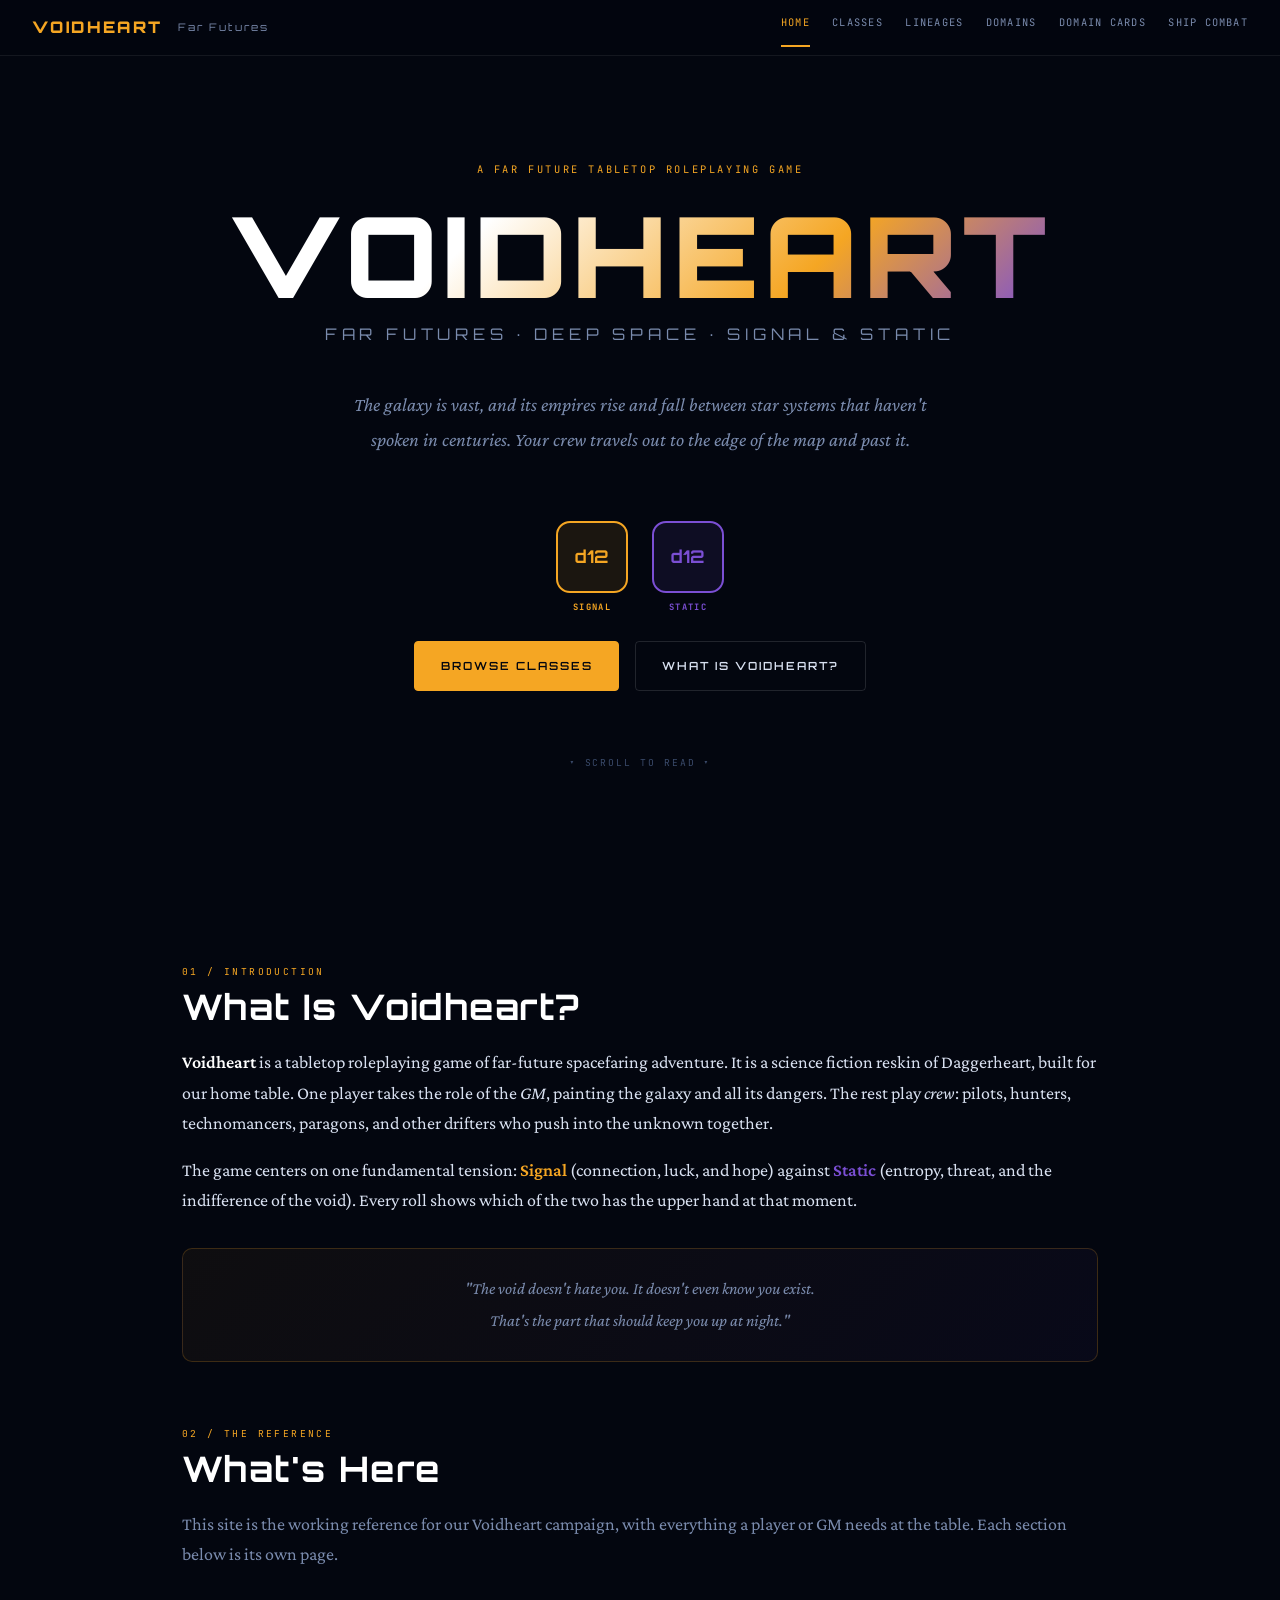
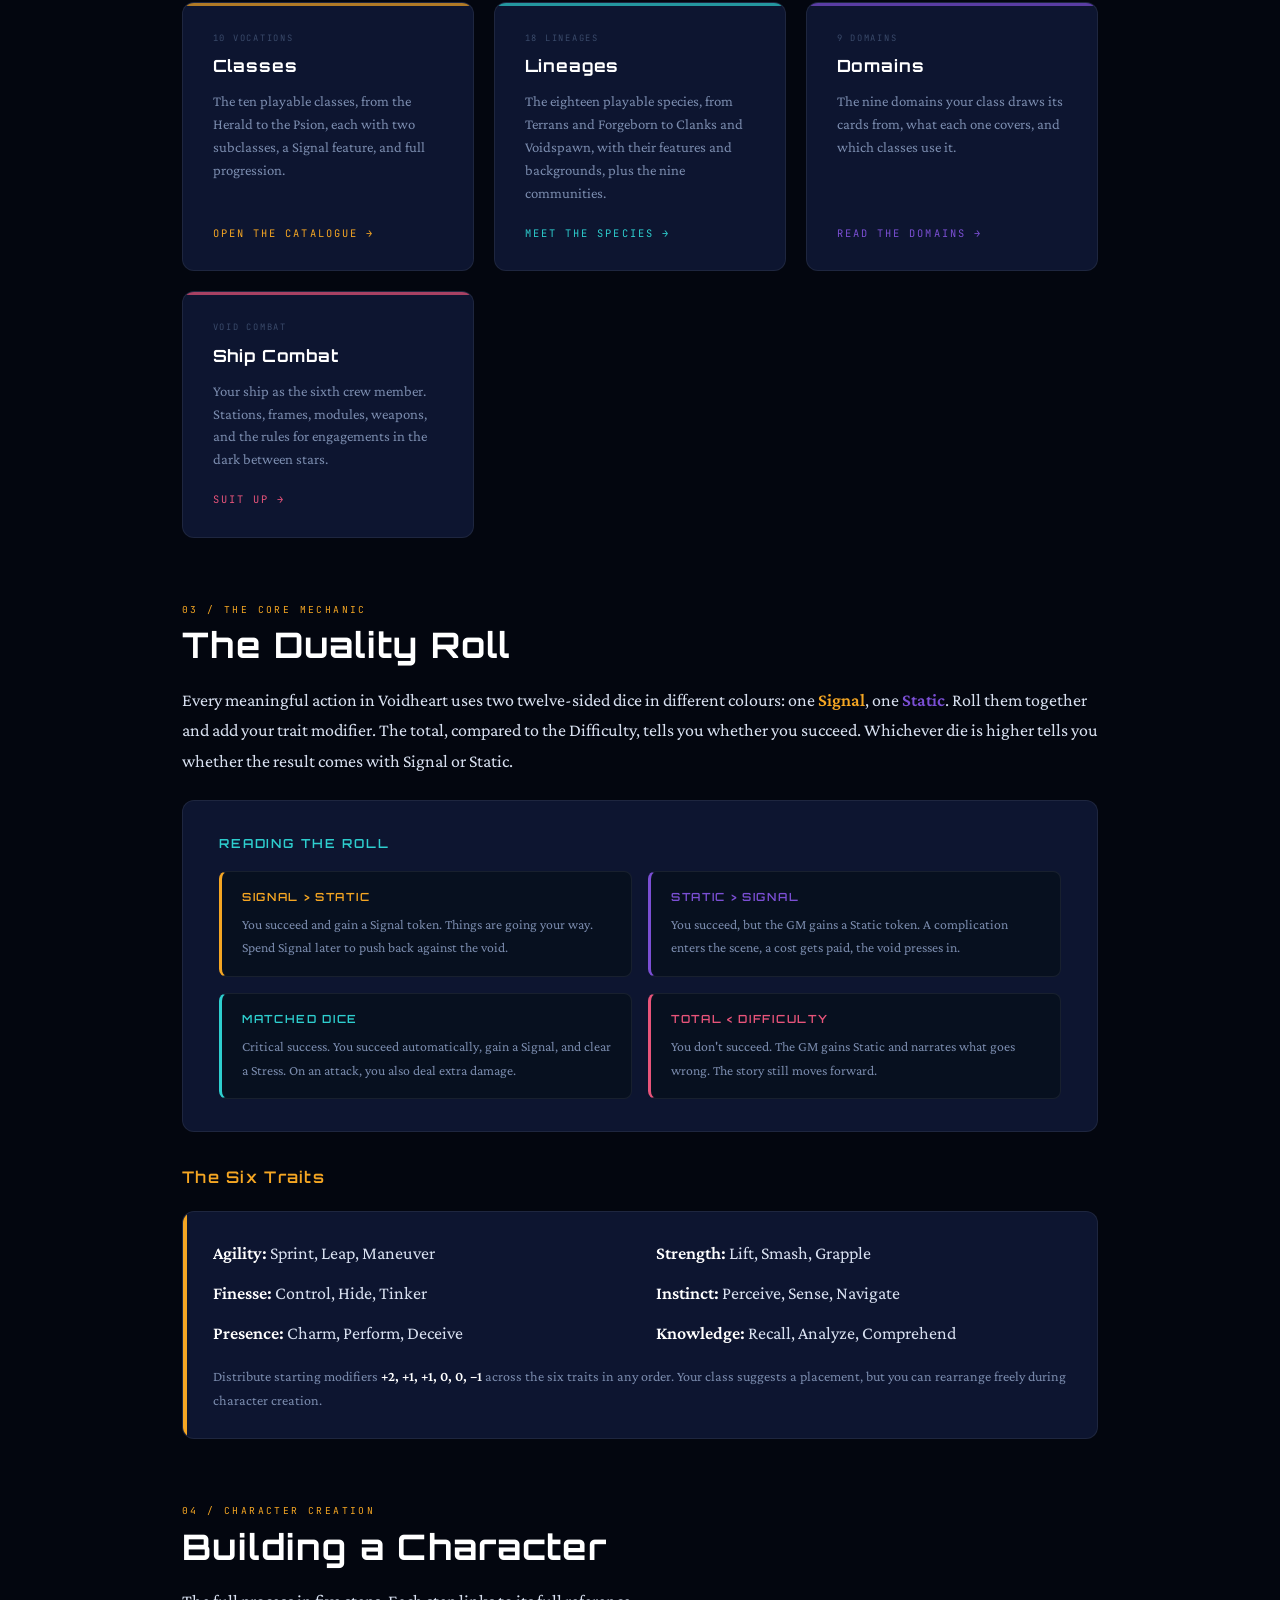
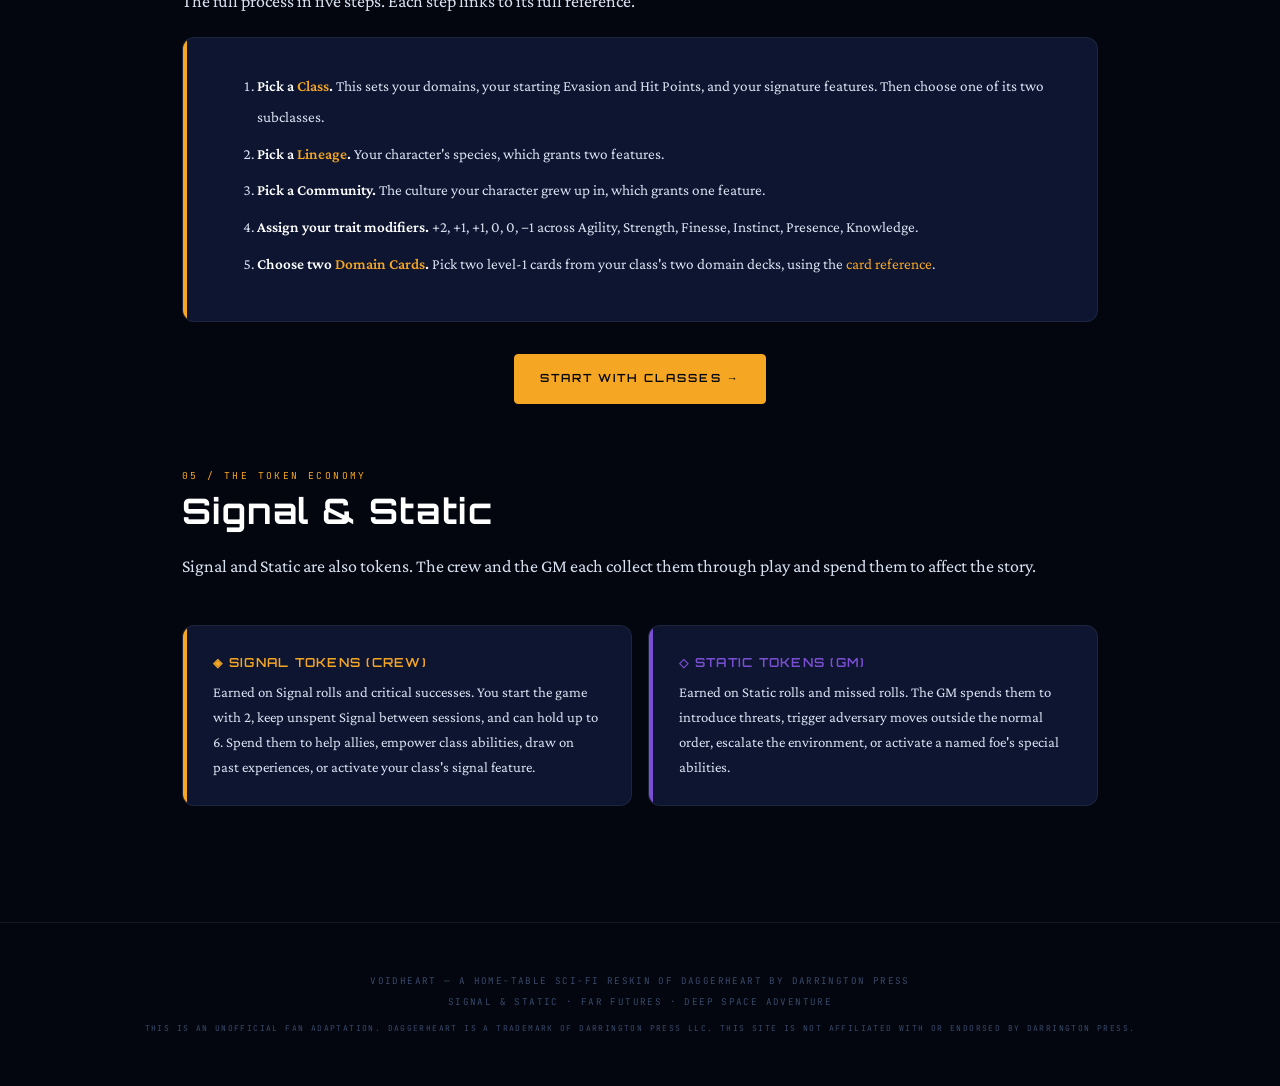
<file: index.html>
<!DOCTYPE html>
<html lang="en">
<head>
<meta charset="UTF-8">
<meta name="viewport" content="width=device-width, initial-scale=1.0">
<title>VOIDHEART — A Far Future TTRPG</title>
<link rel="preconnect" href="https://fonts.googleapis.com">
<link rel="preconnect" href="https://fonts.gstatic.com" crossorigin>
<link href="https://fonts.googleapis.com/css2?family=Orbitron:wght@400;600;700;900&family=Crimson+Pro:ital,wght@0,300;0,400;0,600;1,300;1,400&family=JetBrains+Mono:wght@300;400;700&display=swap" rel="stylesheet">
<link rel="stylesheet" href="styles.css">
<style>
/* ── LANDING-PAGE-ONLY STYLES ── */
.hero {
  position: relative;
  z-index: 1;
  min-height: 100vh;
  display: flex;
  flex-direction: column;
  align-items: center;
  justify-content: center;
  text-align: center;
  padding: 6rem 2rem 4rem;
}
.hero-tag {
  font-family: 'JetBrains Mono', monospace;
  font-size: 0.65rem;
  letter-spacing: 0.25em;
  color: var(--signal);
  text-transform: uppercase;
  margin-bottom: 1.5rem;
  animation: fadeDown 1s ease both;
}
.hero h1 {
  font-family: 'Orbitron', sans-serif;
  font-weight: 900;
  font-size: clamp(3.5rem, 10vw, 7rem);
  letter-spacing: 0.05em;
  line-height: 0.95;
  background: linear-gradient(135deg, #fff 30%, var(--signal) 70%, var(--static) 100%);
  -webkit-background-clip: text;
  -webkit-text-fill-color: transparent;
  background-clip: text;
  animation: fadeDown 1s 0.1s ease both;
}
.hero-sub {
  font-family: 'Orbitron', sans-serif;
  font-weight: 400;
  font-size: clamp(0.75rem, 2vw, 1rem);
  letter-spacing: 0.3em;
  color: var(--text-dim);
  margin-top: 0.75rem;
  text-transform: uppercase;
  animation: fadeDown 1s 0.2s ease both;
}
.hero-desc {
  max-width: 600px;
  font-size: 1.2rem;
  font-style: italic;
  color: var(--text-dim);
  margin-top: 2.5rem;
  line-height: 1.8;
  animation: fadeDown 1s 0.35s ease both;
}
.hero-dice {
  display: flex;
  gap: 1.5rem;
  margin-top: 3rem;
  animation: fadeDown 1s 0.5s ease both;
}
.die-signal, .die-static {
  width: 72px; height: 72px;
  border-radius: 14px;
  display: flex;
  align-items: center;
  justify-content: center;
  font-family: 'Orbitron', sans-serif;
  font-weight: 700;
  font-size: 1.1rem;
  position: relative;
}
.die-signal {
  background: rgba(245,166,35,0.1);
  border: 2px solid var(--signal);
  color: var(--signal);
  animation: pulse-signal 3s ease-in-out infinite;
}
.die-static {
  background: rgba(123,79,212,0.1);
  border: 2px solid var(--static);
  color: var(--static);
  animation: pulse-static 3s 1.5s ease-in-out infinite;
}
.die-label {
  position: absolute;
  bottom: -1.5rem;
  font-family: 'JetBrains Mono', monospace;
  font-size: 0.55rem;
  letter-spacing: 0.15em;
  text-transform: uppercase;
}
@keyframes pulse-signal {
  0%,100% { box-shadow: 0 0 20px rgba(245,166,35,0.2); }
  50%      { box-shadow: 0 0 40px rgba(245,166,35,0.4); }
}
@keyframes pulse-static {
  0%,100% { box-shadow: 0 0 20px rgba(123,79,212,0.2); }
  50%      { box-shadow: 0 0 40px rgba(123,79,212,0.45); }
}
@keyframes fadeDown {
  from { opacity:0; transform:translateY(-18px); }
  to   { opacity:1; transform:translateY(0); }
}
.hero-cta {
  display: flex;
  gap: 1rem;
  margin-top: 3rem;
  flex-wrap: wrap;
  justify-content: center;
  animation: fadeDown 1s 0.65s ease both;
}
.cta-btn {
  font-family: 'Orbitron', sans-serif;
  font-size: 0.7rem;
  font-weight: 600;
  letter-spacing: 0.18em;
  padding: 0.9rem 1.6rem;
  border-radius: 4px;
  text-transform: uppercase;
  text-decoration: none;
  transition: transform 0.2s, background 0.2s, color 0.2s, box-shadow 0.2s;
  display: inline-block;
}
.cta-btn.primary {
  background: var(--signal);
  color: var(--void);
  border: 1px solid var(--signal);
}
.cta-btn.primary:hover {
  transform: translateY(-2px);
  box-shadow: 0 8px 24px rgba(245,166,35,0.35);
  color: var(--void);
}
.cta-btn.secondary {
  background: transparent;
  color: var(--text);
  border: 1px solid var(--border-bright);
}
.cta-btn.secondary:hover {
  border-color: var(--signal);
  color: var(--signal);
  transform: translateY(-2px);
}
.scroll-cue {
  margin-top: 4rem;
  font-family: 'JetBrains Mono', monospace;
  font-size: 0.6rem;
  letter-spacing: 0.2em;
  color: var(--text-faint);
  text-transform: uppercase;
  animation: bob 2s ease-in-out infinite, fadeDown 1s 0.8s ease both;
}
@keyframes bob {
  0%,100% { transform: translateY(0); }
  50%      { transform: translateY(6px); }
}

/* gateway tiles */
.gateways {
  display: grid;
  grid-template-columns: repeat(auto-fill, minmax(280px, 1fr));
  gap: 1.25rem;
  margin: 2rem 0;
}
.gateway {
  background: var(--panel);
  border: 1px solid var(--border);
  border-radius: 12px;
  padding: 1.75rem 1.85rem;
  text-decoration: none;
  color: inherit;
  position: relative;
  overflow: hidden;
  transition: transform 0.25s, border-color 0.25s;
  display: flex;
  flex-direction: column;
  min-height: 200px;
}
.gateway::before {
  content: '';
  position: absolute;
  top: 0; left: 0; right: 0;
  height: 3px;
  background: var(--signal);
  opacity: 0.7;
}
.gateway:hover {
  transform: translateY(-4px);
  border-color: var(--border-signal);
}
.gateway .gw-num {
  font-family: 'JetBrains Mono', monospace;
  font-size: 0.55rem;
  letter-spacing: 0.2em;
  color: var(--text-faint);
  text-transform: uppercase;
  margin-bottom: 0.4rem;
}
.gateway h3 {
  font-family: 'Orbitron', sans-serif;
  font-size: 1.05rem;
  font-weight: 700;
  letter-spacing: 0.05em;
  margin: 0 0 0.6rem;
  color: #fff;
}
.gateway p {
  font-size: 0.92rem;
  color: var(--text-dim);
  line-height: 1.55;
  margin: 0;
  flex: 1;
}
.gateway .gw-arrow {
  font-family: 'JetBrains Mono', monospace;
  font-size: 0.65rem;
  letter-spacing: 0.2em;
  color: var(--signal);
  text-transform: uppercase;
  margin-top: 1.25rem;
}
.gateway:nth-child(2)::before { background: var(--accent-teal); }
.gateway:nth-child(2):hover { border-color: rgba(46,207,207,0.4); }
.gateway:nth-child(2) .gw-arrow { color: var(--accent-teal); }
.gateway:nth-child(3)::before { background: var(--static); }
.gateway:nth-child(3):hover { border-color: var(--border-static); }
.gateway:nth-child(3) .gw-arrow { color: var(--static); }
.gateway:nth-child(4)::before { background: var(--accent-rose); }
.gateway:nth-child(4):hover { border-color: rgba(232,84,122,0.4); }
.gateway:nth-child(4) .gw-arrow { color: var(--accent-rose); }

/* core mechanic preview */
.mechanic-preview {
  background: var(--panel);
  border: 1px solid var(--border);
  border-radius: 12px;
  padding: 2rem 2.25rem;
  margin: 1.5rem 0;
}
.preview-grid {
  display: grid;
  grid-template-columns: 1fr 1fr;
  gap: 1rem;
  margin-top: 1rem;
}
.preview-tile {
  background: var(--panel-darker);
  border: 1px solid var(--border);
  border-radius: 8px;
  padding: 1rem 1.25rem;
}
.preview-tile.signal-tile { border-left: 3px solid var(--signal); }
.preview-tile.static-tile { border-left: 3px solid var(--static); }
.preview-tile h4 { font-size: 0.7rem; letter-spacing: 0.15em; margin-bottom: 0.4rem; }
.preview-tile.signal-tile h4 { color: var(--signal); }
.preview-tile.static-tile h4 { color: var(--static); }
.preview-tile p { font-size: 0.86rem; color: var(--text-dim); margin: 0; }

@media (max-width: 720px) {
  .preview-grid { grid-template-columns: 1fr; }
}
</style>
</head>
<body>

<div id="starfield"></div>

<nav class="site-nav">
  <a class="nav-logo" href="index.html">VOIDHEART <span>Far Futures</span></a>
  <button class="nav-toggle" aria-label="Toggle menu">MENU</button>
  <ul class="nav-links">
    <li><a href="index.html" class="active">Home</a></li>
    <li><a href="classes.html">Classes</a></li>
    <li><a href="lineages.html">Lineages</a></li>
    <li><a href="domains.html">Domains</a></li>
    <li><a href="domain-cards.html">Domain Cards</a></li>
    <li><a href="ship-combat.html">Ship Combat</a></li>
  </ul>
</nav>

<!-- HERO -->
<div class="hero">
  <div class="hero-tag">A Far Future Tabletop Roleplaying Game</div>
  <h1>VOIDHEART</h1>
  <div class="hero-sub">Far Futures · Deep Space · Signal &amp; Static</div>
  <p class="hero-desc">
    The galaxy is vast, and its empires rise and fall between star systems that haven't spoken in centuries. Your crew travels out to the edge of the map and past it.
  </p>
  <div class="hero-dice">
    <div style="text-align:center">
      <div class="die-signal">d12<div class="die-label" style="color:var(--signal)">Signal</div></div>
    </div>
    <div style="text-align:center">
      <div class="die-static">d12<div class="die-label" style="color:var(--static)">Static</div></div>
    </div>
  </div>
  <div class="hero-cta">
    <a class="cta-btn primary" href="classes.html">Browse Classes</a>
    <a class="cta-btn secondary" href="#start">What is Voidheart?</a>
  </div>
  <div class="scroll-cue">▾ Scroll to Read ▾</div>
</div>

<main>

  <!-- WHAT IS IT -->
  <section id="start">
    <div class="section-label">01 / Introduction</div>
    <h2>What Is Voidheart?</h2>
    <p>
      <strong>Voidheart</strong> is a tabletop roleplaying game of far-future spacefaring adventure. It is a science fiction reskin of Daggerheart, built for our home table. One player takes the role of the <em>GM</em>, painting the
      galaxy and all its dangers. The rest play <em>crew</em>: pilots, hunters, technomancers, paragons, and other
      drifters who push into the unknown together.
    </p>
    <p>
      The game centers on one fundamental tension: <strong style="color:var(--signal)">Signal</strong> (connection, luck, and hope) against <strong style="color:var(--static)">Static</strong> (entropy, threat, and the indifference of the void). Every roll shows which of the two has the upper hand at that moment.
    </p>
    <div class="callout">
      "The void doesn't hate you. It doesn't even know you exist.<br>
      That's the part that should keep you up at night."
    </div>
  </section>

  <!-- GATEWAY TILES -->
  <section id="gateways">
    <div class="section-label">02 / The Reference</div>
    <h2>What's Here</h2>
    <p style="color:var(--text-dim);margin-bottom:1.5rem">
      This site is the working reference for our Voidheart campaign, with everything a player or GM needs at the table. Each section below is its own page.
    </p>
    <div class="gateways">
      <a class="gateway" href="classes.html">
        <div class="gw-num">10 Vocations</div>
        <h3>Classes</h3>
        <p>The ten playable classes, from the Herald to the Psion, each with two subclasses, a Signal feature, and full progression.</p>
        <div class="gw-arrow">Open the catalogue →</div>
      </a>
      <a class="gateway" href="lineages.html">
        <div class="gw-num">18 Lineages</div>
        <h3>Lineages</h3>
        <p>The eighteen playable species, from Terrans and Forgeborn to Clanks and Voidspawn, with their features and backgrounds, plus the nine communities.</p>
        <div class="gw-arrow">Meet the species →</div>
      </a>
      <a class="gateway" href="domains.html">
        <div class="gw-num">9 Domains</div>
        <h3>Domains</h3>
        <p>The nine domains your class draws its cards from, what each one covers, and which classes use it.</p>
        <div class="gw-arrow">Read the domains →</div>
      </a>
      <a class="gateway" href="ship-combat.html">
        <div class="gw-num">Void Combat</div>
        <h3>Ship Combat</h3>
        <p>Your ship as the sixth crew member. Stations, frames, modules, weapons, and the rules for engagements in the dark between stars.</p>
        <div class="gw-arrow">Suit up →</div>
      </a>
    </div>
  </section>

  <!-- THE CORE ROLL (preview) -->
  <section id="core">
    <div class="section-label">03 / The Core Mechanic</div>
    <h2>The Duality Roll</h2>
    <p>
      Every meaningful action in Voidheart uses two twelve-sided dice in different colours: one
      <strong style="color:var(--signal)">Signal</strong>, one <strong style="color:var(--static)">Static</strong>.
      Roll them together and add your trait modifier. The total, compared to the Difficulty, tells you whether you succeed. Whichever die is higher tells you whether the result comes with Signal or Static.
    </p>

    <div class="mechanic-preview">
      <h4 style="color:var(--accent-teal);font-size:0.78rem;letter-spacing:0.15em">READING THE ROLL</h4>
      <div class="preview-grid">
        <div class="preview-tile signal-tile">
          <h4>SIGNAL &gt; STATIC</h4>
          <p>You succeed and gain a Signal token. Things are going your way. Spend Signal later to push back against the void.</p>
        </div>
        <div class="preview-tile static-tile">
          <h4>STATIC &gt; SIGNAL</h4>
          <p>You succeed, but the GM gains a Static token. A complication enters the scene, a cost gets paid, the void presses in.</p>
        </div>
        <div class="preview-tile signal-tile" style="border-left-color:var(--accent-teal)">
          <h4 style="color:var(--accent-teal)">MATCHED DICE</h4>
          <p>Critical success. You succeed automatically, gain a Signal, and clear a Stress. On an attack, you also deal extra damage.</p>
        </div>
        <div class="preview-tile static-tile" style="border-left-color:var(--accent-rose)">
          <h4 style="color:var(--accent-rose)">TOTAL &lt; DIFFICULTY</h4>
          <p>You don't succeed. The GM gains Static and narrates what goes wrong. The story still moves forward.</p>
        </div>
      </div>
    </div>

    <h3>The Six Traits</h3>
    <div class="rule-card">
      <div style="display:grid;grid-template-columns:1fr 1fr;gap:0.6rem 2rem">
        <div><strong>Agility:</strong> Sprint, Leap, Maneuver</div>
        <div><strong>Strength:</strong> Lift, Smash, Grapple</div>
        <div><strong>Finesse:</strong> Control, Hide, Tinker</div>
        <div><strong>Instinct:</strong> Perceive, Sense, Navigate</div>
        <div><strong>Presence:</strong> Charm, Perform, Deceive</div>
        <div><strong>Knowledge:</strong> Recall, Analyze, Comprehend</div>
      </div>
      <p style="margin-top:1rem;font-size:0.88rem;color:var(--text-dim)">
        Distribute starting modifiers <strong>+2, +1, +1, 0, 0, −1</strong> across the six traits in any order. Your class
        suggests a placement, but you can rearrange freely during character creation.
      </p>
    </div>
  </section>

  <!-- CHARACTER CREATION QUICKSTART -->
  <section id="creation">
    <div class="section-label">04 / Character Creation</div>
    <h2>Building a Character</h2>
    <p>The full process in five steps. Each step links to its full reference.</p>

    <div class="rule-card">
      <ol style="padding-left:1.25rem;line-height:2;font-size:0.95rem">
        <li><strong>Pick a <a href="classes.html">Class</a>.</strong> This sets your domains, your starting Evasion and Hit Points, and your signature features. Then choose one of its two subclasses.</li>
        <li><strong>Pick a <a href="lineages.html">Lineage</a>.</strong> Your character's species, which grants two features.</li>
        <li><strong>Pick a Community.</strong> The culture your character grew up in, which grants one feature.</li>
        <li><strong>Assign your trait modifiers.</strong> +2, +1, +1, 0, 0, −1 across Agility, Strength, Finesse, Instinct, Presence, Knowledge.</li>
        <li><strong>Choose two <a href="domain-cards.html">Domain Cards</a>.</strong> Pick two level-1 cards from your class's two domain decks, using the <a href="domain-cards.html">card reference</a>.</li>
      </ol>
    </div>

    <p style="text-align:center;margin-top:2rem">
      <a class="cta-btn primary" href="classes.html">Start With Classes →</a>
    </p>
  </section>

  <!-- SIGNAL / STATIC ECONOMY -->
  <section id="economy">
    <div class="section-label">05 / The Token Economy</div>
    <h2>Signal &amp; Static</h2>
    <p>
      Signal and Static are also tokens. The crew and the GM each collect them through play and spend them to affect the story.
    </p>
    <div class="grid-2" style="margin-top:1.5rem">
      <div class="rule-card">
        <h4 style="color:var(--signal)">◈ SIGNAL TOKENS (CREW)</h4>
        <p style="font-size:0.92rem">
          Earned on Signal rolls and critical successes. You start the game with 2, keep unspent Signal between sessions, and can hold up to 6. Spend them to help allies,
          empower class abilities, draw on past experiences, or activate your class's signal feature.
        </p>
      </div>
      <div class="rule-card static-card">
        <h4 style="color:var(--static)">◇ STATIC TOKENS (GM)</h4>
        <p style="font-size:0.92rem">
          Earned on Static rolls and missed rolls. The GM spends them to introduce threats, trigger adversary moves
          outside the normal order, escalate the environment, or activate a named foe's special abilities.
        </p>
      </div>
    </div>
  </section>

</main>

<footer>
  <div>VOIDHEART &mdash; A home-table sci-fi reskin of Daggerheart by Darrington Press</div>
  <div>Signal &amp; Static · Far Futures · Deep Space Adventure</div>
  <div style="margin-top:0.5rem;font-size:0.5rem">
    This is an unofficial fan adaptation. Daggerheart is a trademark of Darrington Press LLC.
    This site is not affiliated with or endorsed by Darrington Press.
  </div>
</footer>

<script src="scripts.js"></script>
</body>
</html>
</file>
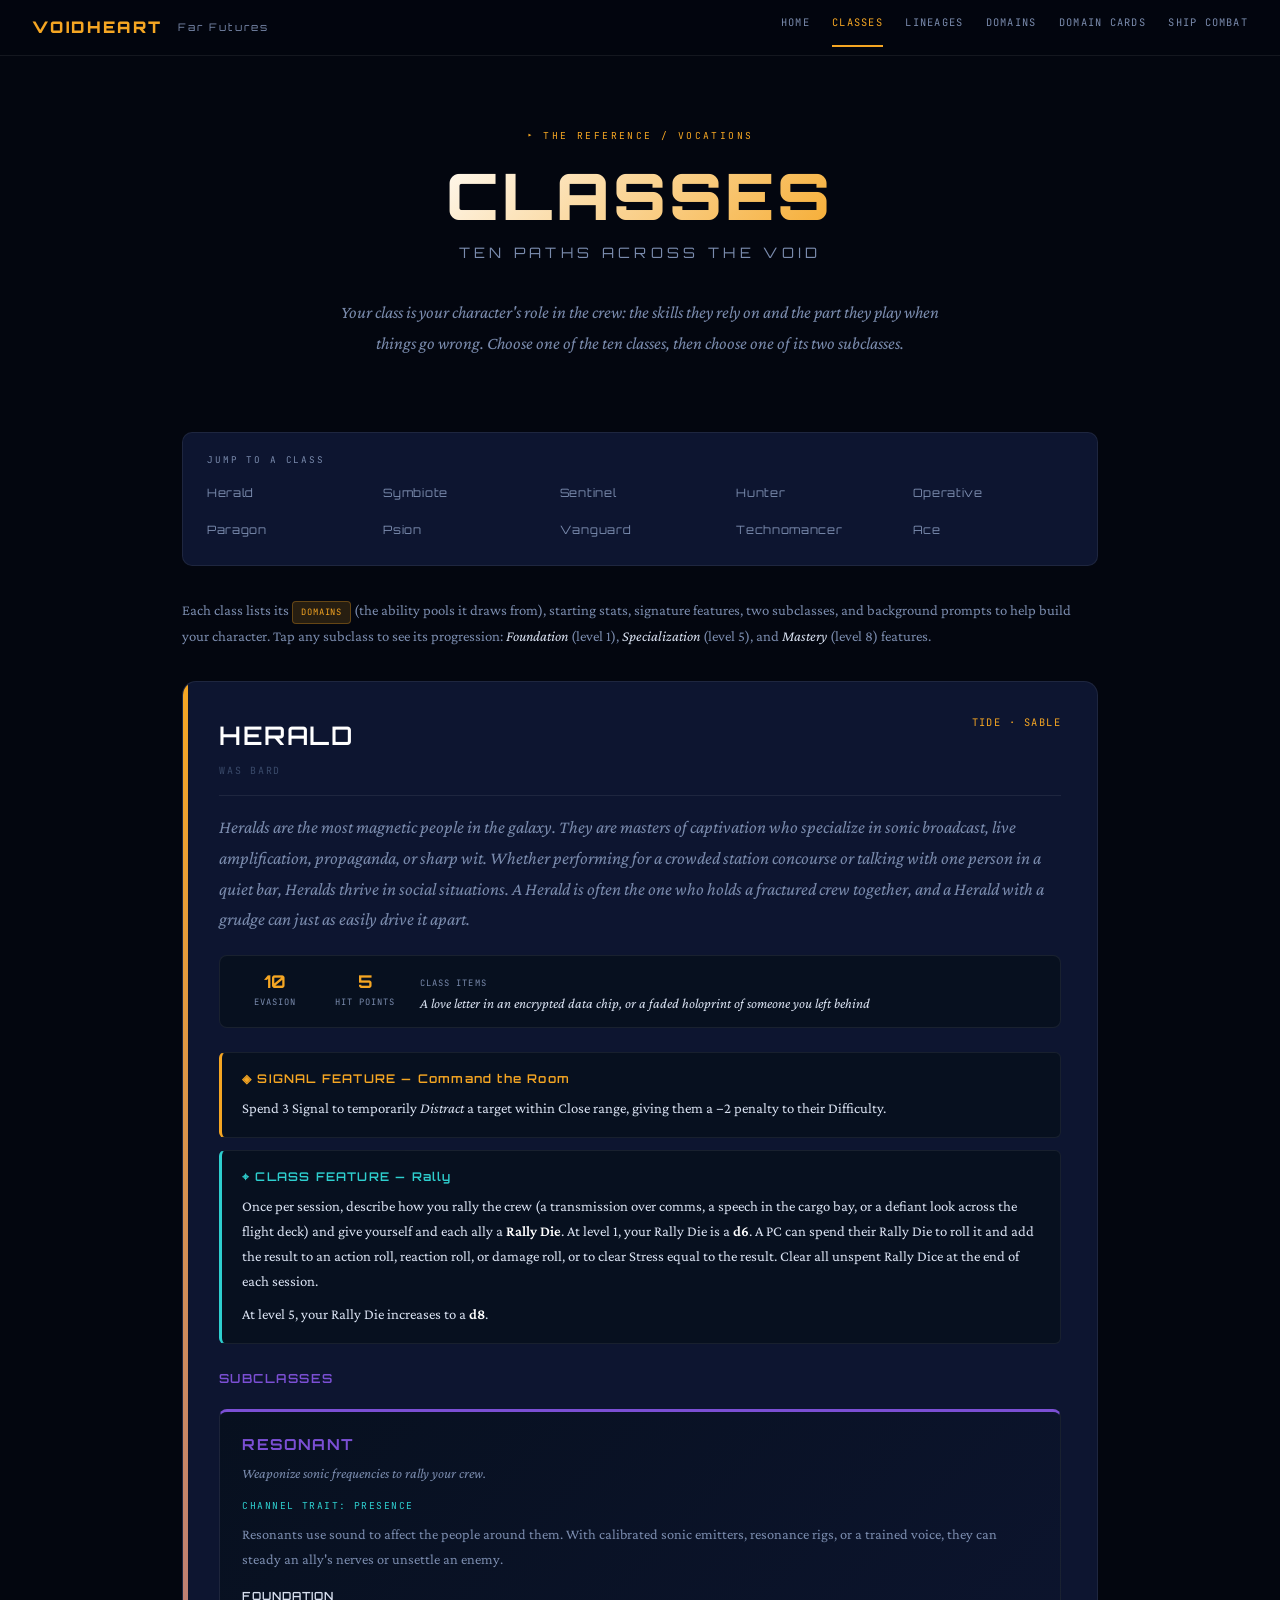
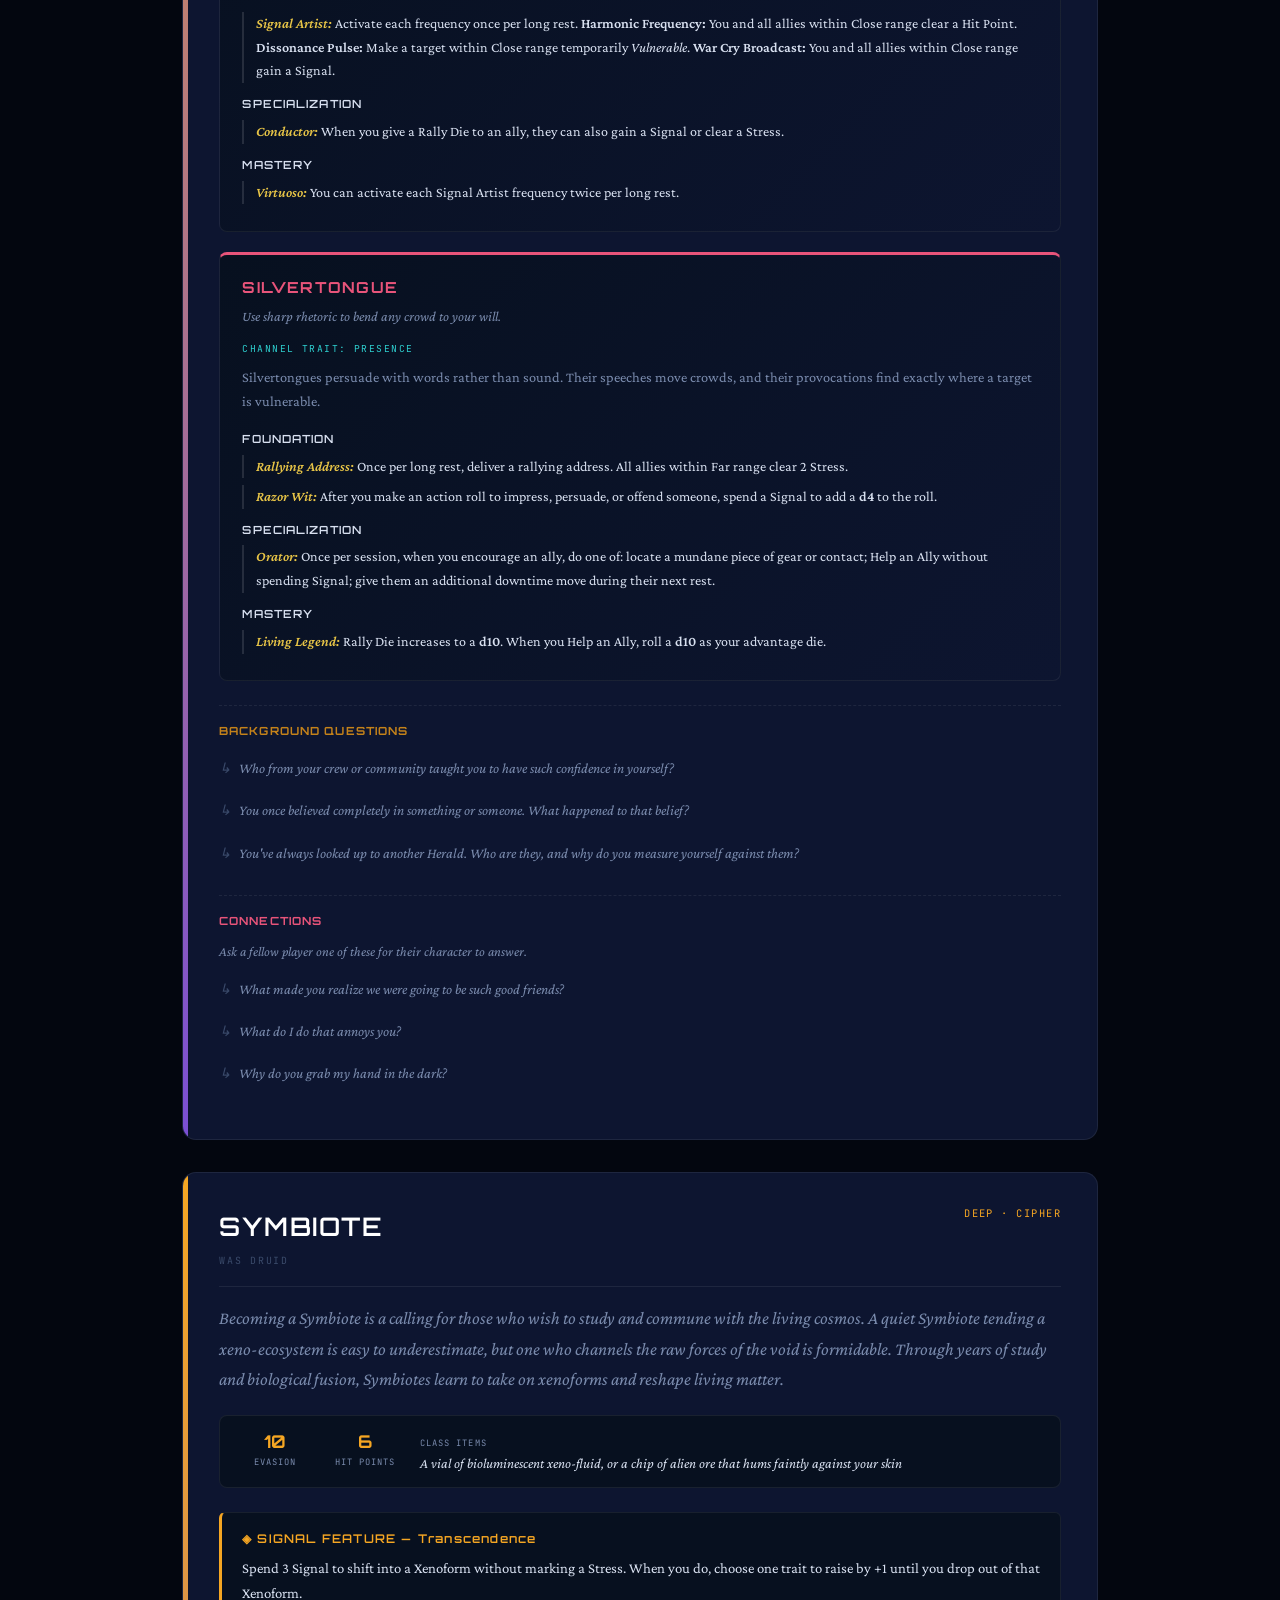
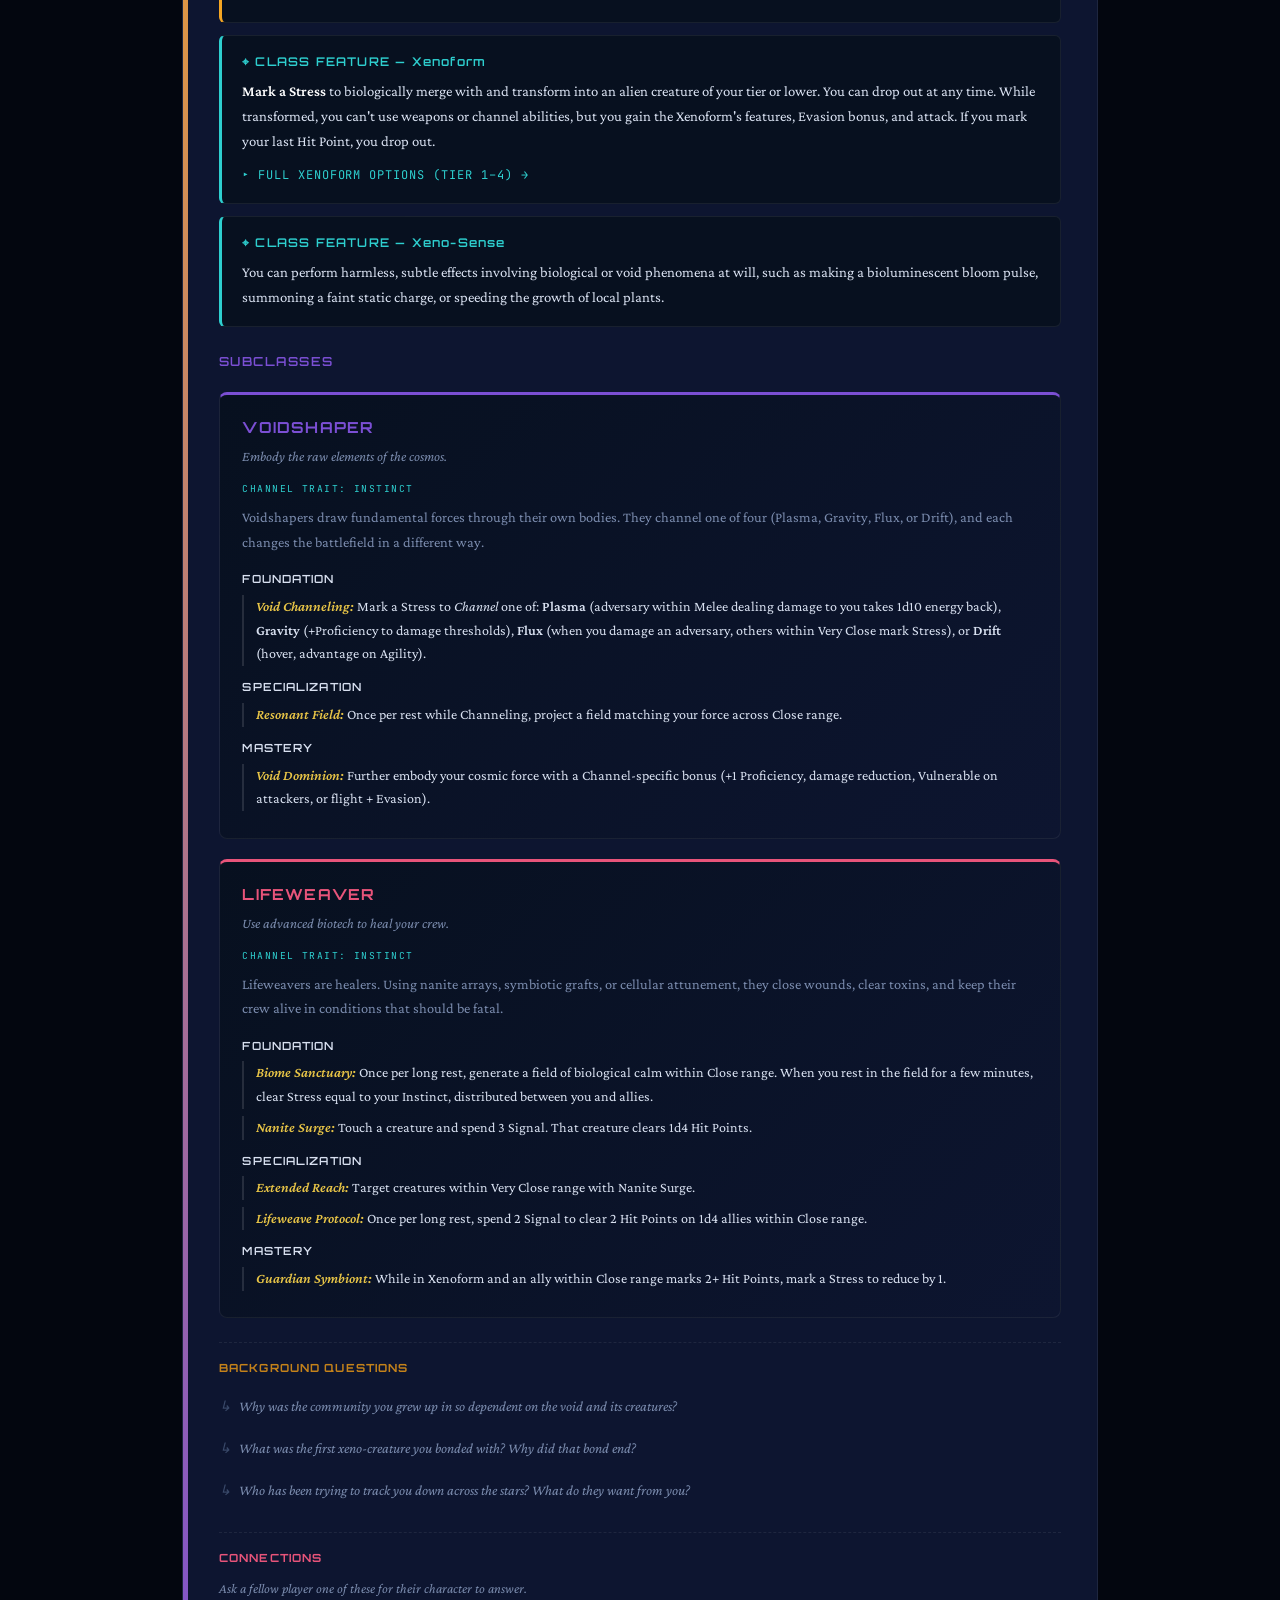
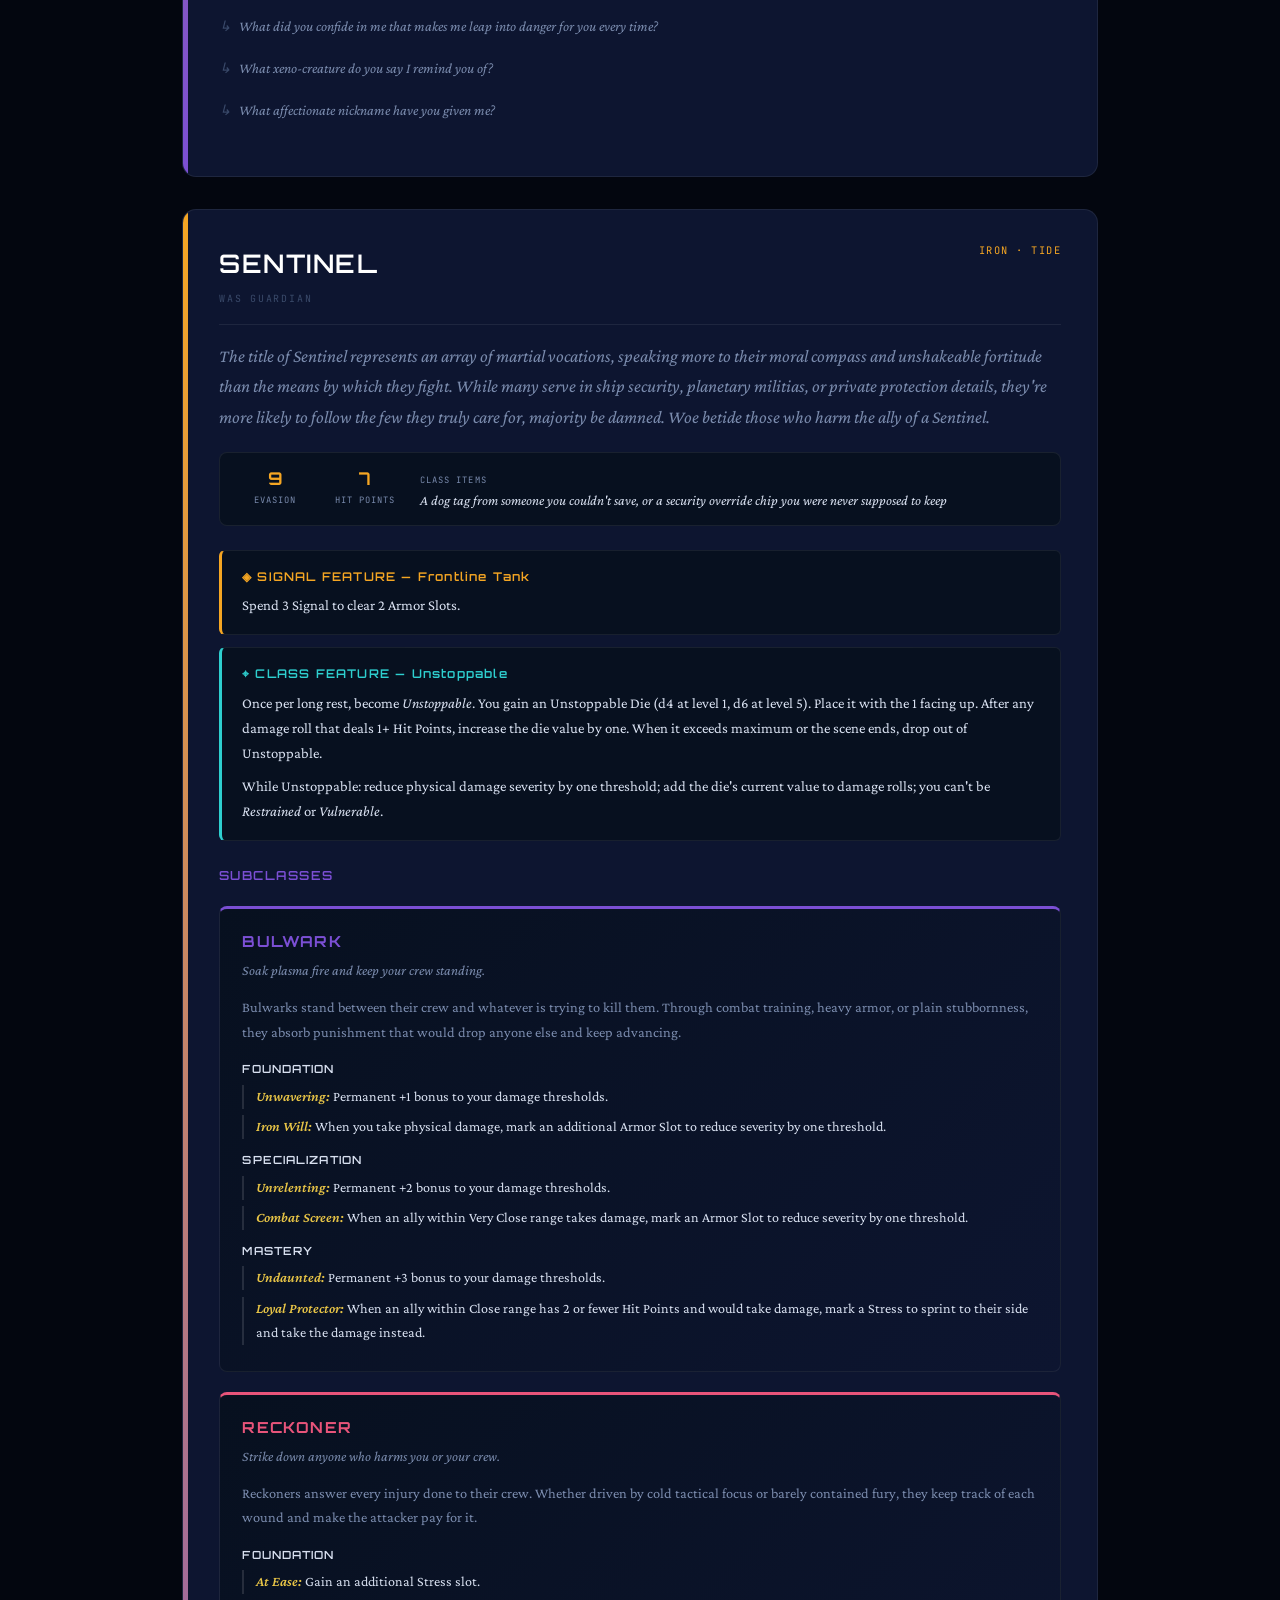
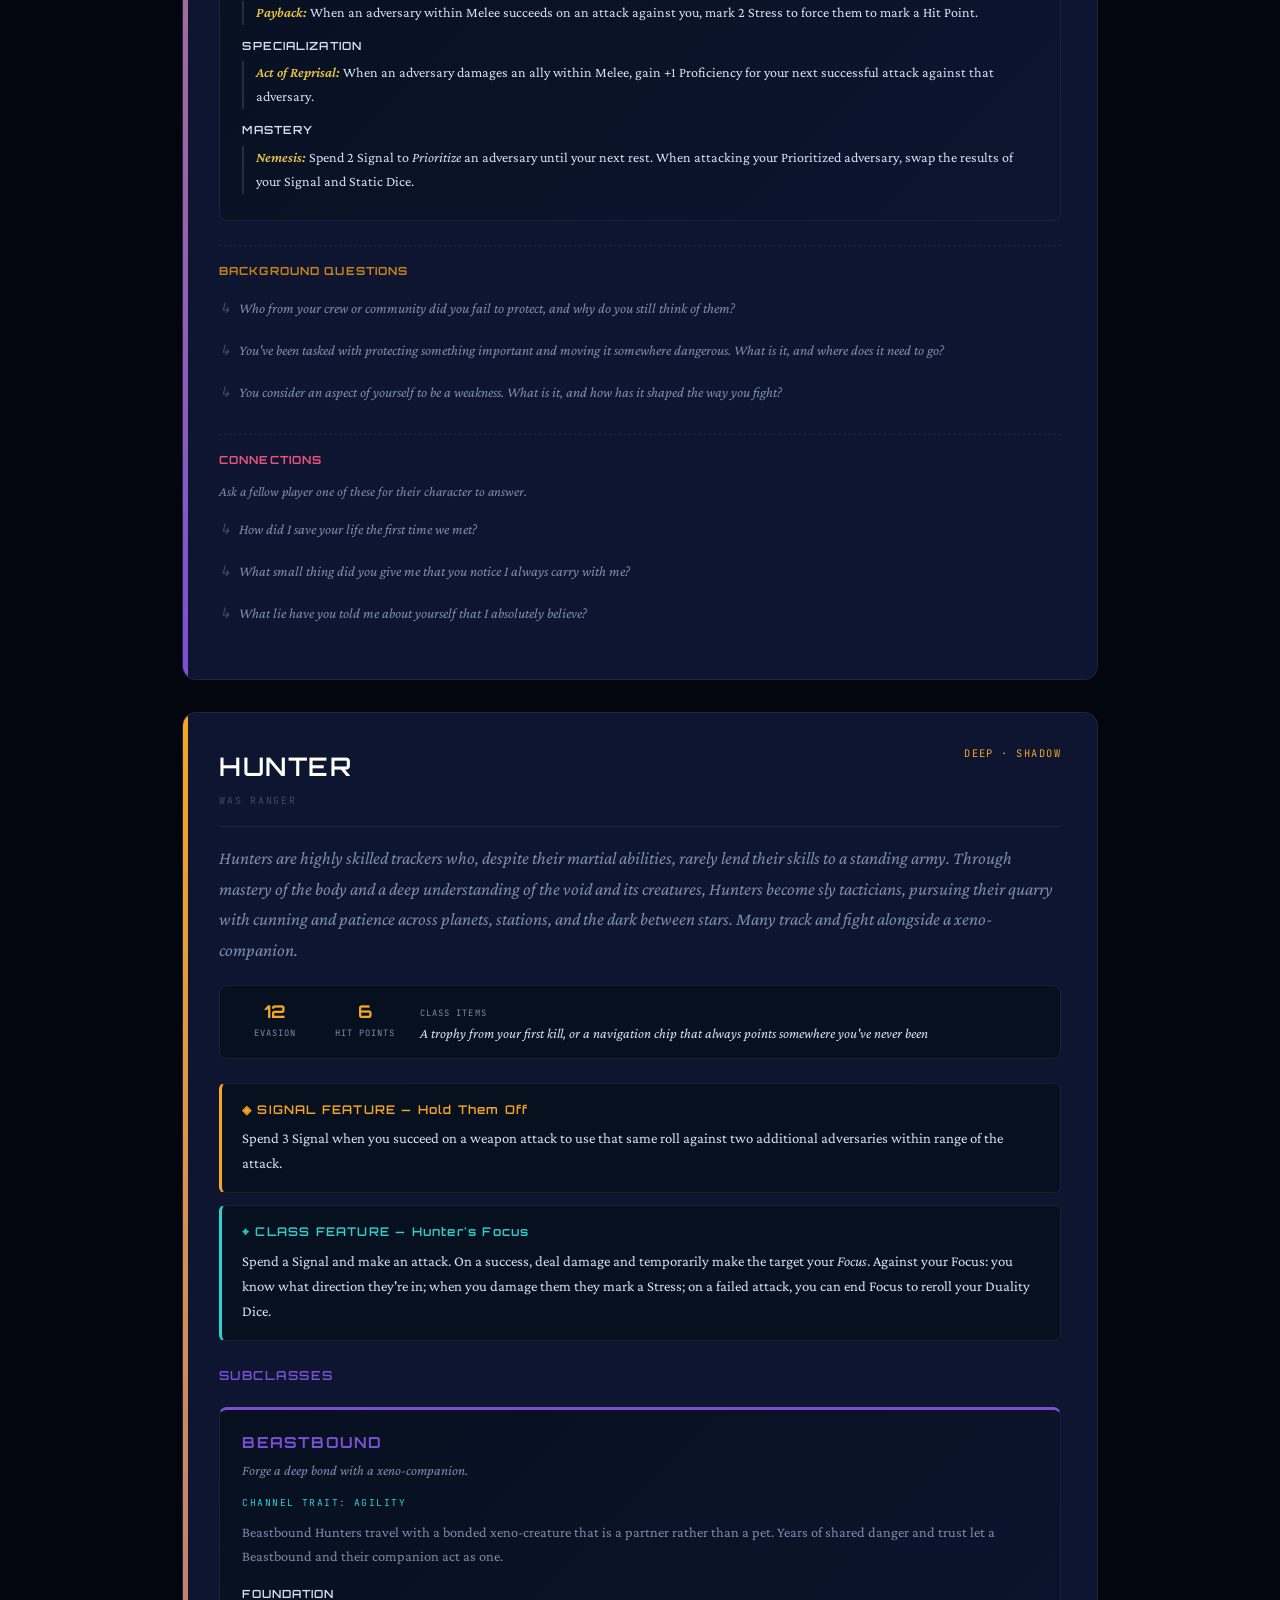
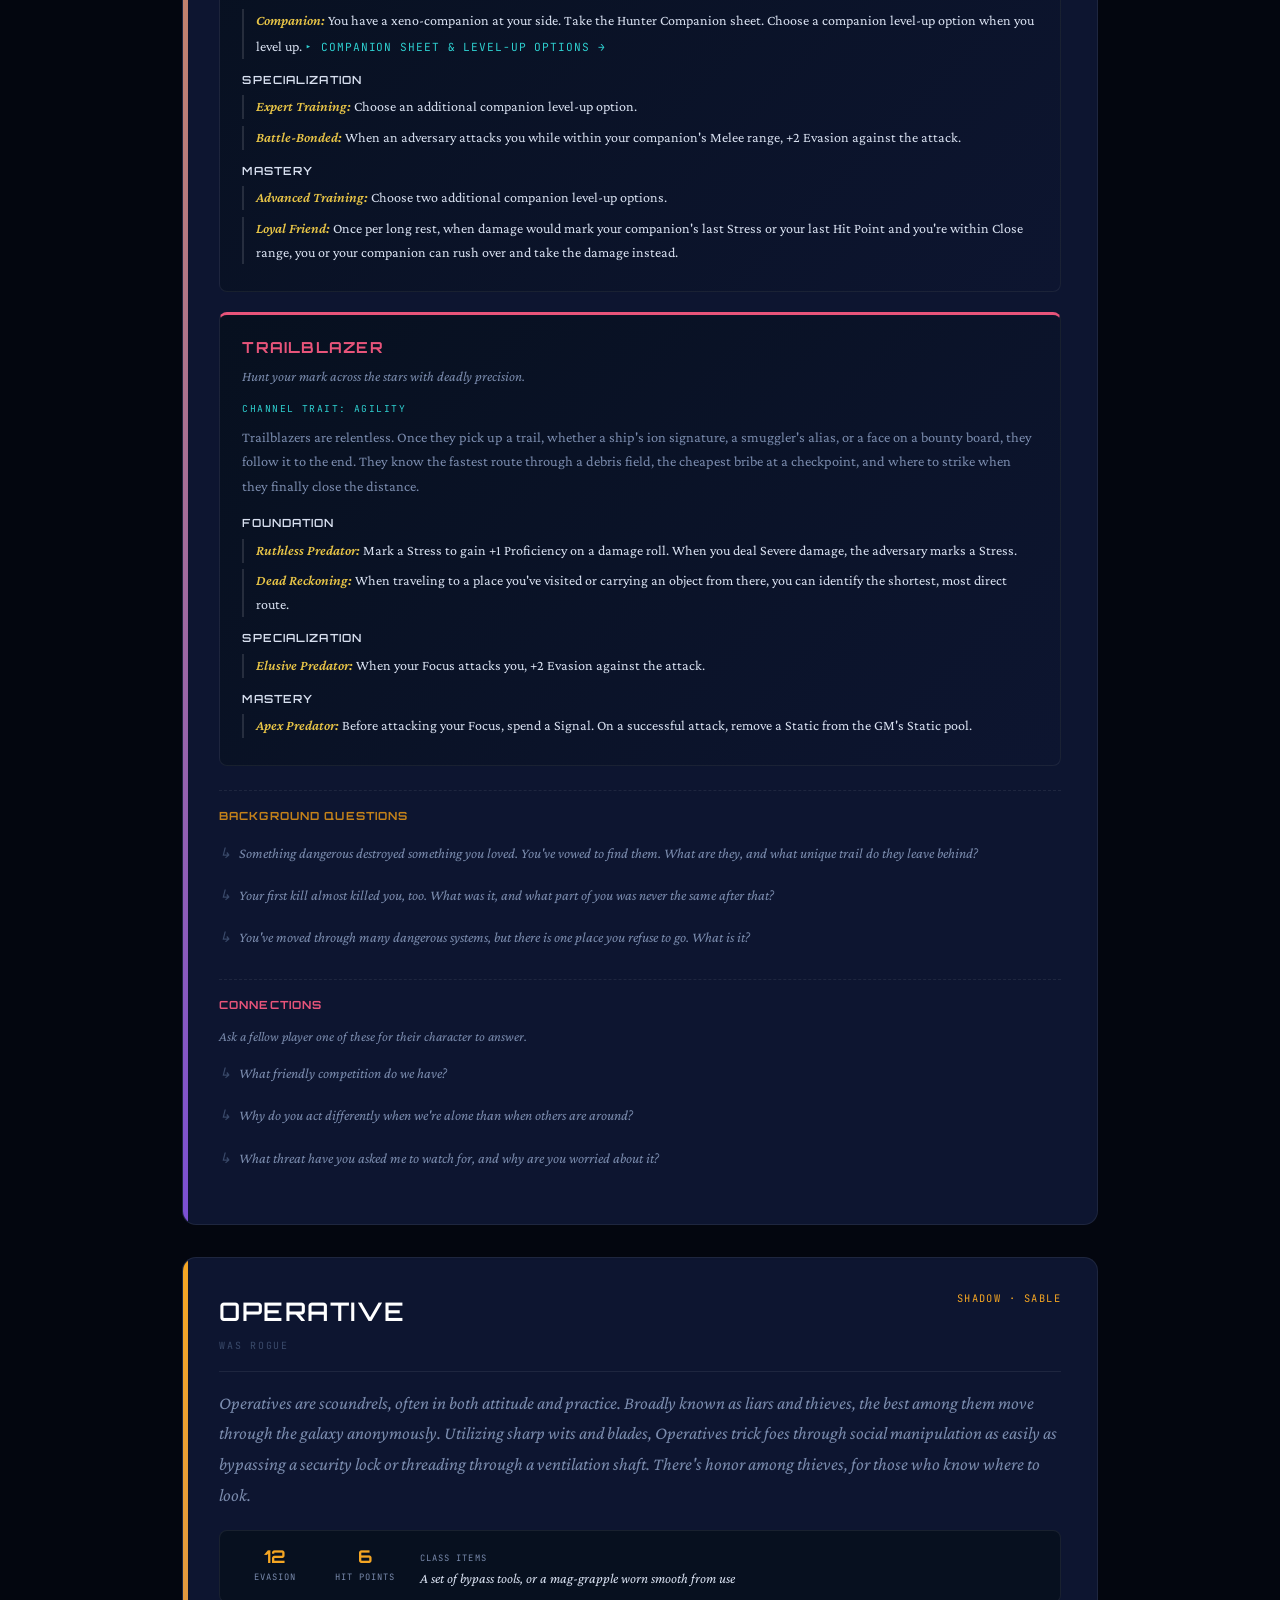
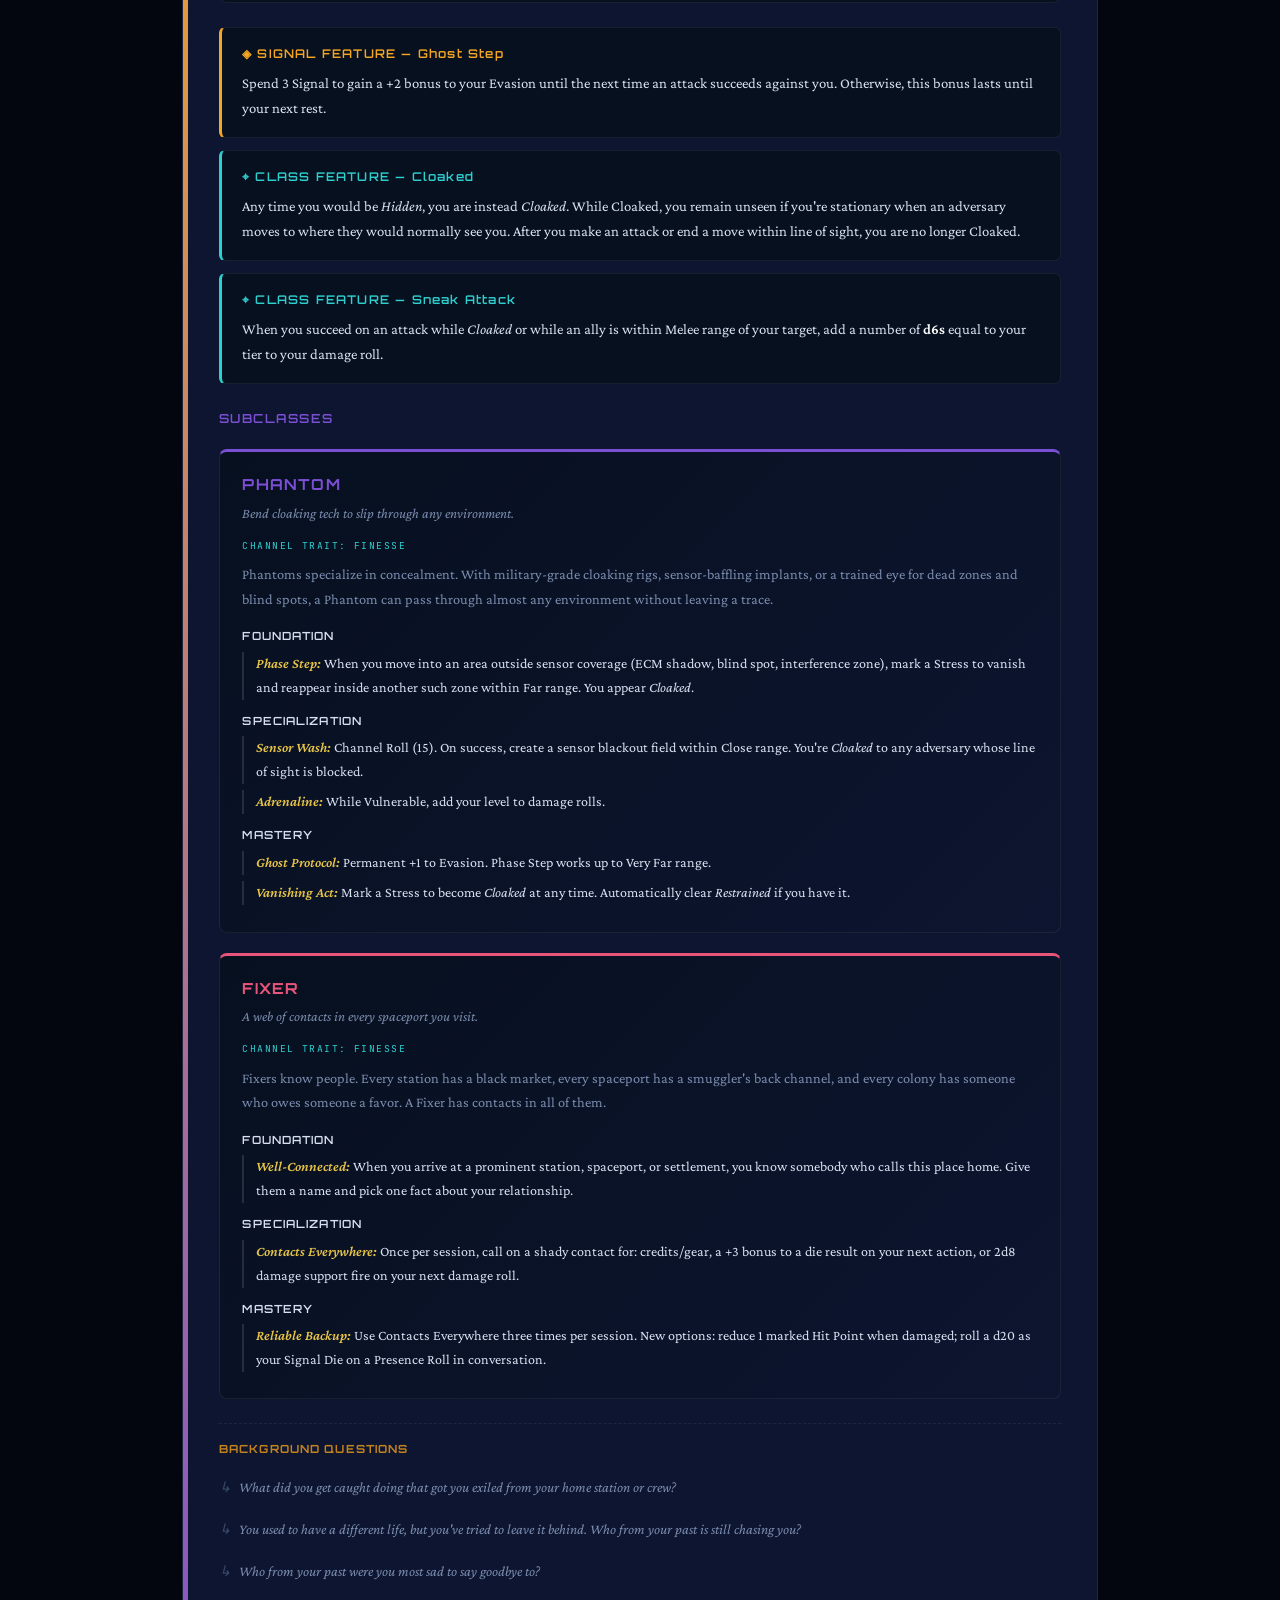
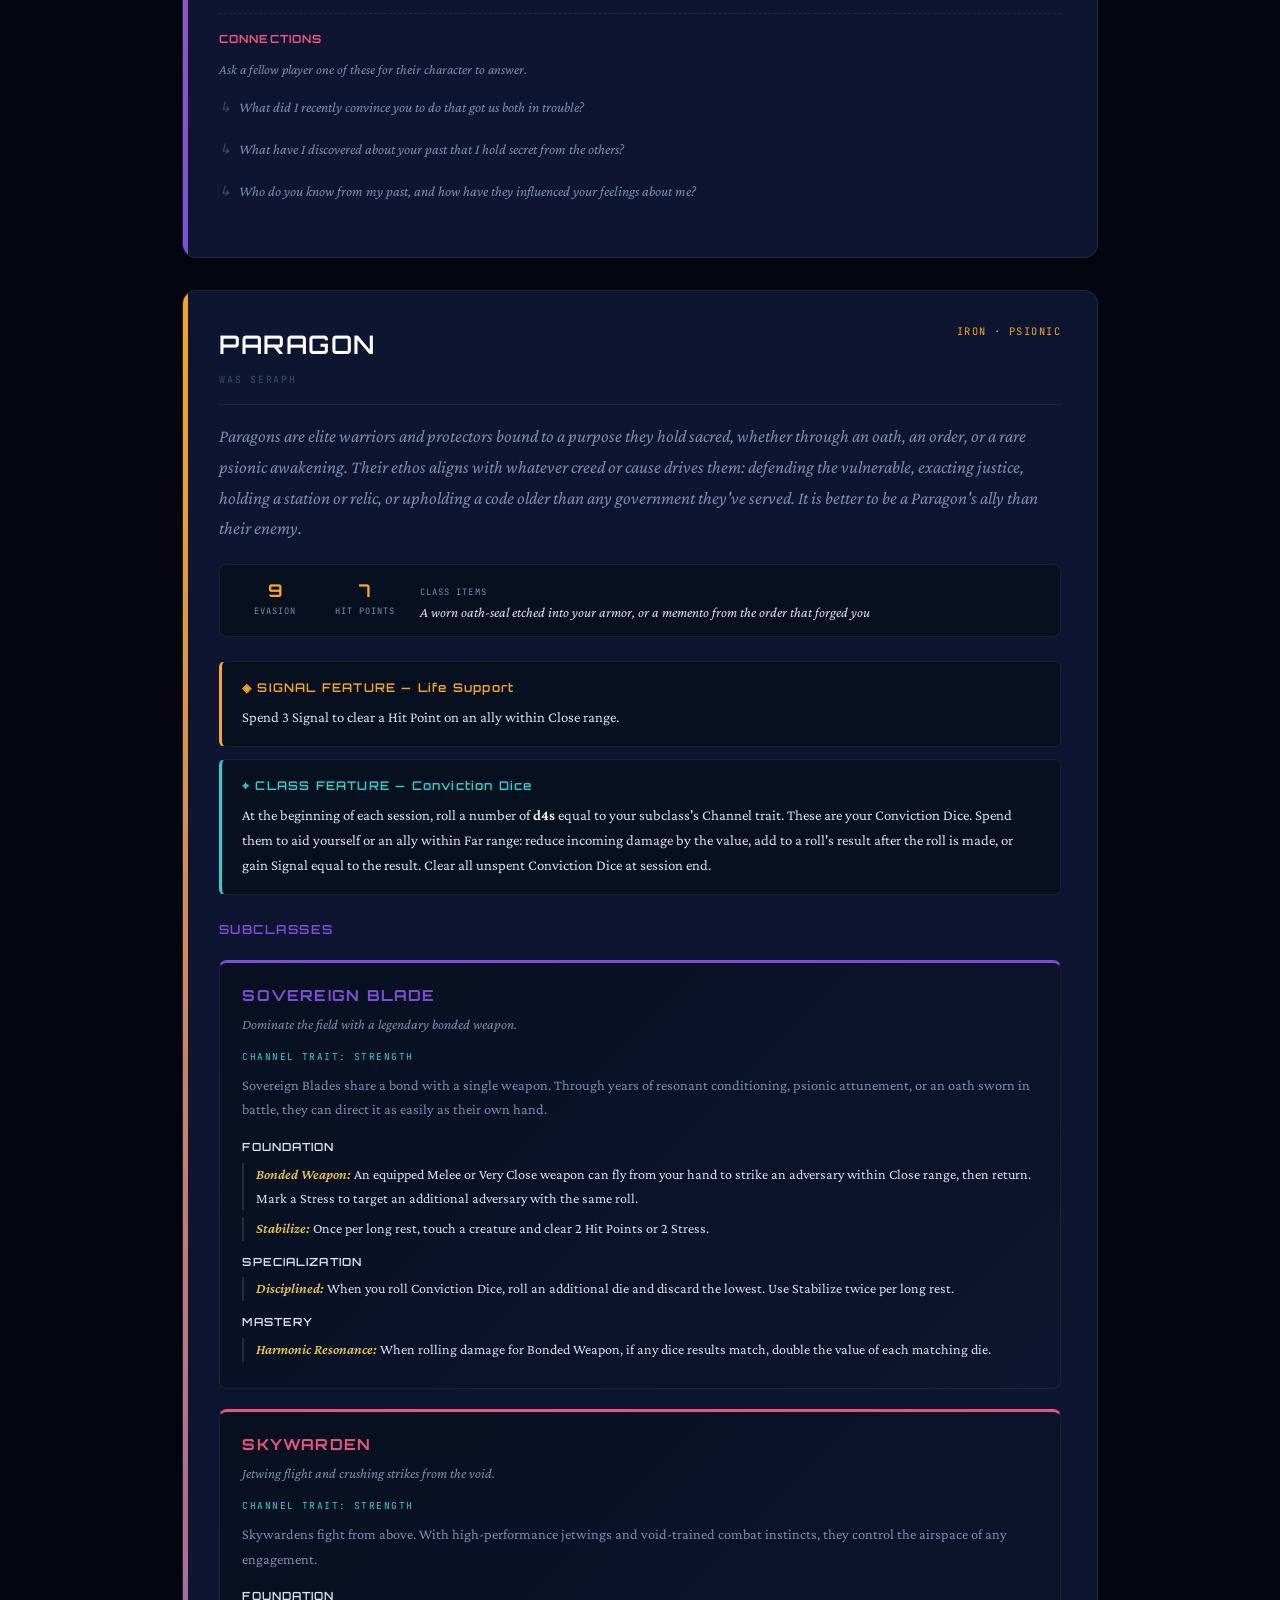
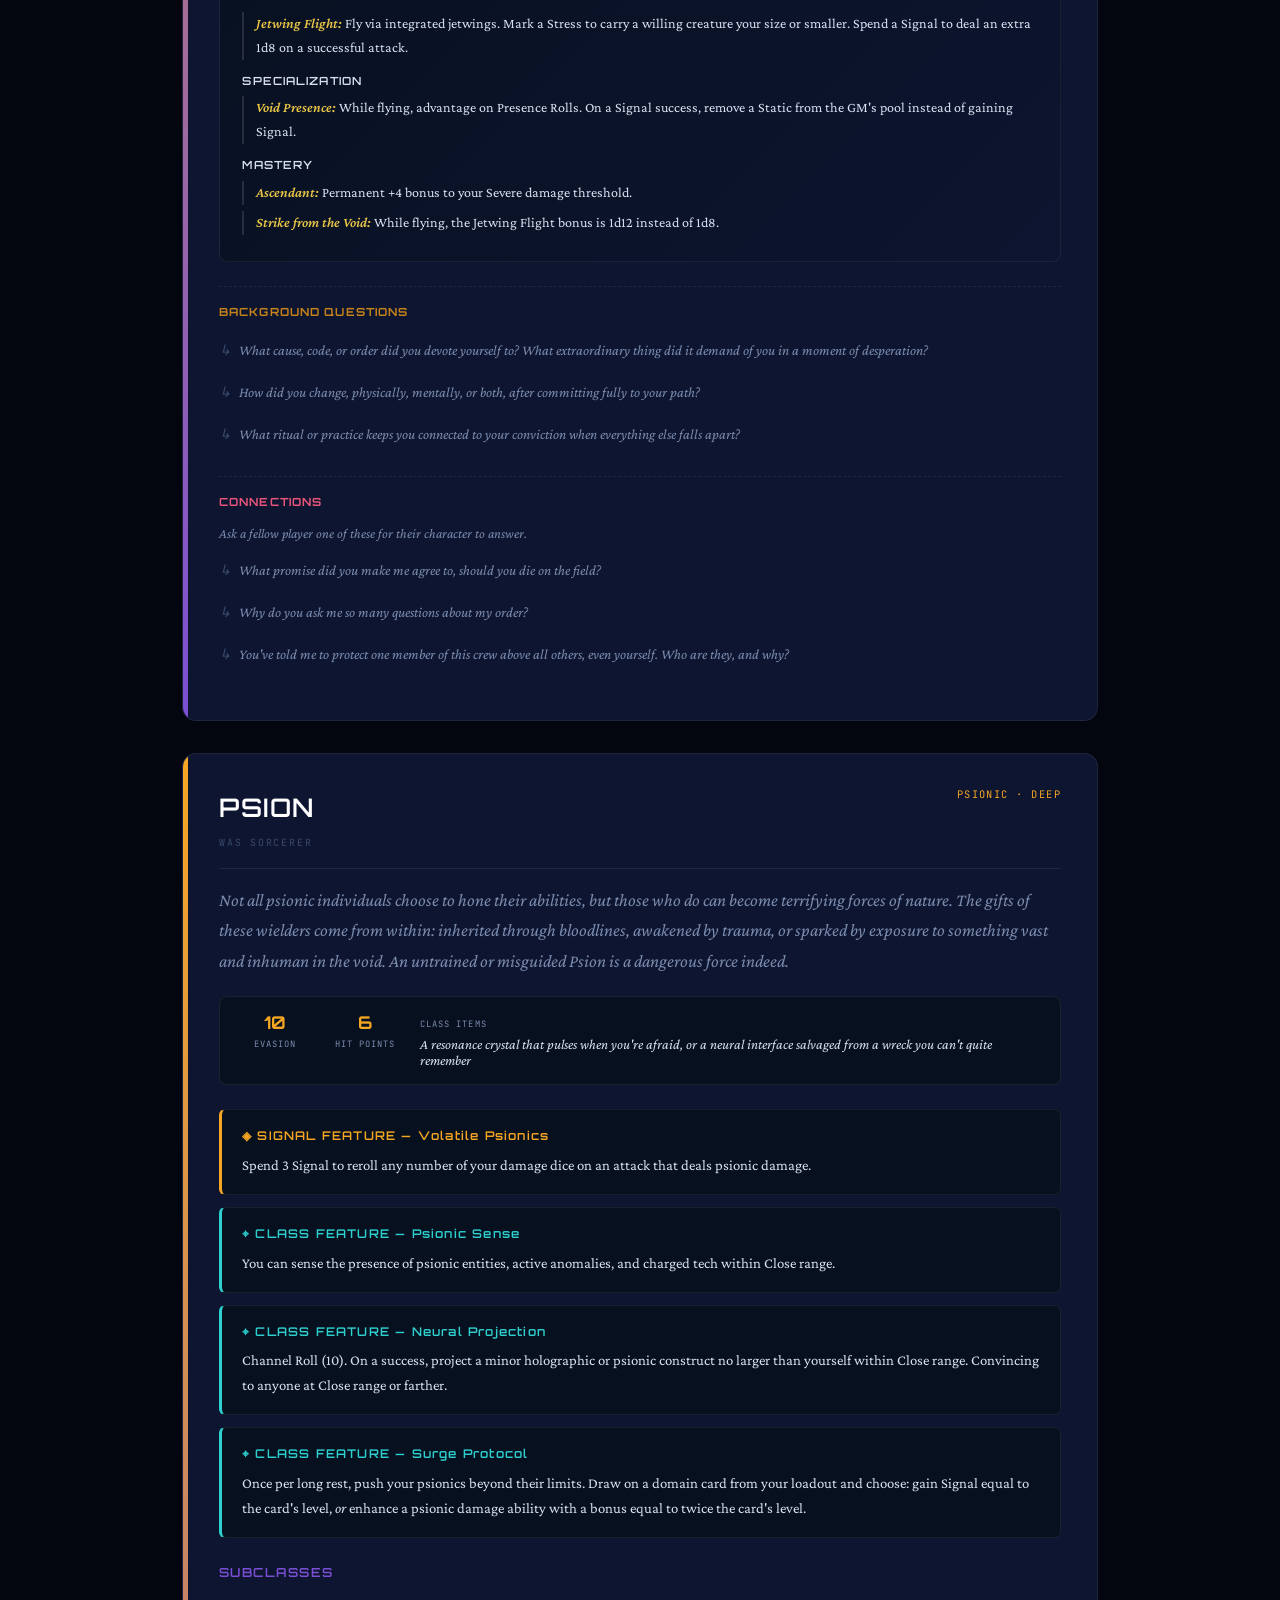
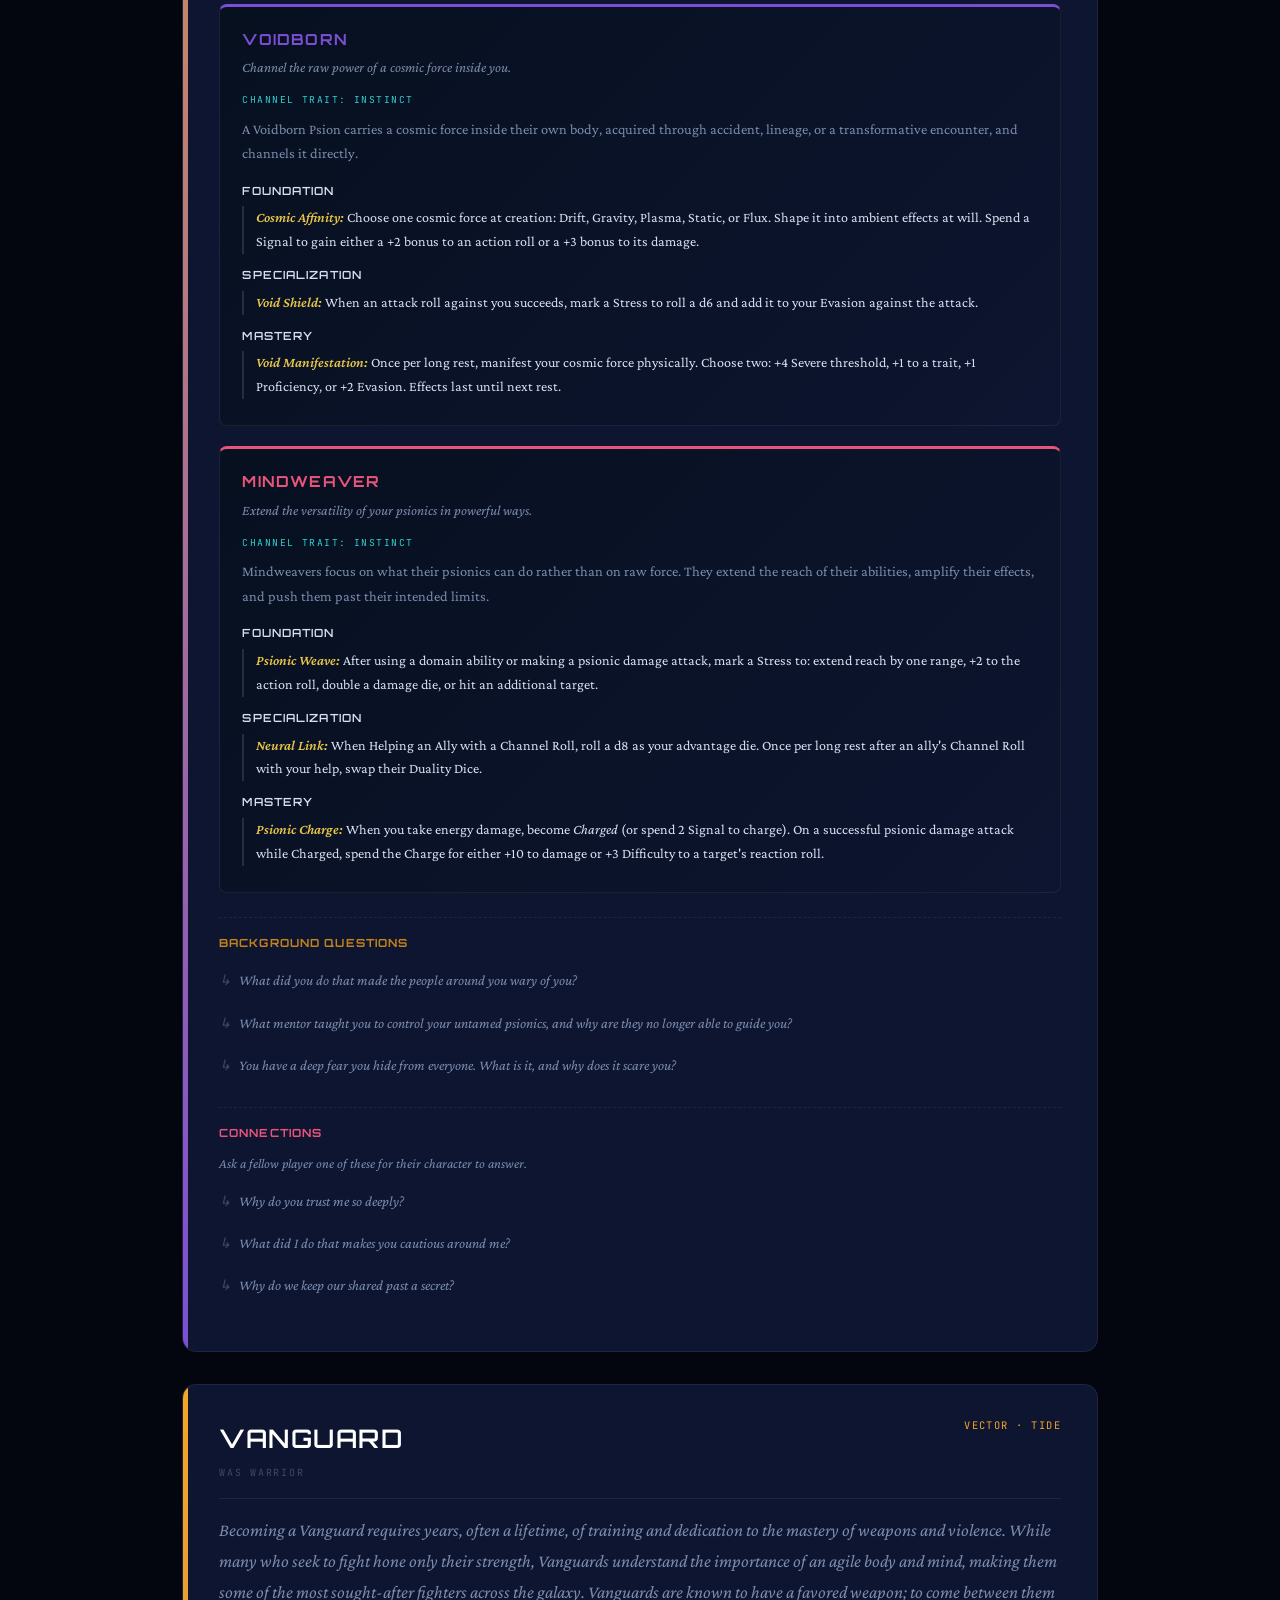
<file: classes.html>
<!DOCTYPE html>
<html lang="en">
<head>
<meta charset="UTF-8">
<meta name="viewport" content="width=device-width, initial-scale=1.0">
<title>Classes — VOIDHEART</title>
<link rel="preconnect" href="https://fonts.googleapis.com">
<link rel="preconnect" href="https://fonts.gstatic.com" crossorigin>
<link href="https://fonts.googleapis.com/css2?family=Orbitron:wght@400;600;700;900&family=Crimson+Pro:ital,wght@0,300;0,400;0,600;1,300;1,400&family=JetBrains+Mono:wght@300;400;700&display=swap" rel="stylesheet">
<link rel="stylesheet" href="styles.css">
</head>
<body>

<div id="starfield"></div>

<nav class="site-nav">
  <a class="nav-logo" href="index.html">VOIDHEART <span>Far Futures</span></a>
  <button class="nav-toggle" aria-label="Toggle menu">MENU</button>
  <ul class="nav-links">
    <li><a href="index.html">Home</a></li>
    <li><a href="classes.html" class="active">Classes</a></li>
    <li><a href="lineages.html">Lineages</a></li>
    <li><a href="domains.html">Domains</a></li>
    <li><a href="domain-cards.html">Domain Cards</a></li>
    <li><a href="ship-combat.html">Ship Combat</a></li>
  </ul>
</nav>

<header class="page-header">
  <div class="crumb">▸ The Reference / Vocations</div>
  <h1>CLASSES</h1>
  <div class="sub">Ten Paths Across the Void</div>
  <p class="desc">
    Your class is your character's role in the crew: the skills they rely on and the part they play when things go
    wrong. Choose one of the ten classes, then choose one of its two subclasses.
  </p>
</header>

<main>

  <!-- TOC -->
  <div class="toc">
    <div class="toc-label">Jump to a Class</div>
    <div class="toc-grid">
      <a href="#herald">Herald</a>
      <a href="#symbiote">Symbiote</a>
      <a href="#sentinel">Sentinel</a>
      <a href="#hunter">Hunter</a>
      <a href="#operative">Operative</a>
      <a href="#paragon">Paragon</a>
      <a href="#psion">Psion</a>
      <a href="#vanguard">Vanguard</a>
      <a href="#technomancer">Technomancer</a>
      <a href="#ace">Ace</a>
    </div>
  </div>

  <p style="color:var(--text-dim);font-size:0.92rem;margin-bottom:2rem">
    Each class lists its <span class="tag signal-tag">Domains</span> (the ability pools it draws from),
    starting stats, signature features, two subclasses, and background prompts to help build your character.
    Tap any subclass to see its progression: <em>Foundation</em> (level 1), <em>Specialization</em> (level 5),
    and <em>Mastery</em> (level 8) features.
  </p>

  <!-- ═══════════════════════════════════════════════════════ -->
  <!-- HERALD                                                   -->
  <!-- ═══════════════════════════════════════════════════════ -->
  <section id="herald" class="class-block">
    <div class="class-header">
      <div>
        <h3>HERALD</h3>
        <div class="reskin">was Bard</div>
      </div>
      <div class="domains-tag">TIDE · SABLE</div>
    </div>
    <p class="class-flavor">
      Heralds are the most magnetic people in the galaxy. They are masters of captivation who specialize in sonic broadcast, live amplification, propaganda, or sharp wit. Whether performing for a crowded station concourse or talking with one person in a quiet bar, Heralds thrive in social situations. A Herald is often the one who holds a fractured crew together, and a Herald with a grudge can just as easily drive it apart.
    </p>

    <div class="class-statline">
      <div class="statbox"><div class="val">10</div><div class="key">Evasion</div></div>
      <div class="statbox"><div class="val">5</div><div class="key">Hit Points</div></div>
      <div class="statbox items">
        <div class="key" style="margin-bottom:0.3rem">Class Items</div>
        <div class="val">A love letter in an encrypted data chip, or a faded holoprint of someone you left behind</div>
      </div>
    </div>

    <div class="feature-block signal-feature">
      <div class="feature-title">◈ SIGNAL FEATURE — Command the Room</div>
      <p>Spend 3 Signal to temporarily <em>Distract</em> a target within Close range, giving them a −2 penalty to their Difficulty.</p>
    </div>

    <div class="feature-block class-feature">
      <div class="feature-title">⌖ CLASS FEATURE — Rally</div>
      <p>Once per session, describe how you rally the crew (a transmission over comms, a speech in the cargo bay, or a defiant look across the flight deck) and give yourself and each ally a <strong>Rally Die</strong>. At level 1, your Rally Die is a <strong>d6</strong>. A PC can spend their Rally Die to roll it and add the result to an action roll, reaction roll, or damage roll, or to clear Stress equal to the result. Clear all unspent Rally Dice at the end of each session.</p>
      <p>At level 5, your Rally Die increases to a <strong>d8</strong>.</p>
    </div>

    <h4 style="color:var(--static);margin:1.5rem 0 0.5rem;font-size:0.78rem;letter-spacing:0.12em">SUBCLASSES</h4>

    <div class="subclass-block">
      <div class="subclass-name">RESONANT</div>
      <div class="subclass-tag">Weaponize sonic frequencies to rally your crew.</div>
      <div class="channel">Channel Trait: Presence</div>
      <p style="font-size:0.9rem;color:var(--text-dim)">
        Resonants use sound to affect the people around them. With calibrated sonic emitters, resonance rigs, or a trained voice, they can steady an ally's nerves or unsettle an enemy.
      </p>
      <h5>Foundation</h5>
      <div class="feat"><em class="feat-name">Signal Artist:</em> Activate each frequency once per long rest. <strong>Harmonic Frequency:</strong> You and all allies within Close range clear a Hit Point. <strong>Dissonance Pulse:</strong> Make a target within Close range temporarily <em>Vulnerable</em>. <strong>War Cry Broadcast:</strong> You and all allies within Close range gain a Signal.</div>
      <h5>Specialization</h5>
      <div class="feat"><em class="feat-name">Conductor:</em> When you give a Rally Die to an ally, they can also gain a Signal or clear a Stress.</div>
      <h5>Mastery</h5>
      <div class="feat"><em class="feat-name">Virtuoso:</em> You can activate each Signal Artist frequency twice per long rest.</div>
    </div>

    <div class="subclass-block alt">
      <div class="subclass-name">SILVERTONGUE</div>
      <div class="subclass-tag">Use sharp rhetoric to bend any crowd to your will.</div>
      <div class="channel">Channel Trait: Presence</div>
      <p style="font-size:0.9rem;color:var(--text-dim)">
        Silvertongues persuade with words rather than sound. Their speeches move crowds, and their provocations find exactly where a target is vulnerable.
      </p>
      <h5>Foundation</h5>
      <div class="feat"><em class="feat-name">Rallying Address:</em> Once per long rest, deliver a rallying address. All allies within Far range clear 2 Stress.</div>
      <div class="feat"><em class="feat-name">Razor Wit:</em> After you make an action roll to impress, persuade, or offend someone, spend a Signal to add a <strong>d4</strong> to the roll.</div>
      <h5>Specialization</h5>
      <div class="feat"><em class="feat-name">Orator:</em> Once per session, when you encourage an ally, do one of: locate a mundane piece of gear or contact; Help an Ally without spending Signal; give them an additional downtime move during their next rest.</div>
      <h5>Mastery</h5>
      <div class="feat"><em class="feat-name">Living Legend:</em> Rally Die increases to a <strong>d10</strong>. When you Help an Ally, roll a <strong>d10</strong> as your advantage die.</div>
    </div>

    <div class="bg-questions">
      <h5>Background Questions</h5>
      <ul>
        <li>Who from your crew or community taught you to have such confidence in yourself?</li>
        <li>You once believed completely in something or someone. What happened to that belief?</li>
        <li>You've always looked up to another Herald. Who are they, and why do you measure yourself against them?</li>
      </ul>
    </div>
    <div class="bg-questions">
      <h5 style="color:var(--accent-rose)">Connections</h5>
      <p style="font-size:0.85rem;color:var(--text-dim);font-style:italic;margin-bottom:0.4rem">Ask a fellow player one of these for their character to answer.</p>
      <ul>
        <li>What made you realize we were going to be such good friends?</li>
        <li>What do I do that annoys you?</li>
        <li>Why do you grab my hand in the dark?</li>
      </ul>
    </div>
  </section>

  <!-- ═══════════════════════════════════════════════════════ -->
  <!-- SYMBIOTE                                                 -->
  <!-- ═══════════════════════════════════════════════════════ -->
  <section id="symbiote" class="class-block">
    <div class="class-header">
      <div>
        <h3>SYMBIOTE</h3>
        <div class="reskin">was Druid</div>
      </div>
      <div class="domains-tag">DEEP · CIPHER</div>
    </div>
    <p class="class-flavor">
      Becoming a Symbiote is a calling for those who wish to study and commune with the living cosmos. A quiet Symbiote tending a xeno-ecosystem is easy to underestimate, but one who channels the raw forces of the void is formidable. Through years of study and biological fusion, Symbiotes learn to take on xenoforms and reshape living matter.
    </p>

    <div class="class-statline">
      <div class="statbox"><div class="val">10</div><div class="key">Evasion</div></div>
      <div class="statbox"><div class="val">6</div><div class="key">Hit Points</div></div>
      <div class="statbox items">
        <div class="key" style="margin-bottom:0.3rem">Class Items</div>
        <div class="val">A vial of bioluminescent xeno-fluid, or a chip of alien ore that hums faintly against your skin</div>
      </div>
    </div>

    <div class="feature-block signal-feature">
      <div class="feature-title">◈ SIGNAL FEATURE — Transcendence</div>
      <p>Spend 3 Signal to shift into a Xenoform without marking a Stress. When you do, choose one trait to raise by +1 until you drop out of that Xenoform.</p>
    </div>

    <div class="feature-block class-feature">
      <div class="feature-title">⌖ CLASS FEATURE — Xenoform</div>
      <p><strong>Mark a Stress</strong> to biologically merge with and transform into an alien creature of your tier or lower. You can drop out at any time. While transformed, you can't use weapons or channel abilities, but you gain the Xenoform's features, Evasion bonus, and attack. If you mark your last Hit Point, you drop out.</p>
      <p style="margin-top:0.4rem"><a href="companions.html#xenoforms" style="color:var(--accent-teal);font-family:'JetBrains Mono',monospace;font-size:0.75rem;letter-spacing:0.08em;text-transform:uppercase">▸ Full Xenoform options (Tier 1–4) →</a></p>
    </div>

    <div class="feature-block class-feature">
      <div class="feature-title">⌖ CLASS FEATURE — Xeno-Sense</div>
      <p>You can perform harmless, subtle effects involving biological or void phenomena at will, such as making a bioluminescent bloom pulse, summoning a faint static charge, or speeding the growth of local plants.</p>
    </div>

    <h4 style="color:var(--static);margin:1.5rem 0 0.5rem;font-size:0.78rem;letter-spacing:0.12em">SUBCLASSES</h4>

    <div class="subclass-block">
      <div class="subclass-name">VOIDSHAPER</div>
      <div class="subclass-tag">Embody the raw elements of the cosmos.</div>
      <div class="channel">Channel Trait: Instinct</div>
      <p style="font-size:0.9rem;color:var(--text-dim)">
        Voidshapers draw fundamental forces through their own bodies. They channel one of four (Plasma, Gravity, Flux, or Drift), and each changes the battlefield in a different way.
      </p>
      <h5>Foundation</h5>
      <div class="feat"><em class="feat-name">Void Channeling:</em> Mark a Stress to <em>Channel</em> one of: <strong>Plasma</strong> (adversary within Melee dealing damage to you takes 1d10 energy back), <strong>Gravity</strong> (+Proficiency to damage thresholds), <strong>Flux</strong> (when you damage an adversary, others within Very Close mark Stress), or <strong>Drift</strong> (hover, advantage on Agility).</div>
      <h5>Specialization</h5>
      <div class="feat"><em class="feat-name">Resonant Field:</em> Once per rest while Channeling, project a field matching your force across Close range.</div>
      <h5>Mastery</h5>
      <div class="feat"><em class="feat-name">Void Dominion:</em> Further embody your cosmic force with a Channel-specific bonus (+1 Proficiency, damage reduction, Vulnerable on attackers, or flight + Evasion).</div>
    </div>

    <div class="subclass-block alt">
      <div class="subclass-name">LIFEWEAVER</div>
      <div class="subclass-tag">Use advanced biotech to heal your crew.</div>
      <div class="channel">Channel Trait: Instinct</div>
      <p style="font-size:0.9rem;color:var(--text-dim)">
        Lifeweavers are healers. Using nanite arrays, symbiotic grafts, or cellular attunement, they close wounds, clear toxins, and keep their crew alive in conditions that should be fatal.
      </p>
      <h5>Foundation</h5>
      <div class="feat"><em class="feat-name">Biome Sanctuary:</em> Once per long rest, generate a field of biological calm within Close range. When you rest in the field for a few minutes, clear Stress equal to your Instinct, distributed between you and allies.</div>
      <div class="feat"><em class="feat-name">Nanite Surge:</em> Touch a creature and spend 3 Signal. That creature clears 1d4 Hit Points.</div>
      <h5>Specialization</h5>
      <div class="feat"><em class="feat-name">Extended Reach:</em> Target creatures within Very Close range with Nanite Surge.</div>
      <div class="feat"><em class="feat-name">Lifeweave Protocol:</em> Once per long rest, spend 2 Signal to clear 2 Hit Points on 1d4 allies within Close range.</div>
      <h5>Mastery</h5>
      <div class="feat"><em class="feat-name">Guardian Symbiont:</em> While in Xenoform and an ally within Close range marks 2+ Hit Points, mark a Stress to reduce by 1.</div>
    </div>

    <div class="bg-questions">
      <h5>Background Questions</h5>
      <ul>
        <li>Why was the community you grew up in so dependent on the void and its creatures?</li>
        <li>What was the first xeno-creature you bonded with? Why did that bond end?</li>
        <li>Who has been trying to track you down across the stars? What do they want from you?</li>
      </ul>
    </div>
    <div class="bg-questions">
      <h5 style="color:var(--accent-rose)">Connections</h5>
      <p style="font-size:0.85rem;color:var(--text-dim);font-style:italic;margin-bottom:0.4rem">Ask a fellow player one of these for their character to answer.</p>
      <ul>
        <li>What did you confide in me that makes me leap into danger for you every time?</li>
        <li>What xeno-creature do you say I remind you of?</li>
        <li>What affectionate nickname have you given me?</li>
      </ul>
    </div>
  </section>

  <!-- ═══════════════════════════════════════════════════════ -->
  <!-- SENTINEL                                                 -->
  <!-- ═══════════════════════════════════════════════════════ -->
  <section id="sentinel" class="class-block">
    <div class="class-header">
      <div>
        <h3>SENTINEL</h3>
        <div class="reskin">was Guardian</div>
      </div>
      <div class="domains-tag">IRON · TIDE</div>
    </div>
    <p class="class-flavor">
      The title of Sentinel represents an array of martial vocations, speaking more to their moral compass and
      unshakeable fortitude than the means by which they fight. While many serve in ship security, planetary
      militias, or private protection details, they're more likely to follow the few they truly care for, majority
      be damned. Woe betide those who harm the ally of a Sentinel.
    </p>

    <div class="class-statline">
      <div class="statbox"><div class="val">9</div><div class="key">Evasion</div></div>
      <div class="statbox"><div class="val">7</div><div class="key">Hit Points</div></div>
      <div class="statbox items">
        <div class="key" style="margin-bottom:0.3rem">Class Items</div>
        <div class="val">A dog tag from someone you couldn't save, or a security override chip you were never supposed to keep</div>
      </div>
    </div>

    <div class="feature-block signal-feature">
      <div class="feature-title">◈ SIGNAL FEATURE — Frontline Tank</div>
      <p>Spend 3 Signal to clear 2 Armor Slots.</p>
    </div>

    <div class="feature-block class-feature">
      <div class="feature-title">⌖ CLASS FEATURE — Unstoppable</div>
      <p>Once per long rest, become <em>Unstoppable</em>. You gain an Unstoppable Die (d4 at level 1, d6 at level 5). Place it with the 1 facing up. After any damage roll that deals 1+ Hit Points, increase the die value by one. When it exceeds maximum or the scene ends, drop out of Unstoppable.</p>
      <p>While Unstoppable: reduce physical damage severity by one threshold; add the die's current value to damage rolls; you can't be <em>Restrained</em> or <em>Vulnerable</em>.</p>
    </div>

    <h4 style="color:var(--static);margin:1.5rem 0 0.5rem;font-size:0.78rem;letter-spacing:0.12em">SUBCLASSES</h4>

    <div class="subclass-block">
      <div class="subclass-name">BULWARK</div>
      <div class="subclass-tag">Soak plasma fire and keep your crew standing.</div>
      <p style="font-size:0.9rem;color:var(--text-dim)">
        Bulwarks stand between their crew and whatever is trying to kill them. Through combat training, heavy armor, or plain stubbornness, they absorb punishment that would drop anyone else and keep advancing.
      </p>
      <h5>Foundation</h5>
      <div class="feat"><em class="feat-name">Unwavering:</em> Permanent +1 bonus to your damage thresholds.</div>
      <div class="feat"><em class="feat-name">Iron Will:</em> When you take physical damage, mark an additional Armor Slot to reduce severity by one threshold.</div>
      <h5>Specialization</h5>
      <div class="feat"><em class="feat-name">Unrelenting:</em> Permanent +2 bonus to your damage thresholds.</div>
      <div class="feat"><em class="feat-name">Combat Screen:</em> When an ally within Very Close range takes damage, mark an Armor Slot to reduce severity by one threshold.</div>
      <h5>Mastery</h5>
      <div class="feat"><em class="feat-name">Undaunted:</em> Permanent +3 bonus to your damage thresholds.</div>
      <div class="feat"><em class="feat-name">Loyal Protector:</em> When an ally within Close range has 2 or fewer Hit Points and would take damage, mark a Stress to sprint to their side and take the damage instead.</div>
    </div>

    <div class="subclass-block alt">
      <div class="subclass-name">RECKONER</div>
      <div class="subclass-tag">Strike down anyone who harms you or your crew.</div>
      <p style="font-size:0.9rem;color:var(--text-dim)">
        Reckoners answer every injury done to their crew. Whether driven by cold tactical focus or barely contained fury, they keep track of each wound and make the attacker pay for it.
      </p>
      <h5>Foundation</h5>
      <div class="feat"><em class="feat-name">At Ease:</em> Gain an additional Stress slot.</div>
      <div class="feat"><em class="feat-name">Payback:</em> When an adversary within Melee succeeds on an attack against you, mark 2 Stress to force them to mark a Hit Point.</div>
      <h5>Specialization</h5>
      <div class="feat"><em class="feat-name">Act of Reprisal:</em> When an adversary damages an ally within Melee, gain +1 Proficiency for your next successful attack against that adversary.</div>
      <h5>Mastery</h5>
      <div class="feat"><em class="feat-name">Nemesis:</em> Spend 2 Signal to <em>Prioritize</em> an adversary until your next rest. When attacking your Prioritized adversary, swap the results of your Signal and Static Dice.</div>
    </div>

    <div class="bg-questions">
      <h5>Background Questions</h5>
      <ul>
        <li>Who from your crew or community did you fail to protect, and why do you still think of them?</li>
        <li>You've been tasked with protecting something important and moving it somewhere dangerous. What is it, and where does it need to go?</li>
        <li>You consider an aspect of yourself to be a weakness. What is it, and how has it shaped the way you fight?</li>
      </ul>
    </div>
    <div class="bg-questions">
      <h5 style="color:var(--accent-rose)">Connections</h5>
      <p style="font-size:0.85rem;color:var(--text-dim);font-style:italic;margin-bottom:0.4rem">Ask a fellow player one of these for their character to answer.</p>
      <ul>
        <li>How did I save your life the first time we met?</li>
        <li>What small thing did you give me that you notice I always carry with me?</li>
        <li>What lie have you told me about yourself that I absolutely believe?</li>
      </ul>
    </div>
  </section>

  <!-- ═══════════════════════════════════════════════════════ -->
  <!-- HUNTER                                                   -->
  <!-- ═══════════════════════════════════════════════════════ -->
  <section id="hunter" class="class-block">
    <div class="class-header">
      <div>
        <h3>HUNTER</h3>
        <div class="reskin">was Ranger</div>
      </div>
      <div class="domains-tag">DEEP · SHADOW</div>
    </div>
    <p class="class-flavor">
      Hunters are highly skilled trackers who, despite their martial abilities, rarely lend their skills to a
      standing army. Through mastery of the body and a deep understanding of the void and its creatures, Hunters become sly tacticians, pursuing their quarry with cunning and patience across planets, stations, and
      the dark between stars. Many track and fight alongside a xeno-companion.
    </p>

    <div class="class-statline">
      <div class="statbox"><div class="val">12</div><div class="key">Evasion</div></div>
      <div class="statbox"><div class="val">6</div><div class="key">Hit Points</div></div>
      <div class="statbox items">
        <div class="key" style="margin-bottom:0.3rem">Class Items</div>
        <div class="val">A trophy from your first kill, or a navigation chip that always points somewhere you've never been</div>
      </div>
    </div>

    <div class="feature-block signal-feature">
      <div class="feature-title">◈ SIGNAL FEATURE — Hold Them Off</div>
      <p>Spend 3 Signal when you succeed on a weapon attack to use that same roll against two additional adversaries within range of the attack.</p>
    </div>

    <div class="feature-block class-feature">
      <div class="feature-title">⌖ CLASS FEATURE — Hunter's Focus</div>
      <p>Spend a Signal and make an attack. On a success, deal damage and temporarily make the target your <em>Focus</em>. Against your Focus: you know what direction they're in; when you damage them they mark a Stress; on a failed attack, you can end Focus to reroll your Duality Dice.</p>
    </div>

    <h4 style="color:var(--static);margin:1.5rem 0 0.5rem;font-size:0.78rem;letter-spacing:0.12em">SUBCLASSES</h4>

    <div class="subclass-block">
      <div class="subclass-name">BEASTBOUND</div>
      <div class="subclass-tag">Forge a deep bond with a xeno-companion.</div>
      <div class="channel">Channel Trait: Agility</div>
      <p style="font-size:0.9rem;color:var(--text-dim)">
        Beastbound Hunters travel with a bonded xeno-creature that is a partner rather than a pet. Years of shared danger and trust let a Beastbound and their companion act as one.
      </p>
      <h5>Foundation</h5>
      <div class="feat"><em class="feat-name">Companion:</em> You have a xeno-companion at your side. Take the Hunter Companion sheet. Choose a companion level-up option when you level up. <a href="companions.html#companion" style="color:var(--accent-teal);font-family:'JetBrains Mono',monospace;font-size:0.7rem;letter-spacing:0.08em;text-transform:uppercase;display:inline-block;margin-top:0.3rem">▸ Companion sheet &amp; level-up options →</a></div>
      <h5>Specialization</h5>
      <div class="feat"><em class="feat-name">Expert Training:</em> Choose an additional companion level-up option.</div>
      <div class="feat"><em class="feat-name">Battle-Bonded:</em> When an adversary attacks you while within your companion's Melee range, +2 Evasion against the attack.</div>
      <h5>Mastery</h5>
      <div class="feat"><em class="feat-name">Advanced Training:</em> Choose two additional companion level-up options.</div>
      <div class="feat"><em class="feat-name">Loyal Friend:</em> Once per long rest, when damage would mark your companion's last Stress or your last Hit Point and you're within Close range, you or your companion can rush over and take the damage instead.</div>
    </div>

    <div class="subclass-block alt">
      <div class="subclass-name">TRAILBLAZER</div>
      <div class="subclass-tag">Hunt your mark across the stars with deadly precision.</div>
      <div class="channel">Channel Trait: Agility</div>
      <p style="font-size:0.9rem;color:var(--text-dim)">
        Trailblazers are relentless. Once they pick up a trail, whether a ship's ion signature, a smuggler's alias, or a face on a bounty board, they follow it to the end. They know the fastest route through a debris field, the cheapest bribe at a checkpoint, and where to strike when they finally close the distance.
      </p>
      <h5>Foundation</h5>
      <div class="feat"><em class="feat-name">Ruthless Predator:</em> Mark a Stress to gain +1 Proficiency on a damage roll. When you deal Severe damage, the adversary marks a Stress.</div>
      <div class="feat"><em class="feat-name">Dead Reckoning:</em> When traveling to a place you've visited or carrying an object from there, you can identify the shortest, most direct route.</div>
      <h5>Specialization</h5>
      <div class="feat"><em class="feat-name">Elusive Predator:</em> When your Focus attacks you, +2 Evasion against the attack.</div>
      <h5>Mastery</h5>
      <div class="feat"><em class="feat-name">Apex Predator:</em> Before attacking your Focus, spend a Signal. On a successful attack, remove a Static from the GM's Static pool.</div>
    </div>

    <div class="bg-questions">
      <h5>Background Questions</h5>
      <ul>
        <li>Something dangerous destroyed something you loved. You've vowed to find them. What are they, and what unique trail do they leave behind?</li>
        <li>Your first kill almost killed you, too. What was it, and what part of you was never the same after that?</li>
        <li>You've moved through many dangerous systems, but there is one place you refuse to go. What is it?</li>
      </ul>
    </div>
    <div class="bg-questions">
      <h5 style="color:var(--accent-rose)">Connections</h5>
      <p style="font-size:0.85rem;color:var(--text-dim);font-style:italic;margin-bottom:0.4rem">Ask a fellow player one of these for their character to answer.</p>
      <ul>
        <li>What friendly competition do we have?</li>
        <li>Why do you act differently when we're alone than when others are around?</li>
        <li>What threat have you asked me to watch for, and why are you worried about it?</li>
      </ul>
    </div>
  </section>

  <!-- ═══════════════════════════════════════════════════════ -->
  <!-- OPERATIVE                                                -->
  <!-- ═══════════════════════════════════════════════════════ -->
  <section id="operative" class="class-block">
    <div class="class-header">
      <div>
        <h3>OPERATIVE</h3>
        <div class="reskin">was Rogue</div>
      </div>
      <div class="domains-tag">SHADOW · SABLE</div>
    </div>
    <p class="class-flavor">
      Operatives are scoundrels, often in both attitude and practice. Broadly known as liars and thieves, the best
      among them move through the galaxy anonymously. Utilizing sharp wits and blades, Operatives trick foes through
      social manipulation as easily as bypassing a security lock or threading through a ventilation shaft. There's honor among thieves, for those who know where to look.
    </p>

    <div class="class-statline">
      <div class="statbox"><div class="val">12</div><div class="key">Evasion</div></div>
      <div class="statbox"><div class="val">6</div><div class="key">Hit Points</div></div>
      <div class="statbox items">
        <div class="key" style="margin-bottom:0.3rem">Class Items</div>
        <div class="val">A set of bypass tools, or a mag-grapple worn smooth from use</div>
      </div>
    </div>

    <div class="feature-block signal-feature">
      <div class="feature-title">◈ SIGNAL FEATURE — Ghost Step</div>
      <p>Spend 3 Signal to gain a +2 bonus to your Evasion until the next time an attack succeeds against you. Otherwise, this bonus lasts until your next rest.</p>
    </div>

    <div class="feature-block class-feature">
      <div class="feature-title">⌖ CLASS FEATURE — Cloaked</div>
      <p>Any time you would be <em>Hidden</em>, you are instead <em>Cloaked</em>. While Cloaked, you remain unseen if you're stationary when an adversary moves to where they would normally see you. After you make an attack or end a move within line of sight, you are no longer Cloaked.</p>
    </div>

    <div class="feature-block class-feature">
      <div class="feature-title">⌖ CLASS FEATURE — Sneak Attack</div>
      <p>When you succeed on an attack while <em>Cloaked</em> or while an ally is within Melee range of your target, add a number of <strong>d6s</strong> equal to your tier to your damage roll.</p>
    </div>

    <h4 style="color:var(--static);margin:1.5rem 0 0.5rem;font-size:0.78rem;letter-spacing:0.12em">SUBCLASSES</h4>

    <div class="subclass-block">
      <div class="subclass-name">PHANTOM</div>
      <div class="subclass-tag">Bend cloaking tech to slip through any environment.</div>
      <div class="channel">Channel Trait: Finesse</div>
      <p style="font-size:0.9rem;color:var(--text-dim)">
        Phantoms specialize in concealment. With military-grade cloaking rigs, sensor-baffling implants, or a trained eye for dead zones and blind spots, a Phantom can pass through almost any environment without leaving a trace.
      </p>
      <h5>Foundation</h5>
      <div class="feat"><em class="feat-name">Phase Step:</em> When you move into an area outside sensor coverage (ECM shadow, blind spot, interference zone), mark a Stress to vanish and reappear inside another such zone within Far range. You appear <em>Cloaked</em>.</div>
      <h5>Specialization</h5>
      <div class="feat"><em class="feat-name">Sensor Wash:</em> Channel Roll (15). On success, create a sensor blackout field within Close range. You're <em>Cloaked</em> to any adversary whose line of sight is blocked.</div>
      <div class="feat"><em class="feat-name">Adrenaline:</em> While Vulnerable, add your level to damage rolls.</div>
      <h5>Mastery</h5>
      <div class="feat"><em class="feat-name">Ghost Protocol:</em> Permanent +1 to Evasion. Phase Step works up to Very Far range.</div>
      <div class="feat"><em class="feat-name">Vanishing Act:</em> Mark a Stress to become <em>Cloaked</em> at any time. Automatically clear <em>Restrained</em> if you have it.</div>
    </div>

    <div class="subclass-block alt">
      <div class="subclass-name">FIXER</div>
      <div class="subclass-tag">A web of contacts in every spaceport you visit.</div>
      <div class="channel">Channel Trait: Finesse</div>
      <p style="font-size:0.9rem;color:var(--text-dim)">
        Fixers know people. Every station has a black market, every spaceport has a smuggler's back channel, and every colony has someone who owes someone a favor. A Fixer has contacts in all of them.
      </p>
      <h5>Foundation</h5>
      <div class="feat"><em class="feat-name">Well-Connected:</em> When you arrive at a prominent station, spaceport, or settlement, you know somebody who calls this place home. Give them a name and pick one fact about your relationship.</div>
      <h5>Specialization</h5>
      <div class="feat"><em class="feat-name">Contacts Everywhere:</em> Once per session, call on a shady contact for: credits/gear, a +3 bonus to a die result on your next action, or 2d8 damage support fire on your next damage roll.</div>
      <h5>Mastery</h5>
      <div class="feat"><em class="feat-name">Reliable Backup:</em> Use Contacts Everywhere three times per session. New options: reduce 1 marked Hit Point when damaged; roll a d20 as your Signal Die on a Presence Roll in conversation.</div>
    </div>

    <div class="bg-questions">
      <h5>Background Questions</h5>
      <ul>
        <li>What did you get caught doing that got you exiled from your home station or crew?</li>
        <li>You used to have a different life, but you've tried to leave it behind. Who from your past is still chasing you?</li>
        <li>Who from your past were you most sad to say goodbye to?</li>
      </ul>
    </div>
    <div class="bg-questions">
      <h5 style="color:var(--accent-rose)">Connections</h5>
      <p style="font-size:0.85rem;color:var(--text-dim);font-style:italic;margin-bottom:0.4rem">Ask a fellow player one of these for their character to answer.</p>
      <ul>
        <li>What did I recently convince you to do that got us both in trouble?</li>
        <li>What have I discovered about your past that I hold secret from the others?</li>
        <li>Who do you know from my past, and how have they influenced your feelings about me?</li>
      </ul>
    </div>
  </section>

  <!-- ═══════════════════════════════════════════════════════ -->
  <!-- PARAGON                                                  -->
  <!-- ═══════════════════════════════════════════════════════ -->
  <section id="paragon" class="class-block">
    <div class="class-header">
      <div>
        <h3>PARAGON</h3>
        <div class="reskin">was Seraph</div>
      </div>
      <div class="domains-tag">IRON · PSIONIC</div>
    </div>
    <p class="class-flavor">
      Paragons are elite warriors and protectors bound to a purpose they hold sacred, whether through an oath, an order, or a rare psionic awakening. Their ethos aligns with whatever creed or
      cause drives them: defending the vulnerable, exacting justice, holding a station or relic, or upholding a
      code older than any government they've served. It is better to be a Paragon's ally than their enemy.
    </p>

    <div class="class-statline">
      <div class="statbox"><div class="val">9</div><div class="key">Evasion</div></div>
      <div class="statbox"><div class="val">7</div><div class="key">Hit Points</div></div>
      <div class="statbox items">
        <div class="key" style="margin-bottom:0.3rem">Class Items</div>
        <div class="val">A worn oath-seal etched into your armor, or a memento from the order that forged you</div>
      </div>
    </div>

    <div class="feature-block signal-feature">
      <div class="feature-title">◈ SIGNAL FEATURE — Life Support</div>
      <p>Spend 3 Signal to clear a Hit Point on an ally within Close range.</p>
    </div>

    <div class="feature-block class-feature">
      <div class="feature-title">⌖ CLASS FEATURE — Conviction Dice</div>
      <p>At the beginning of each session, roll a number of <strong>d4s</strong> equal to your subclass's Channel trait. These are your Conviction Dice. Spend them to aid yourself or an ally within Far range: reduce incoming damage by the value, add to a roll's result after the roll is made, or gain Signal equal to the result. Clear all unspent Conviction Dice at session end.</p>
    </div>

    <h4 style="color:var(--static);margin:1.5rem 0 0.5rem;font-size:0.78rem;letter-spacing:0.12em">SUBCLASSES</h4>

    <div class="subclass-block">
      <div class="subclass-name">SOVEREIGN BLADE</div>
      <div class="subclass-tag">Dominate the field with a legendary bonded weapon.</div>
      <div class="channel">Channel Trait: Strength</div>
      <p style="font-size:0.9rem;color:var(--text-dim)">
        Sovereign Blades share a bond with a single weapon. Through years of resonant conditioning, psionic attunement, or an oath sworn in battle, they can direct it as easily as their own hand.
      </p>
      <h5>Foundation</h5>
      <div class="feat"><em class="feat-name">Bonded Weapon:</em> An equipped Melee or Very Close weapon can fly from your hand to strike an adversary within Close range, then return. Mark a Stress to target an additional adversary with the same roll.</div>
      <div class="feat"><em class="feat-name">Stabilize:</em> Once per long rest, touch a creature and clear 2 Hit Points or 2 Stress.</div>
      <h5>Specialization</h5>
      <div class="feat"><em class="feat-name">Disciplined:</em> When you roll Conviction Dice, roll an additional die and discard the lowest. Use Stabilize twice per long rest.</div>
      <h5>Mastery</h5>
      <div class="feat"><em class="feat-name">Harmonic Resonance:</em> When rolling damage for Bonded Weapon, if any dice results match, double the value of each matching die.</div>
    </div>

    <div class="subclass-block alt">
      <div class="subclass-name">SKYWARDEN</div>
      <div class="subclass-tag">Jetwing flight and crushing strikes from the void.</div>
      <div class="channel">Channel Trait: Strength</div>
      <p style="font-size:0.9rem;color:var(--text-dim)">
        Skywardens fight from above. With high-performance jetwings and void-trained combat instincts, they control the airspace of any engagement.
      </p>
      <h5>Foundation</h5>
      <div class="feat"><em class="feat-name">Jetwing Flight:</em> Fly via integrated jetwings. Mark a Stress to carry a willing creature your size or smaller. Spend a Signal to deal an extra 1d8 on a successful attack.</div>
      <h5>Specialization</h5>
      <div class="feat"><em class="feat-name">Void Presence:</em> While flying, advantage on Presence Rolls. On a Signal success, remove a Static from the GM's pool instead of gaining Signal.</div>
      <h5>Mastery</h5>
      <div class="feat"><em class="feat-name">Ascendant:</em> Permanent +4 bonus to your Severe damage threshold.</div>
      <div class="feat"><em class="feat-name">Strike from the Void:</em> While flying, the Jetwing Flight bonus is 1d12 instead of 1d8.</div>
    </div>

    <div class="bg-questions">
      <h5>Background Questions</h5>
      <ul>
        <li>What cause, code, or order did you devote yourself to? What extraordinary thing did it demand of you in a moment of desperation?</li>
        <li>How did you change, physically, mentally, or both, after committing fully to your path?</li>
        <li>What ritual or practice keeps you connected to your conviction when everything else falls apart?</li>
      </ul>
    </div>
    <div class="bg-questions">
      <h5 style="color:var(--accent-rose)">Connections</h5>
      <p style="font-size:0.85rem;color:var(--text-dim);font-style:italic;margin-bottom:0.4rem">Ask a fellow player one of these for their character to answer.</p>
      <ul>
        <li>What promise did you make me agree to, should you die on the field?</li>
        <li>Why do you ask me so many questions about my order?</li>
        <li>You've told me to protect one member of this crew above all others, even yourself. Who are they, and why?</li>
      </ul>
    </div>
  </section>

  <!-- ═══════════════════════════════════════════════════════ -->
  <!-- PSION                                                    -->
  <!-- ═══════════════════════════════════════════════════════ -->
  <section id="psion" class="class-block">
    <div class="class-header">
      <div>
        <h3>PSION</h3>
        <div class="reskin">was Sorcerer</div>
      </div>
      <div class="domains-tag">PSIONIC · DEEP</div>
    </div>
    <p class="class-flavor">
      Not all psionic individuals choose to hone their abilities, but those who do can become terrifying forces of
      nature. The gifts of these wielders come from within: inherited through bloodlines, awakened by trauma, or sparked by exposure to something vast and inhuman in the void. An untrained or misguided Psion is a
      dangerous force indeed.
    </p>

    <div class="class-statline">
      <div class="statbox"><div class="val">10</div><div class="key">Evasion</div></div>
      <div class="statbox"><div class="val">6</div><div class="key">Hit Points</div></div>
      <div class="statbox items">
        <div class="key" style="margin-bottom:0.3rem">Class Items</div>
        <div class="val">A resonance crystal that pulses when you're afraid, or a neural interface salvaged from a wreck you can't quite remember</div>
      </div>
    </div>

    <div class="feature-block signal-feature">
      <div class="feature-title">◈ SIGNAL FEATURE — Volatile Psionics</div>
      <p>Spend 3 Signal to reroll any number of your damage dice on an attack that deals psionic damage.</p>
    </div>

    <div class="feature-block class-feature">
      <div class="feature-title">⌖ CLASS FEATURE — Psionic Sense</div>
      <p>You can sense the presence of psionic entities, active anomalies, and charged tech within Close range.</p>
    </div>

    <div class="feature-block class-feature">
      <div class="feature-title">⌖ CLASS FEATURE — Neural Projection</div>
      <p>Channel Roll (10). On a success, project a minor holographic or psionic construct no larger than yourself within Close range. Convincing to anyone at Close range or farther.</p>
    </div>

    <div class="feature-block class-feature">
      <div class="feature-title">⌖ CLASS FEATURE — Surge Protocol</div>
      <p>Once per long rest, push your psionics beyond their limits. Draw on a domain card from your loadout and choose: gain Signal equal to the card's level, <em>or</em> enhance a psionic damage ability with a bonus equal to twice the card's level.</p>
    </div>

    <h4 style="color:var(--static);margin:1.5rem 0 0.5rem;font-size:0.78rem;letter-spacing:0.12em">SUBCLASSES</h4>

    <div class="subclass-block">
      <div class="subclass-name">VOIDBORN</div>
      <div class="subclass-tag">Channel the raw power of a cosmic force inside you.</div>
      <div class="channel">Channel Trait: Instinct</div>
      <p style="font-size:0.9rem;color:var(--text-dim)">
        A Voidborn Psion carries a cosmic force inside their own body, acquired through accident, lineage, or a transformative encounter, and channels it directly.
      </p>
      <h5>Foundation</h5>
      <div class="feat"><em class="feat-name">Cosmic Affinity:</em> Choose one cosmic force at creation: Drift, Gravity, Plasma, Static, or Flux. Shape it into ambient effects at will. Spend a Signal to gain either a +2 bonus to an action roll or a +3 bonus to its damage.</div>
      <h5>Specialization</h5>
      <div class="feat"><em class="feat-name">Void Shield:</em> When an attack roll against you succeeds, mark a Stress to roll a d6 and add it to your Evasion against the attack.</div>
      <h5>Mastery</h5>
      <div class="feat"><em class="feat-name">Void Manifestation:</em> Once per long rest, manifest your cosmic force physically. Choose two: +4 Severe threshold, +1 to a trait, +1 Proficiency, or +2 Evasion. Effects last until next rest.</div>
    </div>

    <div class="subclass-block alt">
      <div class="subclass-name">MINDWEAVER</div>
      <div class="subclass-tag">Extend the versatility of your psionics in powerful ways.</div>
      <div class="channel">Channel Trait: Instinct</div>
      <p style="font-size:0.9rem;color:var(--text-dim)">
        Mindweavers focus on what their psionics can do rather than on raw force. They extend the reach of their abilities, amplify their effects, and push them past their intended limits.
      </p>
      <h5>Foundation</h5>
      <div class="feat"><em class="feat-name">Psionic Weave:</em> After using a domain ability or making a psionic damage attack, mark a Stress to: extend reach by one range, +2 to the action roll, double a damage die, or hit an additional target.</div>
      <h5>Specialization</h5>
      <div class="feat"><em class="feat-name">Neural Link:</em> When Helping an Ally with a Channel Roll, roll a d8 as your advantage die. Once per long rest after an ally's Channel Roll with your help, swap their Duality Dice.</div>
      <h5>Mastery</h5>
      <div class="feat"><em class="feat-name">Psionic Charge:</em> When you take energy damage, become <em>Charged</em> (or spend 2 Signal to charge). On a successful psionic damage attack while Charged, spend the Charge for either +10 to damage or +3 Difficulty to a target's reaction roll.</div>
    </div>

    <div class="bg-questions">
      <h5>Background Questions</h5>
      <ul>
        <li>What did you do that made the people around you wary of you?</li>
        <li>What mentor taught you to control your untamed psionics, and why are they no longer able to guide you?</li>
        <li>You have a deep fear you hide from everyone. What is it, and why does it scare you?</li>
      </ul>
    </div>
    <div class="bg-questions">
      <h5 style="color:var(--accent-rose)">Connections</h5>
      <p style="font-size:0.85rem;color:var(--text-dim);font-style:italic;margin-bottom:0.4rem">Ask a fellow player one of these for their character to answer.</p>
      <ul>
        <li>Why do you trust me so deeply?</li>
        <li>What did I do that makes you cautious around me?</li>
        <li>Why do we keep our shared past a secret?</li>
      </ul>
    </div>
  </section>

  <!-- ═══════════════════════════════════════════════════════ -->
  <!-- VANGUARD                                                 -->
  <!-- ═══════════════════════════════════════════════════════ -->
  <section id="vanguard" class="class-block">
    <div class="class-header">
      <div>
        <h3>VANGUARD</h3>
        <div class="reskin">was Warrior</div>
      </div>
      <div class="domains-tag">VECTOR · TIDE</div>
    </div>
    <p class="class-flavor">
      Becoming a Vanguard requires years, often a lifetime, of training and dedication to the mastery
      of weapons and violence. While many who seek to fight hone only their strength, Vanguards understand the
      importance of an agile body and mind, making them some of the most sought-after fighters across the galaxy.
      Vanguards are known to have a favored weapon; to come between them and it would be a grievous mistake.
    </p>

    <div class="class-statline">
      <div class="statbox"><div class="val">11</div><div class="key">Evasion</div></div>
      <div class="statbox"><div class="val">6</div><div class="key">Hit Points</div></div>
      <div class="statbox items">
        <div class="key" style="margin-bottom:0.3rem">Class Items</div>
        <div class="val">A photo chip of someone waiting for you, or a calibration block worn smooth from daily use</div>
      </div>
    </div>

    <div class="feature-block signal-feature">
      <div class="feature-title">◈ SIGNAL FEATURE — No Mercy</div>
      <p>Spend 3 Signal to gain a +1 bonus to your attack rolls until your next rest.</p>
    </div>

    <div class="feature-block class-feature">
      <div class="feature-title">⌖ CLASS FEATURE — Attack of Opportunity</div>
      <p>If an adversary within Melee range attempts to leave that range, make a reaction roll using a trait of your choice against their Difficulty. On success choose one effect (two on a crit): they can't move from where they are; deal damage equal to your primary weapon's; you move with them.</p>
    </div>

    <div class="feature-block class-feature">
      <div class="feature-title">⌖ CLASS FEATURE — Combat Training</div>
      <p>You ignore burden when equipping weapons. When you deal physical damage, gain a bonus to your damage roll equal to your level.</p>
    </div>

    <h4 style="color:var(--static);margin:1.5rem 0 0.5rem;font-size:0.78rem;letter-spacing:0.12em">SUBCLASSES</h4>

    <div class="subclass-block">
      <div class="subclass-name">CRY OF THE BRAVE</div>
      <div class="subclass-tag">Feed off the might of your enemies to fuel your own.</div>
      <p style="font-size:0.9rem;color:var(--text-dim)">
        Vanguards who follow the Cry of the Brave grow stronger under pressure. The worse the odds, the harder they push, and their crew follows them into the breach expecting to come out the other side.
      </p>
      <h5>Foundation</h5>
      <div class="feat"><em class="feat-name">Courage:</em> When you fail a roll with Static, you gain a Signal.</div>
      <div class="feat"><em class="feat-name">Battle Ritual:</em> Once per long rest, before attempting something dangerous, describe a ritual or preparation. Clear 2 Stress and gain 2 Signal.</div>
      <h5>Specialization</h5>
      <div class="feat"><em class="feat-name">Rise to the Challenge:</em> While you have 2 or fewer Hit Points unmarked, roll a d20 as your Signal Die.</div>
      <h5>Mastery</h5>
      <div class="feat"><em class="feat-name">Camaraderie:</em> Initiate a Tag Team Roll one additional time per session. When an ally initiates a Tag Team Roll with you, they only spend 2 Signal.</div>
    </div>

    <div class="subclass-block alt">
      <div class="subclass-name">CRY OF THE SLAYER</div>
      <div class="subclass-tag">Strike down adversaries with overwhelming force.</div>
      <p style="font-size:0.9rem;color:var(--text-dim)">
        Cry of the Slayer Vanguards win through attrition. They build momentum steadily over the course of a fight and are very hard to stop once they have it.
      </p>
      <h5>Foundation</h5>
      <div class="feat"><em class="feat-name">Slayer:</em> On a Signal roll, place a d6 on this card instead of gaining Signal. Store up to Proficiency Slayer Dice. Spend any number on an attack or damage roll. Clear unspent dice at session end (gain a Signal per die cleared).</div>
      <h5>Specialization</h5>
      <div class="feat"><em class="feat-name">Weapon Specialist:</em> On a successful attack, spend a Signal to add a damage die from your secondary weapon. Once per long rest when rolling Slayer Dice, reroll any 1s.</div>
      <h5>Mastery</h5>
      <div class="feat"><em class="feat-name">Martial Preparation:</em> Your crew gains the Martial Preparation downtime move. You and each ally choosing it gain a d6 Slayer Die.</div>
    </div>

    <div class="bg-questions">
      <h5>Background Questions</h5>
      <ul>
        <li>Who taught you to fight, and why did they stay behind when you shipped out?</li>
        <li>Somebody defeated you in battle years ago and left you to die. Who was it, and how did they betray you?</li>
        <li>What legendary station, world, or sector have you always wanted to reach, and why does it call to you?</li>
      </ul>
    </div>
    <div class="bg-questions">
      <h5 style="color:var(--accent-rose)">Connections</h5>
      <p style="font-size:0.85rem;color:var(--text-dim);font-style:italic;margin-bottom:0.4rem">Ask a fellow player one of these for their character to answer.</p>
      <ul>
        <li>We knew each other long before this crew came together. How?</li>
        <li>What mundane task do you usually help me with off the battlefield?</li>
        <li>What fear am I helping you overcome?</li>
      </ul>
    </div>
  </section>

  <!-- ═══════════════════════════════════════════════════════ -->
  <!-- TECHNOMANCER                                             -->
  <!-- ═══════════════════════════════════════════════════════ -->
  <section id="technomancer" class="class-block">
    <div class="class-header">
      <div>
        <h3>TECHNOMANCER</h3>
        <div class="reskin">was Wizard</div>
      </div>
      <div class="domains-tag">GRID · CIPHER</div>
    </div>
    <p class="class-flavor">
      Technomancers acquire and hone immense technical power over years of learning using data archives, experimental
      hardware, proprietary software, and salvaged schematics. Some dedicate their lives to mastering a single
      discipline; others learn from a wide variety of fields. Many become indispensable aboard ships and stations, where they advise commanders, design systems, run electronic warfare, and write offensive code.
    </p>

    <div class="class-statline">
      <div class="statbox"><div class="val">11</div><div class="key">Evasion</div></div>
      <div class="statbox"><div class="val">5</div><div class="key">Hit Points</div></div>
      <div class="statbox items">
        <div class="key" style="margin-bottom:0.3rem">Class Items</div>
        <div class="val">A data slate filled with half-decrypted schematics you can't stop working on, or a small maintenance drone that follows you everywhere</div>
      </div>
    </div>

    <div class="feature-block signal-feature">
      <div class="feature-title">◈ SIGNAL FEATURE — System Override</div>
      <p>Spend 3 Signal to force an adversary within Far range to reroll an attack or damage roll.</p>
    </div>

    <div class="feature-block class-feature">
      <div class="feature-title">⌖ CLASS FEATURE — Technomancy</div>
      <p>You can perform harmless, subtle effects involving technology at will, such as altering a display's readout, generating a soft sound or light, remotely activating a small device, projecting a minor hologram, or restoring basic function to a damaged piece of gear.</p>
    </div>

    <div class="feature-block class-feature">
      <div class="feature-title">⌖ CLASS FEATURE — Predictive Modeling</div>
      <p>Choose a number between 1 and 12. When you roll that number on a Duality Die, gain a Signal or clear a Stress. You can change this number when you take a long rest.</p>
    </div>

    <h4 style="color:var(--static);margin:1.5rem 0 0.5rem;font-size:0.78rem;letter-spacing:0.12em">SUBCLASSES</h4>

    <div class="subclass-block">
      <div class="subclass-name">DATAVAULT</div>
      <div class="subclass-tag">A keen understanding of every system around you.</div>
      <div class="channel">Channel Trait: Knowledge</div>
      <p style="font-size:0.9rem;color:var(--text-dim)">
        Datavaults are walking archives. Through exhaustive study, neural interfaces, or simply an obsessive refusal
        to stop learning, they accumulate technical knowledge faster than anyone else aboard.
      </p>
      <h5>Foundation</h5>
      <div class="feat"><em class="feat-name">Preloaded:</em> Take an additional domain card of your level or lower from a domain you have access to.</div>
      <div class="feat"><em class="feat-name">Adept:</em> When you Utilize an Experience, mark a Stress instead of spending a Signal. If you do, double your Experience modifier.</div>
      <h5>Specialization</h5>
      <div class="feat"><em class="feat-name">Accomplished:</em> Take an additional domain card of your level or lower.</div>
      <div class="feat"><em class="feat-name">Cached Memory:</em> Once per rest, when you recall a domain card in your vault, reduce its Recall Cost by 1.</div>
      <h5>Mastery</h5>
      <div class="feat"><em class="feat-name">Brilliant:</em> Take an additional domain card of your level or lower.</div>
      <div class="feat"><em class="feat-name">Honed Expertise:</em> When you use an Experience, roll a d6. On 5+, use it without spending Signal.</div>
    </div>

    <div class="subclass-block alt">
      <div class="subclass-name">WARTECH</div>
      <div class="subclass-tag">Weaponize trained code and tech for violence.</div>
      <div class="channel">Channel Trait: Knowledge</div>
      <p style="font-size:0.9rem;color:var(--text-dim)">
        Wartech Technomancers apply the methods scholars use to understand systems to combat instead. They rely on combat protocols, weaponized code, and kinetic barriers, and they work best in chaos.
      </p>
      <h5>Foundation</h5>
      <div class="feat"><em class="feat-name">Combat Protocol:</em> Gain an additional Hit Point slot.</div>
      <div class="feat"><em class="feat-name">Calculated Risk:</em> When you succeed on an attack roll with Static, deal an extra 1d10 energy damage.</div>
      <h5>Specialization</h5>
      <div class="feat"><em class="feat-name">Kinetic Barrier:</em> While you have at least 2 Signal, add your Proficiency to your Evasion.</div>
      <div class="feat"><em class="feat-name">Overclock:</em> Calculated Risk damage increases to 2d10.</div>
      <h5>Mastery</h5>
      <div class="feat"><em class="feat-name">Thrive in Chaos:</em> On a successful attack, mark a Stress after damage to force the target to mark an additional Hit Point.</div>
      <div class="feat"><em class="feat-name">Maximum Output:</em> Calculated Risk damage increases to 3d10.</div>
    </div>

    <div class="bg-questions">
      <h5>Background Questions</h5>
      <ul>
        <li>What responsibilities did your crew or station once count on you for? How did you let them down?</li>
        <li>You've spent years searching for a particular data cache, piece of tech, or lost schematic. What is it, and why does it matter so much to you?</li>
        <li>You have a powerful rival. Who are they, and why are you so determined to outrun them?</li>
      </ul>
    </div>
    <div class="bg-questions">
      <h5 style="color:var(--accent-rose)">Connections</h5>
      <p style="font-size:0.85rem;color:var(--text-dim);font-style:italic;margin-bottom:0.4rem">Ask a fellow player one of these for their character to answer.</p>
      <ul>
        <li>What favor have I asked of you that you're not sure you can fulfill?</li>
        <li>What weird hobby or strange fascination do we both share?</li>
        <li>What secret about yourself have you entrusted only to me?</li>
      </ul>
    </div>
  </section>

  <!-- ═══════════════════════════════════════════════════════ -->
  <!-- ACE                                                      -->
  <!-- ═══════════════════════════════════════════════════════ -->
  <section id="ace" class="class-block">
    <div class="class-header">
      <div>
        <h3>ACE</h3>
        <div class="reskin">new — Voidheart original</div>
      </div>
      <div class="domains-tag">VECTOR · GRID</div>
    </div>
    <p class="class-flavor">
      Aces are pilots first, even on foot. Trained at orbital combat academies or fleet flight schools, or born with an instinct for reading a debris field at a glance, they treat every fight as a problem of positions and trajectories. Many keep a personal drone wing.
    </p>

    <div class="class-statline">
      <div class="statbox"><div class="val">12</div><div class="key">Evasion</div></div>
      <div class="statbox"><div class="val">5</div><div class="key">Hit Points</div></div>
      <div class="statbox items">
        <div class="key" style="margin-bottom:0.3rem">Class Items</div>
        <div class="val">A flight stick worn smooth from a thousand near-misses, or a callsign patch from a squadron that doesn't exist anymore</div>
      </div>
    </div>

    <div class="feature-block signal-feature">
      <div class="feature-title">◈ SIGNAL FEATURE — Read the Shot</div>
      <p>Spend 3 Signal when an attack is made against you. Force the attacker to reroll the attack roll.</p>
    </div>

    <div class="feature-block class-feature">
      <div class="feature-title">⌖ CLASS FEATURE — Slipstream</div>
      <p>When you take an action, you can also move up to Very Close range without rolling, ignoring rough terrain. If you move at least Very Close range this way before making an attack, you can mark a Stress to gain advantage on that attack roll.</p>
    </div>

    <div class="feature-block class-feature">
      <div class="feature-title">⌖ CLASS FEATURE — Recon Drone</div>
      <p>You have a personal recon drone deployed within Close range. <strong>Once each time you take an action</strong>, you can also give your drone one command:</p>
      <ul style="margin-top:0.5rem;font-size:0.9rem">
        <li><strong>Scout:</strong> Ask the GM one question about an area or creature within Close range of the drone.</li>
        <li><strong>Tag:</strong> Mark a target within Close range of the drone. You and your allies gain a +1 bonus to attack rolls against it until it is defeated or you tag another target.</li>
        <li><strong>Jam:</strong> Until your next action, adversaries within Close range of the drone have disadvantage on reaction rolls.</li>
      </ul>
      <p style="margin-top:0.5rem">If your drone takes any damage, it's destroyed. You can rebuild it during a short or long rest.</p>
    </div>

    <h4 style="color:var(--static);margin:1.5rem 0 0.5rem;font-size:0.78rem;letter-spacing:0.12em">SUBCLASSES</h4>

    <div class="subclass-block">
      <div class="subclass-name">TRAJECTORY</div>
      <div class="subclass-tag">Fly on instinct and never be where they aimed.</div>
      <div class="channel">Channel Trait: Instinct</div>
      <p style="font-size:0.9rem;color:var(--text-dim)">
        Trajectory Aces learned to fly before they learned the physics behind it. They read a fight the way they read a debris field, tracking each adversary's line of movement before it fires.
      </p>
      <h5>Foundation</h5>
      <div class="feat"><em class="feat-name">Precognitive Reflex:</em> When you would take Severe damage, mark a Stress to reduce it to Major instead.</div>
      <div class="feat"><em class="feat-name">Vector Sight:</em> Once per long rest, when you arrive in a new scene, ask the GM one question about spatial layout, escape routes, or likely movement patterns.</div>
      <h5>Specialization</h5>
      <div class="feat"><em class="feat-name">Flow State:</em> When you move with Slipstream, you also gain advantage on the next reaction roll you make before your next action.</div>
      <h5>Mastery</h5>
      <div class="feat"><em class="feat-name">Untouchable:</em> Once per rest, when an attack roll against you succeeds, you can mark 2 Stress to make it fail instead. Your Read the Shot Signal Feature costs 2 Signal instead of 3.</div>
    </div>

    <div class="subclass-block alt">
      <div class="subclass-name">SIGNAL</div>
      <div class="subclass-tag">A wing of drones and the electronic warfare to break their formation.</div>
      <div class="channel">Channel Trait: Knowledge</div>
      <p style="font-size:0.9rem;color:var(--text-dim)">
        Signal Aces fly with a swarm of recon, attack, and jamming drones. They treat information as their main weapon and usually have more of it than anyone else in the fight.
      </p>
      <h5>Foundation</h5>
      <div class="feat"><em class="feat-name">Wing Command:</em> You have two additional recon drones (three total). All three can be deployed simultaneously in different locations.</div>
      <div class="feat"><em class="feat-name">Electronic Bite:</em> Once per long rest, have one of your drones attack a target within Close range of that drone. The drone deals 2d6 energy damage using your Proficiency, then is destroyed.</div>
      <h5>Specialization</h5>
      <div class="feat"><em class="feat-name">Hardened Mesh:</em> When a drone would be destroyed, mark a Stress to keep it operational. The next damage to that drone destroys it without the option to save.</div>
      <h5>Mastery</h5>
      <div class="feat"><em class="feat-name">Swarm Network:</em> While you have at least one drone deployed, give two drone commands each time you take an action, instead of one. When an ally succeeds on an attack within Close range of one of your drones, that drone can Tag the target as a free reaction.</div>
    </div>

    <div class="bg-questions">
      <h5>Background Questions</h5>
      <ul>
        <li>What did you fly first, and what happened to it?</li>
        <li>You have a kill count, a flight record, or a callsign you don't talk about. Why?</li>
        <li>Someone taught you to fly. Where are they now?</li>
      </ul>
    </div>
    <div class="bg-questions">
      <h5 style="color:var(--accent-rose)">Connections</h5>
      <p style="font-size:0.85rem;color:var(--text-dim);font-style:italic;margin-bottom:0.4rem">Ask a fellow player one of these for their character to answer.</p>
      <ul>
        <li>Why do you trust me at your six?</li>
        <li>What did I almost crash into that you talked me out of?</li>
        <li>What did we survive together that should have killed us both?</li>
      </ul>
    </div>
  </section>

  <p style="text-align:center;margin-top:3rem;color:var(--text-dim);font-size:0.88rem">
    Next: <a href="lineages.html">choose your lineage</a>, or pick out your <a href="domains.html">domains</a>.
  </p>

</main>

<footer>
  <div>VOIDHEART &mdash; <a href="index.html">Home</a> · <a href="classes.html">Classes</a> · <a href="lineages.html">Lineages</a> · <a href="domains.html">Domains</a> · <a href="ship-combat.html">Ship Combat</a></div>
  <div>Signal &amp; Static · Far Futures · Deep Space Adventure</div>
</footer>

<script src="scripts.js"></script>
</body>
</html>
</file>
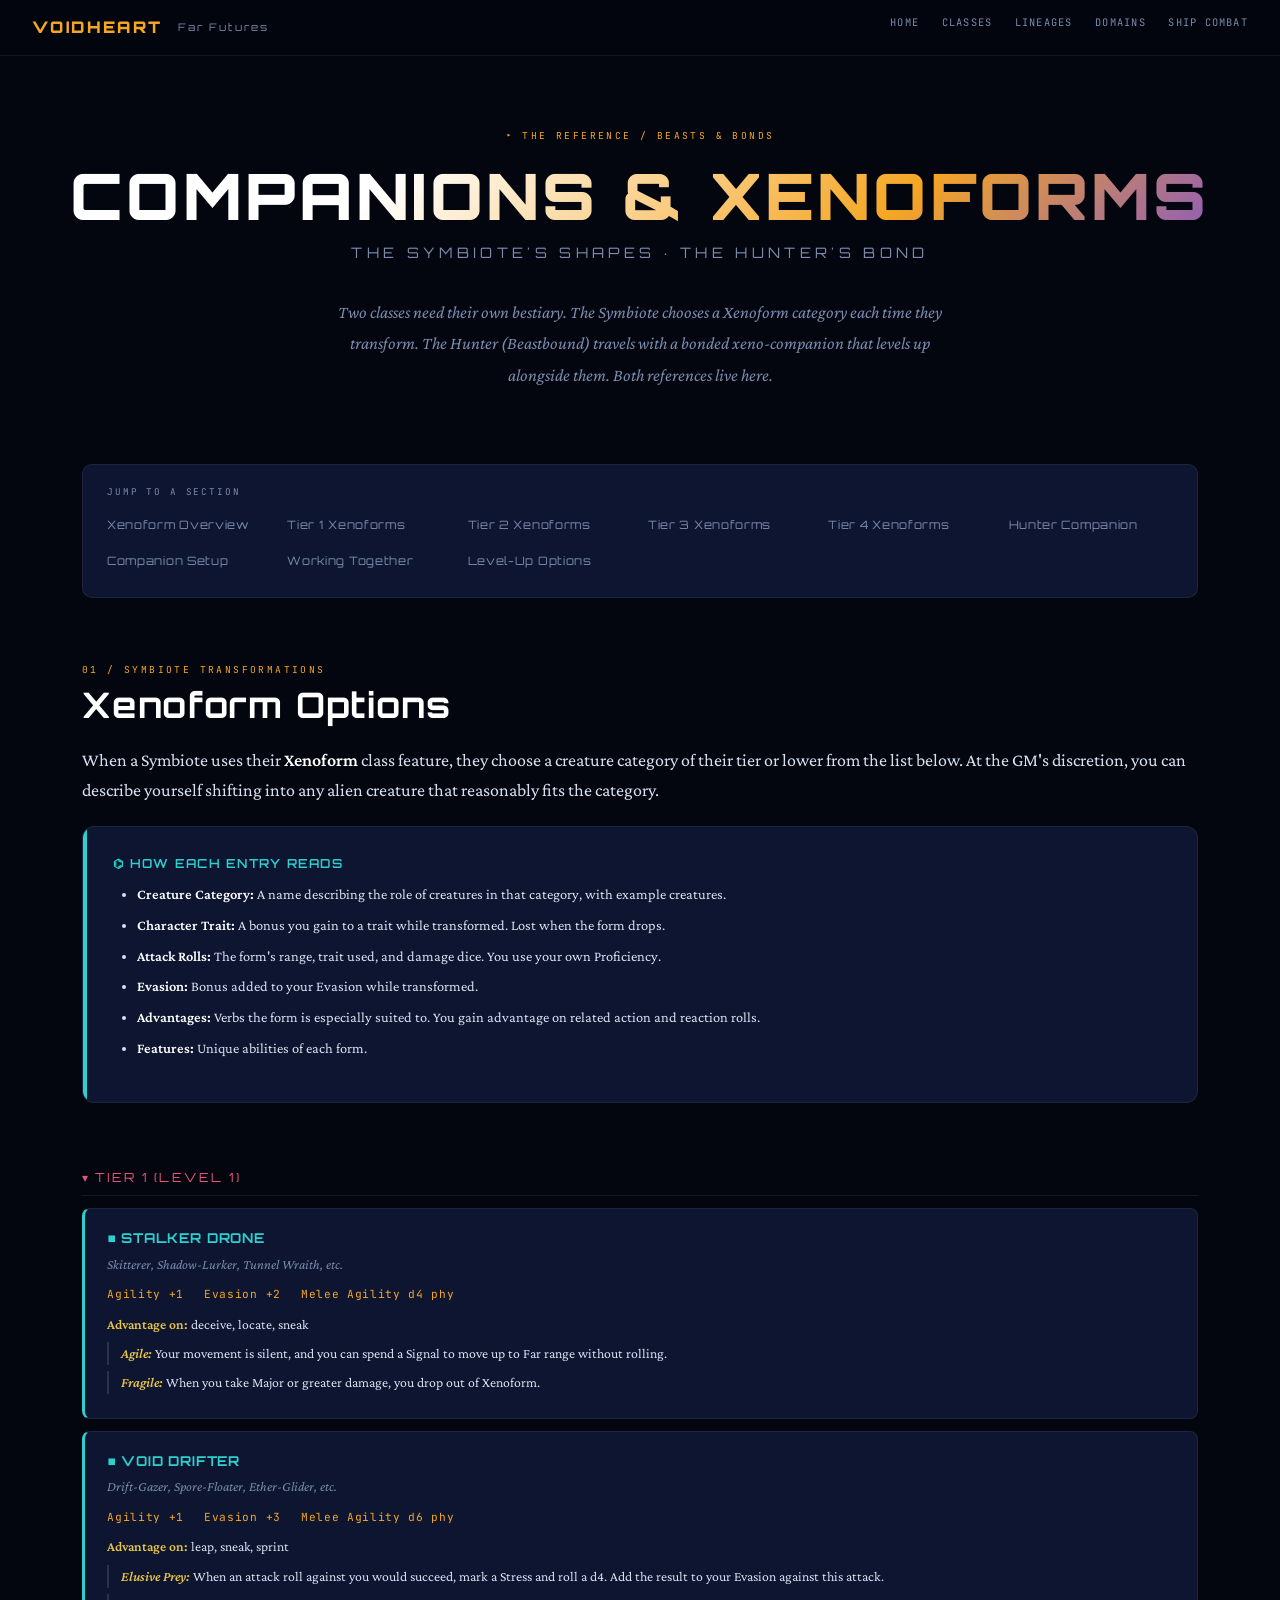
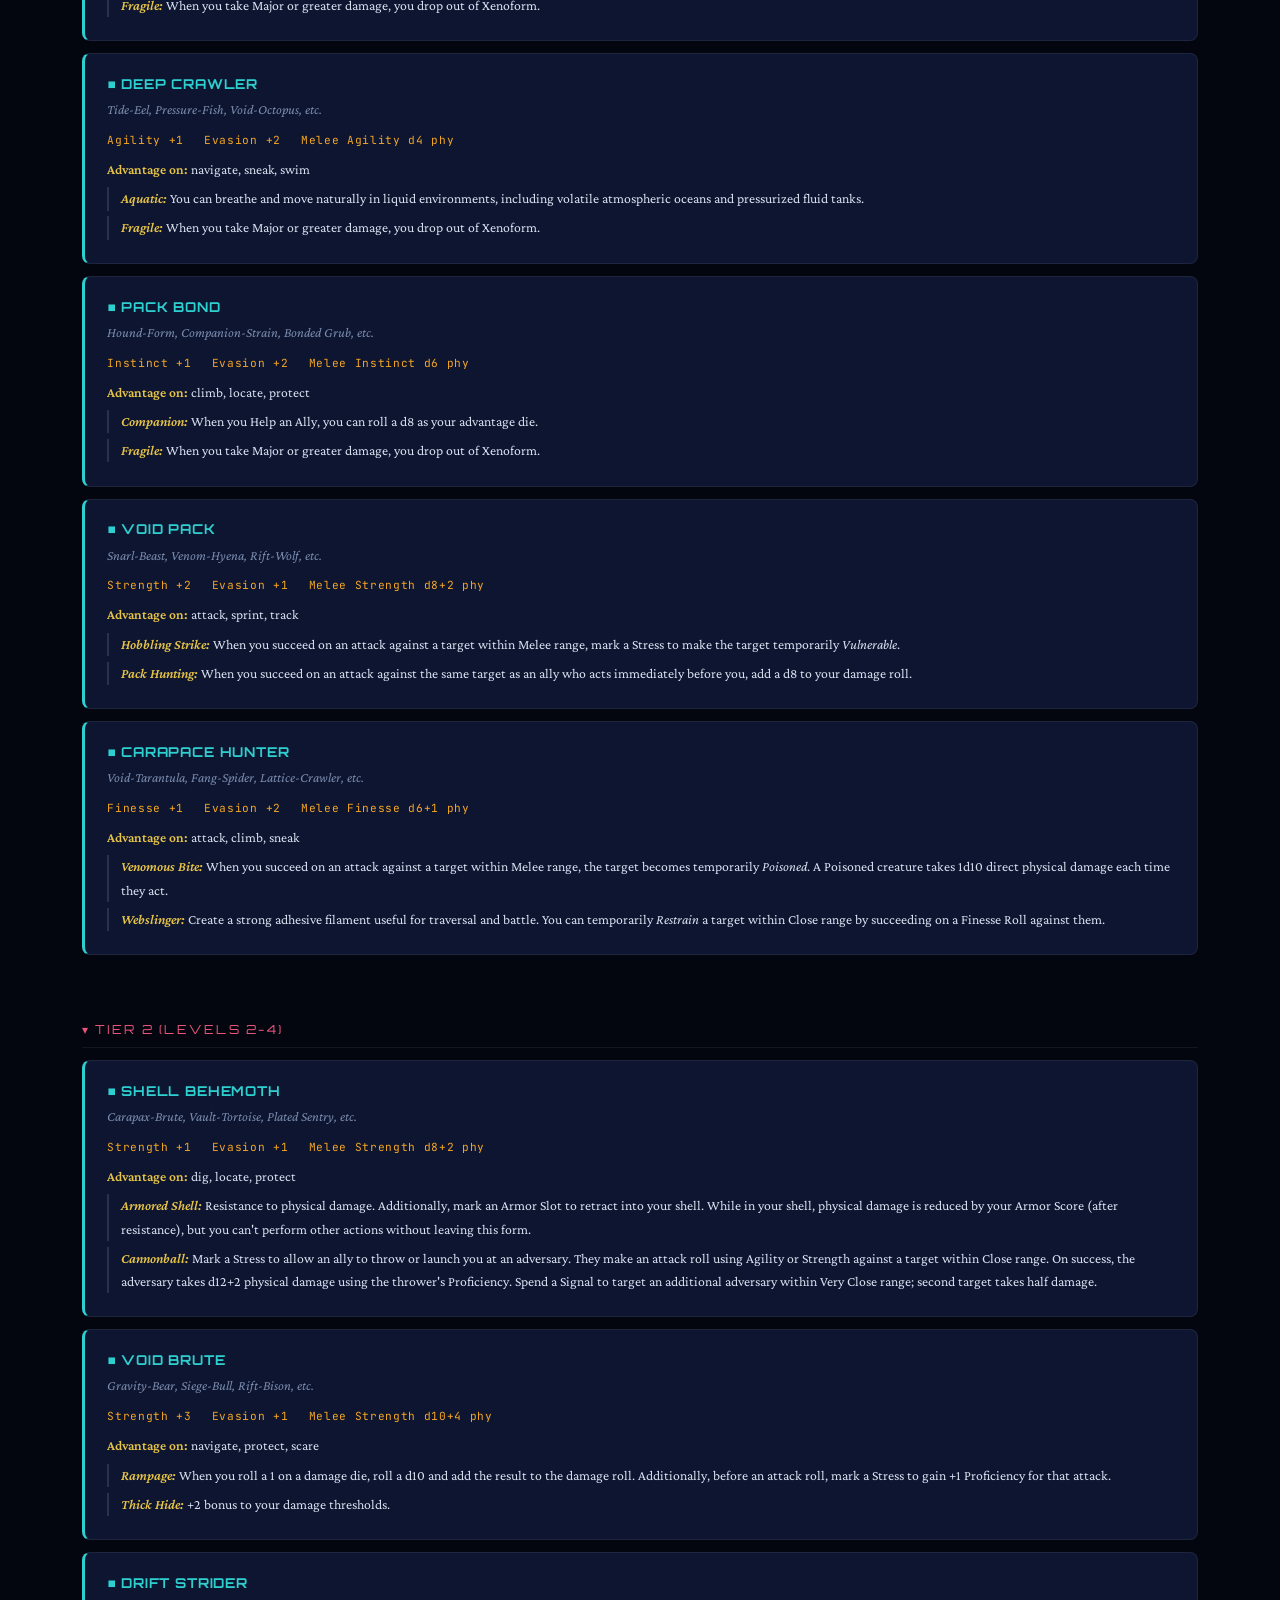
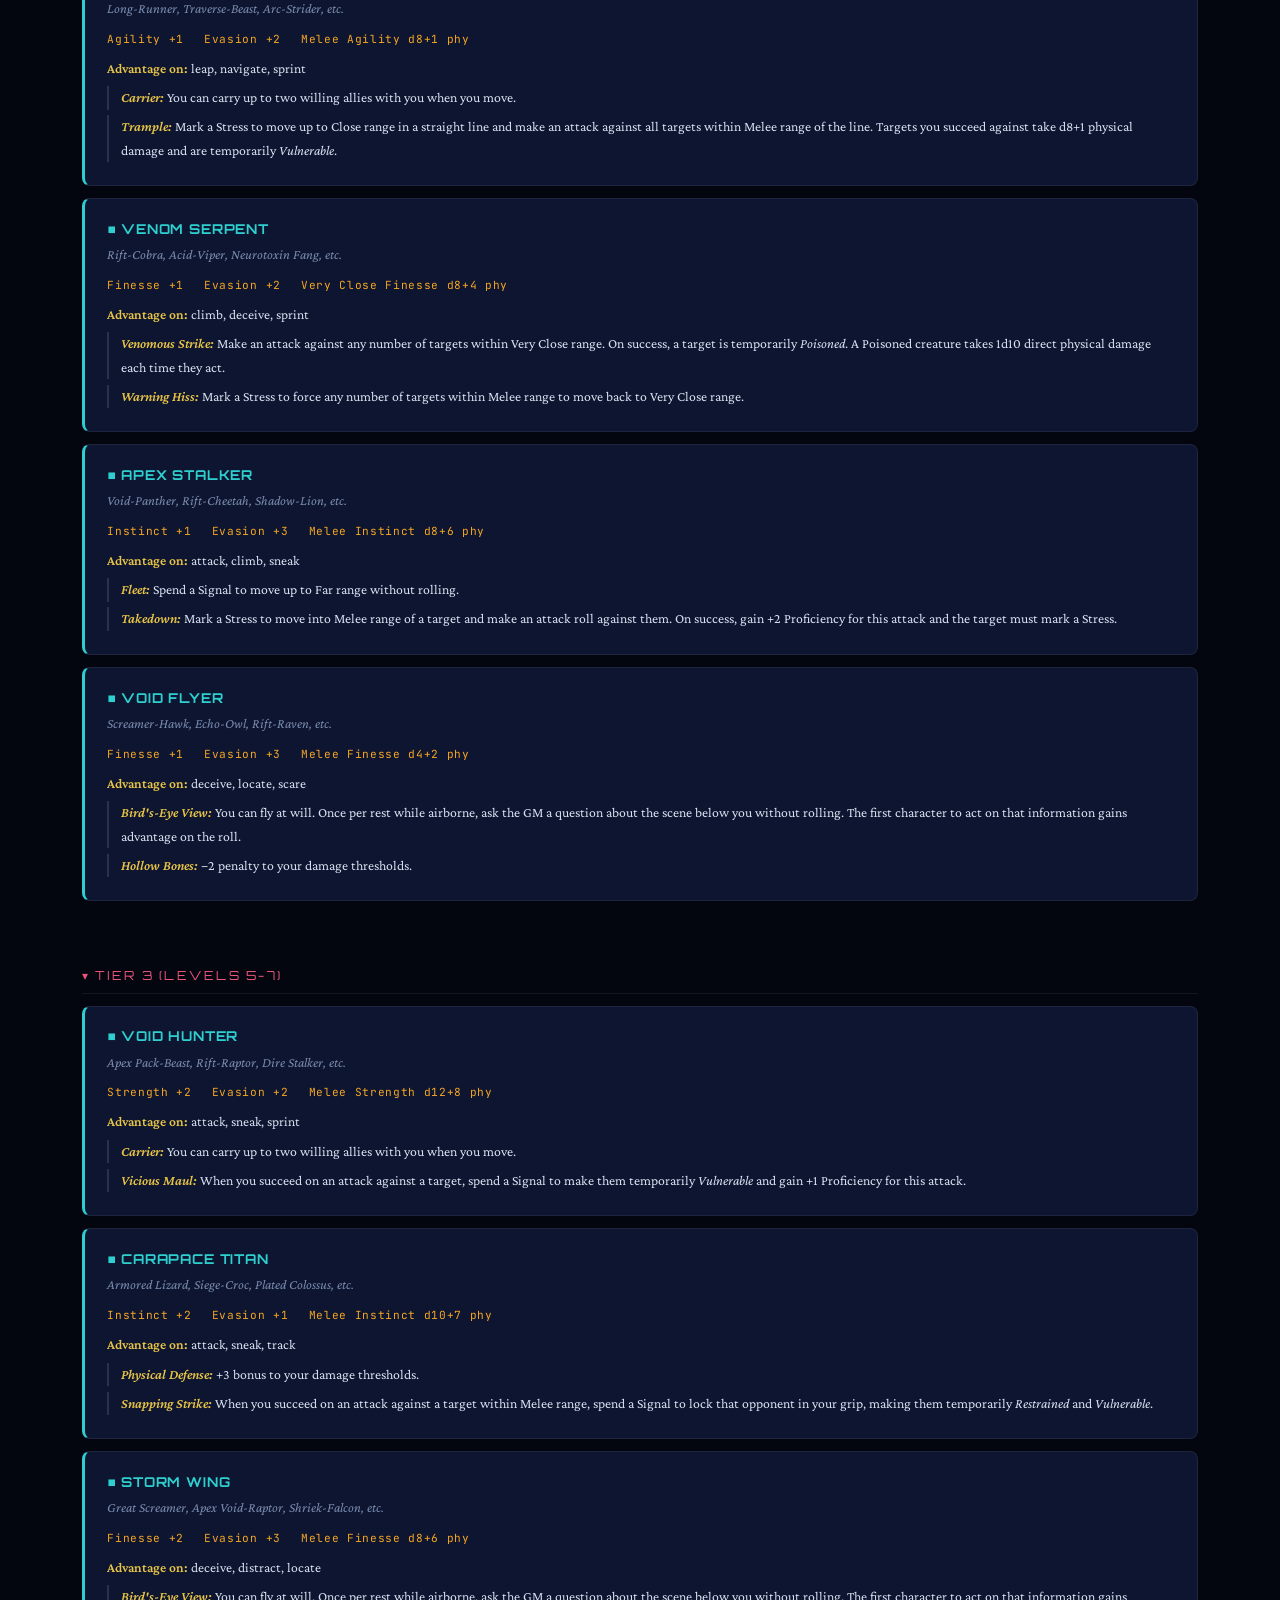
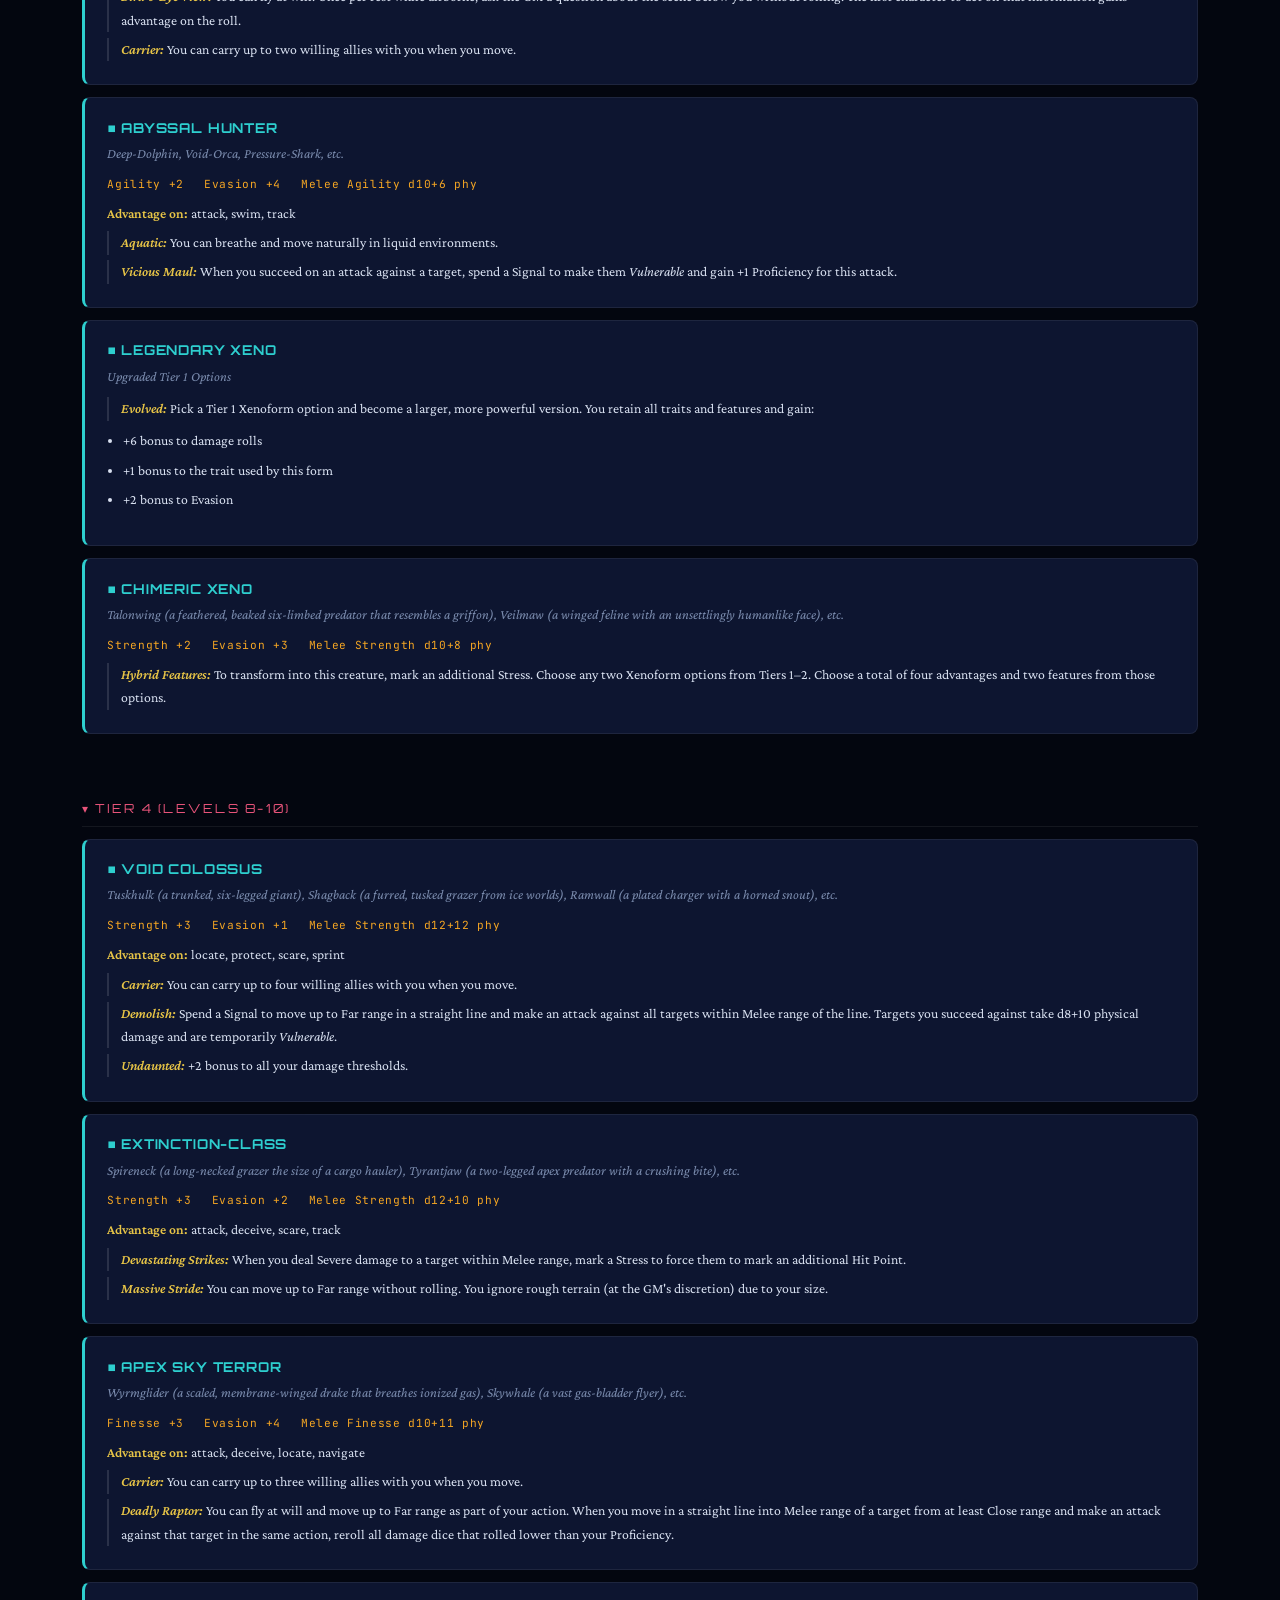
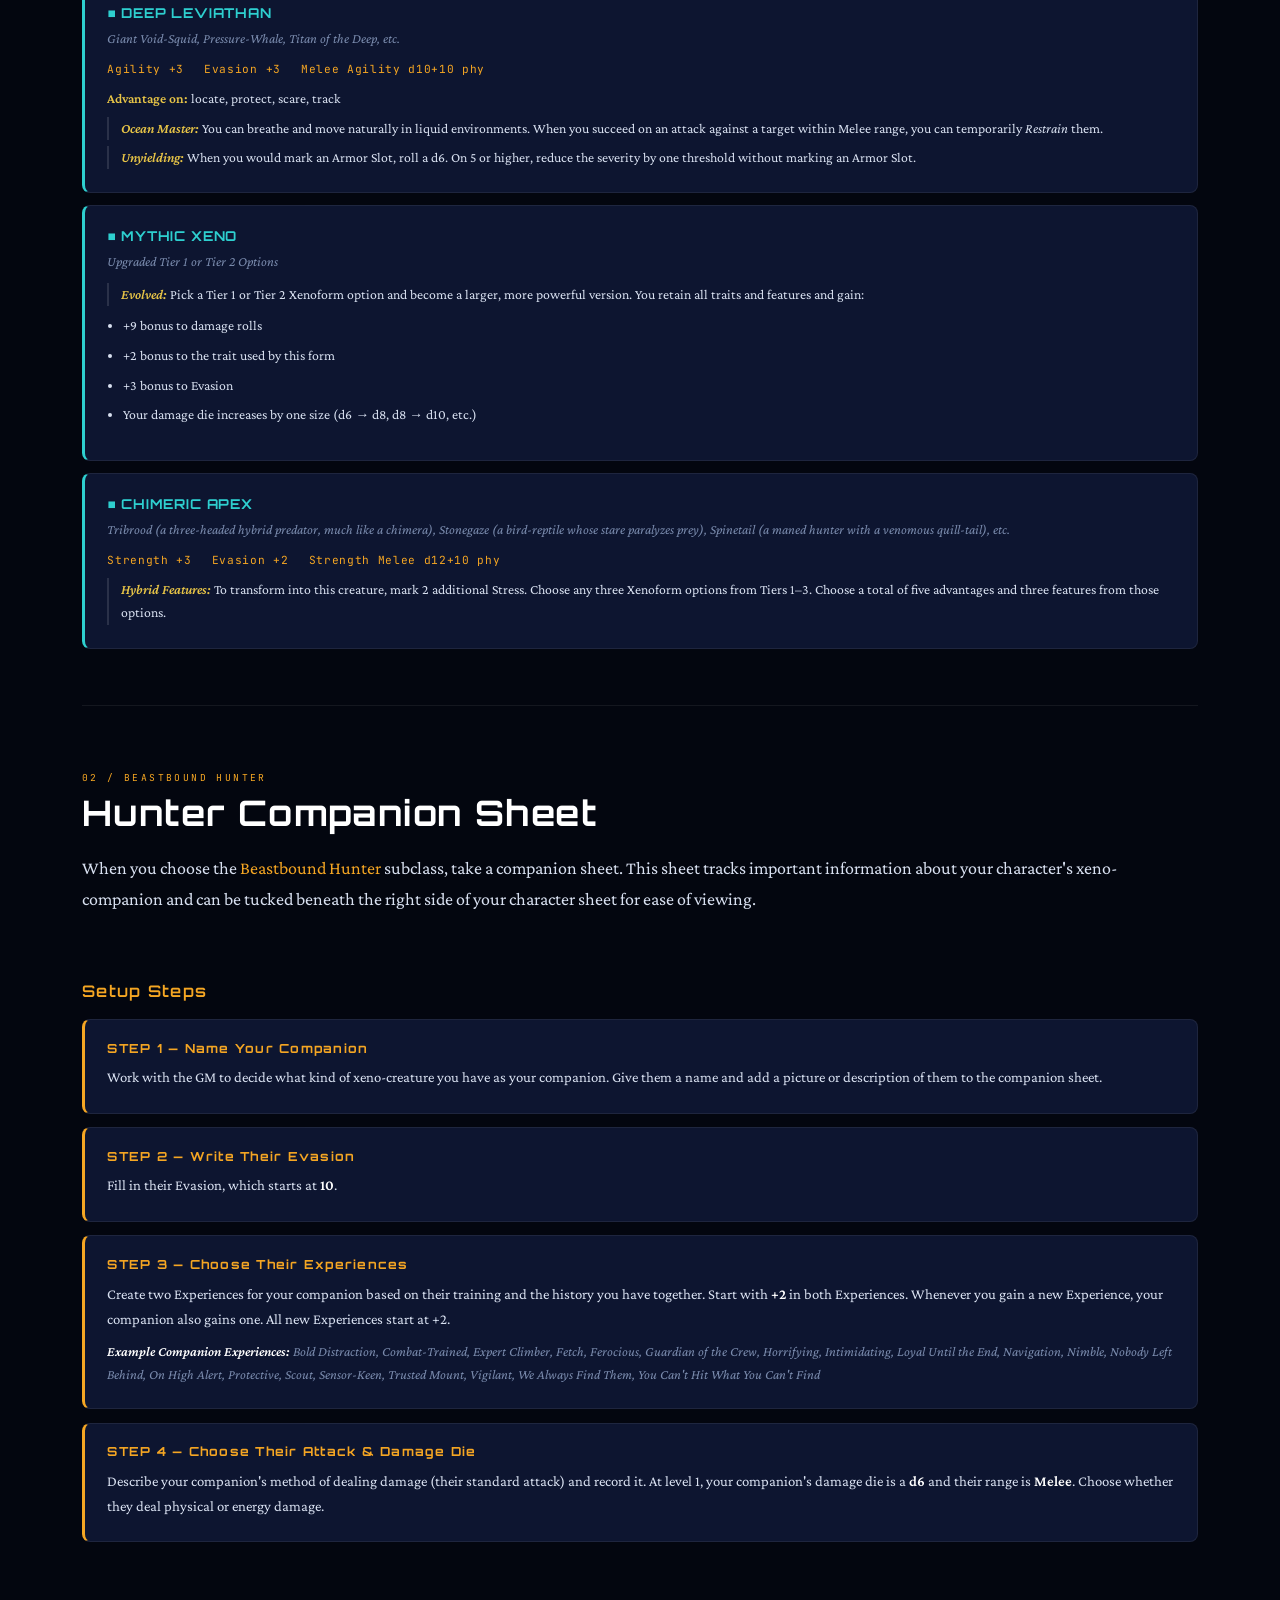
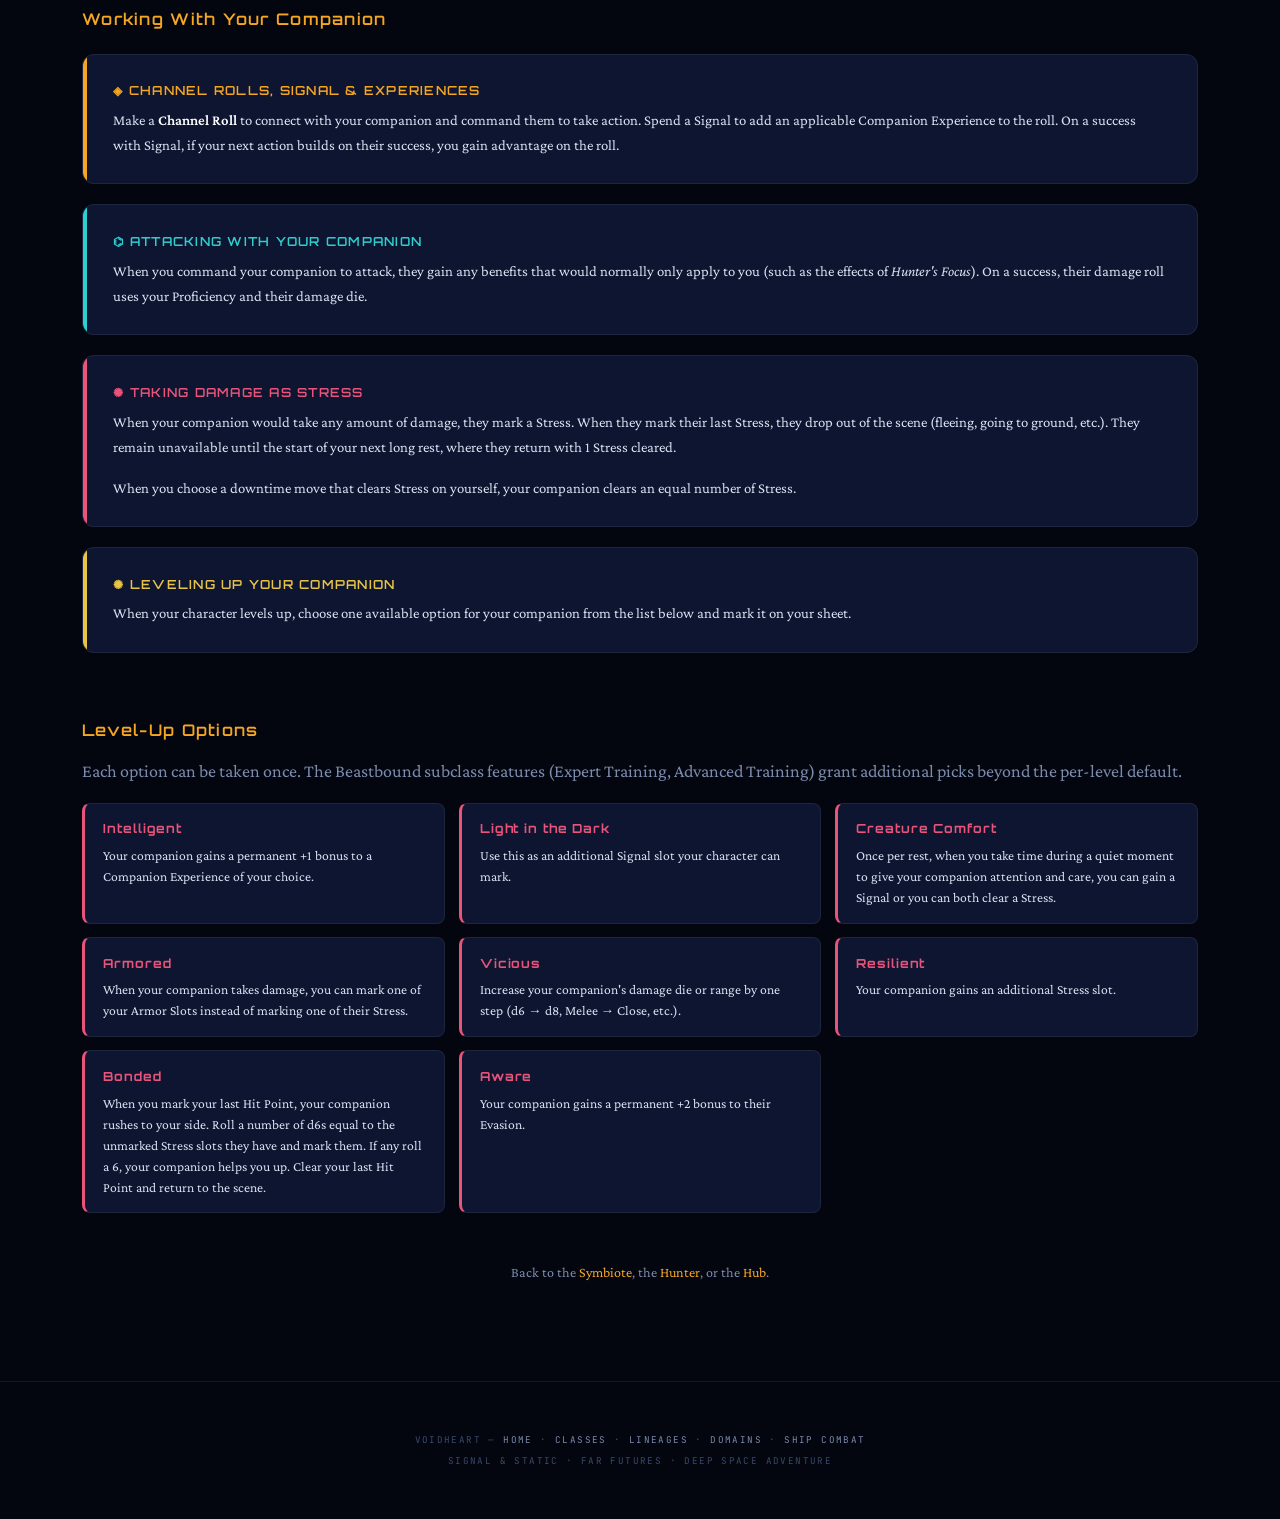
<file: companions.html>
<!DOCTYPE html>
<html lang="en">
<head>
<meta charset="UTF-8">
<meta name="viewport" content="width=device-width, initial-scale=1.0">
<title>Companions & Xenoforms — VOIDHEART</title>
<link rel="preconnect" href="https://fonts.googleapis.com">
<link rel="preconnect" href="https://fonts.gstatic.com" crossorigin>
<link href="https://fonts.googleapis.com/css2?family=Orbitron:wght@400;600;700;900&family=Crimson+Pro:ital,wght@0,300;0,400;0,600;1,300;1,400&family=JetBrains+Mono:wght@300;400;700&display=swap" rel="stylesheet">
<link rel="stylesheet" href="styles.css">
<style>
.xeno-card {
  background: var(--panel);
  border: 1px solid var(--border);
  border-left: 3px solid var(--accent-teal);
  border-radius: 8px;
  padding: 1.1rem 1.4rem;
  margin: 0.75rem 0;
}
.xeno-card h4 {
  font-family: 'Orbitron', sans-serif;
  font-size: 0.85rem;
  font-weight: 700;
  letter-spacing: 0.06em;
  color: var(--accent-teal);
  margin: 0;
}
.xeno-card .xeno-examples {
  font-style: italic;
  font-size: 0.85rem;
  color: var(--text-dim);
  margin: 0.2rem 0 0.6rem;
}
.xeno-card .xeno-stats {
  display: flex;
  flex-wrap: wrap;
  gap: 0.5rem 1.25rem;
  margin: 0.5rem 0;
  font-family: 'JetBrains Mono', monospace;
  font-size: 0.7rem;
  letter-spacing: 0.06em;
  color: var(--signal);
}
.xeno-card .xeno-stats span { white-space: nowrap; }
.xeno-card .xeno-advantage {
  font-size: 0.85rem;
  color: var(--text);
  margin: 0.4rem 0;
}
.xeno-card .xeno-advantage strong { color: var(--accent-gold); }
.xeno-card .xeno-feature {
  font-size: 0.86rem;
  margin: 0.35rem 0;
  padding-left: 0.75rem;
  border-left: 2px solid var(--border-bright);
}
.xeno-card .xeno-feature em.fname {
  color: var(--accent-gold);
  font-style: italic;
  font-weight: 600;
}

.tier-header {
  font-family: 'Orbitron', sans-serif;
  font-size: 0.78rem;
  letter-spacing: 0.18em;
  color: var(--accent-rose);
  text-transform: uppercase;
  margin: 2rem 0 0.5rem;
  padding-bottom: 0.4rem;
  border-bottom: 1px solid var(--border);
}

.companion-step {
  background: var(--panel);
  border: 1px solid var(--border);
  border-left: 3px solid var(--signal);
  border-radius: 8px;
  padding: 1.1rem 1.4rem;
  margin: 0.85rem 0;
}
.companion-step h4 {
  font-family: 'Orbitron', sans-serif;
  font-size: 0.78rem;
  font-weight: 700;
  letter-spacing: 0.1em;
  color: var(--signal);
  margin: 0 0 0.4rem;
}
.companion-step p { font-size: 0.92rem; margin: 0.3rem 0; }

.levelup-grid {
  display: grid;
  grid-template-columns: repeat(auto-fill, minmax(280px, 1fr));
  gap: 0.85rem;
  margin: 1rem 0;
}
.levelup-card {
  background: var(--panel);
  border: 1px solid var(--border);
  border-left: 3px solid var(--accent-rose);
  border-radius: 8px;
  padding: 0.9rem 1.15rem;
}
.levelup-card h5 {
  font-family: 'Orbitron', sans-serif;
  font-size: 0.78rem;
  font-weight: 700;
  letter-spacing: 0.07em;
  color: var(--accent-rose);
  margin: 0 0 0.35rem;
}
.levelup-card p { font-size: 0.85rem; margin: 0; line-height: 1.55; }
</style>
</head>
<body>

<div id="starfield"></div>

<nav class="site-nav">
  <a class="nav-logo" href="index.html">VOIDHEART <span>Far Futures</span></a>
  <button class="nav-toggle" aria-label="Toggle menu">MENU</button>
  <ul class="nav-links">
    <li><a href="index.html">Home</a></li>
    <li><a href="classes.html">Classes</a></li>
    <li><a href="lineages.html">Lineages</a></li>
    <li><a href="domains.html">Domains</a></li>
    <li><a href="ship-combat.html">Ship Combat</a></li>
  </ul>
</nav>

<header class="page-header">
  <div class="crumb">▸ The Reference / Beasts &amp; Bonds</div>
  <h1>COMPANIONS &amp; XENOFORMS</h1>
  <div class="sub">The Symbiote's Shapes · The Hunter's Bond</div>
  <p class="desc">
    Two classes need their own bestiary. The Symbiote chooses a Xenoform category each time they transform.
    The Hunter (Beastbound) travels with a bonded xeno-companion that levels up alongside them. Both references
    live here.
  </p>
</header>

<main class="wide">

  <div class="toc">
    <div class="toc-label">Jump to a Section</div>
    <div class="toc-grid">
      <a href="#xenoforms">Xenoform Overview</a>
      <a href="#tier-1">Tier 1 Xenoforms</a>
      <a href="#tier-2">Tier 2 Xenoforms</a>
      <a href="#tier-3">Tier 3 Xenoforms</a>
      <a href="#tier-4">Tier 4 Xenoforms</a>
      <a href="#companion">Hunter Companion</a>
      <a href="#companion-setup">Companion Setup</a>
      <a href="#companion-working">Working Together</a>
      <a href="#companion-levelup">Level-Up Options</a>
    </div>
  </div>

  <!-- XENOFORMS OVERVIEW -->
  <section id="xenoforms">
    <div class="section-label">01 / Symbiote Transformations</div>
    <h2>Xenoform Options</h2>
    <p>
      When a Symbiote uses their <strong>Xenoform</strong> class feature, they choose a creature category of their
      tier or lower from the list below. At the GM's discretion, you can describe yourself shifting into any alien
      creature that reasonably fits the category.
    </p>
    <div class="rule-card teal-card">
      <h4 style="color:var(--accent-teal)">⌬ HOW EACH ENTRY READS</h4>
      <ul style="font-size:0.9rem;margin-top:0.5rem">
        <li><strong>Creature Category:</strong> A name describing the role of creatures in that category, with example creatures.</li>
        <li><strong>Character Trait:</strong> A bonus you gain to a trait while transformed. Lost when the form drops.</li>
        <li><strong>Attack Rolls:</strong> The form's range, trait used, and damage dice. You use your own Proficiency.</li>
        <li><strong>Evasion:</strong> Bonus added to your Evasion while transformed.</li>
        <li><strong>Advantages:</strong> Verbs the form is especially suited to. You gain advantage on related action and reaction rolls.</li>
        <li><strong>Features:</strong> Unique abilities of each form.</li>
      </ul>
    </div>
  </section>

  <!-- TIER 1 -->
  <section id="tier-1">
    <div class="tier-header">▾ Tier 1 (Level 1)</div>

    <div class="xeno-card">
      <h4>■ STALKER DRONE</h4>
      <div class="xeno-examples">Skitterer, Shadow-Lurker, Tunnel Wraith, etc.</div>
      <div class="xeno-stats"><span>Agility +1</span><span>Evasion +2</span><span>Melee Agility d4 phy</span></div>
      <div class="xeno-advantage"><strong>Advantage on:</strong> deceive, locate, sneak</div>
      <div class="xeno-feature"><em class="fname">Agile:</em> Your movement is silent, and you can spend a Signal to move up to Far range without rolling.</div>
      <div class="xeno-feature"><em class="fname">Fragile:</em> When you take Major or greater damage, you drop out of Xenoform.</div>
    </div>

    <div class="xeno-card">
      <h4>■ VOID DRIFTER</h4>
      <div class="xeno-examples">Drift-Gazer, Spore-Floater, Ether-Glider, etc.</div>
      <div class="xeno-stats"><span>Agility +1</span><span>Evasion +3</span><span>Melee Agility d6 phy</span></div>
      <div class="xeno-advantage"><strong>Advantage on:</strong> leap, sneak, sprint</div>
      <div class="xeno-feature"><em class="fname">Elusive Prey:</em> When an attack roll against you would succeed, mark a Stress and roll a d4. Add the result to your Evasion against this attack.</div>
      <div class="xeno-feature"><em class="fname">Fragile:</em> When you take Major or greater damage, you drop out of Xenoform.</div>
    </div>

    <div class="xeno-card">
      <h4>■ DEEP CRAWLER</h4>
      <div class="xeno-examples">Tide-Eel, Pressure-Fish, Void-Octopus, etc.</div>
      <div class="xeno-stats"><span>Agility +1</span><span>Evasion +2</span><span>Melee Agility d4 phy</span></div>
      <div class="xeno-advantage"><strong>Advantage on:</strong> navigate, sneak, swim</div>
      <div class="xeno-feature"><em class="fname">Aquatic:</em> You can breathe and move naturally in liquid environments, including volatile atmospheric oceans and pressurized fluid tanks.</div>
      <div class="xeno-feature"><em class="fname">Fragile:</em> When you take Major or greater damage, you drop out of Xenoform.</div>
    </div>

    <div class="xeno-card">
      <h4>■ PACK BOND</h4>
      <div class="xeno-examples">Hound-Form, Companion-Strain, Bonded Grub, etc.</div>
      <div class="xeno-stats"><span>Instinct +1</span><span>Evasion +2</span><span>Melee Instinct d6 phy</span></div>
      <div class="xeno-advantage"><strong>Advantage on:</strong> climb, locate, protect</div>
      <div class="xeno-feature"><em class="fname">Companion:</em> When you Help an Ally, you can roll a d8 as your advantage die.</div>
      <div class="xeno-feature"><em class="fname">Fragile:</em> When you take Major or greater damage, you drop out of Xenoform.</div>
    </div>

    <div class="xeno-card">
      <h4>■ VOID PACK</h4>
      <div class="xeno-examples">Snarl-Beast, Venom-Hyena, Rift-Wolf, etc.</div>
      <div class="xeno-stats"><span>Strength +2</span><span>Evasion +1</span><span>Melee Strength d8+2 phy</span></div>
      <div class="xeno-advantage"><strong>Advantage on:</strong> attack, sprint, track</div>
      <div class="xeno-feature"><em class="fname">Hobbling Strike:</em> When you succeed on an attack against a target within Melee range, mark a Stress to make the target temporarily <em>Vulnerable</em>.</div>
      <div class="xeno-feature"><em class="fname">Pack Hunting:</em> When you succeed on an attack against the same target as an ally who acts immediately before you, add a d8 to your damage roll.</div>
    </div>

    <div class="xeno-card">
      <h4>■ CARAPACE HUNTER</h4>
      <div class="xeno-examples">Void-Tarantula, Fang-Spider, Lattice-Crawler, etc.</div>
      <div class="xeno-stats"><span>Finesse +1</span><span>Evasion +2</span><span>Melee Finesse d6+1 phy</span></div>
      <div class="xeno-advantage"><strong>Advantage on:</strong> attack, climb, sneak</div>
      <div class="xeno-feature"><em class="fname">Venomous Bite:</em> When you succeed on an attack against a target within Melee range, the target becomes temporarily <em>Poisoned</em>. A Poisoned creature takes 1d10 direct physical damage each time they act.</div>
      <div class="xeno-feature"><em class="fname">Webslinger:</em> Create a strong adhesive filament useful for traversal and battle. You can temporarily <em>Restrain</em> a target within Close range by succeeding on a Finesse Roll against them.</div>
    </div>
  </section>

  <!-- TIER 2 -->
  <section id="tier-2">
    <div class="tier-header">▾ Tier 2 (Levels 2-4)</div>

    <div class="xeno-card">
      <h4>■ SHELL BEHEMOTH</h4>
      <div class="xeno-examples">Carapax-Brute, Vault-Tortoise, Plated Sentry, etc.</div>
      <div class="xeno-stats"><span>Strength +1</span><span>Evasion +1</span><span>Melee Strength d8+2 phy</span></div>
      <div class="xeno-advantage"><strong>Advantage on:</strong> dig, locate, protect</div>
      <div class="xeno-feature"><em class="fname">Armored Shell:</em> Resistance to physical damage. Additionally, mark an Armor Slot to retract into your shell. While in your shell, physical damage is reduced by your Armor Score (after resistance), but you can't perform other actions without leaving this form.</div>
      <div class="xeno-feature"><em class="fname">Cannonball:</em> Mark a Stress to allow an ally to throw or launch you at an adversary. They make an attack roll using Agility or Strength against a target within Close range. On success, the adversary takes d12+2 physical damage using the thrower's Proficiency. Spend a Signal to target an additional adversary within Very Close range; second target takes half damage.</div>
    </div>

    <div class="xeno-card">
      <h4>■ VOID BRUTE</h4>
      <div class="xeno-examples">Gravity-Bear, Siege-Bull, Rift-Bison, etc.</div>
      <div class="xeno-stats"><span>Strength +3</span><span>Evasion +1</span><span>Melee Strength d10+4 phy</span></div>
      <div class="xeno-advantage"><strong>Advantage on:</strong> navigate, protect, scare</div>
      <div class="xeno-feature"><em class="fname">Rampage:</em> When you roll a 1 on a damage die, roll a d10 and add the result to the damage roll. Additionally, before an attack roll, mark a Stress to gain +1 Proficiency for that attack.</div>
      <div class="xeno-feature"><em class="fname">Thick Hide:</em> +2 bonus to your damage thresholds.</div>
    </div>

    <div class="xeno-card">
      <h4>■ DRIFT STRIDER</h4>
      <div class="xeno-examples">Long-Runner, Traverse-Beast, Arc-Strider, etc.</div>
      <div class="xeno-stats"><span>Agility +1</span><span>Evasion +2</span><span>Melee Agility d8+1 phy</span></div>
      <div class="xeno-advantage"><strong>Advantage on:</strong> leap, navigate, sprint</div>
      <div class="xeno-feature"><em class="fname">Carrier:</em> You can carry up to two willing allies with you when you move.</div>
      <div class="xeno-feature"><em class="fname">Trample:</em> Mark a Stress to move up to Close range in a straight line and make an attack against all targets within Melee range of the line. Targets you succeed against take d8+1 physical damage and are temporarily <em>Vulnerable</em>.</div>
    </div>

    <div class="xeno-card">
      <h4>■ VENOM SERPENT</h4>
      <div class="xeno-examples">Rift-Cobra, Acid-Viper, Neurotoxin Fang, etc.</div>
      <div class="xeno-stats"><span>Finesse +1</span><span>Evasion +2</span><span>Very Close Finesse d8+4 phy</span></div>
      <div class="xeno-advantage"><strong>Advantage on:</strong> climb, deceive, sprint</div>
      <div class="xeno-feature"><em class="fname">Venomous Strike:</em> Make an attack against any number of targets within Very Close range. On success, a target is temporarily <em>Poisoned</em>. A Poisoned creature takes 1d10 direct physical damage each time they act.</div>
      <div class="xeno-feature"><em class="fname">Warning Hiss:</em> Mark a Stress to force any number of targets within Melee range to move back to Very Close range.</div>
    </div>

    <div class="xeno-card">
      <h4>■ APEX STALKER</h4>
      <div class="xeno-examples">Void-Panther, Rift-Cheetah, Shadow-Lion, etc.</div>
      <div class="xeno-stats"><span>Instinct +1</span><span>Evasion +3</span><span>Melee Instinct d8+6 phy</span></div>
      <div class="xeno-advantage"><strong>Advantage on:</strong> attack, climb, sneak</div>
      <div class="xeno-feature"><em class="fname">Fleet:</em> Spend a Signal to move up to Far range without rolling.</div>
      <div class="xeno-feature"><em class="fname">Takedown:</em> Mark a Stress to move into Melee range of a target and make an attack roll against them. On success, gain +2 Proficiency for this attack and the target must mark a Stress.</div>
    </div>

    <div class="xeno-card">
      <h4>■ VOID FLYER</h4>
      <div class="xeno-examples">Screamer-Hawk, Echo-Owl, Rift-Raven, etc.</div>
      <div class="xeno-stats"><span>Finesse +1</span><span>Evasion +3</span><span>Melee Finesse d4+2 phy</span></div>
      <div class="xeno-advantage"><strong>Advantage on:</strong> deceive, locate, scare</div>
      <div class="xeno-feature"><em class="fname">Bird's-Eye View:</em> You can fly at will. Once per rest while airborne, ask the GM a question about the scene below you without rolling. The first character to act on that information gains advantage on the roll.</div>
      <div class="xeno-feature"><em class="fname">Hollow Bones:</em> &minus;2 penalty to your damage thresholds.</div>
    </div>
  </section>

  <!-- TIER 3 -->
  <section id="tier-3">
    <div class="tier-header">▾ Tier 3 (Levels 5-7)</div>

    <div class="xeno-card">
      <h4>■ VOID HUNTER</h4>
      <div class="xeno-examples">Apex Pack-Beast, Rift-Raptor, Dire Stalker, etc.</div>
      <div class="xeno-stats"><span>Strength +2</span><span>Evasion +2</span><span>Melee Strength d12+8 phy</span></div>
      <div class="xeno-advantage"><strong>Advantage on:</strong> attack, sneak, sprint</div>
      <div class="xeno-feature"><em class="fname">Carrier:</em> You can carry up to two willing allies with you when you move.</div>
      <div class="xeno-feature"><em class="fname">Vicious Maul:</em> When you succeed on an attack against a target, spend a Signal to make them temporarily <em>Vulnerable</em> and gain +1 Proficiency for this attack.</div>
    </div>

    <div class="xeno-card">
      <h4>■ CARAPACE TITAN</h4>
      <div class="xeno-examples">Armored Lizard, Siege-Croc, Plated Colossus, etc.</div>
      <div class="xeno-stats"><span>Instinct +2</span><span>Evasion +1</span><span>Melee Instinct d10+7 phy</span></div>
      <div class="xeno-advantage"><strong>Advantage on:</strong> attack, sneak, track</div>
      <div class="xeno-feature"><em class="fname">Physical Defense:</em> +3 bonus to your damage thresholds.</div>
      <div class="xeno-feature"><em class="fname">Snapping Strike:</em> When you succeed on an attack against a target within Melee range, spend a Signal to lock that opponent in your grip, making them temporarily <em>Restrained</em> and <em>Vulnerable</em>.</div>
    </div>

    <div class="xeno-card">
      <h4>■ STORM WING</h4>
      <div class="xeno-examples">Great Screamer, Apex Void-Raptor, Shriek-Falcon, etc.</div>
      <div class="xeno-stats"><span>Finesse +2</span><span>Evasion +3</span><span>Melee Finesse d8+6 phy</span></div>
      <div class="xeno-advantage"><strong>Advantage on:</strong> deceive, distract, locate</div>
      <div class="xeno-feature"><em class="fname">Bird's-Eye View:</em> You can fly at will. Once per rest while airborne, ask the GM a question about the scene below you without rolling. The first character to act on that information gains advantage on the roll.</div>
      <div class="xeno-feature"><em class="fname">Carrier:</em> You can carry up to two willing allies with you when you move.</div>
    </div>

    <div class="xeno-card">
      <h4>■ ABYSSAL HUNTER</h4>
      <div class="xeno-examples">Deep-Dolphin, Void-Orca, Pressure-Shark, etc.</div>
      <div class="xeno-stats"><span>Agility +2</span><span>Evasion +4</span><span>Melee Agility d10+6 phy</span></div>
      <div class="xeno-advantage"><strong>Advantage on:</strong> attack, swim, track</div>
      <div class="xeno-feature"><em class="fname">Aquatic:</em> You can breathe and move naturally in liquid environments.</div>
      <div class="xeno-feature"><em class="fname">Vicious Maul:</em> When you succeed on an attack against a target, spend a Signal to make them <em>Vulnerable</em> and gain +1 Proficiency for this attack.</div>
    </div>

    <div class="xeno-card">
      <h4>■ LEGENDARY XENO</h4>
      <div class="xeno-examples">Upgraded Tier 1 Options</div>
      <div class="xeno-feature"><em class="fname">Evolved:</em> Pick a Tier 1 Xenoform option and become a larger, more powerful version. You retain all traits and features and gain:</div>
      <ul style="font-size:0.86rem;margin-left:1rem">
        <li>+6 bonus to damage rolls</li>
        <li>+1 bonus to the trait used by this form</li>
        <li>+2 bonus to Evasion</li>
      </ul>
    </div>

    <div class="xeno-card">
      <h4>■ CHIMERIC XENO</h4>
      <div class="xeno-examples">Talonwing (a feathered, beaked six-limbed predator that resembles a griffon), Veilmaw (a winged feline with an unsettlingly humanlike face), etc.</div>
      <div class="xeno-stats"><span>Strength +2</span><span>Evasion +3</span><span>Melee Strength d10+8 phy</span></div>
      <div class="xeno-feature"><em class="fname">Hybrid Features:</em> To transform into this creature, mark an additional Stress. Choose any two Xenoform options from Tiers 1&ndash;2. Choose a total of four advantages and two features from those options.</div>
    </div>
  </section>

  <!-- TIER 4 -->
  <section id="tier-4">
    <div class="tier-header">▾ Tier 4 (Levels 8-10)</div>

    <div class="xeno-card">
      <h4>■ VOID COLOSSUS</h4>
      <div class="xeno-examples">Tuskhulk (a trunked, six-legged giant), Shagback (a furred, tusked grazer from ice worlds), Ramwall (a plated charger with a horned snout), etc.</div>
      <div class="xeno-stats"><span>Strength +3</span><span>Evasion +1</span><span>Melee Strength d12+12 phy</span></div>
      <div class="xeno-advantage"><strong>Advantage on:</strong> locate, protect, scare, sprint</div>
      <div class="xeno-feature"><em class="fname">Carrier:</em> You can carry up to four willing allies with you when you move.</div>
      <div class="xeno-feature"><em class="fname">Demolish:</em> Spend a Signal to move up to Far range in a straight line and make an attack against all targets within Melee range of the line. Targets you succeed against take d8+10 physical damage and are temporarily <em>Vulnerable</em>.</div>
      <div class="xeno-feature"><em class="fname">Undaunted:</em> +2 bonus to all your damage thresholds.</div>
    </div>

    <div class="xeno-card">
      <h4>■ EXTINCTION-CLASS</h4>
      <div class="xeno-examples">Spireneck (a long-necked grazer the size of a cargo hauler), Tyrantjaw (a two-legged apex predator with a crushing bite), etc.</div>
      <div class="xeno-stats"><span>Strength +3</span><span>Evasion +2</span><span>Melee Strength d12+10 phy</span></div>
      <div class="xeno-advantage"><strong>Advantage on:</strong> attack, deceive, scare, track</div>
      <div class="xeno-feature"><em class="fname">Devastating Strikes:</em> When you deal Severe damage to a target within Melee range, mark a Stress to force them to mark an additional Hit Point.</div>
      <div class="xeno-feature"><em class="fname">Massive Stride:</em> You can move up to Far range without rolling. You ignore rough terrain (at the GM's discretion) due to your size.</div>
    </div>

    <div class="xeno-card">
      <h4>■ APEX SKY TERROR</h4>
      <div class="xeno-examples">Wyrmglider (a scaled, membrane-winged drake that breathes ionized gas), Skywhale (a vast gas-bladder flyer), etc.</div>
      <div class="xeno-stats"><span>Finesse +3</span><span>Evasion +4</span><span>Melee Finesse d10+11 phy</span></div>
      <div class="xeno-advantage"><strong>Advantage on:</strong> attack, deceive, locate, navigate</div>
      <div class="xeno-feature"><em class="fname">Carrier:</em> You can carry up to three willing allies with you when you move.</div>
      <div class="xeno-feature"><em class="fname">Deadly Raptor:</em> You can fly at will and move up to Far range as part of your action. When you move in a straight line into Melee range of a target from at least Close range and make an attack against that target in the same action, reroll all damage dice that rolled lower than your Proficiency.</div>
    </div>

    <div class="xeno-card">
      <h4>■ DEEP LEVIATHAN</h4>
      <div class="xeno-examples">Giant Void-Squid, Pressure-Whale, Titan of the Deep, etc.</div>
      <div class="xeno-stats"><span>Agility +3</span><span>Evasion +3</span><span>Melee Agility d10+10 phy</span></div>
      <div class="xeno-advantage"><strong>Advantage on:</strong> locate, protect, scare, track</div>
      <div class="xeno-feature"><em class="fname">Ocean Master:</em> You can breathe and move naturally in liquid environments. When you succeed on an attack against a target within Melee range, you can temporarily <em>Restrain</em> them.</div>
      <div class="xeno-feature"><em class="fname">Unyielding:</em> When you would mark an Armor Slot, roll a d6. On 5 or higher, reduce the severity by one threshold without marking an Armor Slot.</div>
    </div>

    <div class="xeno-card">
      <h4>■ MYTHIC XENO</h4>
      <div class="xeno-examples">Upgraded Tier 1 or Tier 2 Options</div>
      <div class="xeno-feature"><em class="fname">Evolved:</em> Pick a Tier 1 or Tier 2 Xenoform option and become a larger, more powerful version. You retain all traits and features and gain:</div>
      <ul style="font-size:0.86rem;margin-left:1rem">
        <li>+9 bonus to damage rolls</li>
        <li>+2 bonus to the trait used by this form</li>
        <li>+3 bonus to Evasion</li>
        <li>Your damage die increases by one size (d6 → d8, d8 → d10, etc.)</li>
      </ul>
    </div>

    <div class="xeno-card">
      <h4>■ CHIMERIC APEX</h4>
      <div class="xeno-examples">Tribrood (a three-headed hybrid predator, much like a chimera), Stonegaze (a bird-reptile whose stare paralyzes prey), Spinetail (a maned hunter with a venomous quill-tail), etc.</div>
      <div class="xeno-stats"><span>Strength +3</span><span>Evasion +2</span><span>Strength Melee d12+10 phy</span></div>
      <div class="xeno-feature"><em class="fname">Hybrid Features:</em> To transform into this creature, mark 2 additional Stress. Choose any three Xenoform options from Tiers 1&ndash;3. Choose a total of five advantages and three features from those options.</div>
    </div>
  </section>

  <hr class="divider">

  <!-- HUNTER COMPANION SHEET -->
  <section id="companion">
    <div class="section-label">02 / Beastbound Hunter</div>
    <h2>Hunter Companion Sheet</h2>
    <p>
      When you choose the <a href="classes.html#hunter">Beastbound Hunter</a> subclass, take a companion sheet.
      This sheet tracks important information about your character's xeno-companion and can be tucked beneath
      the right side of your character sheet for ease of viewing.
    </p>
  </section>

  <section id="companion-setup">
    <h3>Setup Steps</h3>

    <div class="companion-step">
      <h4>STEP 1 — Name Your Companion</h4>
      <p>Work with the GM to decide what kind of xeno-creature you have as your companion. Give them a name and add a picture or description of them to the companion sheet.</p>
    </div>

    <div class="companion-step">
      <h4>STEP 2 — Write Their Evasion</h4>
      <p>Fill in their Evasion, which starts at <strong>10</strong>.</p>
    </div>

    <div class="companion-step">
      <h4>STEP 3 — Choose Their Experiences</h4>
      <p>Create two Experiences for your companion based on their training and the history you have together. Start with <strong>+2</strong> in both Experiences. Whenever you gain a new Experience, your companion also gains one. All new Experiences start at +2.</p>
      <p style="font-style:italic;color:var(--text-dim);font-size:0.85rem;margin-top:0.5rem">
        <strong>Example Companion Experiences:</strong> Bold Distraction, Combat-Trained, Expert Climber, Fetch,
        Ferocious, Guardian of the Crew, Horrifying, Intimidating, Loyal Until the End, Navigation, Nimble,
        Nobody Left Behind, On High Alert, Protective, Scout, Sensor-Keen, Trusted Mount, Vigilant, We Always
        Find Them, You Can't Hit What You Can't Find
      </p>
    </div>

    <div class="companion-step">
      <h4>STEP 4 — Choose Their Attack &amp; Damage Die</h4>
      <p>Describe your companion's method of dealing damage (their standard attack) and record it. At level 1, your companion's damage die is a <strong>d6</strong> and their range is <strong>Melee</strong>. Choose whether they deal physical or energy damage.</p>
    </div>
  </section>

  <section id="companion-working">
    <h3>Working With Your Companion</h3>

    <div class="rule-card">
      <h4 style="color:var(--signal)">◈ CHANNEL ROLLS, SIGNAL &amp; EXPERIENCES</h4>
      <p style="font-size:0.92rem">Make a <strong>Channel Roll</strong> to connect with your companion and command them to take action. Spend a Signal to add an applicable Companion Experience to the roll. On a success with Signal, if your next action builds on their success, you gain advantage on the roll.</p>
    </div>

    <div class="rule-card teal-card">
      <h4 style="color:var(--accent-teal)">⌬ ATTACKING WITH YOUR COMPANION</h4>
      <p style="font-size:0.92rem">When you command your companion to attack, they gain any benefits that would normally only apply to you (such as the effects of <em>Hunter's Focus</em>). On a success, their damage roll uses your Proficiency and their damage die.</p>
    </div>

    <div class="rule-card rose-card">
      <h4 style="color:var(--accent-rose)">✺ TAKING DAMAGE AS STRESS</h4>
      <p style="font-size:0.92rem">When your companion would take any amount of damage, they mark a Stress. When they mark their last Stress, they drop out of the scene (fleeing, going to ground, etc.). They remain unavailable until the start of your next long rest, where they return with 1 Stress cleared.</p>
      <p style="font-size:0.92rem;margin-top:0.5rem">When you choose a downtime move that clears Stress on yourself, your companion clears an equal number of Stress.</p>
    </div>

    <div class="rule-card gold-card">
      <h4 style="color:var(--accent-gold)">✺ LEVELING UP YOUR COMPANION</h4>
      <p style="font-size:0.92rem">When your character levels up, choose one available option for your companion from the list below and mark it on your sheet.</p>
    </div>
  </section>

  <section id="companion-levelup">
    <h3>Level-Up Options</h3>
    <p style="color:var(--text-dim)">Each option can be taken once. The Beastbound subclass features (Expert Training, Advanced Training) grant additional picks beyond the per-level default.</p>

    <div class="levelup-grid">
      <div class="levelup-card">
        <h5>Intelligent</h5>
        <p>Your companion gains a permanent +1 bonus to a Companion Experience of your choice.</p>
      </div>
      <div class="levelup-card">
        <h5>Light in the Dark</h5>
        <p>Use this as an additional Signal slot your character can mark.</p>
      </div>
      <div class="levelup-card">
        <h5>Creature Comfort</h5>
        <p>Once per rest, when you take time during a quiet moment to give your companion attention and care, you can gain a Signal or you can both clear a Stress.</p>
      </div>
      <div class="levelup-card">
        <h5>Armored</h5>
        <p>When your companion takes damage, you can mark one of your Armor Slots instead of marking one of their Stress.</p>
      </div>
      <div class="levelup-card">
        <h5>Vicious</h5>
        <p>Increase your companion's damage die or range by one step (d6 → d8, Melee → Close, etc.).</p>
      </div>
      <div class="levelup-card">
        <h5>Resilient</h5>
        <p>Your companion gains an additional Stress slot.</p>
      </div>
      <div class="levelup-card">
        <h5>Bonded</h5>
        <p>When you mark your last Hit Point, your companion rushes to your side. Roll a number of d6s equal to the unmarked Stress slots they have and mark them. If any roll a 6, your companion helps you up. Clear your last Hit Point and return to the scene.</p>
      </div>
      <div class="levelup-card">
        <h5>Aware</h5>
        <p>Your companion gains a permanent +2 bonus to their Evasion.</p>
      </div>
    </div>
  </section>

  <p style="text-align:center;margin-top:3rem;color:var(--text-dim);font-size:0.88rem">
    Back to the <a href="classes.html#symbiote">Symbiote</a>, the <a href="classes.html#hunter">Hunter</a>, or the <a href="index.html">Hub</a>.
  </p>

</main>

<footer>
  <div>VOIDHEART &mdash; <a href="index.html">Home</a> · <a href="classes.html">Classes</a> · <a href="lineages.html">Lineages</a> · <a href="domains.html">Domains</a> · <a href="ship-combat.html">Ship Combat</a></div>
  <div>Signal &amp; Static · Far Futures · Deep Space Adventure</div>
</footer>

<script src="scripts.js"></script>
</body>
</html>
</file>
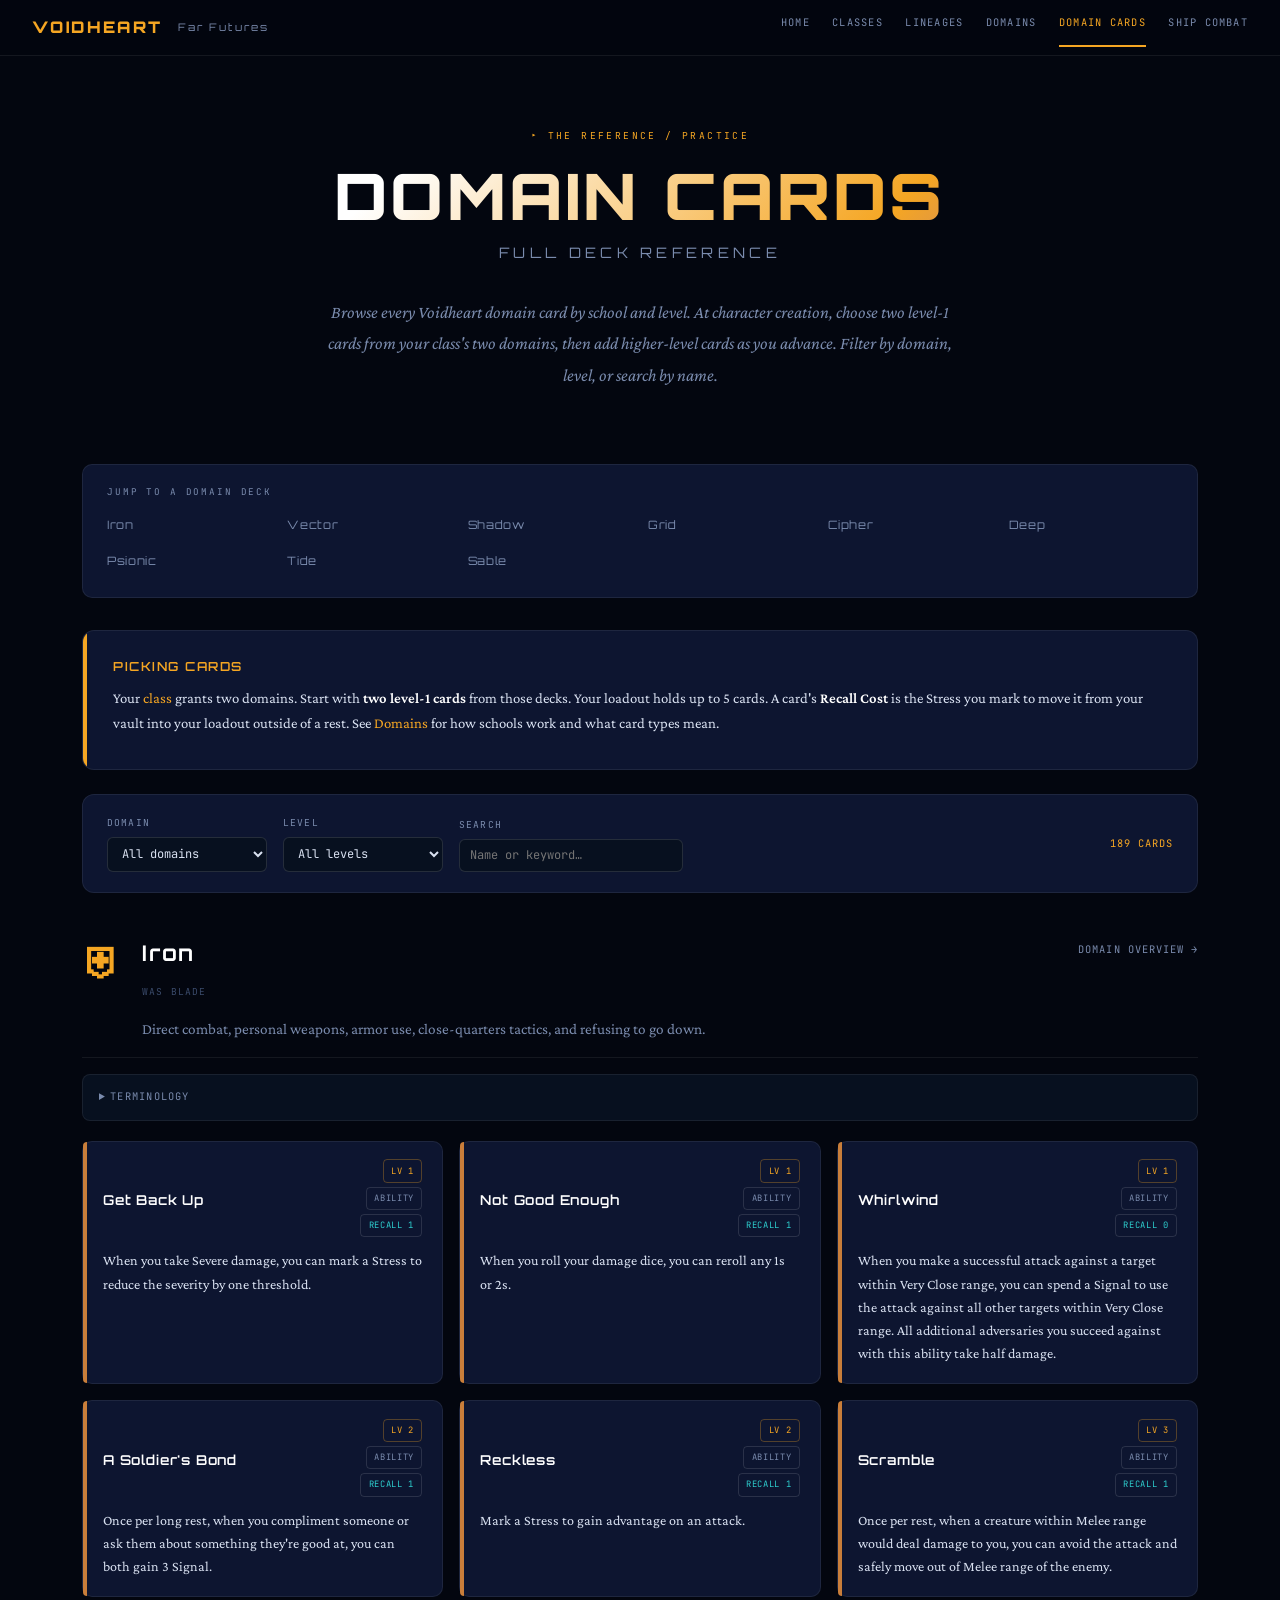
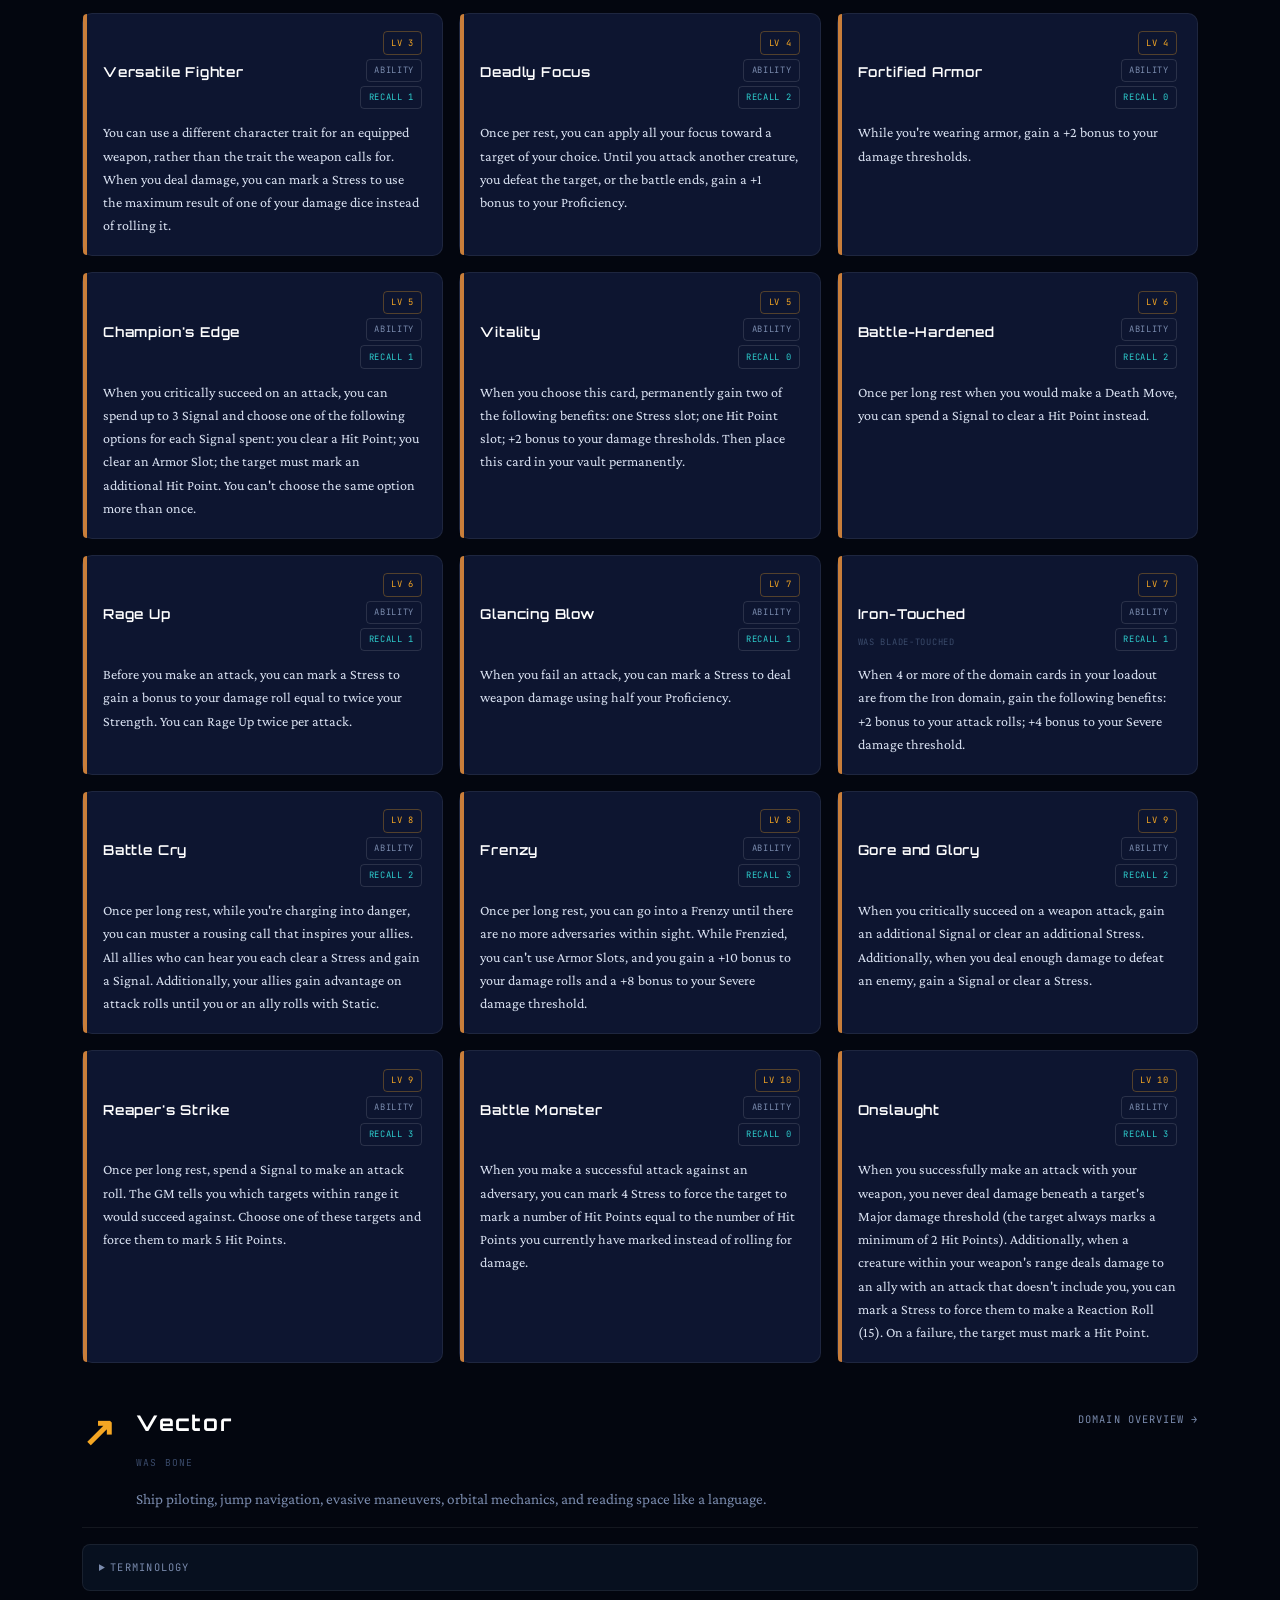
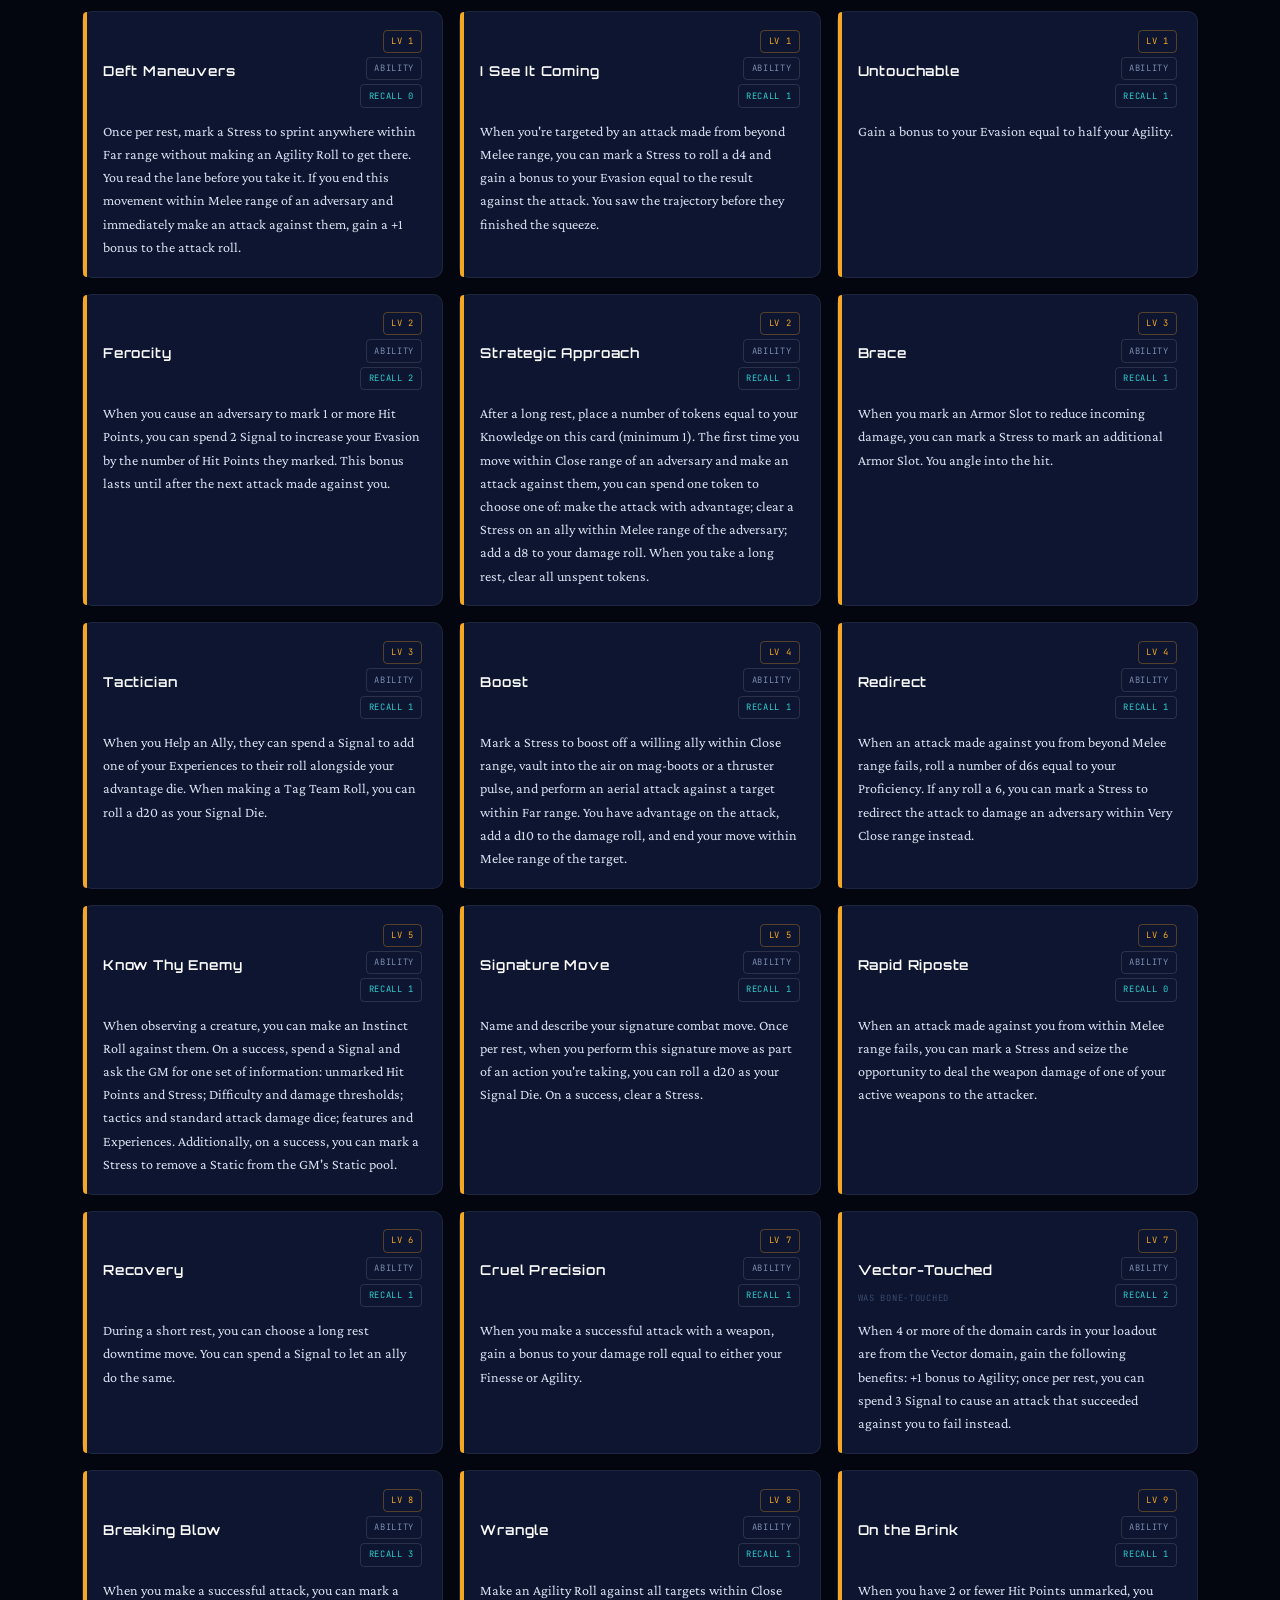
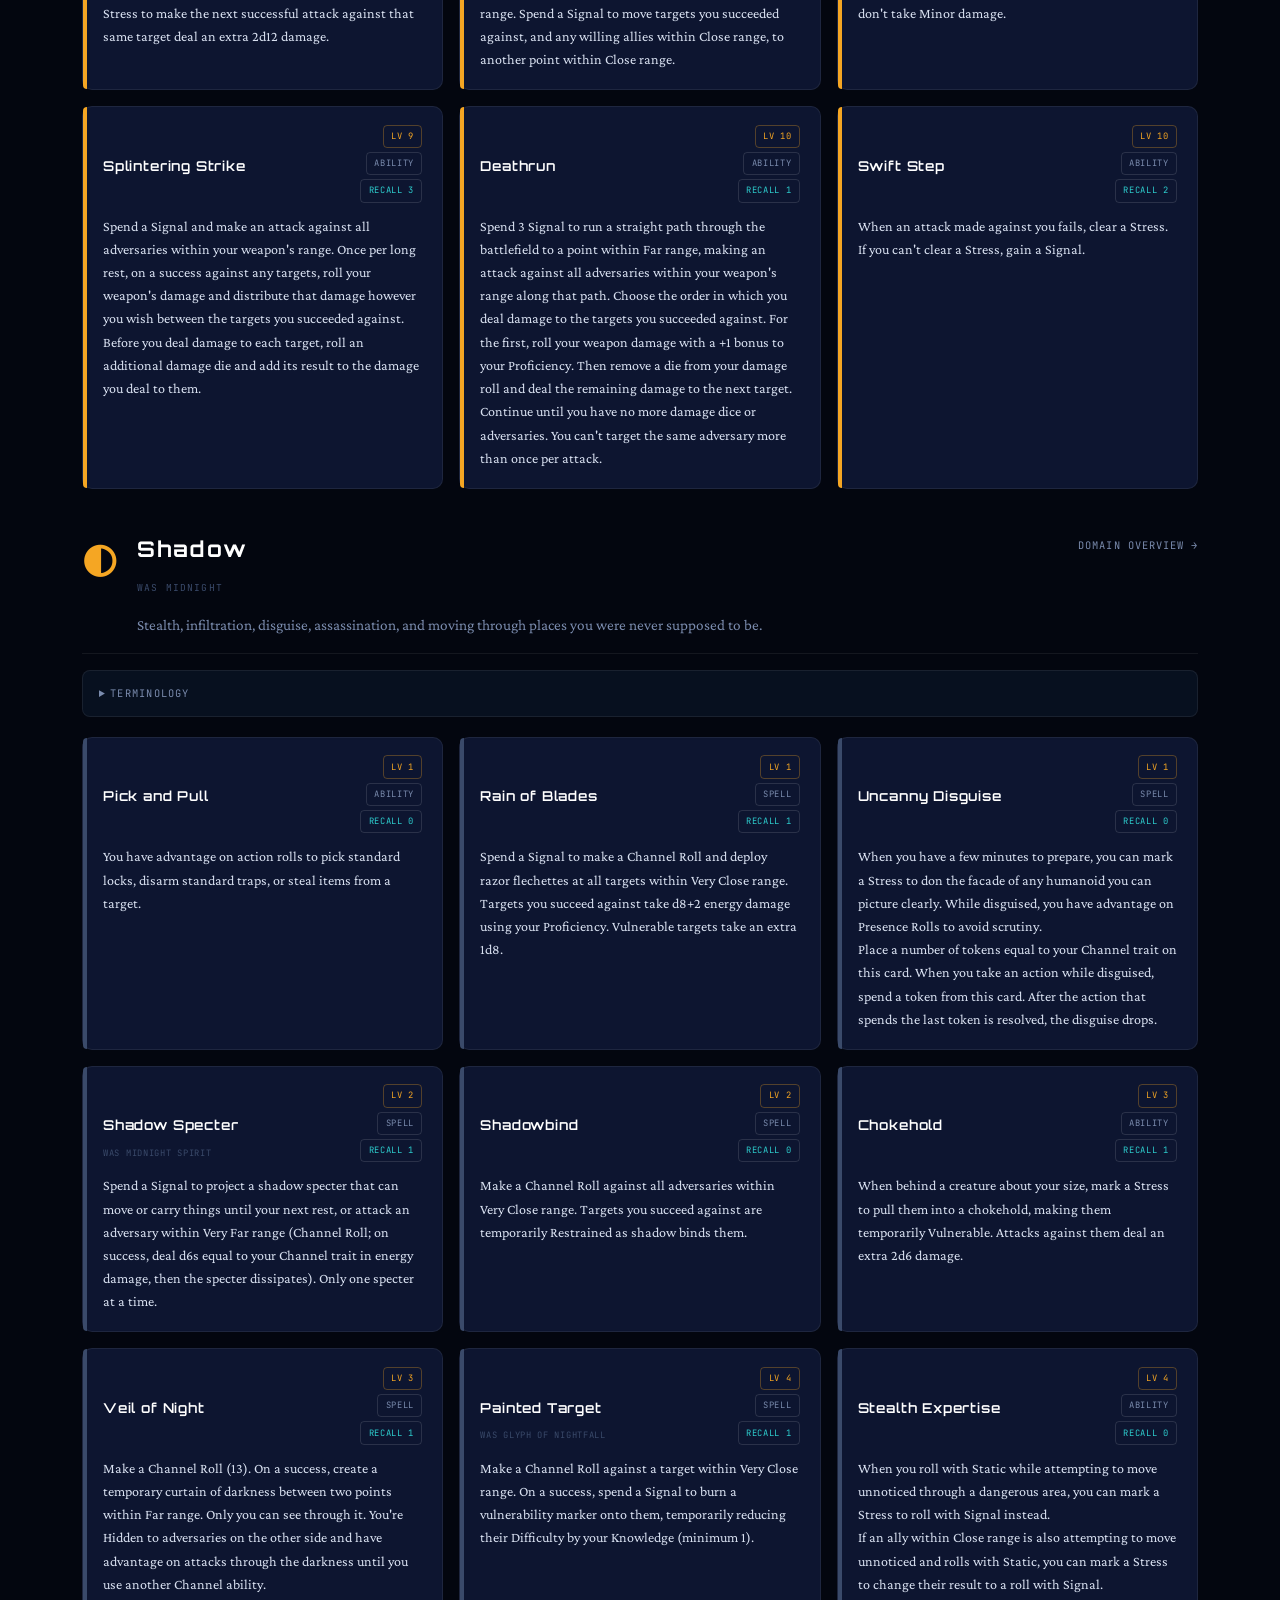
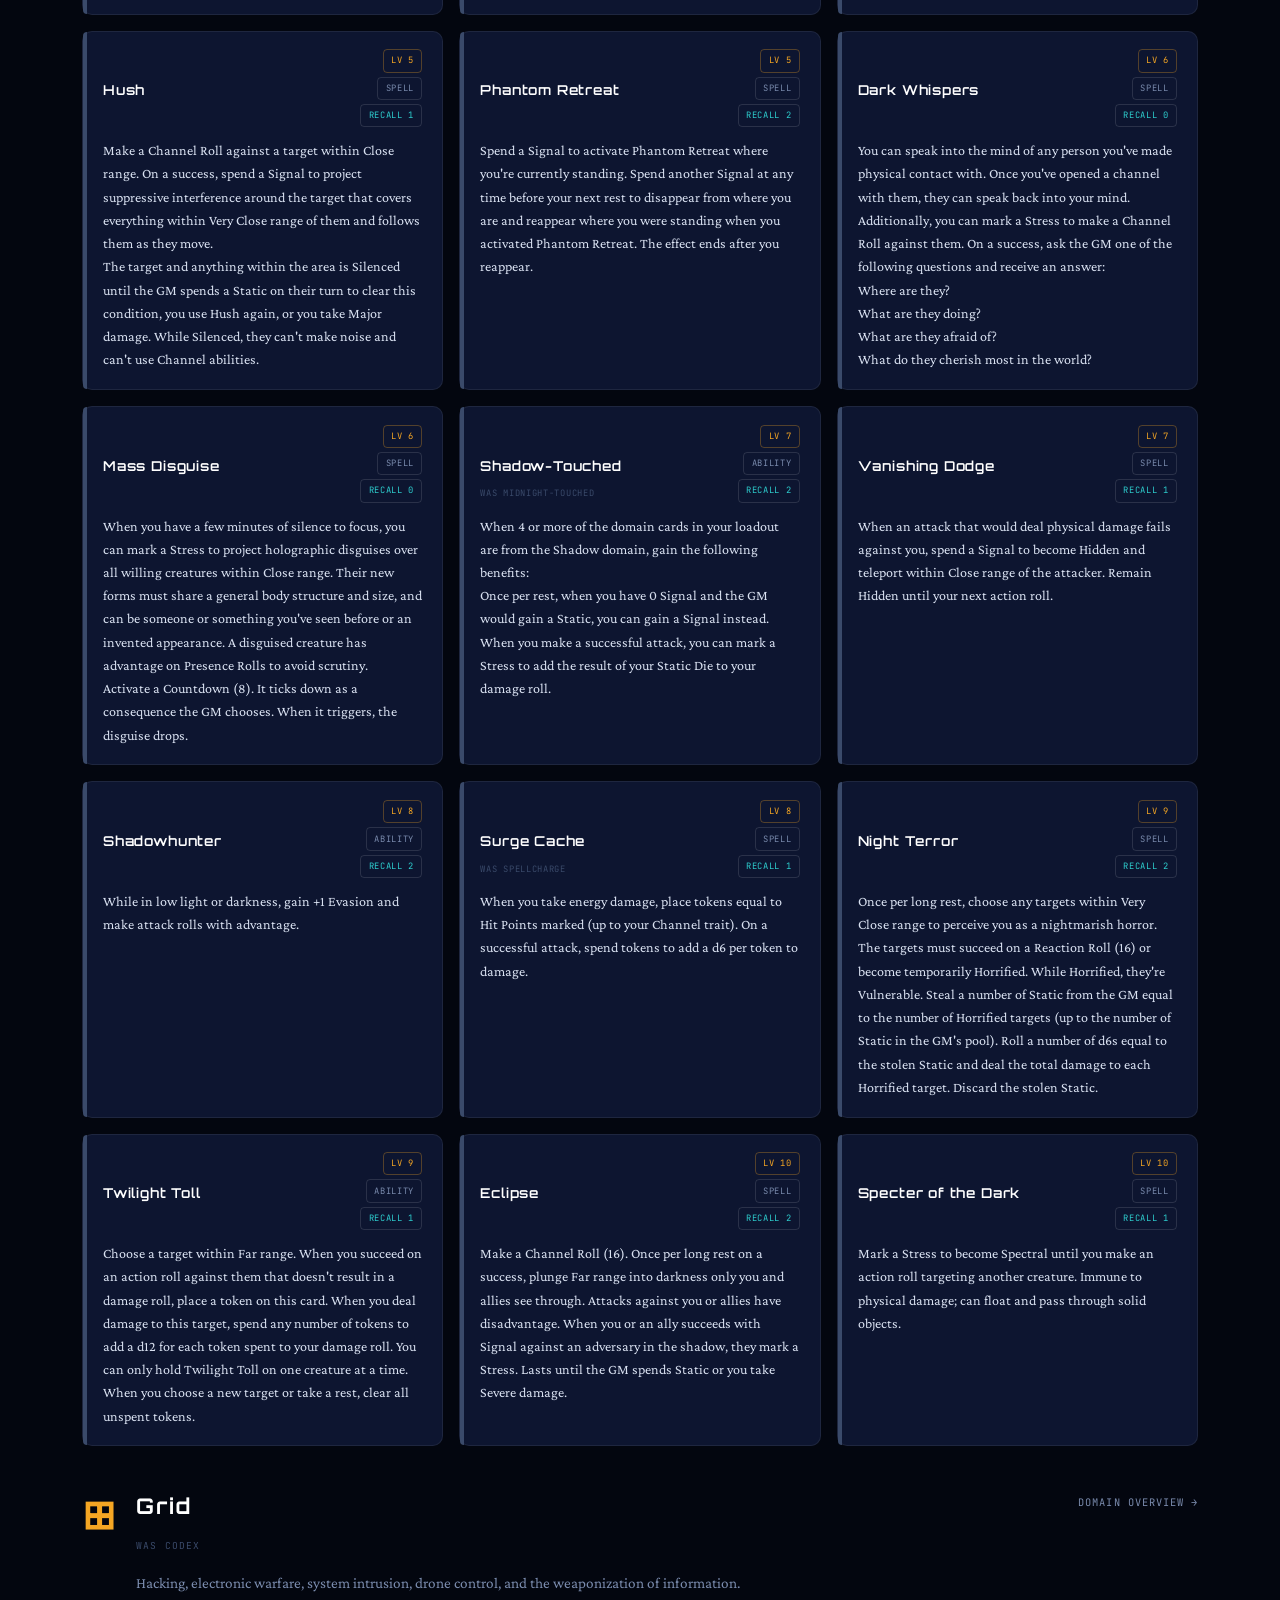
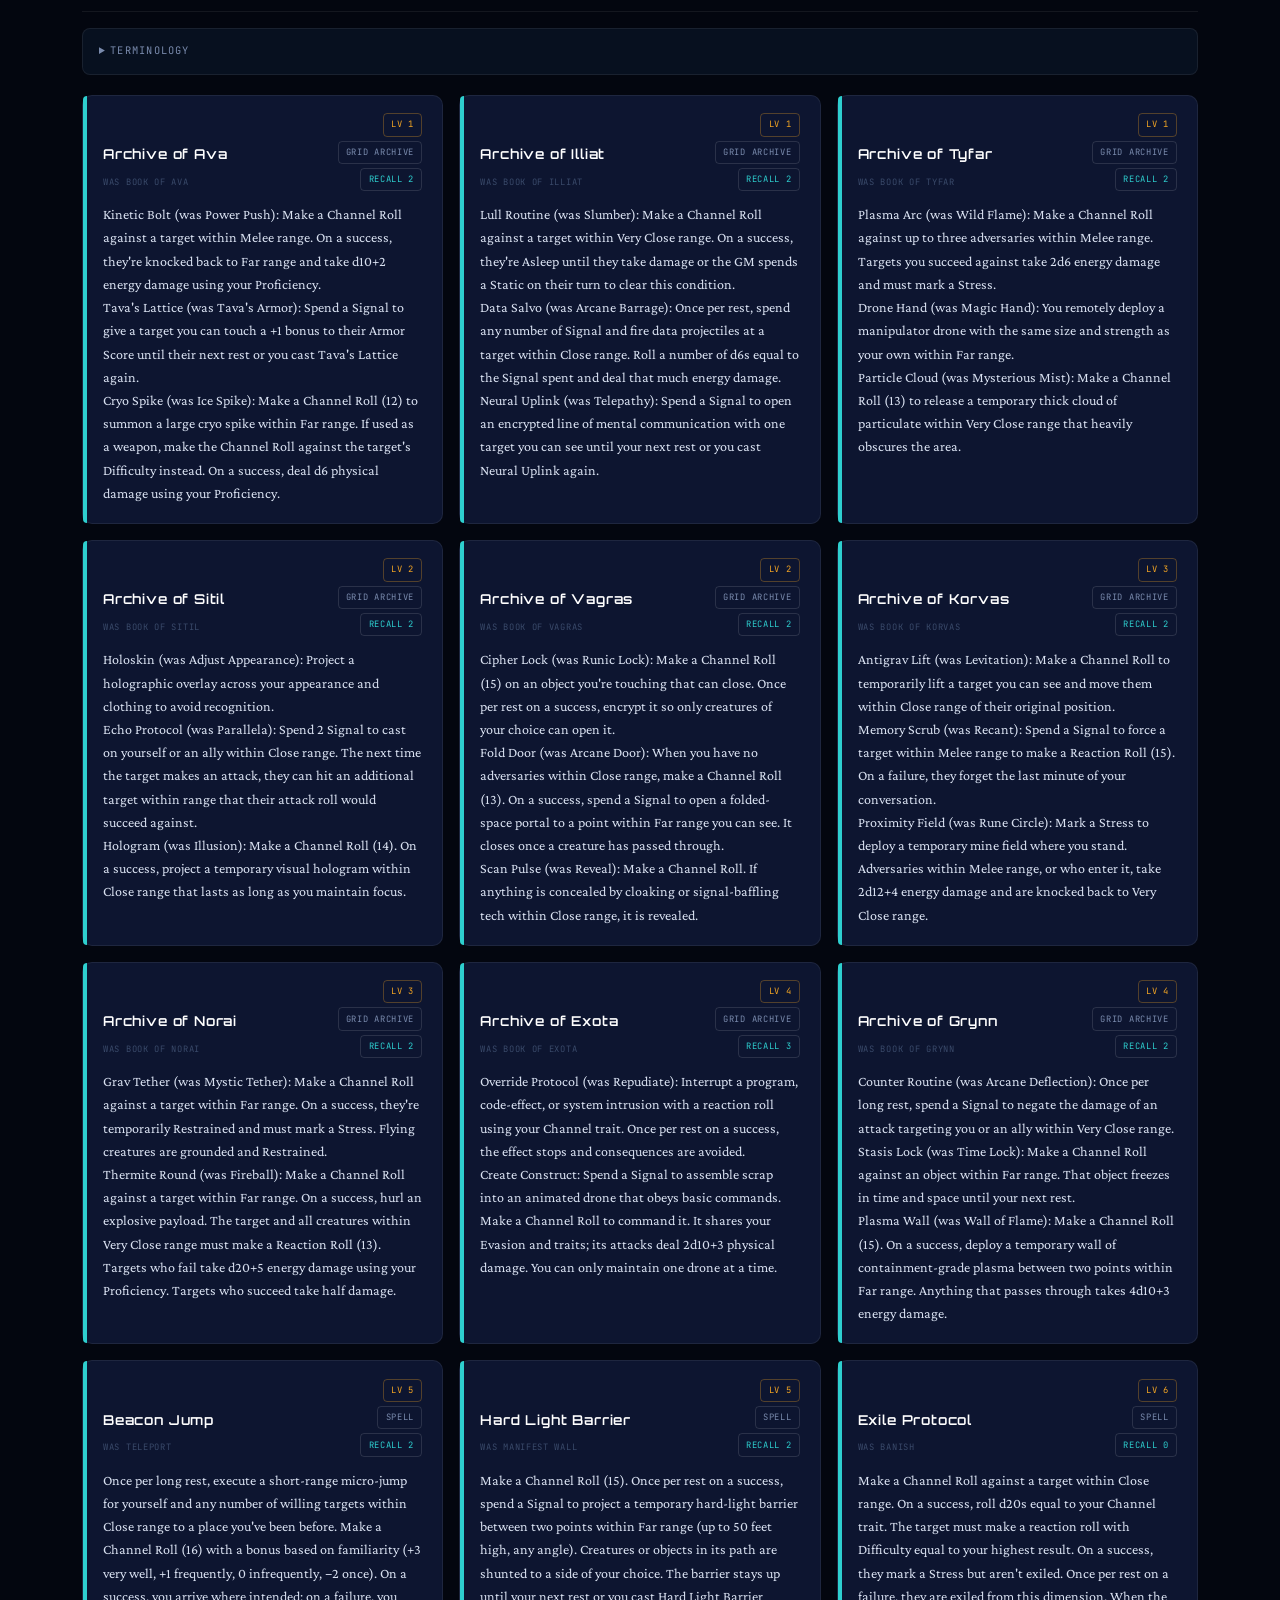
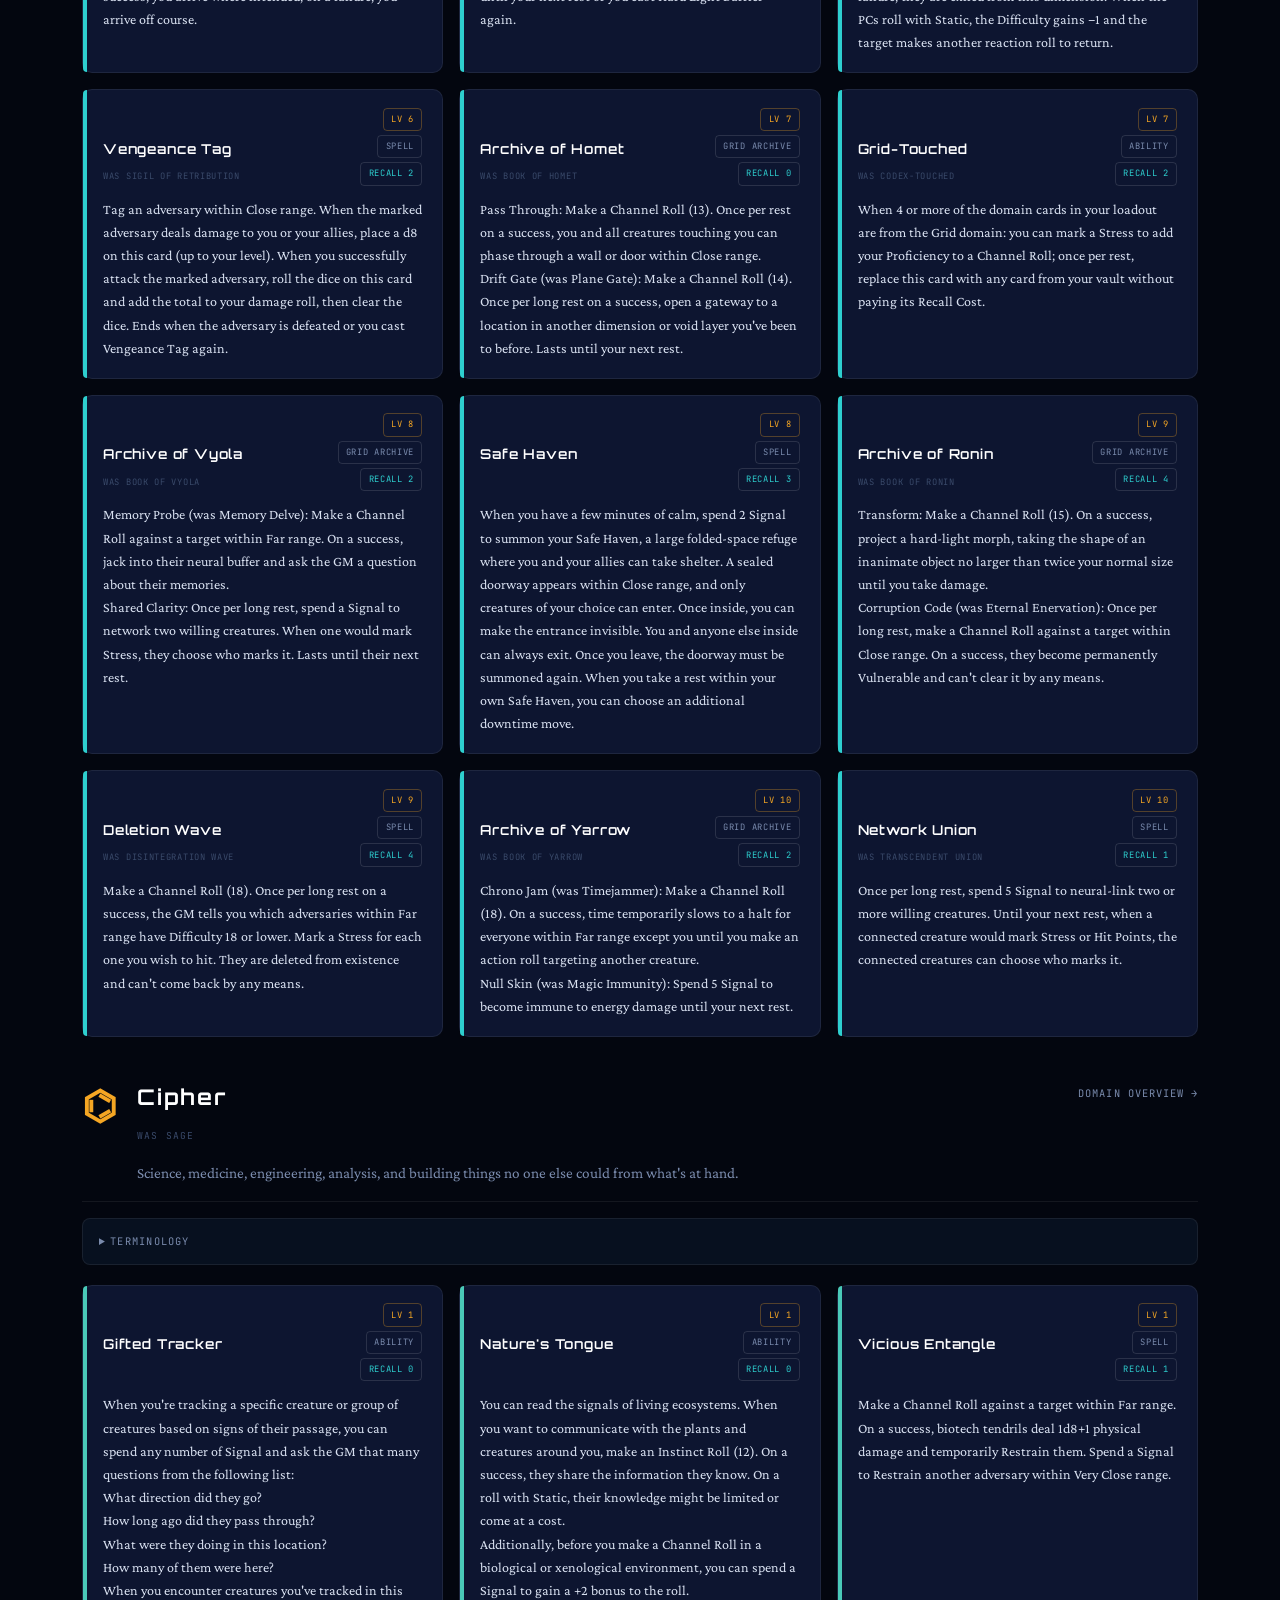
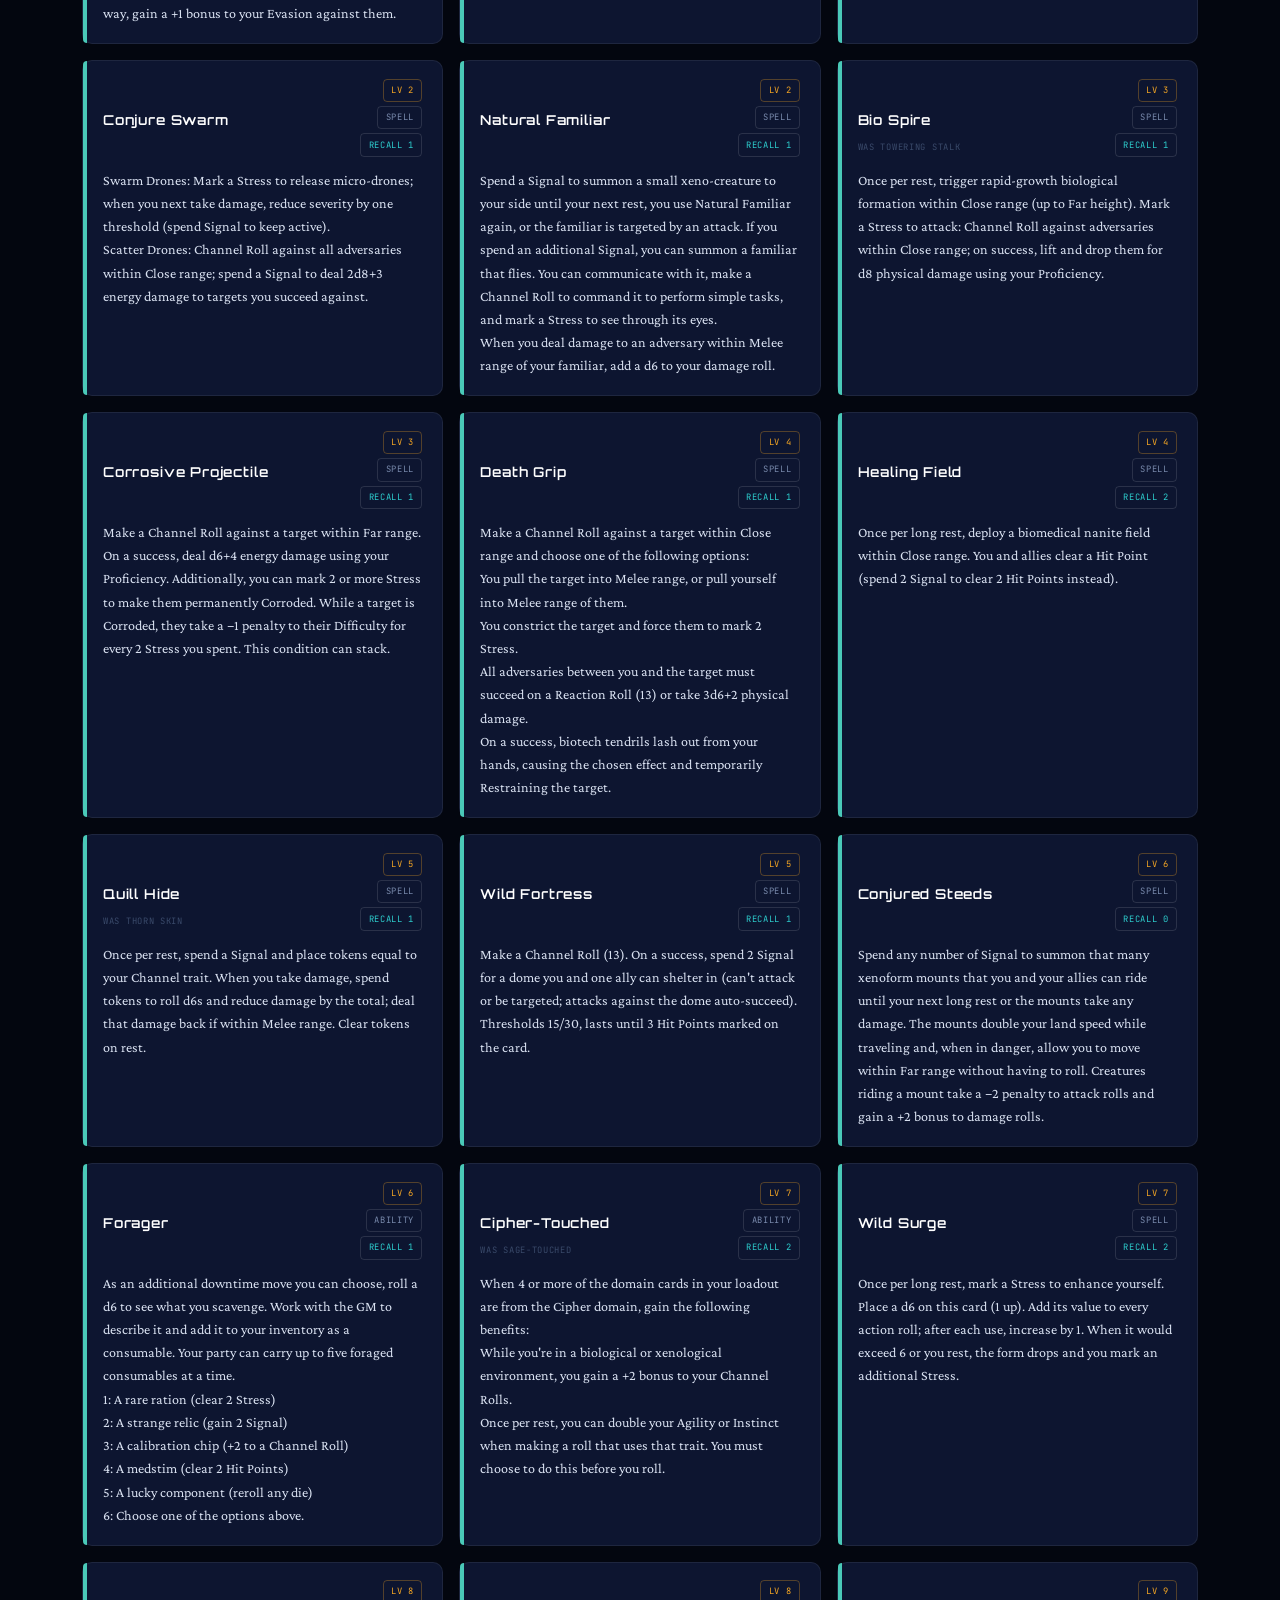
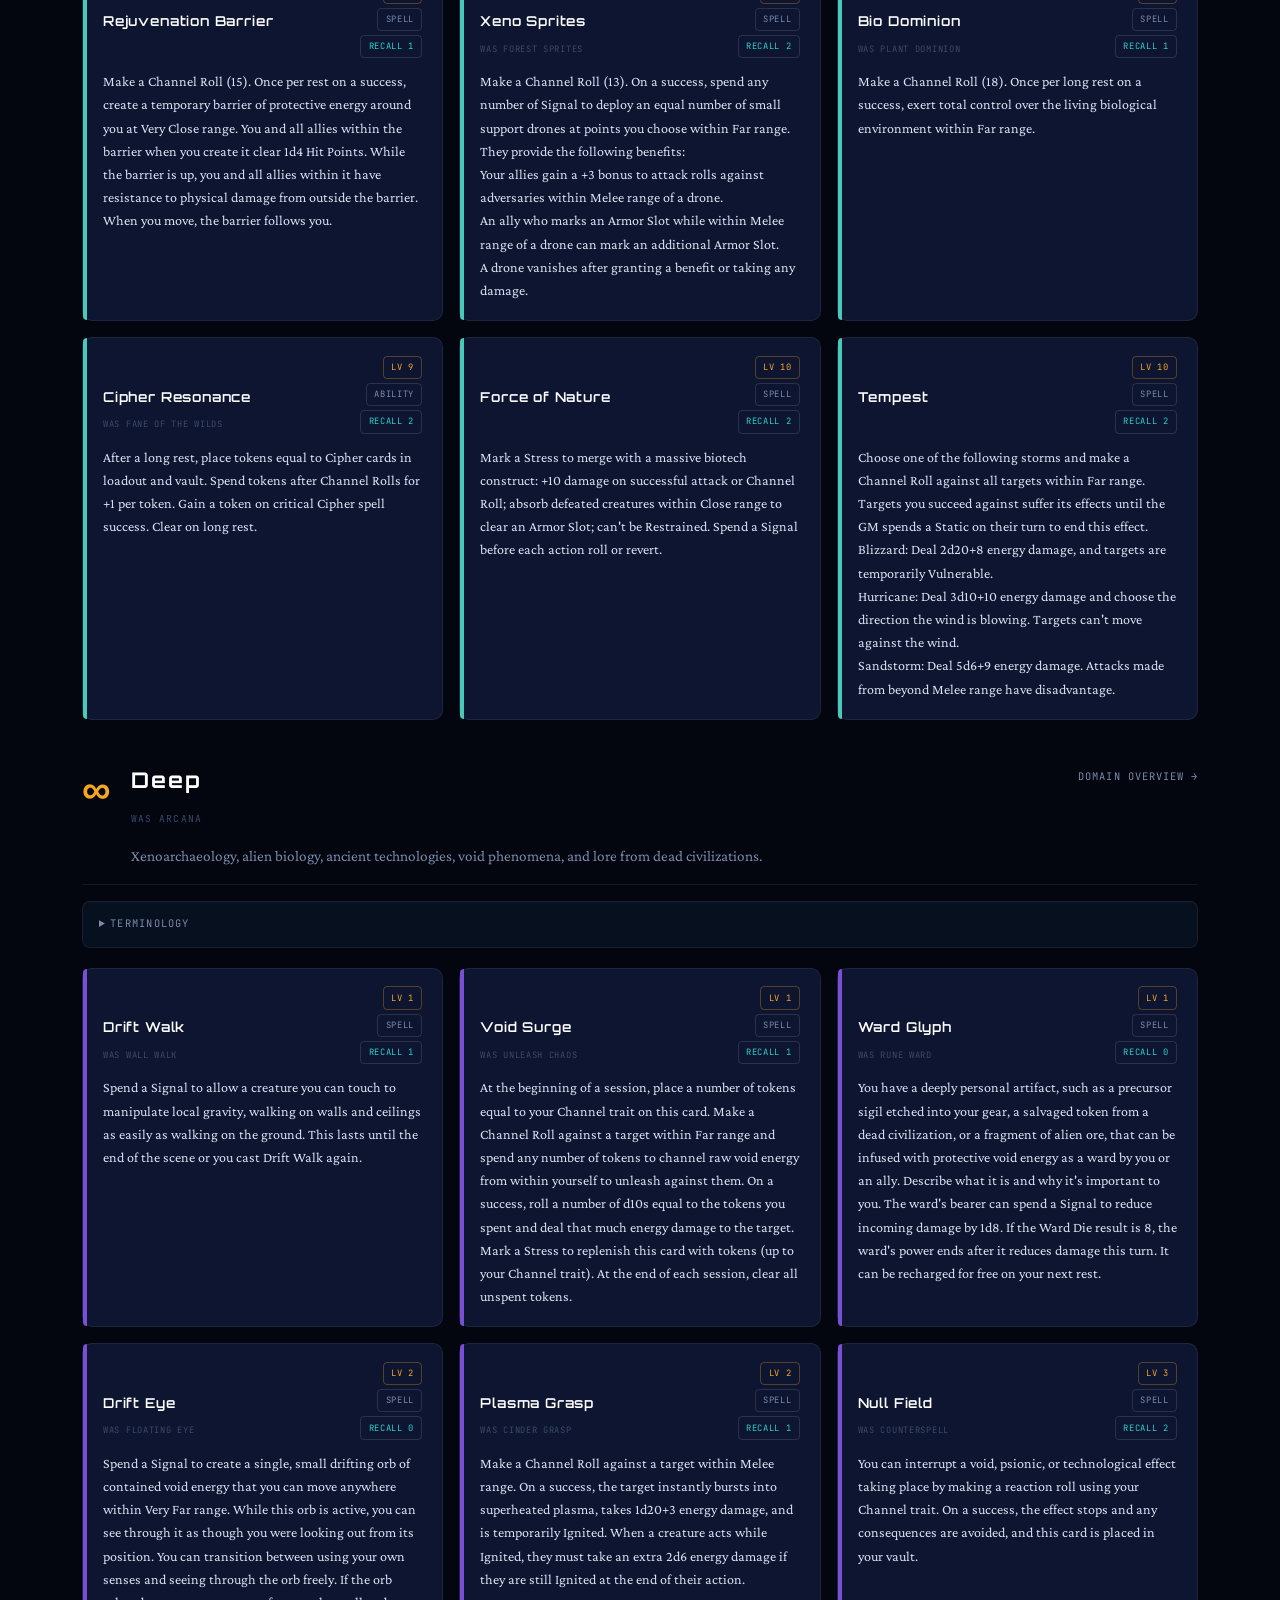
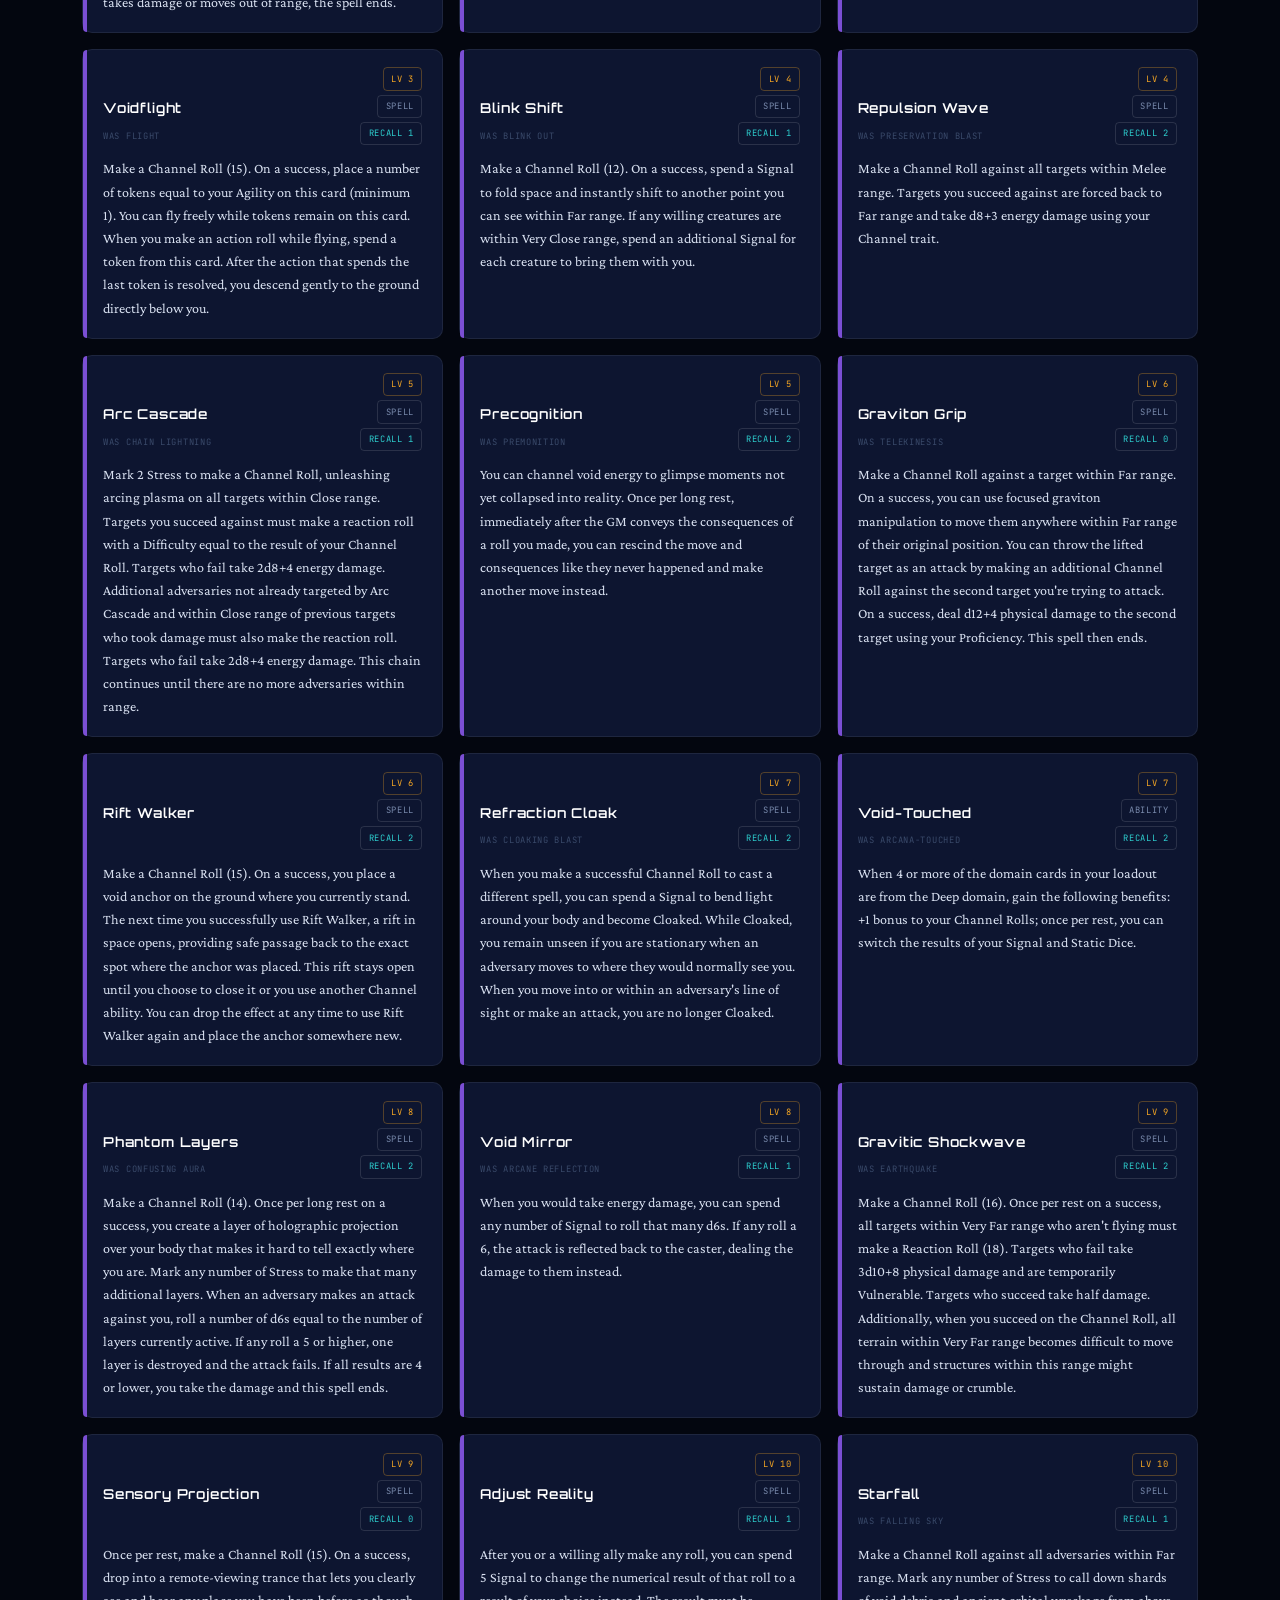
<file: domain-cards.html>
<!DOCTYPE html>
<html lang="en">
<head>
<meta charset="UTF-8">
<meta name="viewport" content="width=device-width, initial-scale=1.0">
<title>Domain Cards — VOIDHEART</title>
<link rel="preconnect" href="https://fonts.googleapis.com">
<link rel="preconnect" href="https://fonts.gstatic.com" crossorigin>
<link href="https://fonts.googleapis.com/css2?family=Orbitron:wght@400;600;700;900&family=Crimson+Pro:ital,wght@0,300;0,400;0,600;1,300;1,400&family=JetBrains+Mono:wght@300;400;700&display=swap" rel="stylesheet">
<link rel="stylesheet" href="styles.css">
<style>
.card-filters {
  display: flex;
  flex-wrap: wrap;
  gap: 0.75rem 1rem;
  align-items: flex-end;
  background: var(--panel);
  border: 1px solid var(--border);
  border-radius: 12px;
  padding: 1.25rem 1.5rem;
  margin: 1.5rem 0 2rem;
  position: sticky;
  top: 56px;
  z-index: 10;
  backdrop-filter: blur(12px);
}
.card-filters label {
  display: flex;
  flex-direction: column;
  gap: 0.35rem;
  font-family: 'JetBrains Mono', monospace;
  font-size: 0.6rem;
  letter-spacing: 0.12em;
  text-transform: uppercase;
  color: var(--text-dim);
}
.card-filters select,
.card-filters input {
  font-family: 'JetBrains Mono', monospace;
  font-size: 0.75rem;
  background: var(--panel-darker);
  border: 1px solid var(--border-bright);
  color: var(--text);
  border-radius: 6px;
  padding: 0.45rem 0.65rem;
  min-width: 10rem;
}
.card-filters input { min-width: 14rem; }
.filter-count {
  margin-left: auto;
  font-family: 'JetBrains Mono', monospace;
  font-size: 0.65rem;
  letter-spacing: 0.1em;
  color: var(--signal);
  text-transform: uppercase;
  align-self: center;
}
.catalog-domain {
  margin: 3rem 0;
  scroll-margin-top: 120px;
}
.catalog-domain-header {
  display: grid;
  grid-template-columns: auto 1fr auto;
  gap: 1.25rem;
  align-items: start;
  margin-bottom: 1rem;
  padding-bottom: 1rem;
  border-bottom: 1px solid var(--border);
}
.catalog-glyph {
  font-family: 'Orbitron', sans-serif;
  font-size: 2.5rem;
  font-weight: 900;
  line-height: 1;
  color: var(--signal);
}
.catalog-domain h2 {
  font-family: 'Orbitron', sans-serif;
  font-size: 1.35rem;
  letter-spacing: 0.1em;
  color: #fff;
}
.catalog-was {
  font-family: 'JetBrains Mono', monospace;
  font-size: 0.6rem;
  letter-spacing: 0.12em;
  color: var(--text-faint);
  text-transform: uppercase;
  margin-top: 0.2rem;
}
.catalog-tagline {
  font-size: 0.95rem;
  color: var(--text-dim);
  margin-top: 0.5rem;
  line-height: 1.6;
}
.catalog-back {
  font-family: 'JetBrains Mono', monospace;
  font-size: 0.65rem;
  letter-spacing: 0.1em;
  text-transform: uppercase;
  color: var(--text-dim);
  text-decoration: none;
  white-space: nowrap;
}
.catalog-back:hover { color: var(--signal); }
.catalog-terms {
  margin-bottom: 1.25rem;
  background: var(--panel-darker);
  border: 1px solid var(--border);
  border-radius: 8px;
  padding: 0.5rem 1rem;
}
.catalog-terms summary {
  font-family: 'JetBrains Mono', monospace;
  font-size: 0.65rem;
  letter-spacing: 0.12em;
  text-transform: uppercase;
  color: var(--text-dim);
  cursor: pointer;
  padding: 0.35rem 0;
}
.catalog-terms ul {
  margin: 0.5rem 0 0.75rem 1.25rem;
  font-size: 0.88rem;
  color: var(--text-dim);
}
.deck-grid {
  display: grid;
  grid-template-columns: repeat(auto-fill, minmax(300px, 1fr));
  gap: 1rem;
}
.deck-card {
  background: var(--panel);
  border: 1px solid var(--border);
  border-radius: 10px;
  padding: 1.1rem 1.25rem;
  scroll-margin-top: 100px;
  position: relative;
}
.deck-card::before {
  content: '';
  position: absolute;
  top: 0; left: 0;
  width: 4px; height: 100%;
  border-radius: 10px 0 0 10px;
}
.deck-card.iron::before { background: #c97e3a; }
.deck-card.vector::before { background: var(--signal); }
.deck-card.shadow::before { background: #3a4a6a; }
.deck-card.grid::before { background: var(--accent-teal); }
.deck-card.cipher::before { background: #4ac9b8; }
.deck-card.deep::before { background: var(--static); }
.deck-card.psionic::before { background: var(--accent-rose); }
.deck-card.tide::before { background: var(--accent-gold); }
.deck-card.sable::before { background: #6a5080; }
.deck-card-header {
  display: flex;
  justify-content: space-between;
  gap: 0.75rem;
  align-items: flex-start;
  margin-bottom: 0.75rem;
}
.deck-card-title h3 {
  font-family: 'Orbitron', sans-serif;
  font-size: 0.85rem;
  letter-spacing: 0.06em;
  color: #fff;
  line-height: 1.3;
}
.deck-card-was {
  display: block;
  font-family: 'JetBrains Mono', monospace;
  font-size: 0.55rem;
  letter-spacing: 0.08em;
  color: var(--text-faint);
  text-transform: uppercase;
  margin-top: 0.25rem;
}
.deck-card-badges {
  display: flex;
  flex-direction: column;
  gap: 0.25rem;
  align-items: flex-end;
  flex-shrink: 0;
}
.deck-card .badge {
  font-family: 'JetBrains Mono', monospace;
  font-size: 0.55rem;
  letter-spacing: 0.08em;
  text-transform: uppercase;
  padding: 0.2rem 0.45rem;
  border-radius: 4px;
  border: 1px solid var(--border-bright);
  color: var(--text-dim);
  white-space: nowrap;
}
.deck-card .badge.level { color: var(--signal); border-color: var(--border-signal); }
.deck-card .badge.recall { color: var(--accent-teal); }
.deck-card-effect {
  font-size: 0.88rem;
  color: var(--text);
  line-height: 1.65;
}
.catalog-empty {
  text-align: center;
  color: var(--text-dim);
  padding: 3rem 1rem;
}
@media (max-width: 720px) {
  .catalog-domain-header { grid-template-columns: 1fr; }
  .catalog-back { justify-self: start; }
  .filter-count { margin-left: 0; width: 100%; }
  .card-filters { position: static; }
}
</style>
</head>
<body>

<div id="starfield"></div>

<nav class="site-nav">
  <a class="nav-logo" href="index.html">VOIDHEART <span>Far Futures</span></a>
  <button class="nav-toggle" aria-label="Toggle menu">MENU</button>
  <ul class="nav-links">
    <li><a href="index.html">Home</a></li>
    <li><a href="classes.html">Classes</a></li>
    <li><a href="lineages.html">Lineages</a></li>
    <li><a href="domains.html">Domains</a></li>
    <li><a href="domain-cards.html" class="active">Domain Cards</a></li>
    <li><a href="ship-combat.html">Ship Combat</a></li>
  </ul>
</nav>

<header class="page-header">
  <div class="crumb">▸ The Reference / Practice</div>
  <h1>DOMAIN CARDS</h1>
  <div class="sub">Full Deck Reference</div>
  <p class="desc">
    Browse every Voidheart domain card by school and level. At character creation, choose two level-1 cards
    from your class's two domains, then add higher-level cards as you advance. Filter by domain, level, or search by name.
  </p>
</header>

<main class="wide">

  <div class="toc">
    <div class="toc-label">Jump to a Domain Deck</div>
    <div class="toc-grid">
      <a href="?domain=iron">Iron</a>
      <a href="?domain=vector">Vector</a>
      <a href="?domain=shadow">Shadow</a>
      <a href="?domain=grid">Grid</a>
      <a href="?domain=cipher">Cipher</a>
      <a href="?domain=deep">Deep</a>
      <a href="?domain=psionic">Psionic</a>
      <a href="?domain=tide">Tide</a>
      <a href="?domain=sable">Sable</a>
    </div>
  </div>

  <div class="rule-card">
    <h4 style="color:var(--signal);margin-bottom:0.5rem;font-size:0.78rem;letter-spacing:0.12em">PICKING CARDS</h4>
    <p style="font-size:0.92rem;margin-bottom:0.5rem">
      Your <a href="classes.html">class</a> grants two domains. Start with <strong>two level-1 cards</strong> from those decks.
      Your loadout holds up to 5 cards. A card's <strong>Recall Cost</strong> is the Stress you mark to move it from your vault into your loadout outside of a rest. See
      <a href="domains.html">Domains</a> for how schools work and what card types mean.
    </p>
  </div>

  <form class="card-filters" id="card-filters" onsubmit="return false">
    <label>
      Domain
      <select id="filter-domain" aria-label="Filter by domain">
        <option value="">All domains</option>
      </select>
    </label>
    <label>
      Level
      <select id="filter-level" aria-label="Filter by level">
        <option value="">All levels</option>
      </select>
    </label>
    <label>
      Search
      <input type="search" id="filter-search" placeholder="Name or keyword…" aria-label="Search cards">
    </label>
    <span class="filter-count" id="result-count" aria-live="polite"></span>
  </form>

  <div id="card-catalog"></div>

  <p style="text-align:center;margin-top:3rem;color:var(--text-dim);font-size:0.88rem">
    Overview: <a href="domains.html">domain schools</a>. To build a character, start with <a href="classes.html">classes</a>.
  </p>

</main>

<footer>
  <div>VOIDHEART &mdash; <a href="index.html">Home</a> · <a href="classes.html">Classes</a> · <a href="domains.html">Domains</a> · <a href="domain-cards.html">Domain Cards</a></div>
  <div>Signal &amp; Static · Far Futures · Deep Space Adventure</div>
</footer>

<script src="scripts.js"></script>
<script src="data/domain-cards-data.js"></script>
<script src="domain-cards.js"></script>
</body>
</html>
</file>
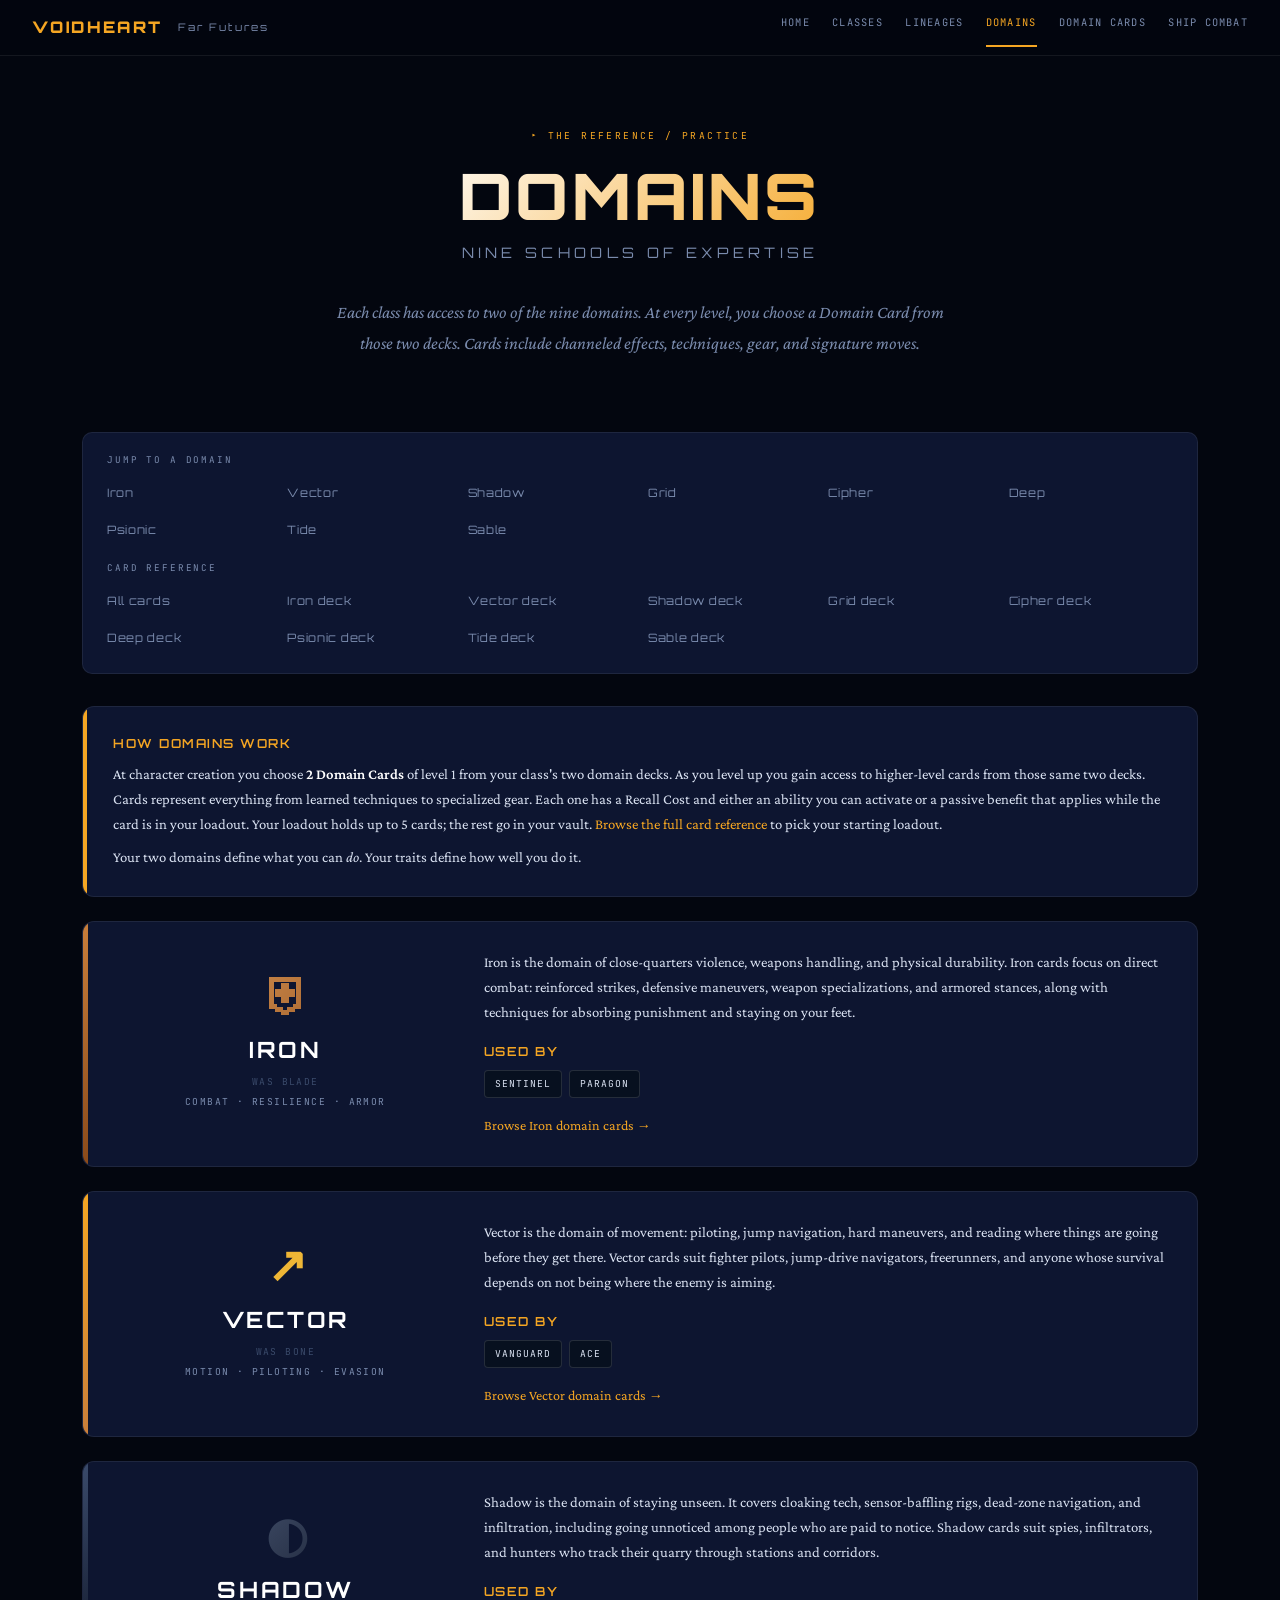
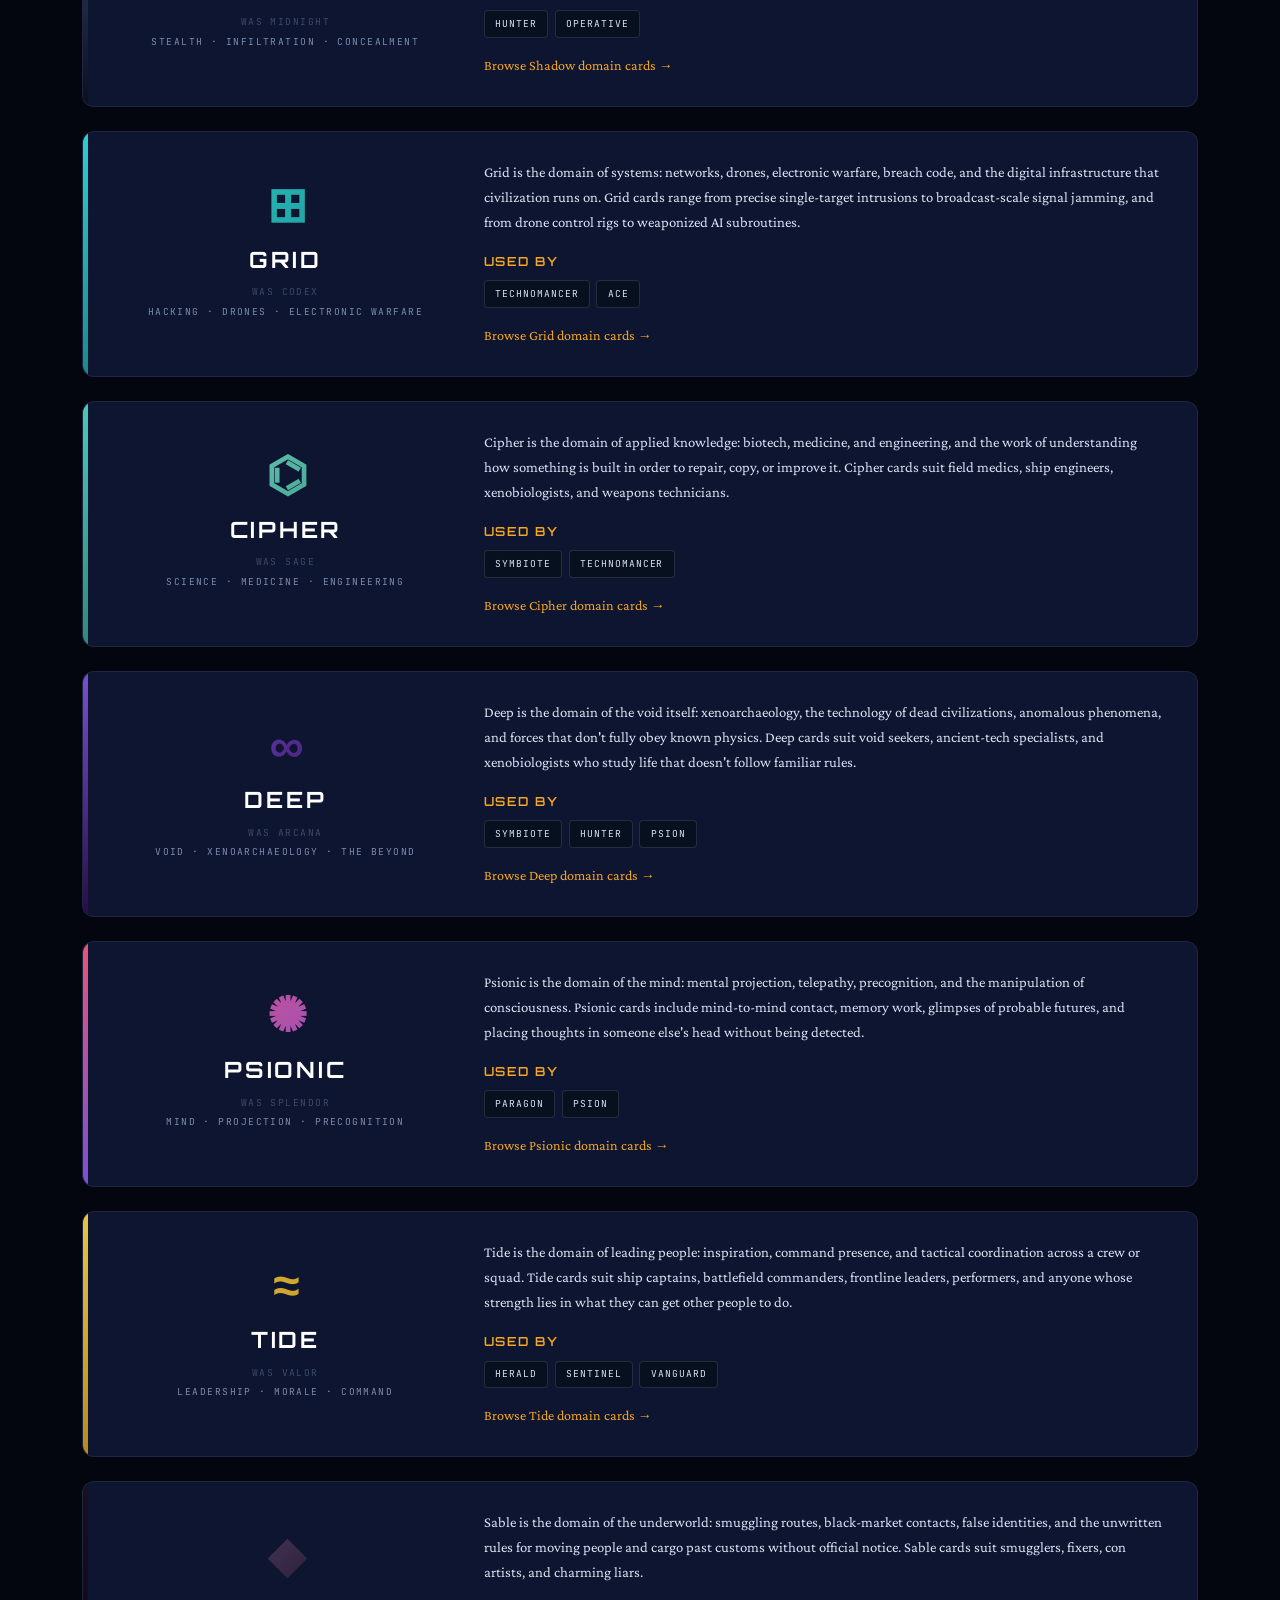
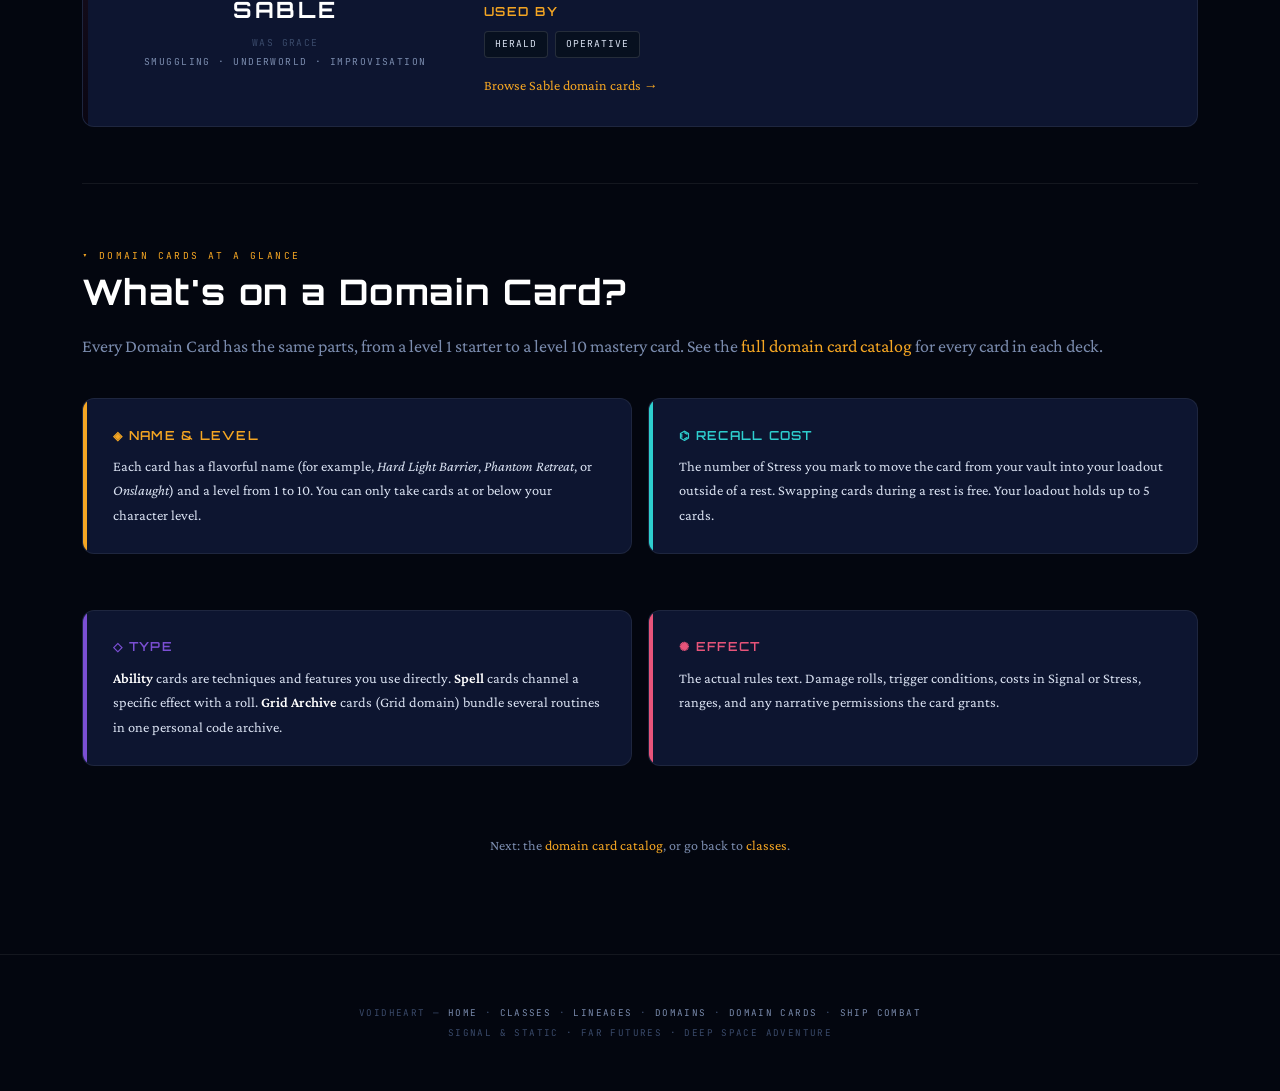
<file: domains.html>
<!DOCTYPE html>
<html lang="en">
<head>
<meta charset="UTF-8">
<meta name="viewport" content="width=device-width, initial-scale=1.0">
<title>Domains — VOIDHEART</title>
<link rel="preconnect" href="https://fonts.googleapis.com">
<link rel="preconnect" href="https://fonts.gstatic.com" crossorigin>
<link href="https://fonts.googleapis.com/css2?family=Orbitron:wght@400;600;700;900&family=Crimson+Pro:ital,wght@0,300;0,400;0,600;1,300;1,400&family=JetBrains+Mono:wght@300;400;700&display=swap" rel="stylesheet">
<link rel="stylesheet" href="styles.css">
<style>
.domain-card {
  background: var(--panel);
  border: 1px solid var(--border);
  border-radius: 12px;
  padding: 1.75rem 2rem;
  margin: 1.5rem 0;
  scroll-margin-top: 80px;
  position: relative;
  overflow: hidden;
  display: grid;
  grid-template-columns: 1fr 2fr;
  gap: 1.75rem;
  align-items: start;
}
.domain-card::before {
  content: '';
  position: absolute;
  top: 0; left: 0;
  width: 5px; height: 100%;
}
.domain-card.iron::before { background: linear-gradient(180deg, #c97e3a, #8a4a1a); }
.domain-card.vector::before { background: linear-gradient(180deg, var(--signal), #c97e3a); }
.domain-card.shadow::before { background: linear-gradient(180deg, #3a4a6a, #0a1020); }
.domain-card.grid::before { background: linear-gradient(180deg, var(--accent-teal), #1a8a8a); }
.domain-card.cipher::before { background: linear-gradient(180deg, #4ac9b8, #2e8a7a); }
.domain-card.deep::before { background: linear-gradient(180deg, var(--static), #2a0a4a); }
.domain-card.psionic::before { background: linear-gradient(180deg, var(--accent-rose), var(--static)); }
.domain-card.tide::before { background: linear-gradient(180deg, var(--accent-gold), #b88a1a); }
.domain-card.sable::before { background: linear-gradient(180deg, #1a1020, #0a0612); }

.domain-card .glyph {
  text-align: center;
  padding: 1.25rem 0;
}
.domain-card .glyph-symbol {
  font-family: 'Orbitron', sans-serif;
  font-size: 3rem;
  font-weight: 900;
  line-height: 1;
  background: linear-gradient(135deg, var(--signal) 0%, var(--static) 100%);
  -webkit-background-clip: text;
  -webkit-text-fill-color: transparent;
  background-clip: text;
  letter-spacing: -0.05em;
}
.domain-card.iron .glyph-symbol { background: linear-gradient(135deg, #e8a560 0%, #8a4a1a 100%); -webkit-background-clip: text; background-clip: text; }
.domain-card.vector .glyph-symbol { background: linear-gradient(135deg, var(--signal) 0%, var(--accent-gold) 100%); -webkit-background-clip: text; background-clip: text; }
.domain-card.shadow .glyph-symbol { background: linear-gradient(135deg, #5a6a8a 0%, #0a1020 100%); -webkit-background-clip: text; background-clip: text; }
.domain-card.grid .glyph-symbol { background: linear-gradient(135deg, var(--accent-teal) 0%, #1a8a8a 100%); -webkit-background-clip: text; background-clip: text; }
.domain-card.cipher .glyph-symbol { background: linear-gradient(135deg, #7adcc8 0%, #2e8a7a 100%); -webkit-background-clip: text; background-clip: text; }
.domain-card.deep .glyph-symbol { background: linear-gradient(135deg, var(--static) 0%, #2a0a4a 100%); -webkit-background-clip: text; background-clip: text; }
.domain-card.psionic .glyph-symbol { background: linear-gradient(135deg, var(--accent-rose) 0%, var(--static) 100%); -webkit-background-clip: text; background-clip: text; }
.domain-card.tide .glyph-symbol { background: linear-gradient(135deg, var(--accent-gold) 0%, #b88a1a 100%); -webkit-background-clip: text; background-clip: text; }
.domain-card.sable .glyph-symbol { background: linear-gradient(135deg, #6a5080 0%, #0a0612 100%); -webkit-background-clip: text; background-clip: text; }

.domain-card .glyph-name {
  font-family: 'Orbitron', sans-serif;
  font-size: 1.4rem;
  font-weight: 700;
  letter-spacing: 0.12em;
  color: #fff;
  margin-top: 0.75rem;
}
.domain-card .glyph-trait {
  font-family: 'JetBrains Mono', monospace;
  font-size: 0.6rem;
  letter-spacing: 0.15em;
  color: var(--text-dim);
  text-transform: uppercase;
  margin-top: 0.4rem;
}
.domain-card .content h4 {
  font-family: 'Orbitron', sans-serif;
  font-size: 0.78rem;
  letter-spacing: 0.12em;
  color: var(--signal);
  text-transform: uppercase;
  margin: 1rem 0 0.4rem;
}
.domain-card .content h4:first-child { margin-top: 0; }
.domain-card .content p {
  font-size: 0.92rem;
  color: var(--text);
  line-height: 1.7;
}
.domain-card .content .tagline {
  font-size: 1rem;
  font-style: italic;
  color: var(--text-dim);
  margin-bottom: 1rem;
  line-height: 1.6;
}
.domain-card .users {
  margin-top: 0.5rem;
  display: flex;
  flex-wrap: wrap;
  gap: 0.4rem;
}
.domain-card .users a {
  font-family: 'JetBrains Mono', monospace;
  font-size: 0.6rem;
  letter-spacing: 0.1em;
  color: var(--text);
  background: var(--panel-darker);
  border: 1px solid var(--border-bright);
  padding: 0.3rem 0.65rem;
  border-radius: 4px;
  text-transform: uppercase;
  transition: border-color 0.2s, color 0.2s;
}
.domain-card .users a:hover {
  border-color: var(--signal);
  color: var(--signal);
}

@media (max-width: 720px) {
  .domain-card {
    grid-template-columns: 1fr;
    padding: 1.25rem 1.25rem;
  }
  .domain-card .glyph {
    padding: 0;
    text-align: left;
    display: flex;
    align-items: center;
    gap: 1rem;
  }
  .domain-card .glyph-symbol { font-size: 2rem; }
  .domain-card .glyph-name { margin-top: 0; font-size: 1.1rem; }
}
</style>
</head>
<body>

<div id="starfield"></div>

<nav class="site-nav">
  <a class="nav-logo" href="index.html">VOIDHEART <span>Far Futures</span></a>
  <button class="nav-toggle" aria-label="Toggle menu">MENU</button>
  <ul class="nav-links">
    <li><a href="index.html">Home</a></li>
    <li><a href="classes.html">Classes</a></li>
    <li><a href="lineages.html">Lineages</a></li>
    <li><a href="domains.html" class="active">Domains</a></li>
    <li><a href="domain-cards.html">Domain Cards</a></li>
    <li><a href="ship-combat.html">Ship Combat</a></li>
  </ul>
</nav>

<header class="page-header">
  <div class="crumb">▸ The Reference / Practice</div>
  <h1>DOMAINS</h1>
  <div class="sub">Nine Schools of Expertise</div>
  <p class="desc">
    Each class has access to two of the nine domains. At every level, you choose a Domain Card from those two decks. Cards include channeled effects, techniques, gear, and signature moves.
  </p>
</header>

<main class="wide">

  <div class="toc">
    <div class="toc-label">Jump to a Domain</div>
    <div class="toc-grid">
      <a href="#iron">Iron</a>
      <a href="#vector">Vector</a>
      <a href="#shadow">Shadow</a>
      <a href="#grid">Grid</a>
      <a href="#cipher">Cipher</a>
      <a href="#deep">Deep</a>
      <a href="#psionic">Psionic</a>
      <a href="#tide">Tide</a>
      <a href="#sable">Sable</a>
    </div>
    <div class="toc-label" style="margin-top:1rem">Card Reference</div>
    <div class="toc-grid">
      <a href="domain-cards.html">All cards</a>
      <a href="domain-cards.html?domain=iron">Iron deck</a>
      <a href="domain-cards.html?domain=vector">Vector deck</a>
      <a href="domain-cards.html?domain=shadow">Shadow deck</a>
      <a href="domain-cards.html?domain=grid">Grid deck</a>
      <a href="domain-cards.html?domain=cipher">Cipher deck</a>
      <a href="domain-cards.html?domain=deep">Deep deck</a>
      <a href="domain-cards.html?domain=psionic">Psionic deck</a>
      <a href="domain-cards.html?domain=tide">Tide deck</a>
      <a href="domain-cards.html?domain=sable">Sable deck</a>
    </div>
  </div>

  <div class="rule-card">
    <h4 style="color:var(--signal);margin-bottom:0.5rem;font-size:0.78rem;letter-spacing:0.12em">HOW DOMAINS WORK</h4>
    <p style="font-size:0.92rem;margin-bottom:0.5rem">
      At character creation you choose <strong>2 Domain Cards</strong> of level 1 from your class's two domain decks.
      As you level up you gain access to higher-level cards from those same two decks. Cards represent everything from learned techniques to specialized gear. Each one has a Recall Cost and either an ability you can activate or a passive benefit that applies while the card is in your loadout. Your loadout holds up to 5 cards; the rest go in your vault.
      <a href="domain-cards.html">Browse the full card reference</a> to pick your starting loadout.
    </p>
    <p style="font-size:0.92rem">
      Your two domains define what you can <em>do</em>. Your traits define how well you do it.
    </p>
  </div>

  <!-- IRON -->
  <section id="iron" class="domain-card iron">
    <div class="glyph">
      <div class="glyph-symbol">⛨</div>
      <div class="glyph-name">IRON</div>
      <div class="glyph-trait" style="color:var(--text-faint)">was Blade</div>
      <div class="glyph-trait" style="margin-top:0.2rem">Combat · Resilience · Armor</div>
    </div>
    <div class="content">
      <p>
        Iron is the domain of close-quarters violence, weapons handling, and physical durability. Iron cards focus on direct combat: reinforced strikes, defensive maneuvers, weapon specializations, and armored stances, along with techniques for absorbing punishment and staying on your feet.
      </p>
      <h4>Used By</h4>
      <div class="users">
        <a href="classes.html#sentinel">Sentinel</a>
        <a href="classes.html#paragon">Paragon</a>
      </div>
      <p style="margin-top:1rem;font-size:0.88rem"><a href="domain-cards.html?domain=iron">Browse Iron domain cards →</a></p>
    </div>
  </section>

  <!-- VECTOR -->
  <section id="vector" class="domain-card vector">
    <div class="glyph">
      <div class="glyph-symbol">↗</div>
      <div class="glyph-name">VECTOR</div>
      <div class="glyph-trait" style="color:var(--text-faint)">was Bone</div>
      <div class="glyph-trait" style="margin-top:0.2rem">Motion · Piloting · Evasion</div>
    </div>
    <div class="content">
      <p>
        Vector is the domain of movement: piloting, jump navigation, hard maneuvers, and reading where things are going before they get there. Vector cards suit fighter pilots, jump-drive navigators, freerunners, and anyone whose survival depends on not being where the enemy is aiming.
      </p>
      <h4>Used By</h4>
      <div class="users">
        <a href="classes.html#vanguard">Vanguard</a>
        <a href="classes.html#ace">Ace</a>
      </div>
      <p style="margin-top:1rem;font-size:0.88rem"><a href="domain-cards.html?domain=vector">Browse Vector domain cards →</a></p>
    </div>
  </section>

  <!-- SHADOW -->
  <section id="shadow" class="domain-card shadow">
    <div class="glyph">
      <div class="glyph-symbol">◐</div>
      <div class="glyph-name">SHADOW</div>
      <div class="glyph-trait" style="color:var(--text-faint)">was Midnight</div>
      <div class="glyph-trait" style="margin-top:0.2rem">Stealth · Infiltration · Concealment</div>
    </div>
    <div class="content">
      <p>
        Shadow is the domain of staying unseen. It covers cloaking tech, sensor-baffling rigs, dead-zone navigation, and infiltration, including going unnoticed among people who are paid to notice. Shadow cards suit spies, infiltrators, and hunters who track their quarry through stations and corridors.
      </p>
      <h4>Used By</h4>
      <div class="users">
        <a href="classes.html#hunter">Hunter</a>
        <a href="classes.html#operative">Operative</a>
      </div>
      <p style="margin-top:1rem;font-size:0.88rem"><a href="domain-cards.html?domain=shadow">Browse Shadow domain cards →</a></p>
    </div>
  </section>

  <!-- GRID -->
  <section id="grid" class="domain-card grid">
    <div class="glyph">
      <div class="glyph-symbol">⊞</div>
      <div class="glyph-name">GRID</div>
      <div class="glyph-trait" style="color:var(--text-faint)">was Codex</div>
      <div class="glyph-trait" style="margin-top:0.2rem">Hacking · Drones · Electronic Warfare</div>
    </div>
    <div class="content">
      <p>
        Grid is the domain of systems: networks, drones, electronic warfare, breach code, and the digital infrastructure that civilization runs on. Grid cards range from precise single-target intrusions to broadcast-scale signal jamming, and from drone control rigs to weaponized AI subroutines.
      </p>
      <h4>Used By</h4>
      <div class="users">
        <a href="classes.html#technomancer">Technomancer</a>
        <a href="classes.html#ace">Ace</a>
      </div>
      <p style="margin-top:1rem;font-size:0.88rem"><a href="domain-cards.html?domain=grid">Browse Grid domain cards →</a></p>
    </div>
  </section>

  <!-- CIPHER -->
  <section id="cipher" class="domain-card cipher">
    <div class="glyph">
      <div class="glyph-symbol">⌬</div>
      <div class="glyph-name">CIPHER</div>
      <div class="glyph-trait" style="color:var(--text-faint)">was Sage</div>
      <div class="glyph-trait" style="margin-top:0.2rem">Science · Medicine · Engineering</div>
    </div>
    <div class="content">
      <p>
        Cipher is the domain of applied knowledge: biotech, medicine, and engineering, and the work of understanding how something is built in order to repair, copy, or improve it. Cipher cards suit field medics, ship engineers, xenobiologists, and weapons technicians.
      </p>
      <h4>Used By</h4>
      <div class="users">
        <a href="classes.html#symbiote">Symbiote</a>
        <a href="classes.html#technomancer">Technomancer</a>
      </div>
      <p style="margin-top:1rem;font-size:0.88rem"><a href="domain-cards.html?domain=cipher">Browse Cipher domain cards →</a></p>
    </div>
  </section>

  <!-- DEEP -->
  <section id="deep" class="domain-card deep">
    <div class="glyph">
      <div class="glyph-symbol">∞</div>
      <div class="glyph-name">DEEP</div>
      <div class="glyph-trait" style="color:var(--text-faint)">was Arcana</div>
      <div class="glyph-trait" style="margin-top:0.2rem">Void · Xenoarchaeology · The Beyond</div>
    </div>
    <div class="content">
      <p>
        Deep is the domain of the void itself: xenoarchaeology, the technology of dead civilizations, anomalous phenomena, and forces that don't fully obey known physics. Deep cards suit void seekers, ancient-tech specialists, and xenobiologists who study life that doesn't follow familiar rules.
      </p>
      <h4>Used By</h4>
      <div class="users">
        <a href="classes.html#symbiote">Symbiote</a>
        <a href="classes.html#hunter">Hunter</a>
        <a href="classes.html#psion">Psion</a>
      </div>
      <p style="margin-top:1rem;font-size:0.88rem"><a href="domain-cards.html?domain=deep">Browse Deep domain cards →</a></p>
    </div>
  </section>

  <!-- PSIONIC -->
  <section id="psionic" class="domain-card psionic">
    <div class="glyph">
      <div class="glyph-symbol">✺</div>
      <div class="glyph-name">PSIONIC</div>
      <div class="glyph-trait" style="color:var(--text-faint)">was Splendor</div>
      <div class="glyph-trait" style="margin-top:0.2rem">Mind · Projection · Precognition</div>
    </div>
    <div class="content">
      <p>
        Psionic is the domain of the mind: mental projection, telepathy, precognition, and the manipulation of consciousness. Psionic cards include mind-to-mind contact, memory work, glimpses of probable futures, and placing thoughts in someone else's head without being detected.
      </p>
      <h4>Used By</h4>
      <div class="users">
        <a href="classes.html#paragon">Paragon</a>
        <a href="classes.html#psion">Psion</a>
      </div>
      <p style="margin-top:1rem;font-size:0.88rem"><a href="domain-cards.html?domain=psionic">Browse Psionic domain cards →</a></p>
    </div>
  </section>

  <!-- TIDE -->
  <section id="tide" class="domain-card tide">
    <div class="glyph">
      <div class="glyph-symbol">≈</div>
      <div class="glyph-name">TIDE</div>
      <div class="glyph-trait" style="color:var(--text-faint)">was Valor</div>
      <div class="glyph-trait" style="margin-top:0.2rem">Leadership · Morale · Command</div>
    </div>
    <div class="content">
      <p>
        Tide is the domain of leading people: inspiration, command presence, and tactical coordination across a crew or squad. Tide cards suit ship captains, battlefield commanders, frontline leaders, performers, and anyone whose strength lies in what they can get other people to do.
      </p>
      <h4>Used By</h4>
      <div class="users">
        <a href="classes.html#herald">Herald</a>
        <a href="classes.html#sentinel">Sentinel</a>
        <a href="classes.html#vanguard">Vanguard</a>
      </div>
      <p style="margin-top:1rem;font-size:0.88rem"><a href="domain-cards.html?domain=tide">Browse Tide domain cards →</a></p>
    </div>
  </section>

  <!-- SABLE -->
  <section id="sable" class="domain-card sable">
    <div class="glyph">
      <div class="glyph-symbol">◆</div>
      <div class="glyph-name">SABLE</div>
      <div class="glyph-trait" style="color:var(--text-faint)">was Grace</div>
      <div class="glyph-trait" style="margin-top:0.2rem">Smuggling · Underworld · Improvisation</div>
    </div>
    <div class="content">
      <p>
        Sable is the domain of the underworld: smuggling routes, black-market contacts, false identities, and the unwritten rules for moving people and cargo past customs without official notice. Sable cards suit smugglers, fixers, con artists, and charming liars.
      </p>
      <h4>Used By</h4>
      <div class="users">
        <a href="classes.html#herald">Herald</a>
        <a href="classes.html#operative">Operative</a>
      </div>
      <p style="margin-top:1rem;font-size:0.88rem"><a href="domain-cards.html?domain=sable">Browse Sable domain cards →</a></p>
    </div>
  </section>

  <hr class="divider">

  <section>
    <div class="section-label">▾ Domain Cards at a Glance</div>
    <h2>What's on a Domain Card?</h2>
    <p style="color:var(--text-dim);margin-bottom:1rem">
      Every Domain Card has the same parts, from a level 1 starter to a level 10 mastery card.
      See the <a href="domain-cards.html">full domain card catalog</a> for every card in each deck.
    </p>
    <div class="grid-2">
      <div class="rule-card">
        <h4 style="color:var(--signal);margin-bottom:0.5rem">◈ NAME &amp; LEVEL</h4>
        <p style="font-size:0.9rem">Each card has a flavorful name (for example, <em>Hard Light Barrier</em>, <em>Phantom Retreat</em>, or <em>Onslaught</em>) and a level from 1 to 10. You can only take cards at or below your character level.</p>
      </div>
      <div class="rule-card teal-card">
        <h4 style="color:var(--accent-teal);margin-bottom:0.5rem">⌬ RECALL COST</h4>
        <p style="font-size:0.9rem">The number of Stress you mark to move the card from your vault into your loadout outside of a rest. Swapping cards during a rest is free. Your loadout holds up to 5 cards.</p>
      </div>
      <div class="rule-card static-card">
        <h4 style="color:var(--static);margin-bottom:0.5rem">◇ TYPE</h4>
        <p style="font-size:0.9rem"><strong>Ability</strong> cards are techniques and features you use directly. <strong>Spell</strong> cards channel a specific effect with a roll. <strong>Grid Archive</strong> cards (Grid domain) bundle several routines in one personal code archive.</p>
      </div>
      <div class="rule-card rose-card">
        <h4 style="color:var(--accent-rose);margin-bottom:0.5rem">✺ EFFECT</h4>
        <p style="font-size:0.9rem">The actual rules text. Damage rolls, trigger conditions, costs in Signal or Stress, ranges, and any narrative permissions the card grants.</p>
      </div>
    </div>
  </section>

  <p style="text-align:center;margin-top:3rem;color:var(--text-dim);font-size:0.88rem">
    Next: the <a href="domain-cards.html">domain card catalog</a>, or go back to <a href="classes.html">classes</a>.
  </p>

</main>

<footer>
  <div>VOIDHEART &mdash; <a href="index.html">Home</a> · <a href="classes.html">Classes</a> · <a href="lineages.html">Lineages</a> · <a href="domains.html">Domains</a> · <a href="domain-cards.html">Domain Cards</a> · <a href="ship-combat.html">Ship Combat</a></div>
  <div>Signal &amp; Static · Far Futures · Deep Space Adventure</div>
</footer>

<script src="scripts.js"></script>
</body>
</html>
</file>
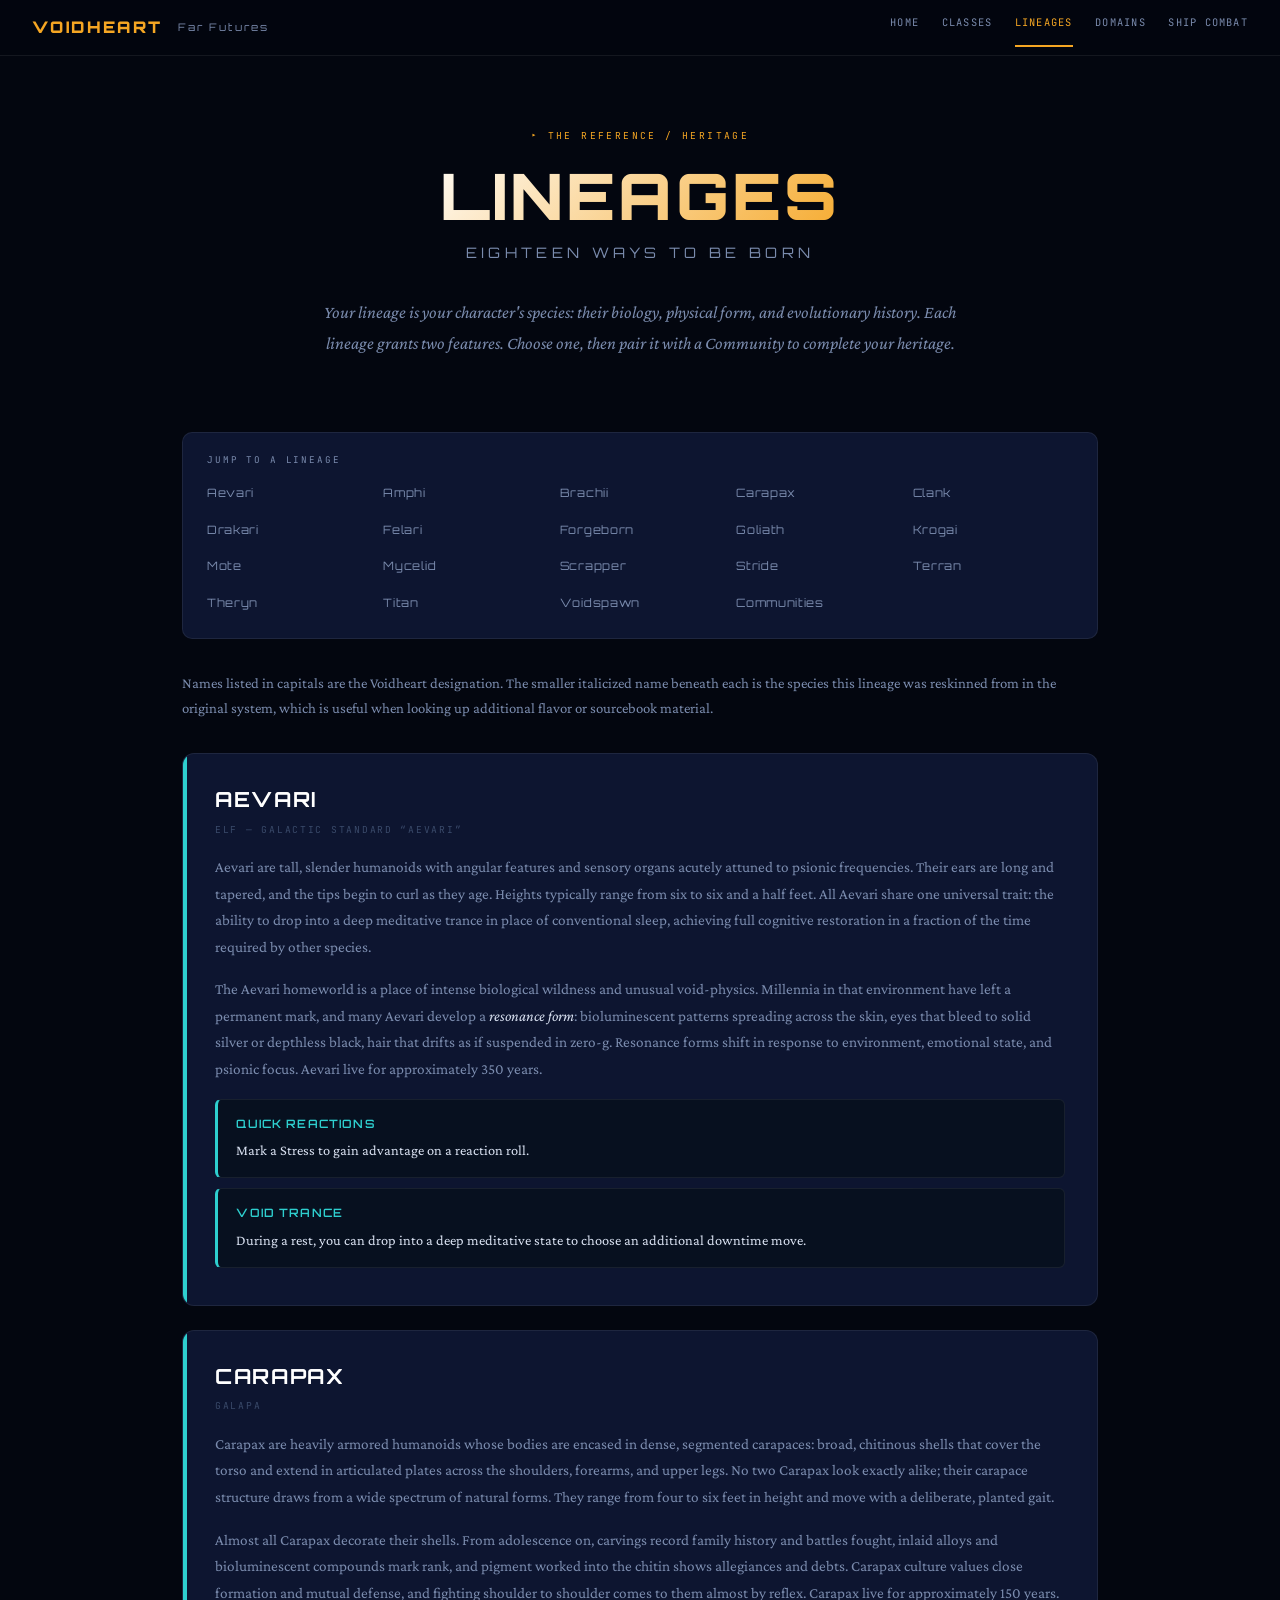
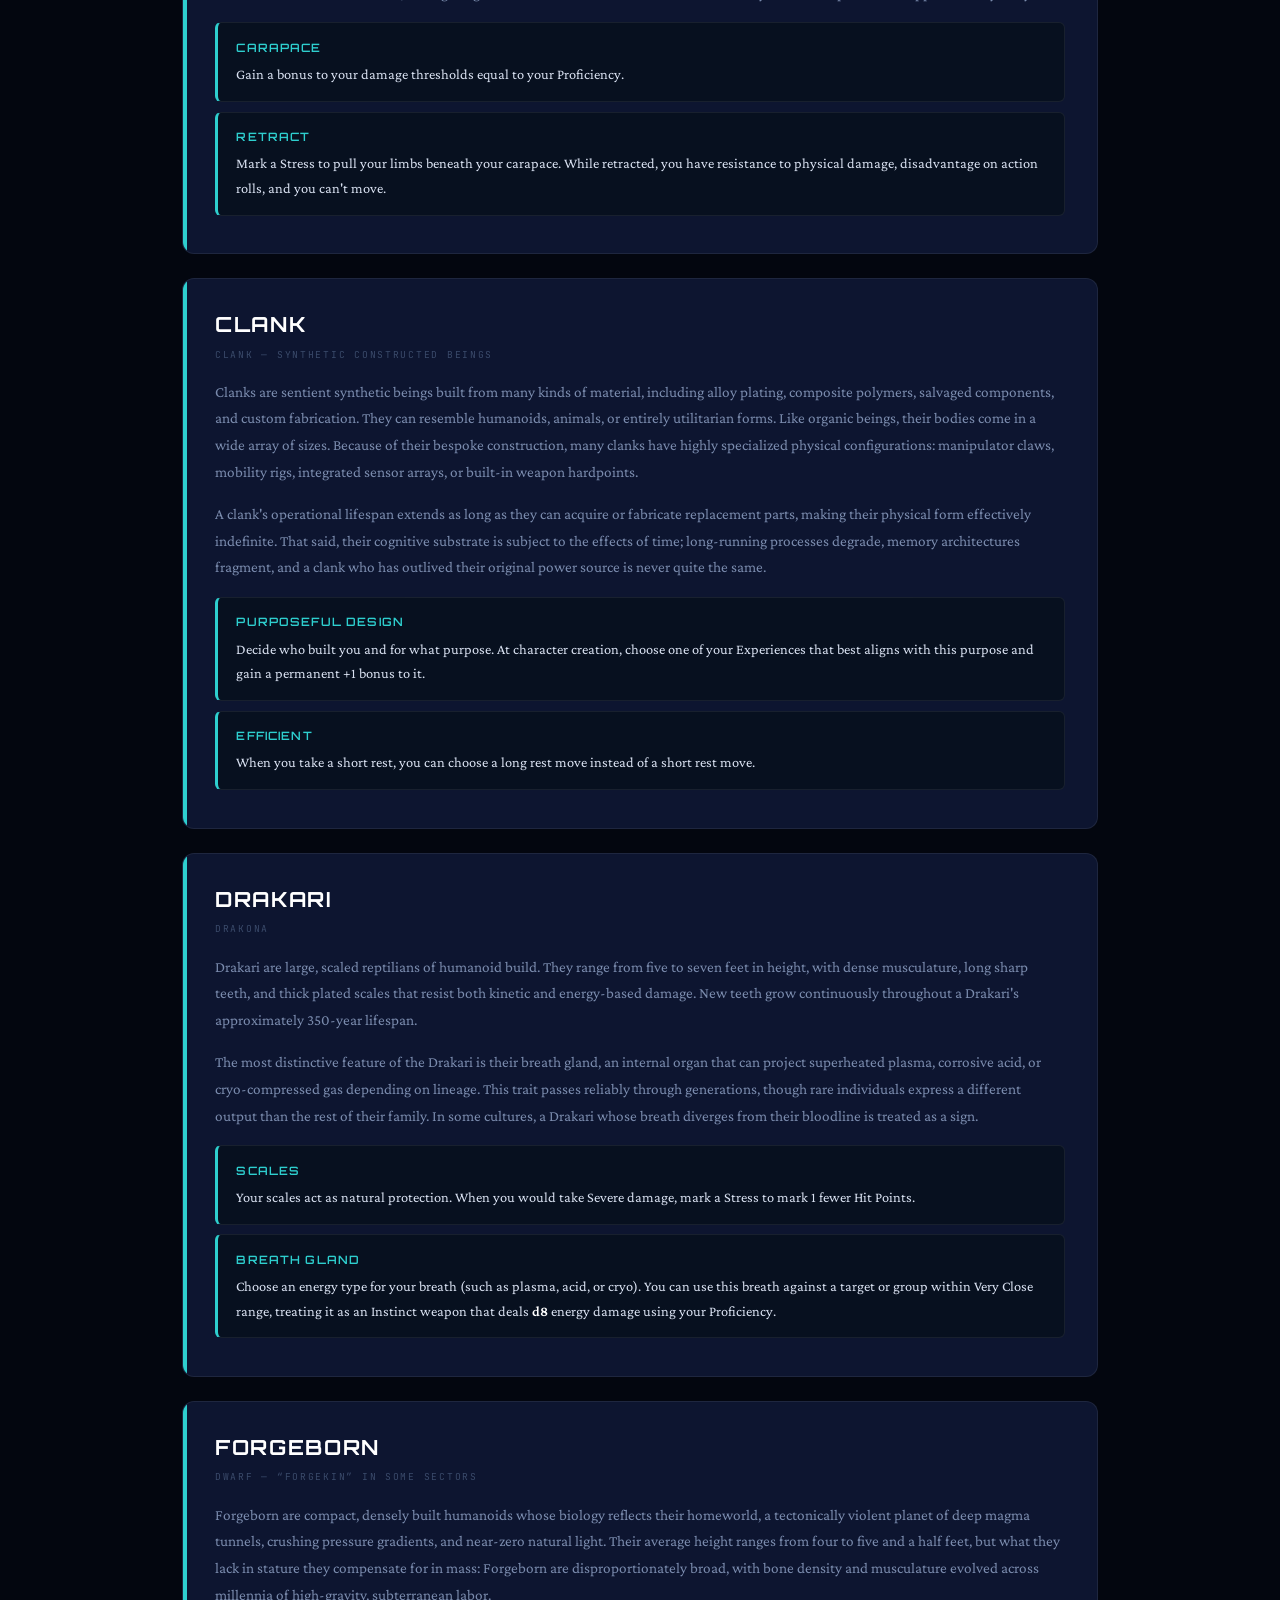
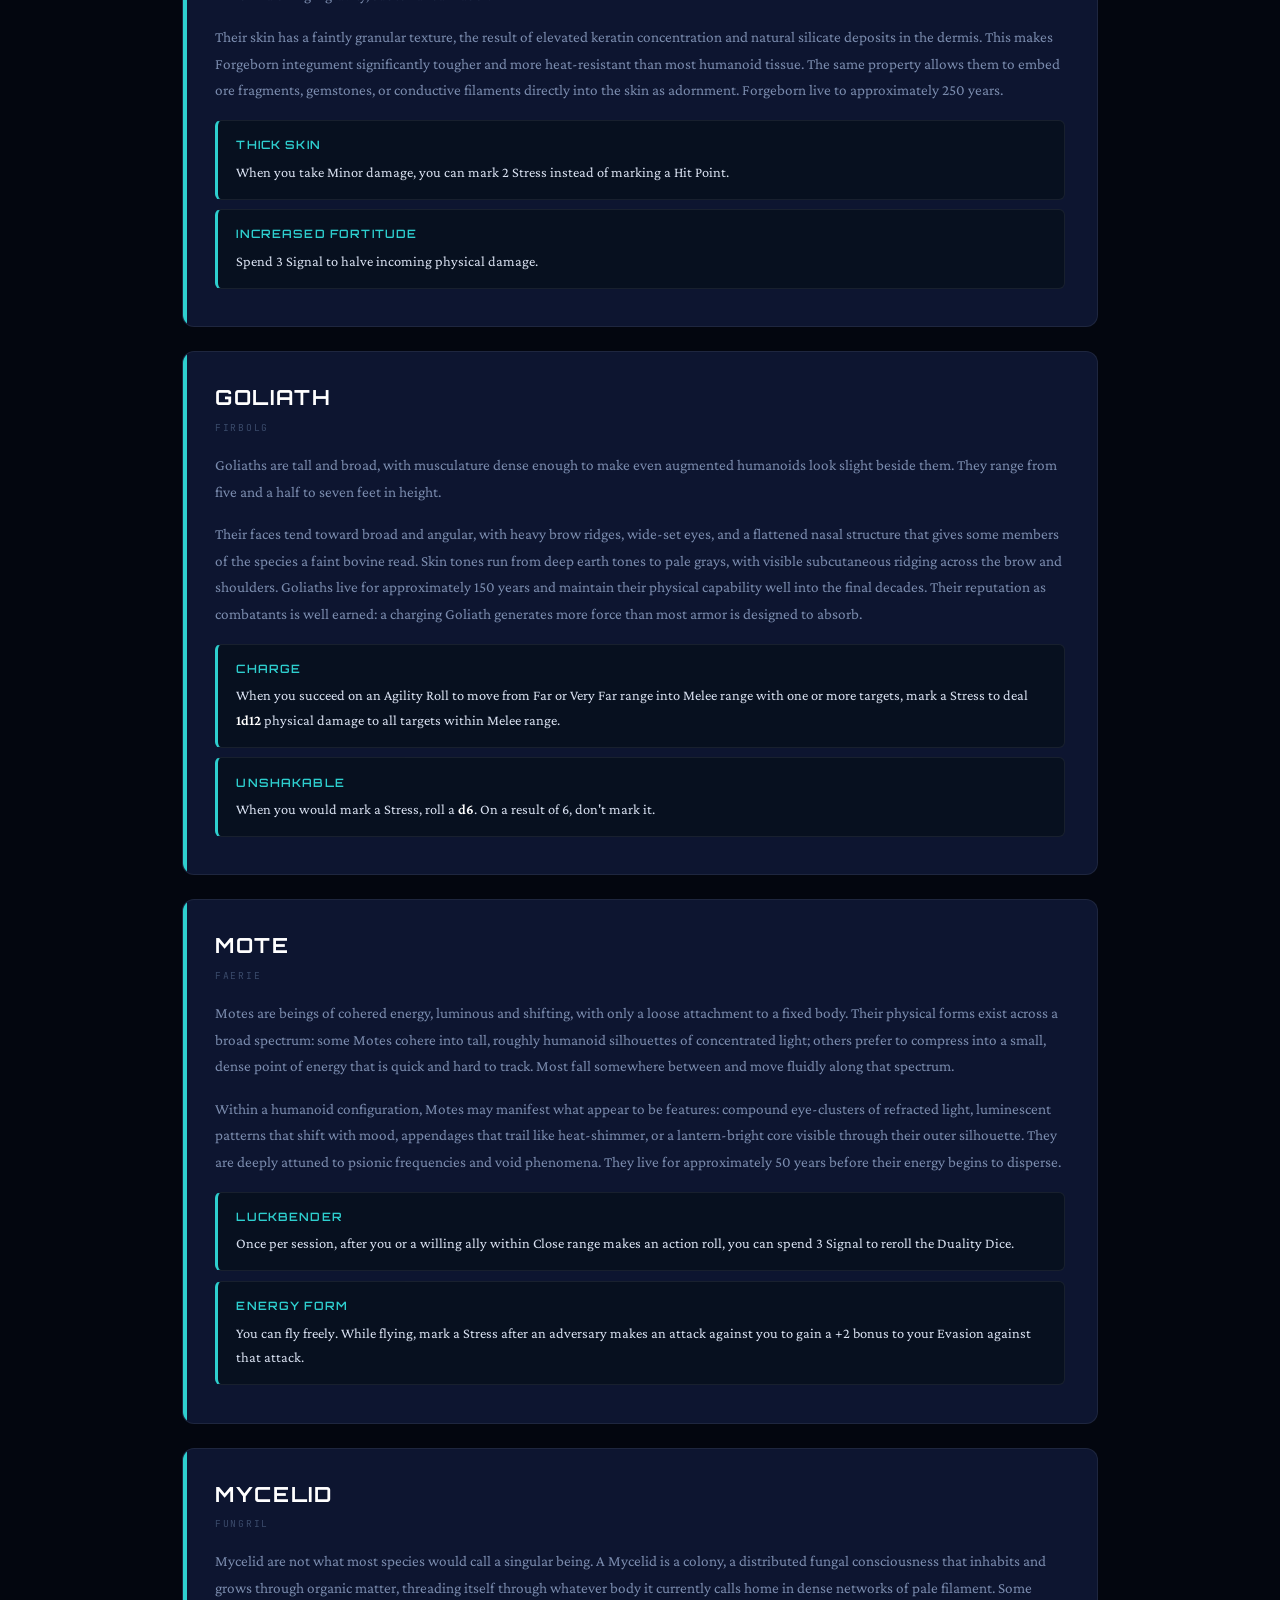
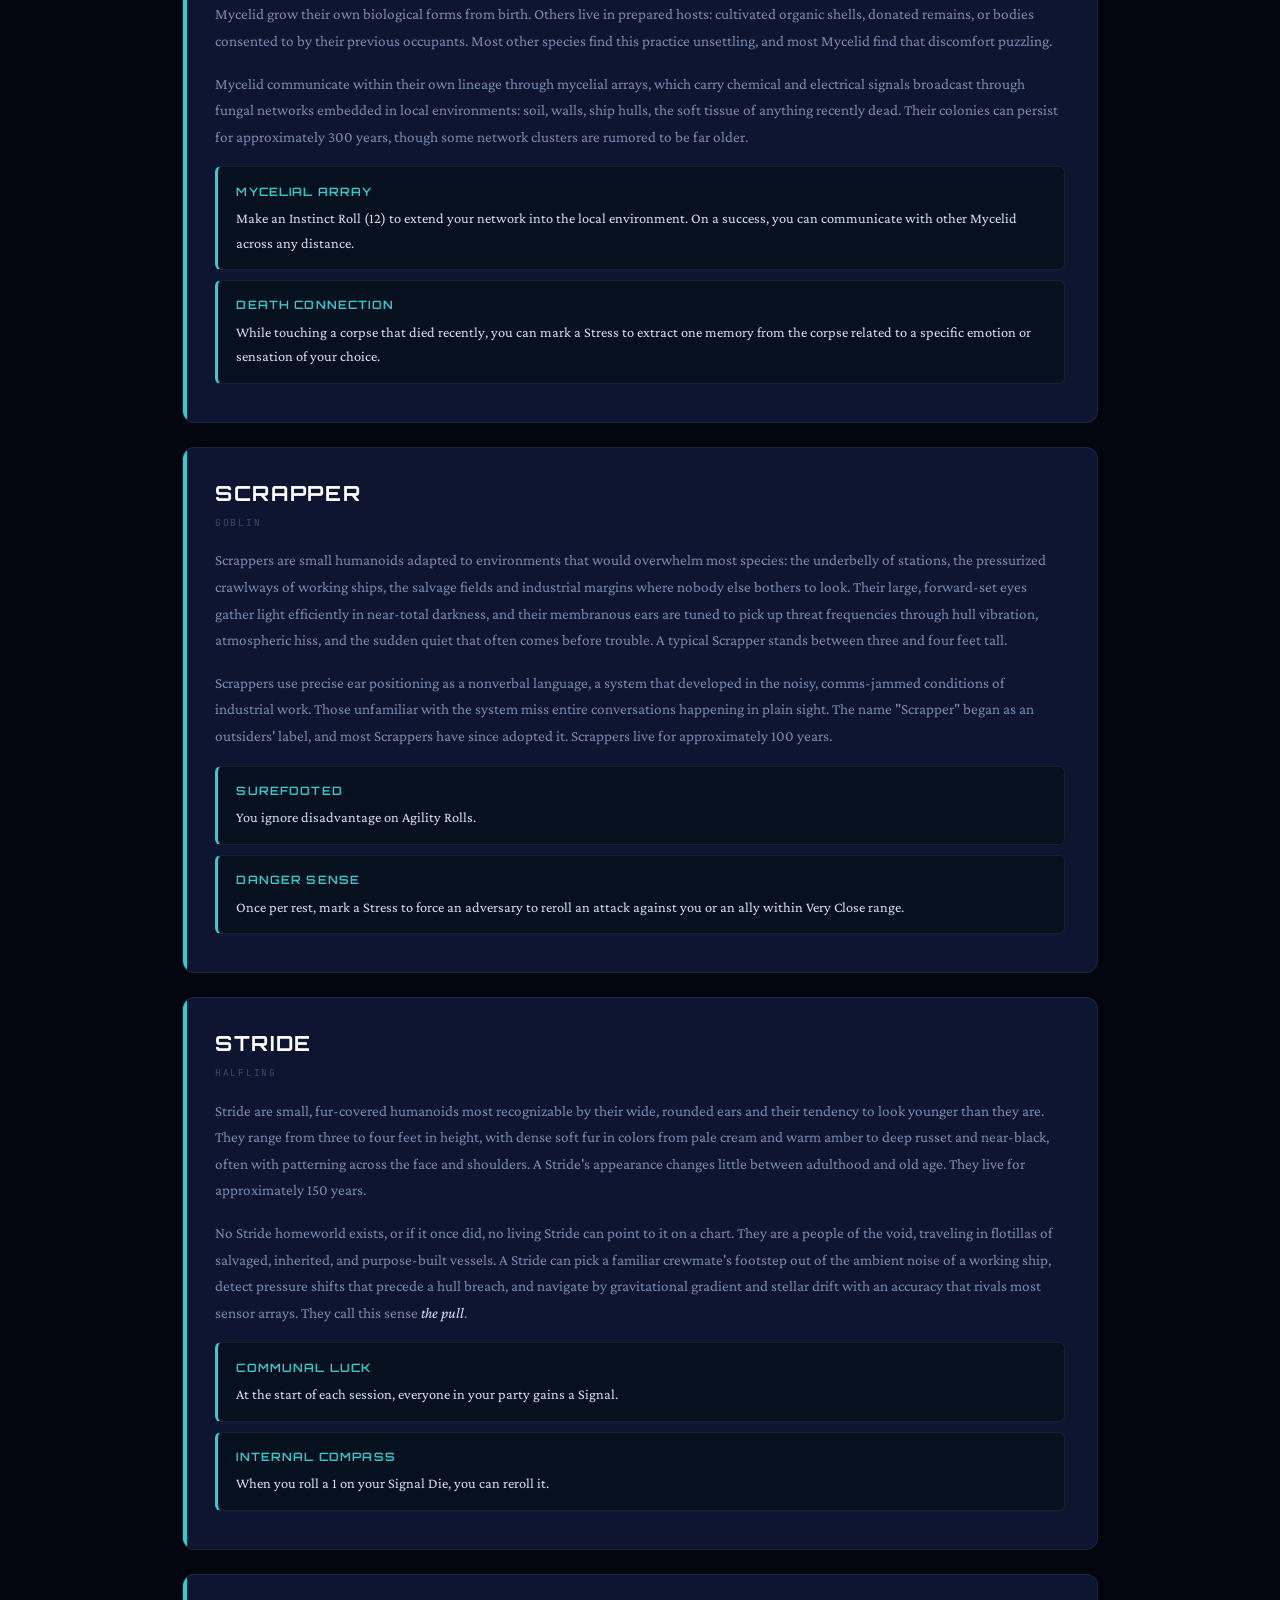
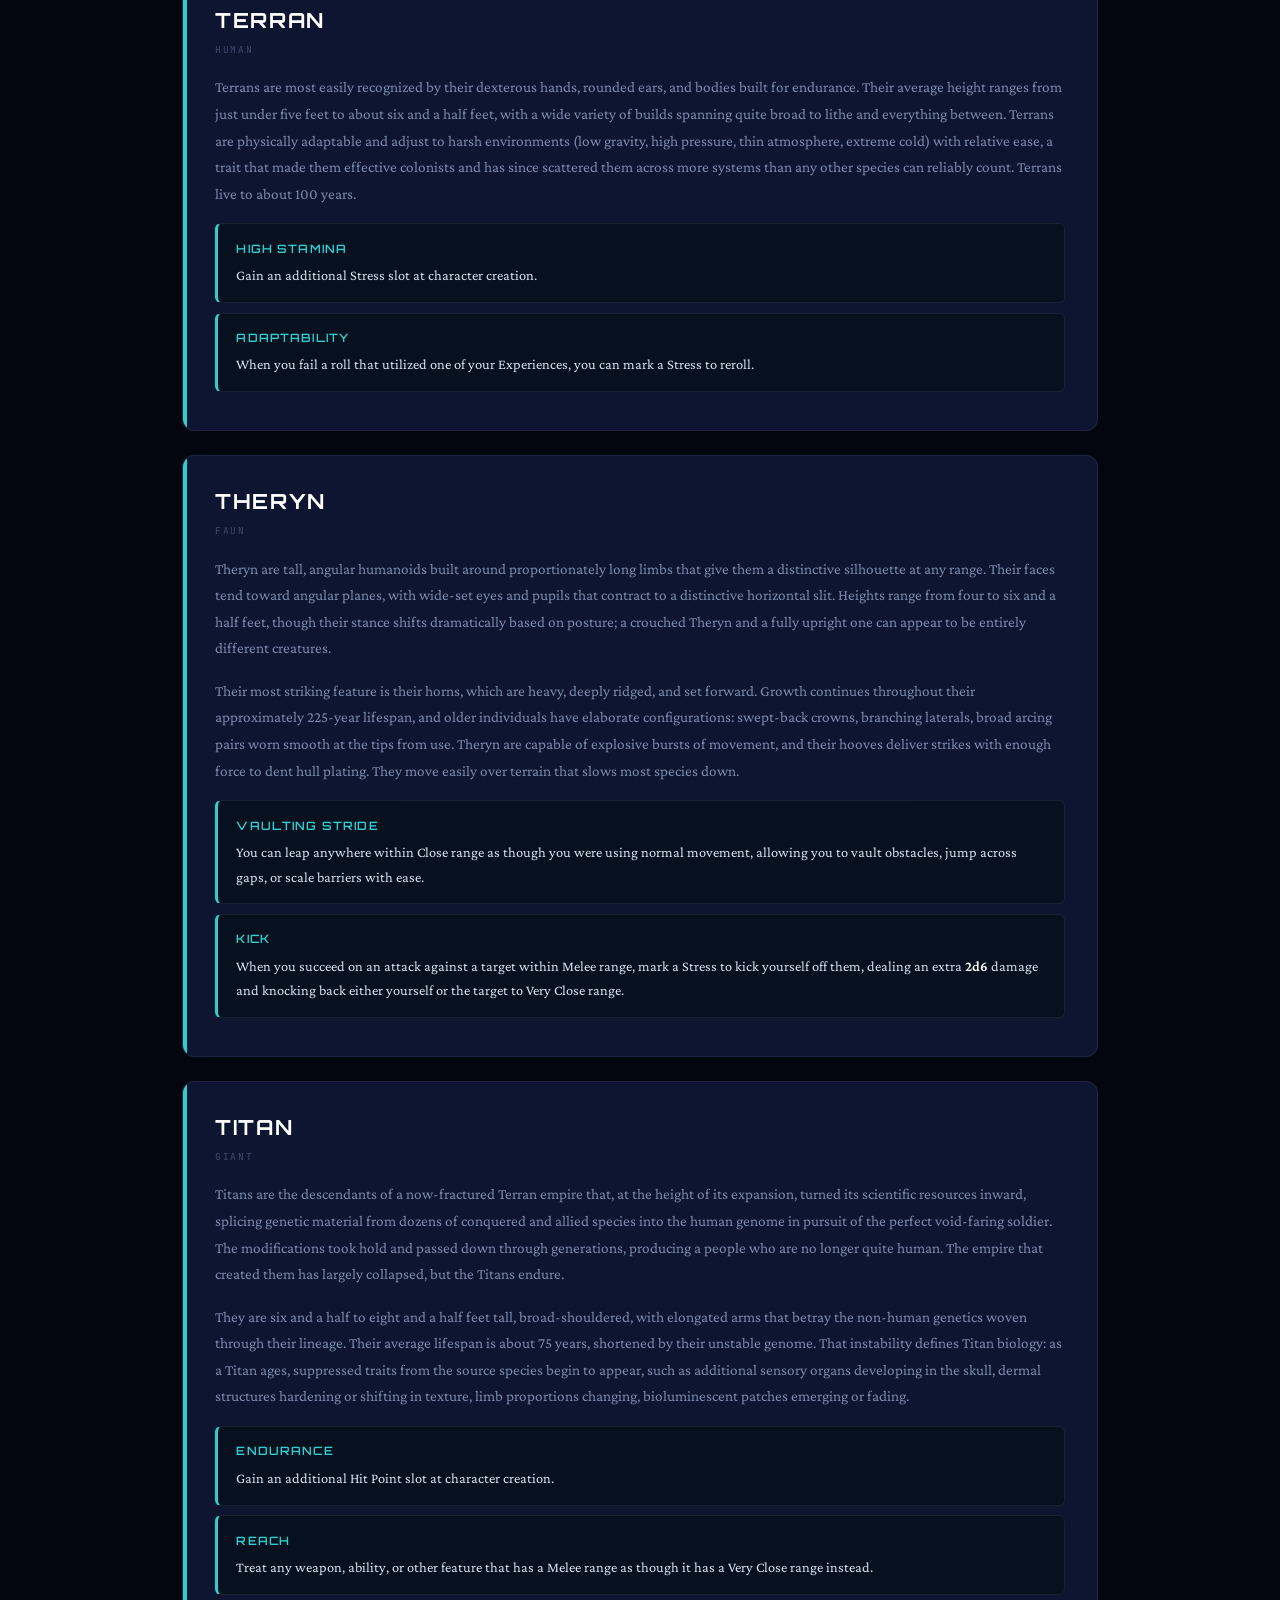
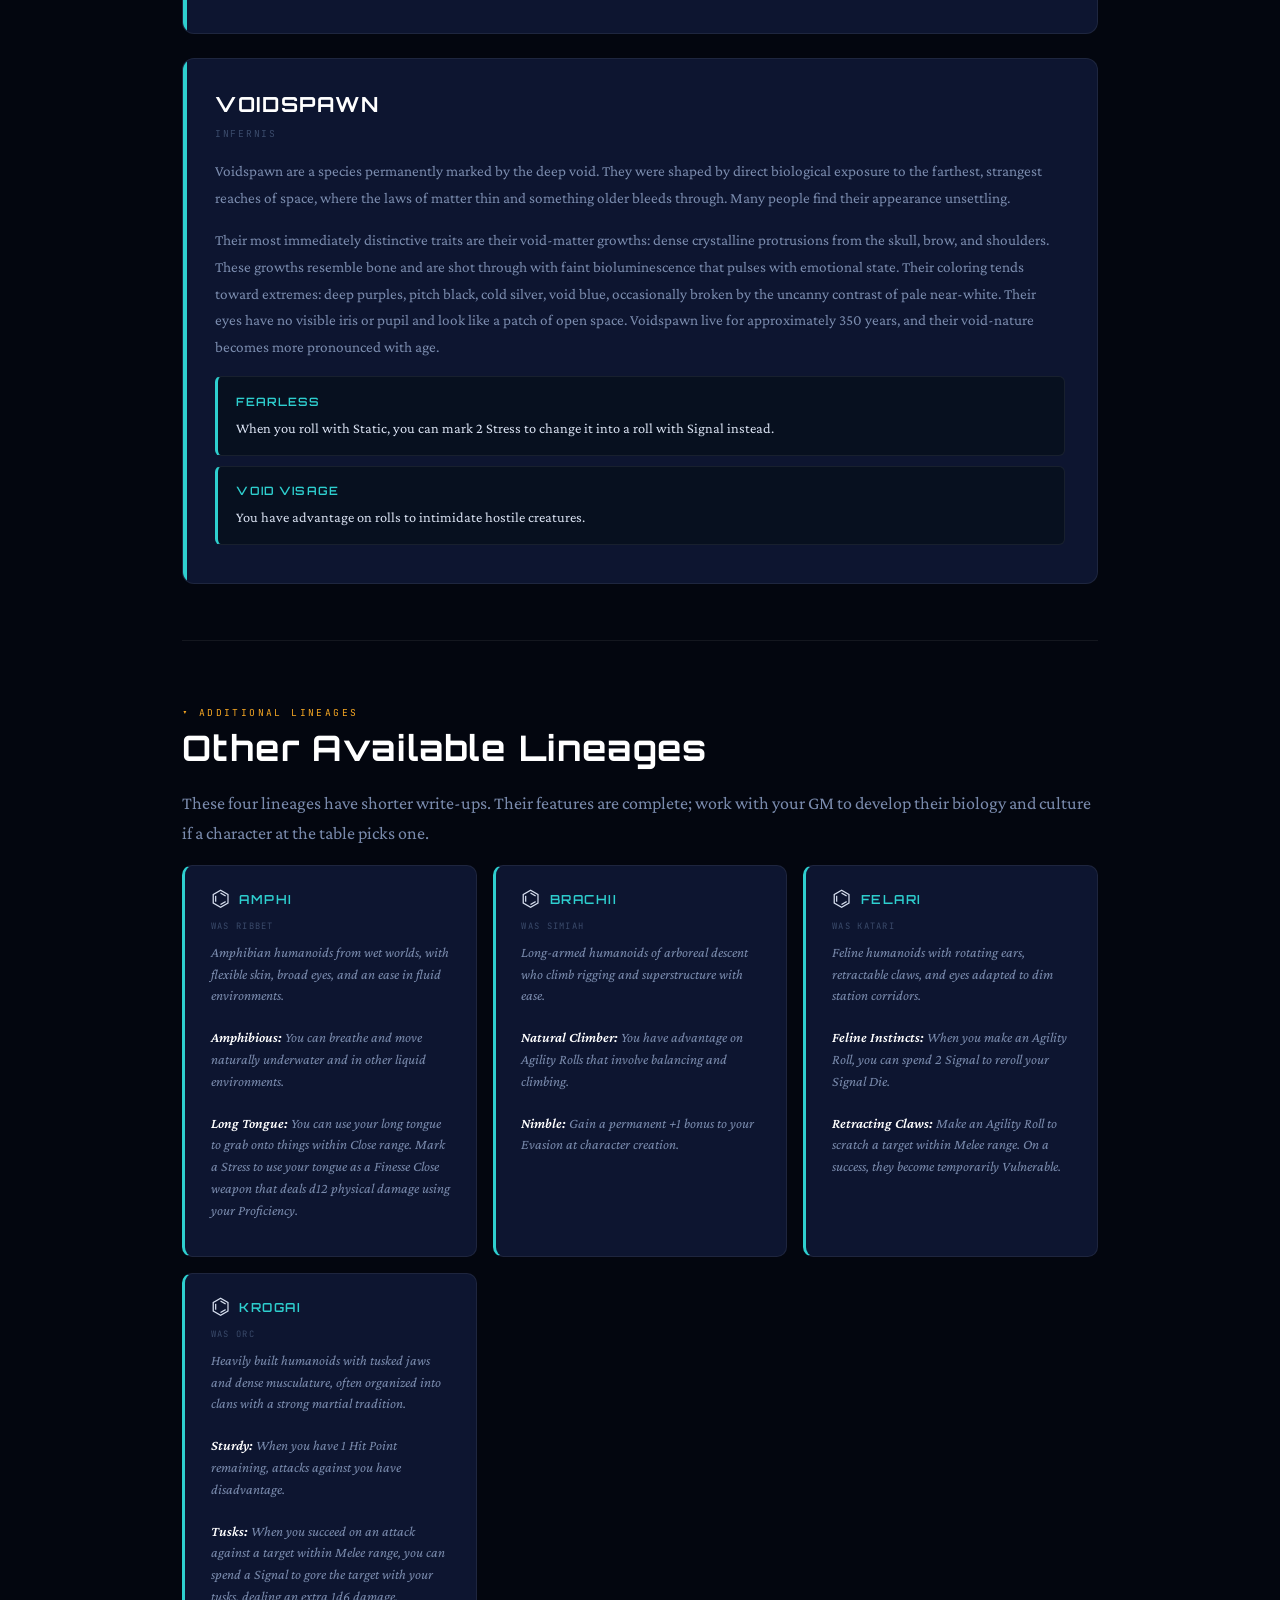
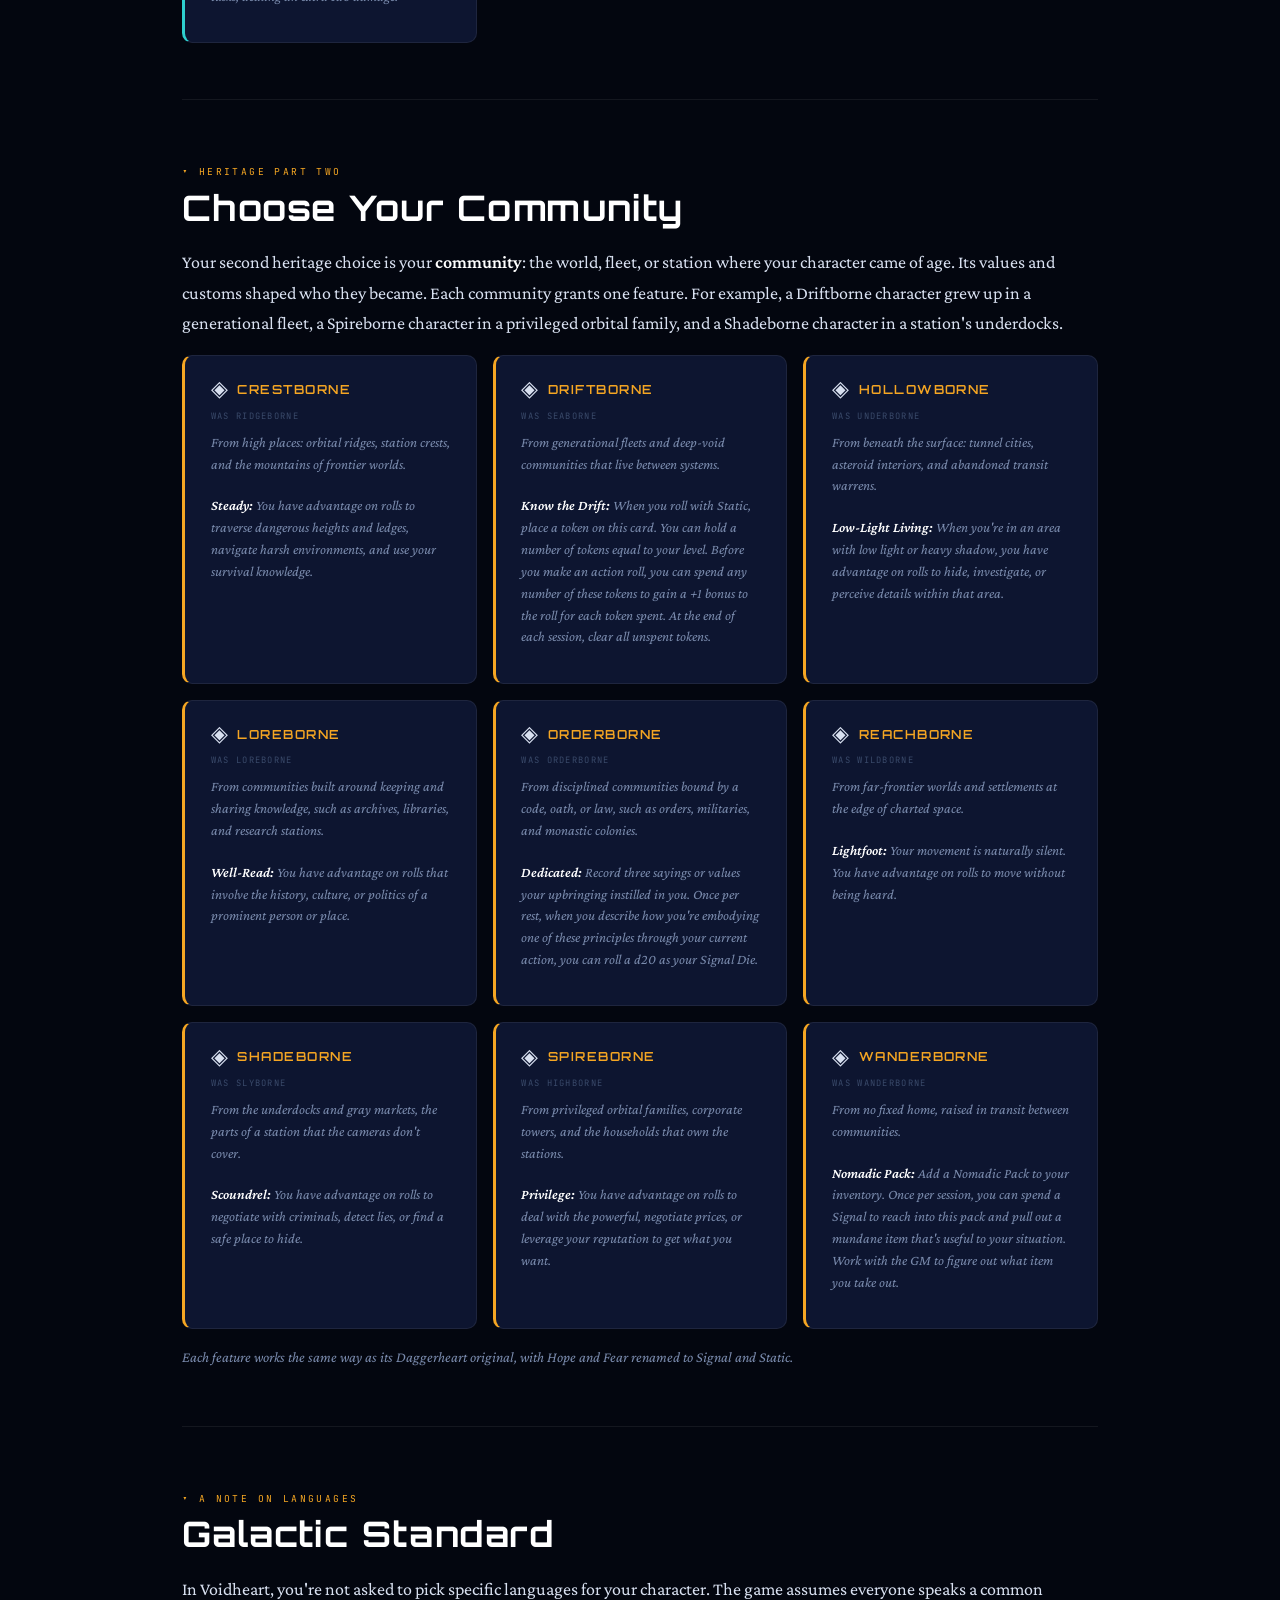
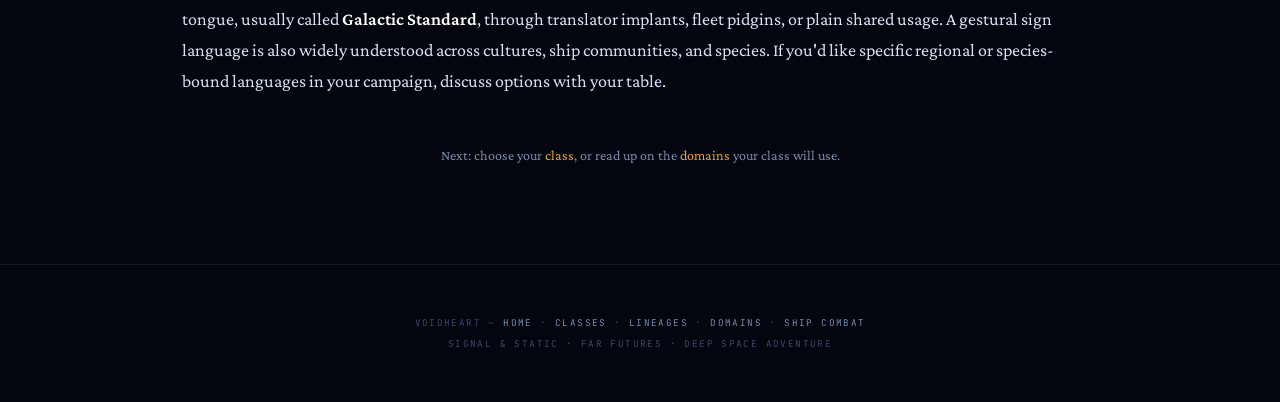
<file: lineages.html>
<!DOCTYPE html>
<html lang="en">
<head>
<meta charset="UTF-8">
<meta name="viewport" content="width=device-width, initial-scale=1.0">
<title>Lineages — VOIDHEART</title>
<link rel="preconnect" href="https://fonts.googleapis.com">
<link rel="preconnect" href="https://fonts.gstatic.com" crossorigin>
<link href="https://fonts.googleapis.com/css2?family=Orbitron:wght@400;600;700;900&family=Crimson+Pro:ital,wght@0,300;0,400;0,600;1,300;1,400&family=JetBrains+Mono:wght@300;400;700&display=swap" rel="stylesheet">
<link rel="stylesheet" href="styles.css">
<style>
.lineage-detail {
  background: var(--panel);
  border: 1px solid var(--border);
  border-radius: 12px;
  padding: 1.75rem 2rem;
  margin: 1.5rem 0;
  scroll-margin-top: 80px;
  position: relative;
  overflow: hidden;
}
.lineage-detail::before {
  content: '';
  position: absolute;
  top: 0; left: 0;
  width: 4px; height: 100%;
  background: var(--accent-teal);
}
.lineage-detail h3 {
  font-family: 'Orbitron', sans-serif;
  font-size: 1.3rem;
  font-weight: 700;
  letter-spacing: 0.08em;
  color: #fff;
  margin: 0;
}
.lineage-detail .reskin-line {
  font-family: 'JetBrains Mono', monospace;
  font-size: 0.6rem;
  letter-spacing: 0.18em;
  color: var(--text-faint);
  text-transform: uppercase;
  margin: 0.25rem 0 1rem;
}
.lineage-detail p.lore {
  font-size: 0.95rem;
  color: var(--text-dim);
  line-height: 1.75;
  margin-bottom: 1rem;
}
.lineage-feature {
  background: var(--panel-darker);
  border: 1px solid var(--border);
  border-left: 3px solid var(--accent-teal);
  border-radius: 6px;
  padding: 0.9rem 1.15rem;
  margin: 0.6rem 0;
}
.lineage-feature .ft-name {
  font-family: 'Orbitron', sans-serif;
  font-size: 0.72rem;
  font-weight: 600;
  letter-spacing: 0.1em;
  color: var(--accent-teal);
  text-transform: uppercase;
  margin-bottom: 0.3rem;
}
.lineage-feature p {
  font-size: 0.9rem;
  margin: 0;
}
</style>
</head>
<body>

<div id="starfield"></div>

<nav class="site-nav">
  <a class="nav-logo" href="index.html">VOIDHEART <span>Far Futures</span></a>
  <button class="nav-toggle" aria-label="Toggle menu">MENU</button>
  <ul class="nav-links">
    <li><a href="index.html">Home</a></li>
    <li><a href="classes.html">Classes</a></li>
    <li><a href="lineages.html" class="active">Lineages</a></li>
    <li><a href="domains.html">Domains</a></li>
    <li><a href="ship-combat.html">Ship Combat</a></li>
  </ul>
</nav>

<header class="page-header">
  <div class="crumb">▸ The Reference / Heritage</div>
  <h1>LINEAGES</h1>
  <div class="sub">Eighteen Ways to Be Born</div>
  <p class="desc">
    Your lineage is your character's species: their biology, physical form, and evolutionary history. Each lineage grants two features. Choose one, then pair it with
    a Community to complete your heritage.
  </p>
</header>

<main>

  <div class="toc">
    <div class="toc-label">Jump to a Lineage</div>
    <div class="toc-grid">
      <a href="#aevari">Aevari</a>
      <a href="#amphi">Amphi</a>
      <a href="#brachii">Brachii</a>
      <a href="#carapax">Carapax</a>
      <a href="#clank">Clank</a>
      <a href="#drakari">Drakari</a>
      <a href="#felari">Felari</a>
      <a href="#forgeborn">Forgeborn</a>
      <a href="#goliath">Goliath</a>
      <a href="#krogai">Krogai</a>
      <a href="#mote">Mote</a>
      <a href="#mycelid">Mycelid</a>
      <a href="#scrapper">Scrapper</a>
      <a href="#stride">Stride</a>
      <a href="#terran">Terran</a>
      <a href="#theryn">Theryn</a>
      <a href="#titan">Titan</a>
      <a href="#voidspawn">Voidspawn</a>
      <a href="#communities">Communities</a>
    </div>
  </div>

  <p style="color:var(--text-dim);font-size:0.92rem;margin-bottom:2rem">
    Names listed in capitals are the Voidheart designation. The smaller italicized name beneath each is the
    species this lineage was reskinned from in the original system, which is useful when looking up additional
    flavor or sourcebook material.
  </p>

  <!-- AEVARI -->
  <section id="aevari" class="lineage-detail">
    <h3>AEVARI</h3>
    <div class="reskin-line">Elf — Galactic Standard “Aevari”</div>
    <p class="lore">
      Aevari are tall, slender humanoids with angular features and sensory organs acutely attuned to psionic
      frequencies. Their ears are long and tapered, and the tips begin to curl as they age. Heights typically range from six to six and a half feet. All Aevari share
      one universal trait: the ability to drop into a deep meditative trance in place of conventional sleep,
      achieving full cognitive restoration in a fraction of the time required by other species.
    </p>
    <p class="lore">
      The Aevari homeworld is a place of intense biological wildness and unusual void-physics. Millennia in that environment have left a permanent mark, and many Aevari develop a <em>resonance form</em>:
      bioluminescent patterns spreading across the skin, eyes that bleed to solid silver or depthless black, hair
      that drifts as if suspended in zero-g. Resonance forms shift in response to environment, emotional state, and
      psionic focus. Aevari live for approximately 350 years.
    </p>
    <div class="lineage-feature">
      <div class="ft-name">QUICK REACTIONS</div>
      <p>Mark a Stress to gain advantage on a reaction roll.</p>
    </div>
    <div class="lineage-feature">
      <div class="ft-name">VOID TRANCE</div>
      <p>During a rest, you can drop into a deep meditative state to choose an additional downtime move.</p>
    </div>
  </section>

  <!-- CARAPAX -->
  <section id="carapax" class="lineage-detail">
    <h3>CARAPAX</h3>
    <div class="reskin-line">Galapa</div>
    <p class="lore">
      Carapax are heavily armored humanoids whose bodies are encased in dense, segmented carapaces: broad, chitinous shells that cover the torso and extend in articulated plates across the shoulders, forearms, and
      upper legs. No two Carapax look exactly alike; their carapace structure draws from a wide spectrum of natural
      forms. They range from four to six feet in height and move with a deliberate, planted gait.
    </p>
    <p class="lore">
      Almost all Carapax decorate their shells. From adolescence on, carvings record family history and battles fought, inlaid alloys and bioluminescent compounds mark rank, and pigment worked into the chitin shows allegiances and debts. Carapax culture values close formation and mutual defense, and fighting shoulder to shoulder comes to them almost by reflex. Carapax live for
      approximately 150 years.
    </p>
    <div class="lineage-feature">
      <div class="ft-name">CARAPACE</div>
      <p>Gain a bonus to your damage thresholds equal to your Proficiency.</p>
    </div>
    <div class="lineage-feature">
      <div class="ft-name">RETRACT</div>
      <p>Mark a Stress to pull your limbs beneath your carapace. While retracted, you have resistance to physical damage, disadvantage on action rolls, and you can't move.</p>
    </div>
  </section>

  <!-- CLANK -->
  <section id="clank" class="lineage-detail">
    <h3>CLANK</h3>
    <div class="reskin-line">Clank — synthetic constructed beings</div>
    <p class="lore">
      Clanks are sentient synthetic beings built from many kinds of material, including alloy plating, composite
      polymers, salvaged components, and custom fabrication. They can resemble humanoids, animals, or entirely
      utilitarian forms. Like organic beings, their bodies come in a wide array of sizes. Because of their bespoke
      construction, many clanks have highly specialized physical configurations: manipulator claws, mobility rigs,
      integrated sensor arrays, or built-in weapon hardpoints.
    </p>
    <p class="lore">
      A clank's operational lifespan extends as long as they can acquire or fabricate replacement parts, making their
      physical form effectively indefinite. That said, their cognitive substrate is subject to the effects of time;
      long-running processes degrade, memory architectures fragment, and a clank who has outlived their original
      power source is never quite the same.
    </p>
    <div class="lineage-feature">
      <div class="ft-name">PURPOSEFUL DESIGN</div>
      <p>Decide who built you and for what purpose. At character creation, choose one of your Experiences that best aligns with this purpose and gain a permanent +1 bonus to it.</p>
    </div>
    <div class="lineage-feature">
      <div class="ft-name">EFFICIENT</div>
      <p>When you take a short rest, you can choose a long rest move instead of a short rest move.</p>
    </div>
  </section>

  <!-- DRAKARI -->
  <section id="drakari" class="lineage-detail">
    <h3>DRAKARI</h3>
    <div class="reskin-line">Drakona</div>
    <p class="lore">
      Drakari are large, scaled reptilians of humanoid build. They range from five to seven feet in height,
      with dense musculature, long sharp teeth, and thick plated scales that resist both kinetic and energy-based
      damage. New teeth grow continuously throughout a Drakari's approximately 350-year lifespan.
    </p>
    <p class="lore">
      The most distinctive feature of the Drakari is their breath gland, an internal organ that can project superheated plasma, corrosive acid, or cryo-compressed gas depending on lineage. This trait passes
      reliably through generations, though rare individuals express a different output than the rest of their family.
      In some cultures, a Drakari whose breath diverges from their bloodline is treated as a sign.
    </p>
    <div class="lineage-feature">
      <div class="ft-name">SCALES</div>
      <p>Your scales act as natural protection. When you would take Severe damage, mark a Stress to mark 1 fewer Hit Points.</p>
    </div>
    <div class="lineage-feature">
      <div class="ft-name">BREATH GLAND</div>
      <p>Choose an energy type for your breath (such as plasma, acid, or cryo). You can use this breath against a target or group within Very Close range, treating it as an Instinct weapon that deals <strong>d8</strong> energy damage using your Proficiency.</p>
    </div>
  </section>

  <!-- FORGEBORN -->
  <section id="forgeborn" class="lineage-detail">
    <h3>FORGEBORN</h3>
    <div class="reskin-line">Dwarf — “Forgekin” in some sectors</div>
    <p class="lore">
      Forgeborn are compact, densely built humanoids whose biology reflects their homeworld, a tectonically violent planet of deep magma tunnels, crushing pressure gradients, and near-zero natural
      light. Their average height ranges from four to five and a half feet, but what they lack in stature they
      compensate for in mass: Forgeborn are disproportionately broad, with bone density and musculature evolved
      across millennia of high-gravity, subterranean labor.
    </p>
    <p class="lore">
      Their skin has a faintly granular texture, the result of elevated keratin concentration and natural
      silicate deposits in the dermis. This makes Forgeborn integument significantly tougher and more heat-resistant
      than most humanoid tissue. The same property allows them to embed ore fragments, gemstones, or conductive
      filaments directly into the skin as adornment. Forgeborn live to approximately 250 years.
    </p>
    <div class="lineage-feature">
      <div class="ft-name">THICK SKIN</div>
      <p>When you take Minor damage, you can mark 2 Stress instead of marking a Hit Point.</p>
    </div>
    <div class="lineage-feature">
      <div class="ft-name">INCREASED FORTITUDE</div>
      <p>Spend 3 Signal to halve incoming physical damage.</p>
    </div>
  </section>

  <!-- GOLIATH -->
  <section id="goliath" class="lineage-detail">
    <h3>GOLIATH</h3>
    <div class="reskin-line">Firbolg</div>
    <p class="lore">
      Goliaths are tall and broad, with musculature dense enough to make even augmented humanoids look slight beside them. They range from five and a half to seven feet in height.
    </p>
    <p class="lore">
      Their faces tend toward broad and angular, with heavy brow ridges, wide-set eyes, and a flattened nasal structure
      that gives some members of the species a faint bovine read. Skin tones run from deep earth tones to pale grays,
      with visible subcutaneous ridging across the brow and shoulders. Goliaths live for approximately 150 years and
      maintain their physical capability well into the final decades. Their reputation as combatants is well earned: a charging Goliath generates more force than most armor is designed to absorb.
    </p>
    <div class="lineage-feature">
      <div class="ft-name">CHARGE</div>
      <p>When you succeed on an Agility Roll to move from Far or Very Far range into Melee range with one or more targets, mark a Stress to deal <strong>1d12</strong> physical damage to all targets within Melee range.</p>
    </div>
    <div class="lineage-feature">
      <div class="ft-name">UNSHAKABLE</div>
      <p>When you would mark a Stress, roll a <strong>d6</strong>. On a result of 6, don't mark it.</p>
    </div>
  </section>

  <!-- MOTE -->
  <section id="mote" class="lineage-detail">
    <h3>MOTE</h3>
    <div class="reskin-line">Faerie</div>
    <p class="lore">
      Motes are beings of cohered energy, luminous and shifting, with only a loose attachment to a fixed body. Their physical forms exist across a broad spectrum: some Motes cohere into tall, roughly humanoid silhouettes
      of concentrated light; others prefer to compress into a small, dense point of energy that is quick and hard to track. Most fall somewhere between and move fluidly along that spectrum.
    </p>
    <p class="lore">
      Within a humanoid configuration, Motes may manifest what appear to be features: compound eye-clusters of refracted
      light, luminescent patterns that shift with mood, appendages that trail like heat-shimmer, or a lantern-bright core
      visible through their outer silhouette. They are deeply attuned to psionic frequencies and void phenomena. They
      live for approximately 50 years before their energy begins to disperse.
    </p>
    <div class="lineage-feature">
      <div class="ft-name">LUCKBENDER</div>
      <p>Once per session, after you or a willing ally within Close range makes an action roll, you can spend 3 Signal to reroll the Duality Dice.</p>
    </div>
    <div class="lineage-feature">
      <div class="ft-name">ENERGY FORM</div>
      <p>You can fly freely. While flying, mark a Stress after an adversary makes an attack against you to gain a +2 bonus to your Evasion against that attack.</p>
    </div>
  </section>

  <!-- MYCELID -->
  <section id="mycelid" class="lineage-detail">
    <h3>MYCELID</h3>
    <div class="reskin-line">Fungril</div>
    <p class="lore">
      Mycelid are not what most species would call a singular being. A Mycelid is a colony, a distributed fungal consciousness that inhabits and grows through organic matter, threading itself through whatever body it currently
      calls home in dense networks of pale filament. Some Mycelid grow their own biological forms from birth. Others live in prepared hosts: cultivated organic shells, donated remains, or bodies consented to by
      their previous occupants. Most other species find this practice unsettling, and most Mycelid find that discomfort puzzling.
    </p>
    <p class="lore">
      Mycelid communicate within their own lineage through mycelial arrays, which carry chemical and electrical signals
      broadcast through fungal networks embedded in local environments: soil, walls, ship hulls, the soft tissue of
      anything recently dead. Their colonies can persist for approximately 300 years, though some network clusters
      are rumored to be far older.
    </p>
    <div class="lineage-feature">
      <div class="ft-name">MYCELIAL ARRAY</div>
      <p>Make an Instinct Roll (12) to extend your network into the local environment. On a success, you can communicate with other Mycelid across any distance.</p>
    </div>
    <div class="lineage-feature">
      <div class="ft-name">DEATH CONNECTION</div>
      <p>While touching a corpse that died recently, you can mark a Stress to extract one memory from the corpse related to a specific emotion or sensation of your choice.</p>
    </div>
  </section>

  <!-- SCRAPPER -->
  <section id="scrapper" class="lineage-detail">
    <h3>SCRAPPER</h3>
    <div class="reskin-line">Goblin</div>
    <p class="lore">
      Scrappers are small humanoids adapted to environments that would overwhelm most species: the underbelly of stations, the pressurized crawlways of working ships, the salvage fields and industrial margins where nobody else
      bothers to look. Their large, forward-set eyes gather light efficiently in near-total darkness, and their
      membranous ears are tuned to pick up threat frequencies through hull vibration, atmospheric hiss, and the sudden quiet that often comes before trouble. A typical Scrapper stands between three and four feet tall.
    </p>
    <p class="lore">
      Scrappers use precise ear positioning as a nonverbal language, a system that developed in the noisy,
      comms-jammed conditions of industrial work. Those unfamiliar with the system miss entire conversations happening
      in plain sight. The name "Scrapper" began as an outsiders' label, and most Scrappers have since adopted it.
      Scrappers live for approximately 100 years.
    </p>
    <div class="lineage-feature">
      <div class="ft-name">SUREFOOTED</div>
      <p>You ignore disadvantage on Agility Rolls.</p>
    </div>
    <div class="lineage-feature">
      <div class="ft-name">DANGER SENSE</div>
      <p>Once per rest, mark a Stress to force an adversary to reroll an attack against you or an ally within Very Close range.</p>
    </div>
  </section>

  <!-- STRIDE -->
  <section id="stride" class="lineage-detail">
    <h3>STRIDE</h3>
    <div class="reskin-line">Halfling</div>
    <p class="lore">
      Stride are small, fur-covered humanoids most recognizable by their wide, rounded ears and their tendency to look
      younger than they are. They range from three to four feet in height, with dense soft fur in colors from pale cream
      and warm amber to deep russet and near-black, often with patterning across the face and shoulders. A Stride's
      appearance changes little between adulthood and old age. They live for approximately 150 years.
    </p>
    <p class="lore">
      No Stride homeworld exists, or if it once did, no living Stride can point to it on a chart. They are a people of the void, traveling in flotillas of salvaged, inherited, and purpose-built vessels. A Stride can pick a
      familiar crewmate's footstep out of the ambient noise of a working ship, detect pressure shifts that precede a
      hull breach, and navigate by gravitational gradient and stellar drift with an accuracy that rivals most sensor arrays. They call this sense <em>the pull</em>.
    </p>
    <div class="lineage-feature">
      <div class="ft-name">COMMUNAL LUCK</div>
      <p>At the start of each session, everyone in your party gains a Signal.</p>
    </div>
    <div class="lineage-feature">
      <div class="ft-name">INTERNAL COMPASS</div>
      <p>When you roll a 1 on your Signal Die, you can reroll it.</p>
    </div>
  </section>

  <!-- TERRAN -->
  <section id="terran" class="lineage-detail">
    <h3>TERRAN</h3>
    <div class="reskin-line">Human</div>
    <p class="lore">
      Terrans are most easily recognized by their dexterous hands, rounded ears, and bodies built for endurance.
      Their average height ranges from just under five feet to about six and a half feet, with a wide variety of
      builds spanning quite broad to lithe and everything between. Terrans are physically adaptable and adjust to harsh environments (low gravity, high pressure, thin atmosphere, extreme cold) with relative ease,
      a trait that made them effective colonists and has since scattered them across more systems than any other
      species can reliably count. Terrans live to about 100 years.
    </p>
    <div class="lineage-feature">
      <div class="ft-name">HIGH STAMINA</div>
      <p>Gain an additional Stress slot at character creation.</p>
    </div>
    <div class="lineage-feature">
      <div class="ft-name">ADAPTABILITY</div>
      <p>When you fail a roll that utilized one of your Experiences, you can mark a Stress to reroll.</p>
    </div>
  </section>

  <!-- THERYN -->
  <section id="theryn" class="lineage-detail">
    <h3>THERYN</h3>
    <div class="reskin-line">Faun</div>
    <p class="lore">
      Theryn are tall, angular humanoids built around proportionately long limbs that give them a distinctive silhouette
      at any range. Their faces tend toward angular planes, with wide-set eyes and pupils that contract to a distinctive
      horizontal slit. Heights range from four to six and a half feet, though their stance shifts dramatically based on
      posture; a crouched Theryn and a fully upright one can appear to be entirely different creatures.
    </p>
    <p class="lore">
      Their most striking feature is their horns, which are heavy, deeply ridged, and set forward. Growth continues throughout their approximately 225-year lifespan, and older individuals have elaborate configurations: swept-back crowns, branching laterals, broad arcing pairs worn
      smooth at the tips from use. Theryn are capable of explosive bursts of movement, and their hooves deliver strikes
      with enough force to dent hull plating. They move easily over terrain that slows most species down.
    </p>
    <div class="lineage-feature">
      <div class="ft-name">VAULTING STRIDE</div>
      <p>You can leap anywhere within Close range as though you were using normal movement, allowing you to vault obstacles, jump across gaps, or scale barriers with ease.</p>
    </div>
    <div class="lineage-feature">
      <div class="ft-name">KICK</div>
      <p>When you succeed on an attack against a target within Melee range, mark a Stress to kick yourself off them, dealing an extra <strong>2d6</strong> damage and knocking back either yourself or the target to Very Close range.</p>
    </div>
  </section>

  <!-- TITAN -->
  <section id="titan" class="lineage-detail">
    <h3>TITAN</h3>
    <div class="reskin-line">Giant</div>
    <p class="lore">
      Titans are the descendants of a now-fractured Terran empire that, at the height of its expansion, turned its scientific resources inward, splicing genetic material from dozens of conquered and allied
      species into the human genome in pursuit of the perfect void-faring soldier. The modifications took hold and passed down through generations, producing a people who are no longer quite human. The empire that created them has largely collapsed, but the Titans endure.
    </p>
    <p class="lore">
      They are six and a half to eight and a half feet tall, broad-shouldered, with elongated arms that
      betray the non-human genetics woven through their lineage. Their average lifespan is about 75 years, shortened by their unstable genome. That instability defines Titan biology: as a Titan ages, suppressed traits from the source species begin to appear, such as additional sensory organs developing
      in the skull, dermal structures hardening or shifting in texture, limb proportions changing, bioluminescent
      patches emerging or fading.
    </p>
    <div class="lineage-feature">
      <div class="ft-name">ENDURANCE</div>
      <p>Gain an additional Hit Point slot at character creation.</p>
    </div>
    <div class="lineage-feature">
      <div class="ft-name">REACH</div>
      <p>Treat any weapon, ability, or other feature that has a Melee range as though it has a Very Close range instead.</p>
    </div>
  </section>

  <!-- VOIDSPAWN -->
  <section id="voidspawn" class="lineage-detail">
    <h3>VOIDSPAWN</h3>
    <div class="reskin-line">Infernis</div>
    <p class="lore">
      Voidspawn are a species permanently marked by the deep void. They were shaped by direct biological exposure to the
      farthest, strangest reaches of space, where the laws of matter thin and something older bleeds through. Many people find their appearance unsettling.
    </p>
    <p class="lore">
      Their most immediately distinctive traits are their void-matter growths: dense crystalline protrusions from the skull, brow, and shoulders. These growths resemble bone and are shot through with faint
      bioluminescence that pulses with emotional state. Their coloring tends toward extremes: deep purples, pitch black,
      cold silver, void blue, occasionally broken by the uncanny contrast of pale near-white. Their eyes have no visible iris or pupil and look like a patch of open space.
      Voidspawn live for approximately 350 years, and their void-nature becomes more pronounced with age.
    </p>
    <div class="lineage-feature">
      <div class="ft-name">FEARLESS</div>
      <p>When you roll with Static, you can mark 2 Stress to change it into a roll with Signal instead.</p>
    </div>
    <div class="lineage-feature">
      <div class="ft-name">VOID VISAGE</div>
      <p>You have advantage on rolls to intimidate hostile creatures.</p>
    </div>
  </section>

  <hr class="divider">

  <section id="more-lineages">
    <div class="section-label">▾ Additional Lineages</div>
    <h2>Other Available Lineages</h2>
    <p style="color:var(--text-dim);margin-bottom:1rem">
      These four lineages have shorter write-ups. Their features are complete; work with your GM to develop their biology and culture if a character at the table picks one.
    </p>
    <div class="grid-auto-260">
      <div class="entity-card teal-tone" id="amphi" style="scroll-margin-top:80px">
        <div class="icon-row"><span class="icon">⌬</span><h4>AMPHI</h4></div>
        <div class="reskin">was Ribbet</div>
        <p class="lore">Amphibian humanoids from wet worlds, with flexible skin, broad eyes, and an ease in fluid environments.</p><p style="font-size:0.88rem;margin-top:0.5rem"><strong>Amphibious:</strong> You can breathe and move naturally underwater and in other liquid environments.</p><p style="font-size:0.88rem;margin-top:0.5rem"><strong>Long Tongue:</strong> You can use your long tongue to grab onto things within Close range. Mark a Stress to use your tongue as a Finesse Close weapon that deals d12 physical damage using your Proficiency.</p>
      </div>
      <div class="entity-card teal-tone" id="brachii" style="scroll-margin-top:80px">
        <div class="icon-row"><span class="icon">⌬</span><h4>BRACHII</h4></div>
        <div class="reskin">was Simiah</div>
        <p class="lore">Long-armed humanoids of arboreal descent who climb rigging and superstructure with ease.</p><p style="font-size:0.88rem;margin-top:0.5rem"><strong>Natural Climber:</strong> You have advantage on Agility Rolls that involve balancing and climbing.</p><p style="font-size:0.88rem;margin-top:0.5rem"><strong>Nimble:</strong> Gain a permanent +1 bonus to your Evasion at character creation.</p>
      </div>
      <div class="entity-card teal-tone" id="felari" style="scroll-margin-top:80px">
        <div class="icon-row"><span class="icon">⌬</span><h4>FELARI</h4></div>
        <div class="reskin">was Katari</div>
        <p class="lore">Feline humanoids with rotating ears, retractable claws, and eyes adapted to dim station corridors.</p><p style="font-size:0.88rem;margin-top:0.5rem"><strong>Feline Instincts:</strong> When you make an Agility Roll, you can spend 2 Signal to reroll your Signal Die.</p><p style="font-size:0.88rem;margin-top:0.5rem"><strong>Retracting Claws:</strong> Make an Agility Roll to scratch a target within Melee range. On a success, they become temporarily Vulnerable.</p>
      </div>
      <div class="entity-card teal-tone" id="krogai" style="scroll-margin-top:80px">
        <div class="icon-row"><span class="icon">⌬</span><h4>KROGAI</h4></div>
        <div class="reskin">was Orc</div>
        <p class="lore">Heavily built humanoids with tusked jaws and dense musculature, often organized into clans with a strong martial tradition.</p><p style="font-size:0.88rem;margin-top:0.5rem"><strong>Sturdy:</strong> When you have 1 Hit Point remaining, attacks against you have disadvantage.</p><p style="font-size:0.88rem;margin-top:0.5rem"><strong>Tusks:</strong> When you succeed on an attack against a target within Melee range, you can spend a Signal to gore the target with your tusks, dealing an extra 1d6 damage.</p>
      </div>
    </div>
  </section>

  <hr class="divider">

  <section id="communities">
    <div class="section-label">▾ Heritage Part Two</div>
    <h2>Choose Your Community</h2>
    <p>
      Your second heritage choice is your <strong>community</strong>: the world, fleet, or station where your character came of age. Its values and customs shaped who they became. Each community grants one feature. For example, a Driftborne character grew up in a generational fleet, a Spireborne character in a privileged orbital family, and a Shadeborne character in a station's underdocks.
    </p>
    <div class="grid-auto-260">
      <div class="entity-card signal-tone"><div class="icon-row"><span class="icon">◈</span><h4>CRESTBORNE</h4></div><div class="reskin">was Ridgeborne</div><p class="lore">From high places: orbital ridges, station crests, and the mountains of frontier worlds.</p><p style="font-size:0.88rem;margin-top:0.5rem"><strong>Steady:</strong> You have advantage on rolls to traverse dangerous heights and ledges, navigate harsh environments, and use your survival knowledge.</p></div>
      <div class="entity-card signal-tone"><div class="icon-row"><span class="icon">◈</span><h4>DRIFTBORNE</h4></div><div class="reskin">was Seaborne</div><p class="lore">From generational fleets and deep-void communities that live between systems.</p><p style="font-size:0.88rem;margin-top:0.5rem"><strong>Know the Drift:</strong> When you roll with Static, place a token on this card. You can hold a number of tokens equal to your level. Before you make an action roll, you can spend any number of these tokens to gain a +1 bonus to the roll for each token spent. At the end of each session, clear all unspent tokens.</p></div>
      <div class="entity-card signal-tone"><div class="icon-row"><span class="icon">◈</span><h4>HOLLOWBORNE</h4></div><div class="reskin">was Underborne</div><p class="lore">From beneath the surface: tunnel cities, asteroid interiors, and abandoned transit warrens.</p><p style="font-size:0.88rem;margin-top:0.5rem"><strong>Low-Light Living:</strong> When you're in an area with low light or heavy shadow, you have advantage on rolls to hide, investigate, or perceive details within that area.</p></div>
      <div class="entity-card signal-tone"><div class="icon-row"><span class="icon">◈</span><h4>LOREBORNE</h4></div><div class="reskin">was Loreborne</div><p class="lore">From communities built around keeping and sharing knowledge, such as archives, libraries, and research stations.</p><p style="font-size:0.88rem;margin-top:0.5rem"><strong>Well-Read:</strong> You have advantage on rolls that involve the history, culture, or politics of a prominent person or place.</p></div>
      <div class="entity-card signal-tone"><div class="icon-row"><span class="icon">◈</span><h4>ORDERBORNE</h4></div><div class="reskin">was Orderborne</div><p class="lore">From disciplined communities bound by a code, oath, or law, such as orders, militaries, and monastic colonies.</p><p style="font-size:0.88rem;margin-top:0.5rem"><strong>Dedicated:</strong> Record three sayings or values your upbringing instilled in you. Once per rest, when you describe how you're embodying one of these principles through your current action, you can roll a d20 as your Signal Die.</p></div>
      <div class="entity-card signal-tone"><div class="icon-row"><span class="icon">◈</span><h4>REACHBORNE</h4></div><div class="reskin">was Wildborne</div><p class="lore">From far-frontier worlds and settlements at the edge of charted space.</p><p style="font-size:0.88rem;margin-top:0.5rem"><strong>Lightfoot:</strong> Your movement is naturally silent. You have advantage on rolls to move without being heard.</p></div>
      <div class="entity-card signal-tone"><div class="icon-row"><span class="icon">◈</span><h4>SHADEBORNE</h4></div><div class="reskin">was Slyborne</div><p class="lore">From the underdocks and gray markets, the parts of a station that the cameras don't cover.</p><p style="font-size:0.88rem;margin-top:0.5rem"><strong>Scoundrel:</strong> You have advantage on rolls to negotiate with criminals, detect lies, or find a safe place to hide.</p></div>
      <div class="entity-card signal-tone"><div class="icon-row"><span class="icon">◈</span><h4>SPIREBORNE</h4></div><div class="reskin">was Highborne</div><p class="lore">From privileged orbital families, corporate towers, and the households that own the stations.</p><p style="font-size:0.88rem;margin-top:0.5rem"><strong>Privilege:</strong> You have advantage on rolls to deal with the powerful, negotiate prices, or leverage your reputation to get what you want.</p></div>
      <div class="entity-card signal-tone"><div class="icon-row"><span class="icon">◈</span><h4>WANDERBORNE</h4></div><div class="reskin">was Wanderborne</div><p class="lore">From no fixed home, raised in transit between communities.</p><p style="font-size:0.88rem;margin-top:0.5rem"><strong>Nomadic Pack:</strong> Add a Nomadic Pack to your inventory. Once per session, you can spend a Signal to reach into this pack and pull out a mundane item that's useful to your situation. Work with the GM to figure out what item you take out.</p></div>
    </div>
    <p style="margin-top:1rem;font-style:italic;color:var(--text-dim);font-size:0.92rem">
      Each feature works the same way as its Daggerheart original, with Hope and Fear renamed to Signal and Static.
    </p>
  </section>

  <hr class="divider">

  <section id="languages">
    <div class="section-label">▾ A Note on Languages</div>
    <h2>Galactic Standard</h2>
    <p>
      In Voidheart, you're not asked to pick specific languages for your character. The game assumes everyone speaks a common tongue, usually called <strong>Galactic Standard</strong>, through translator implants, fleet pidgins, or plain shared usage. A gestural sign language is also widely understood across cultures, ship communities, and species. If you'd like specific regional or species-bound languages in your campaign,
      discuss options with your table.
    </p>
  </section>

  <p style="text-align:center;margin-top:3rem;color:var(--text-dim);font-size:0.88rem">
    Next: choose your <a href="classes.html">class</a>, or read up on the <a href="domains.html">domains</a> your class will use.
  </p>

</main>

<footer>
  <div>VOIDHEART &mdash; <a href="index.html">Home</a> · <a href="classes.html">Classes</a> · <a href="lineages.html">Lineages</a> · <a href="domains.html">Domains</a> · <a href="ship-combat.html">Ship Combat</a></div>
  <div>Signal &amp; Static · Far Futures · Deep Space Adventure</div>
</footer>

<script src="scripts.js"></script>
</body>
</html>
</file>
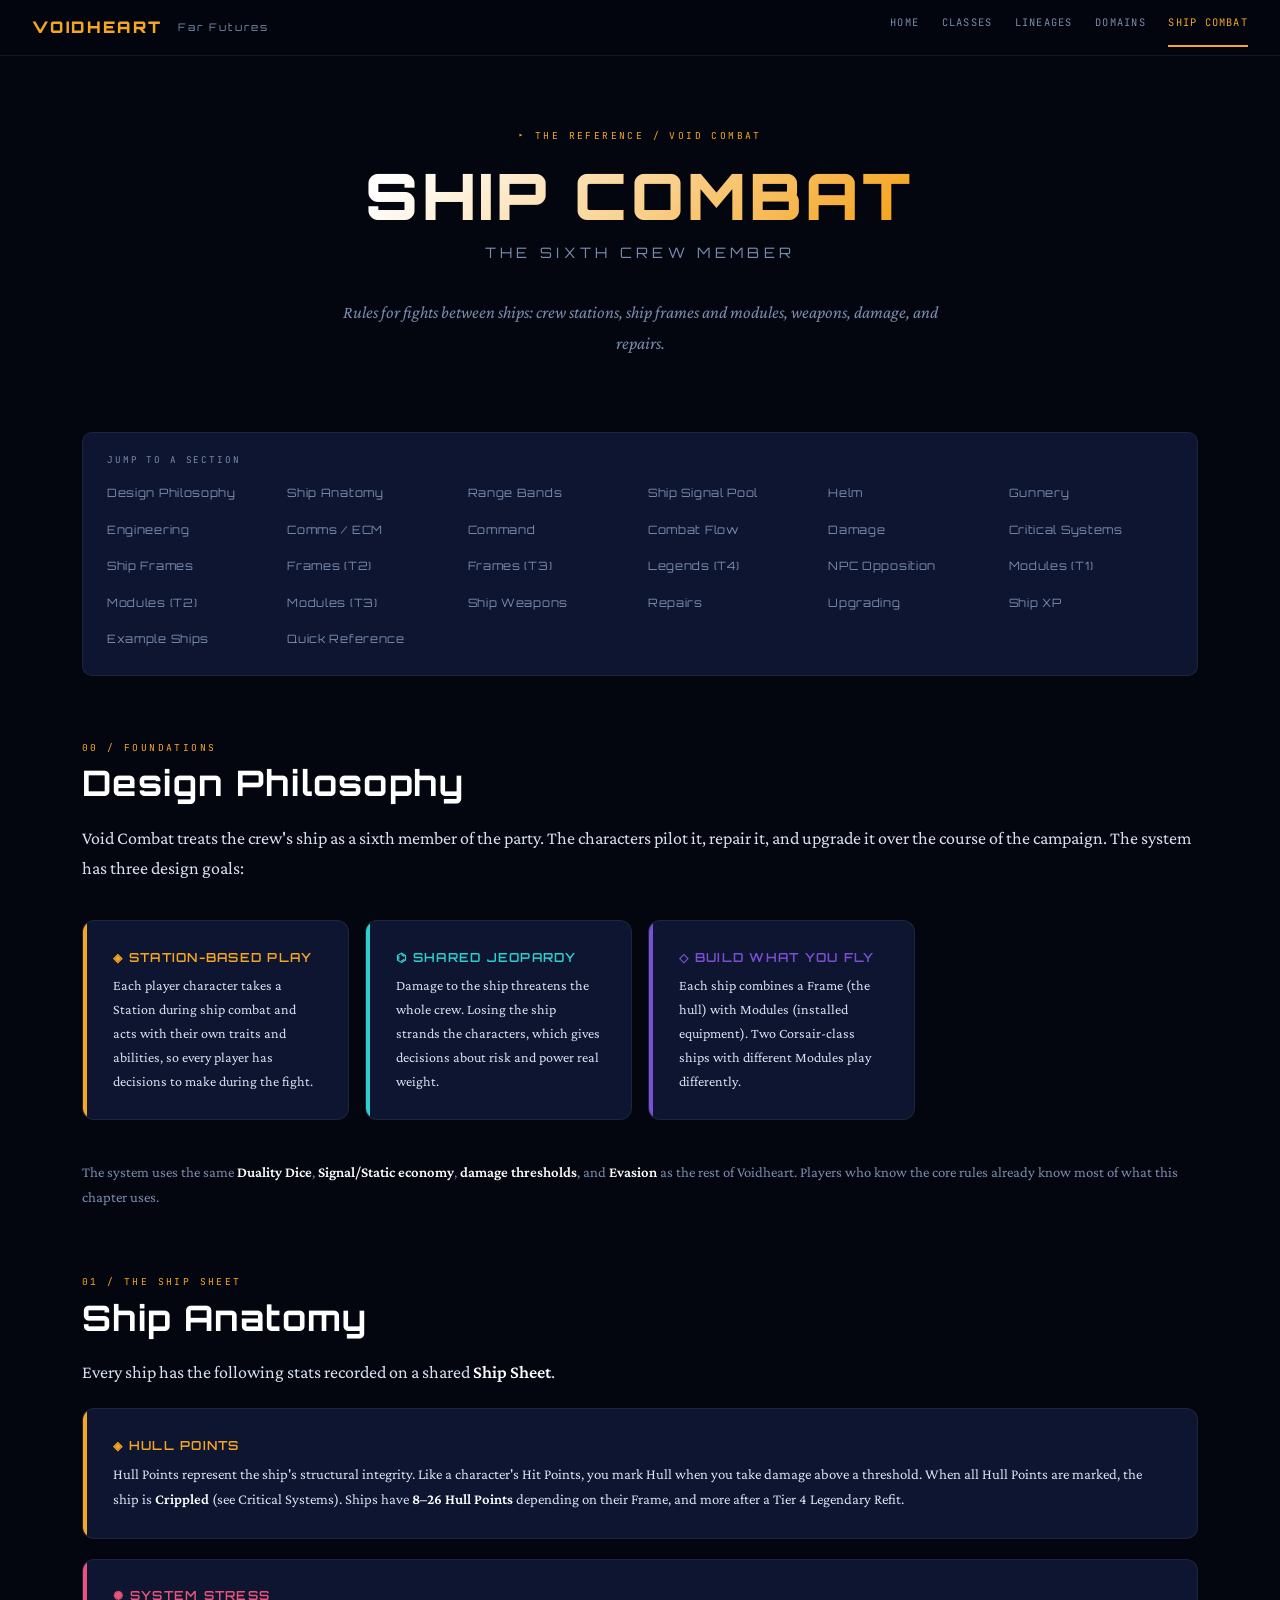
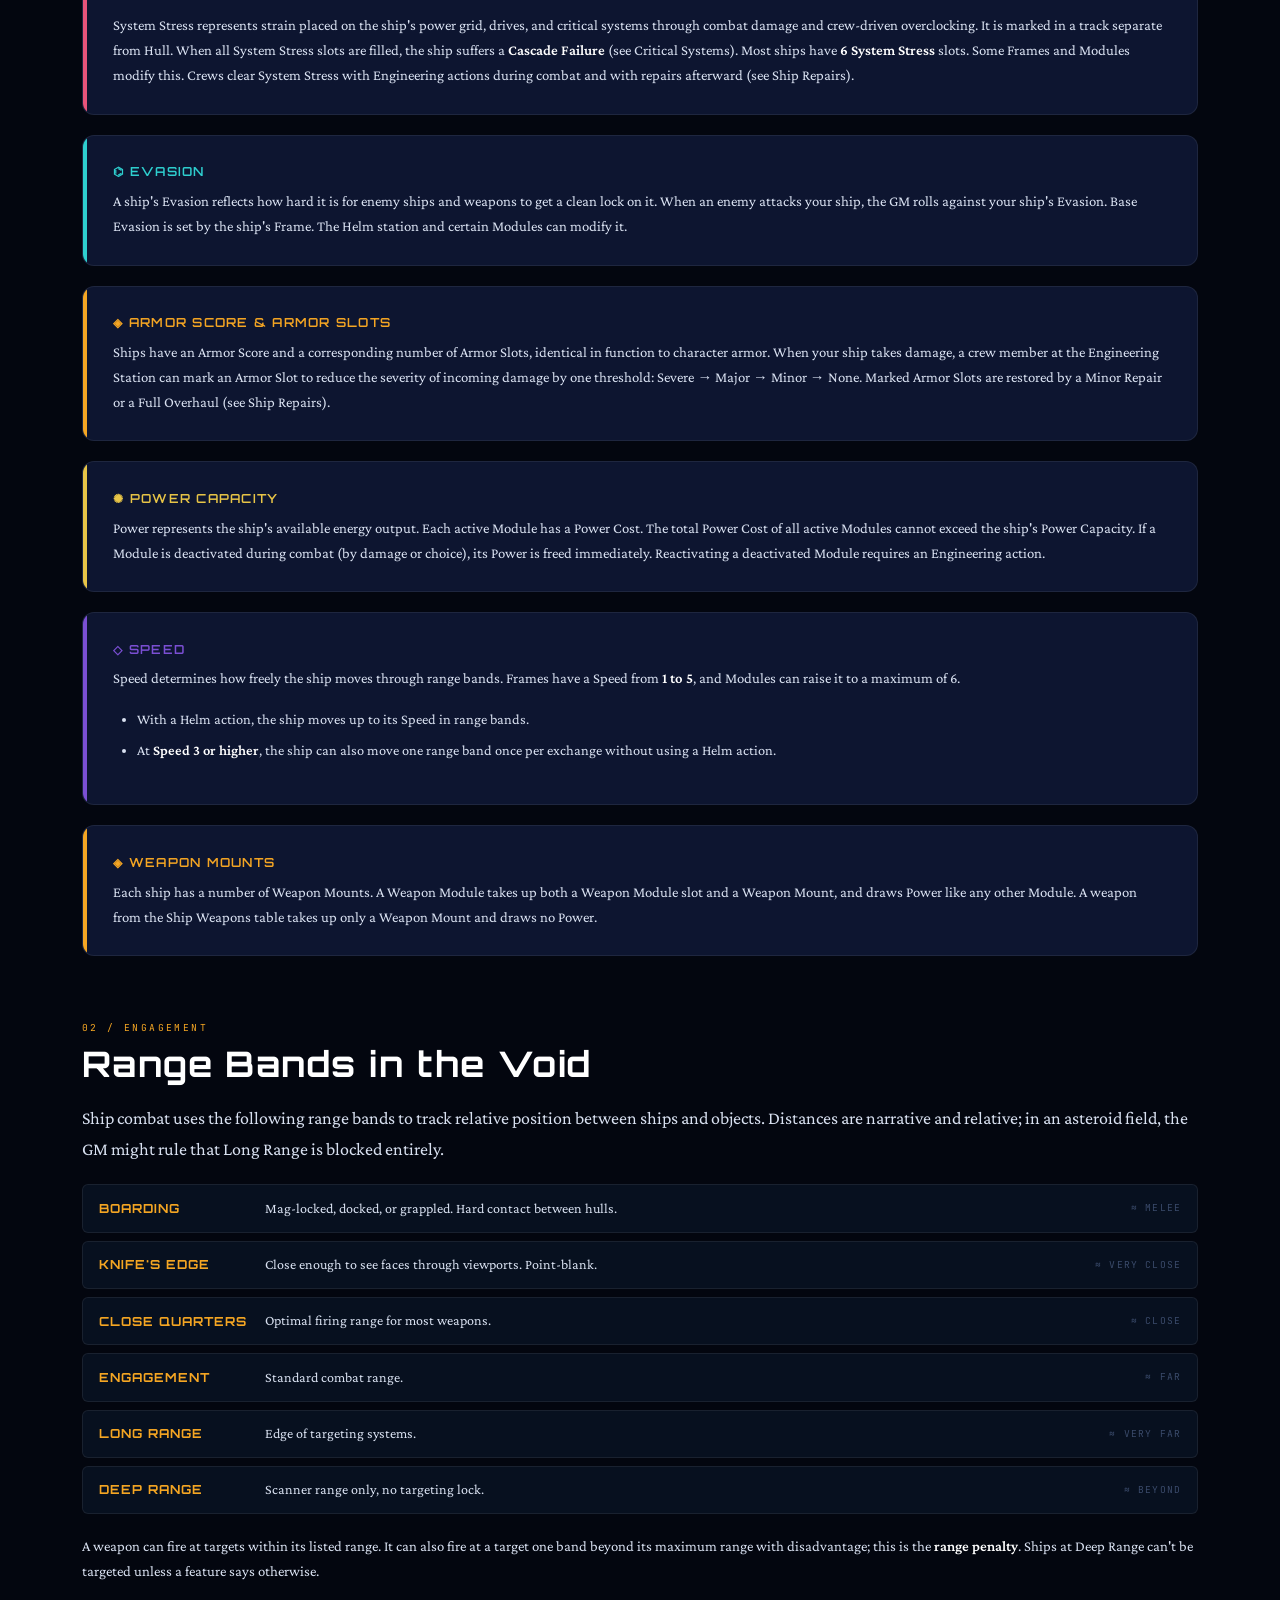
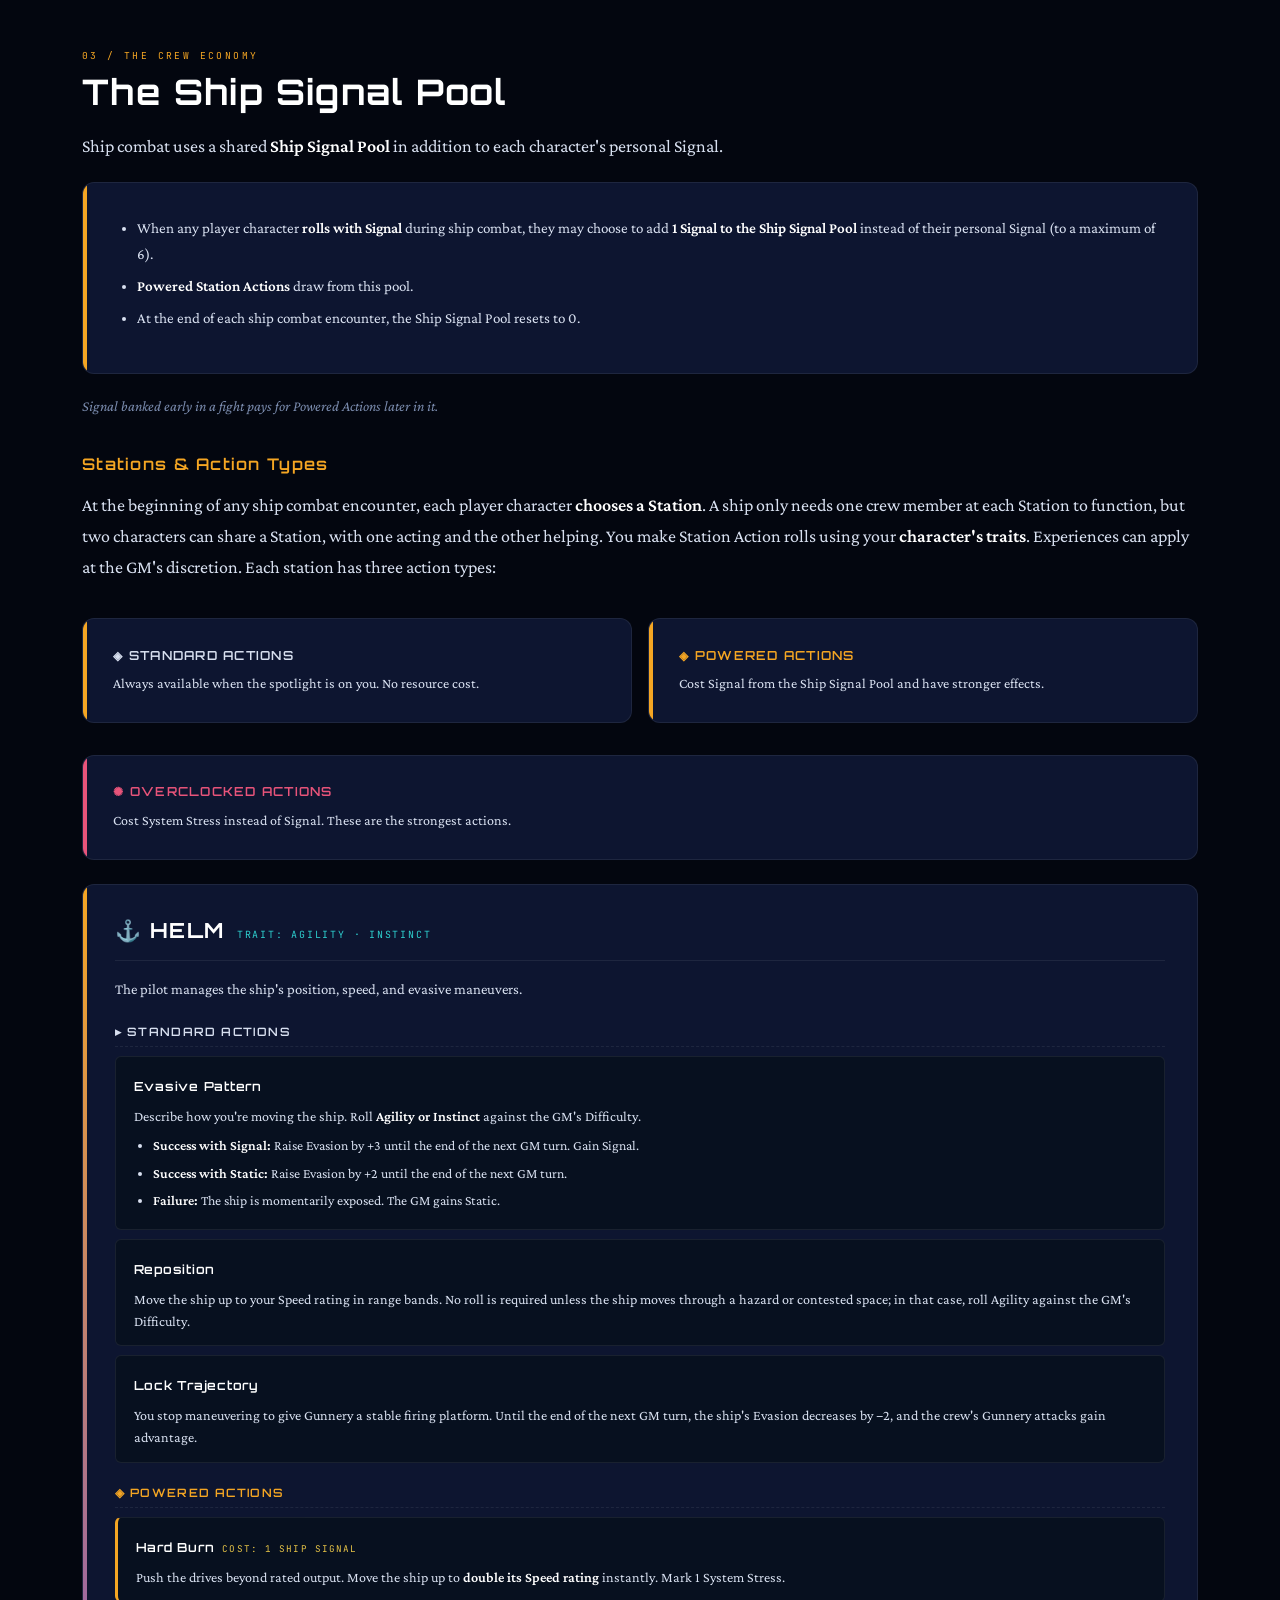
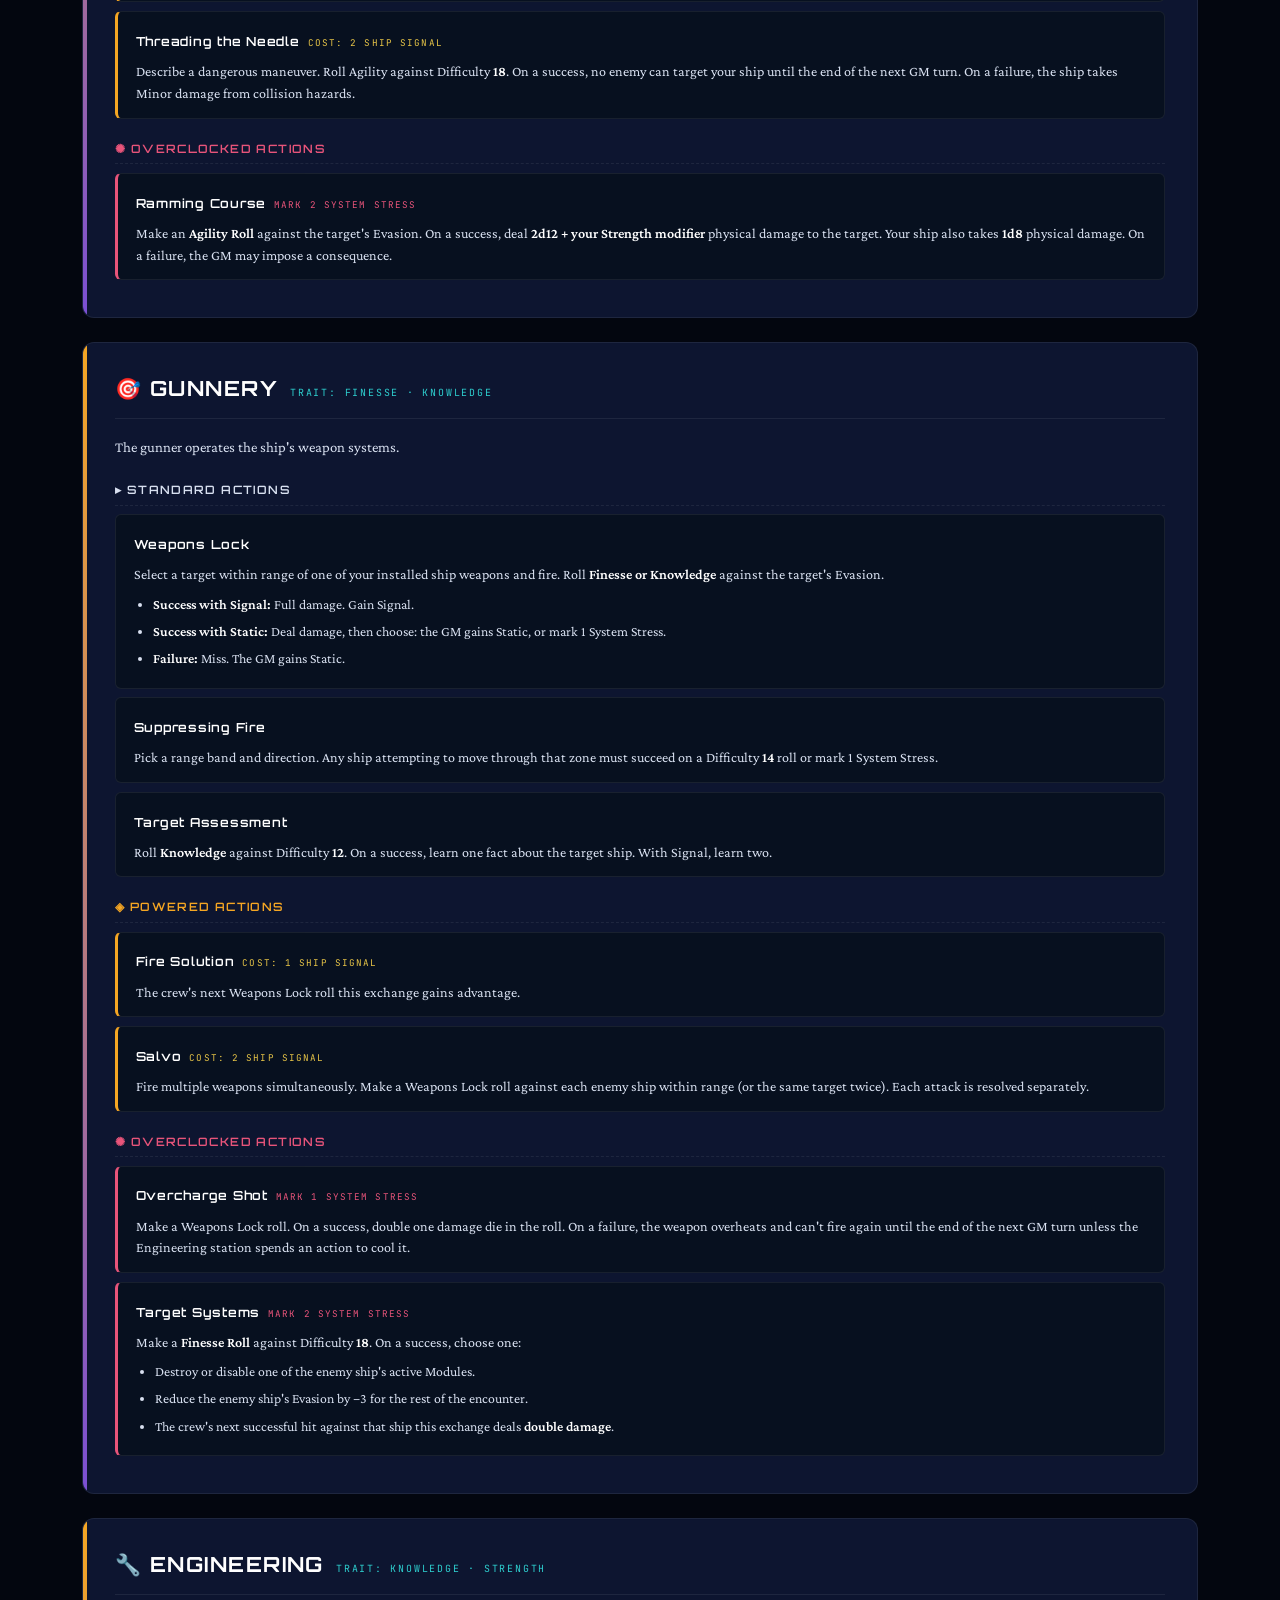
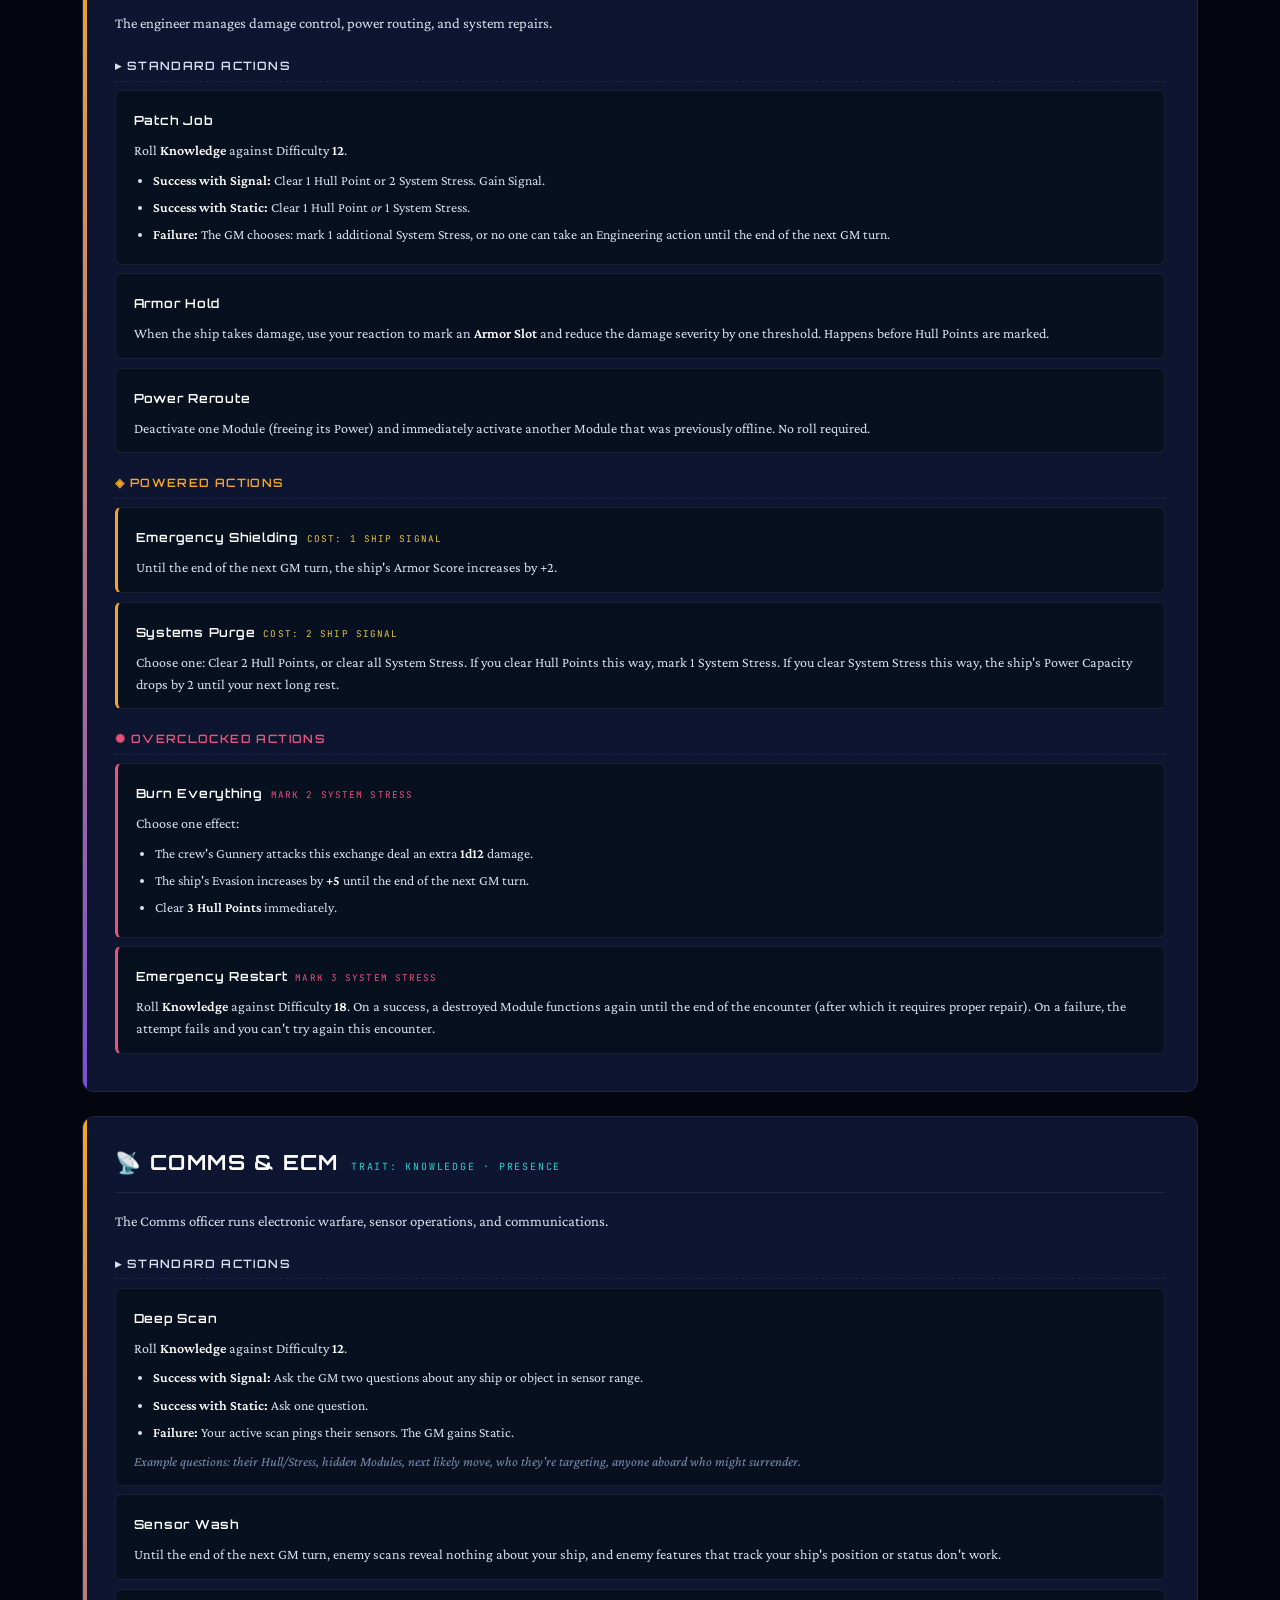
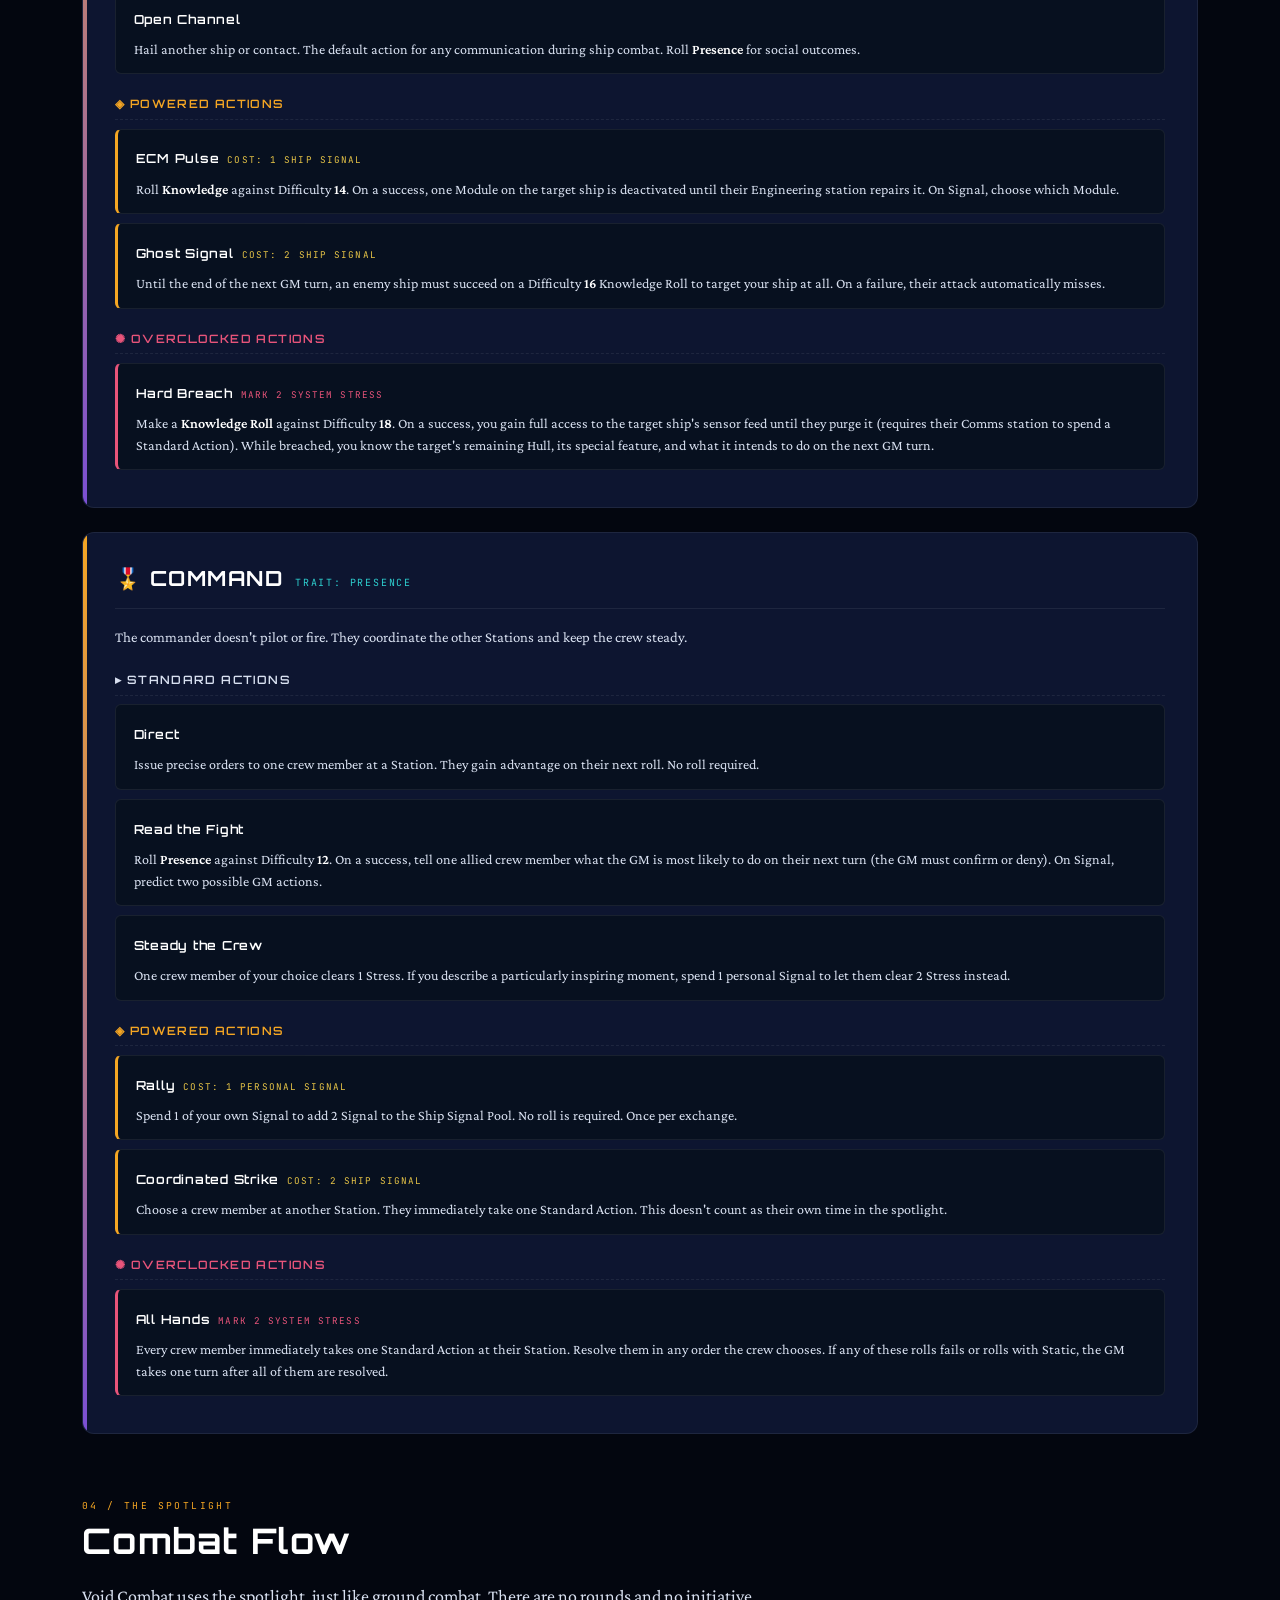
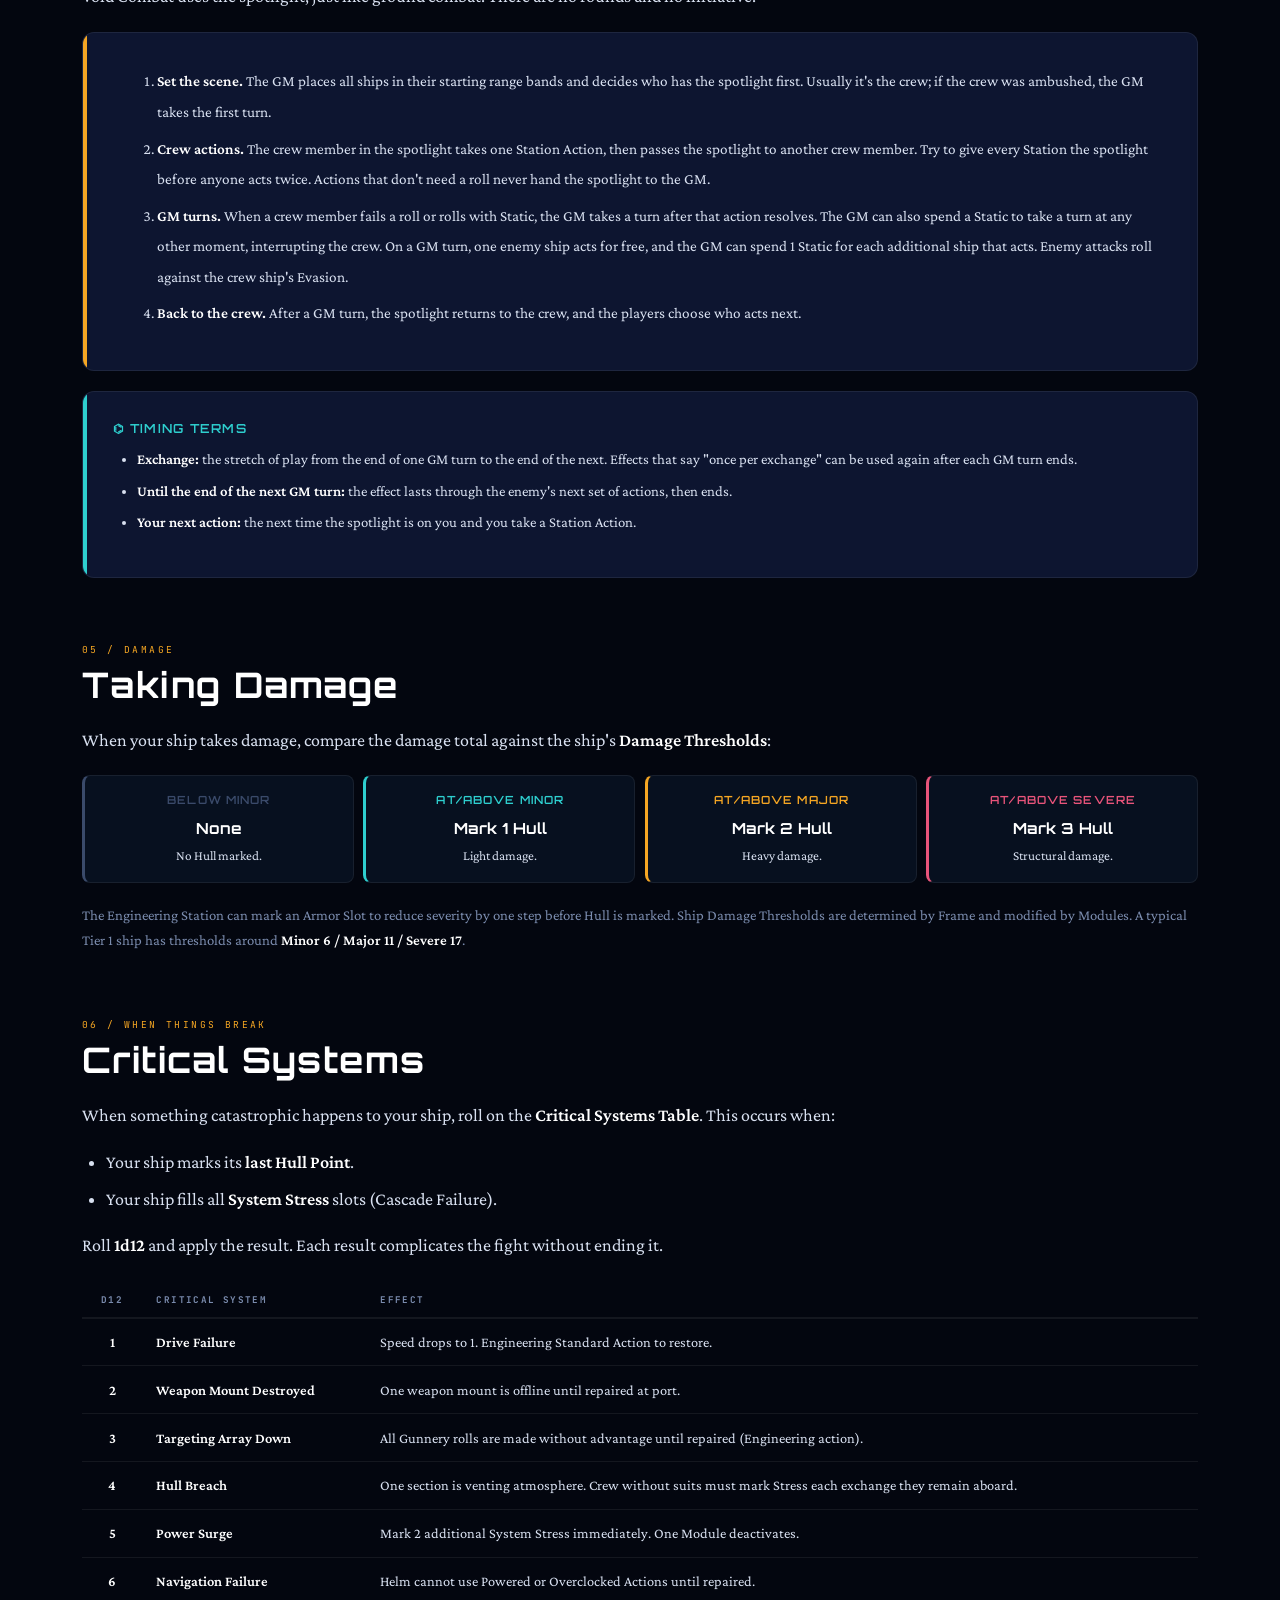
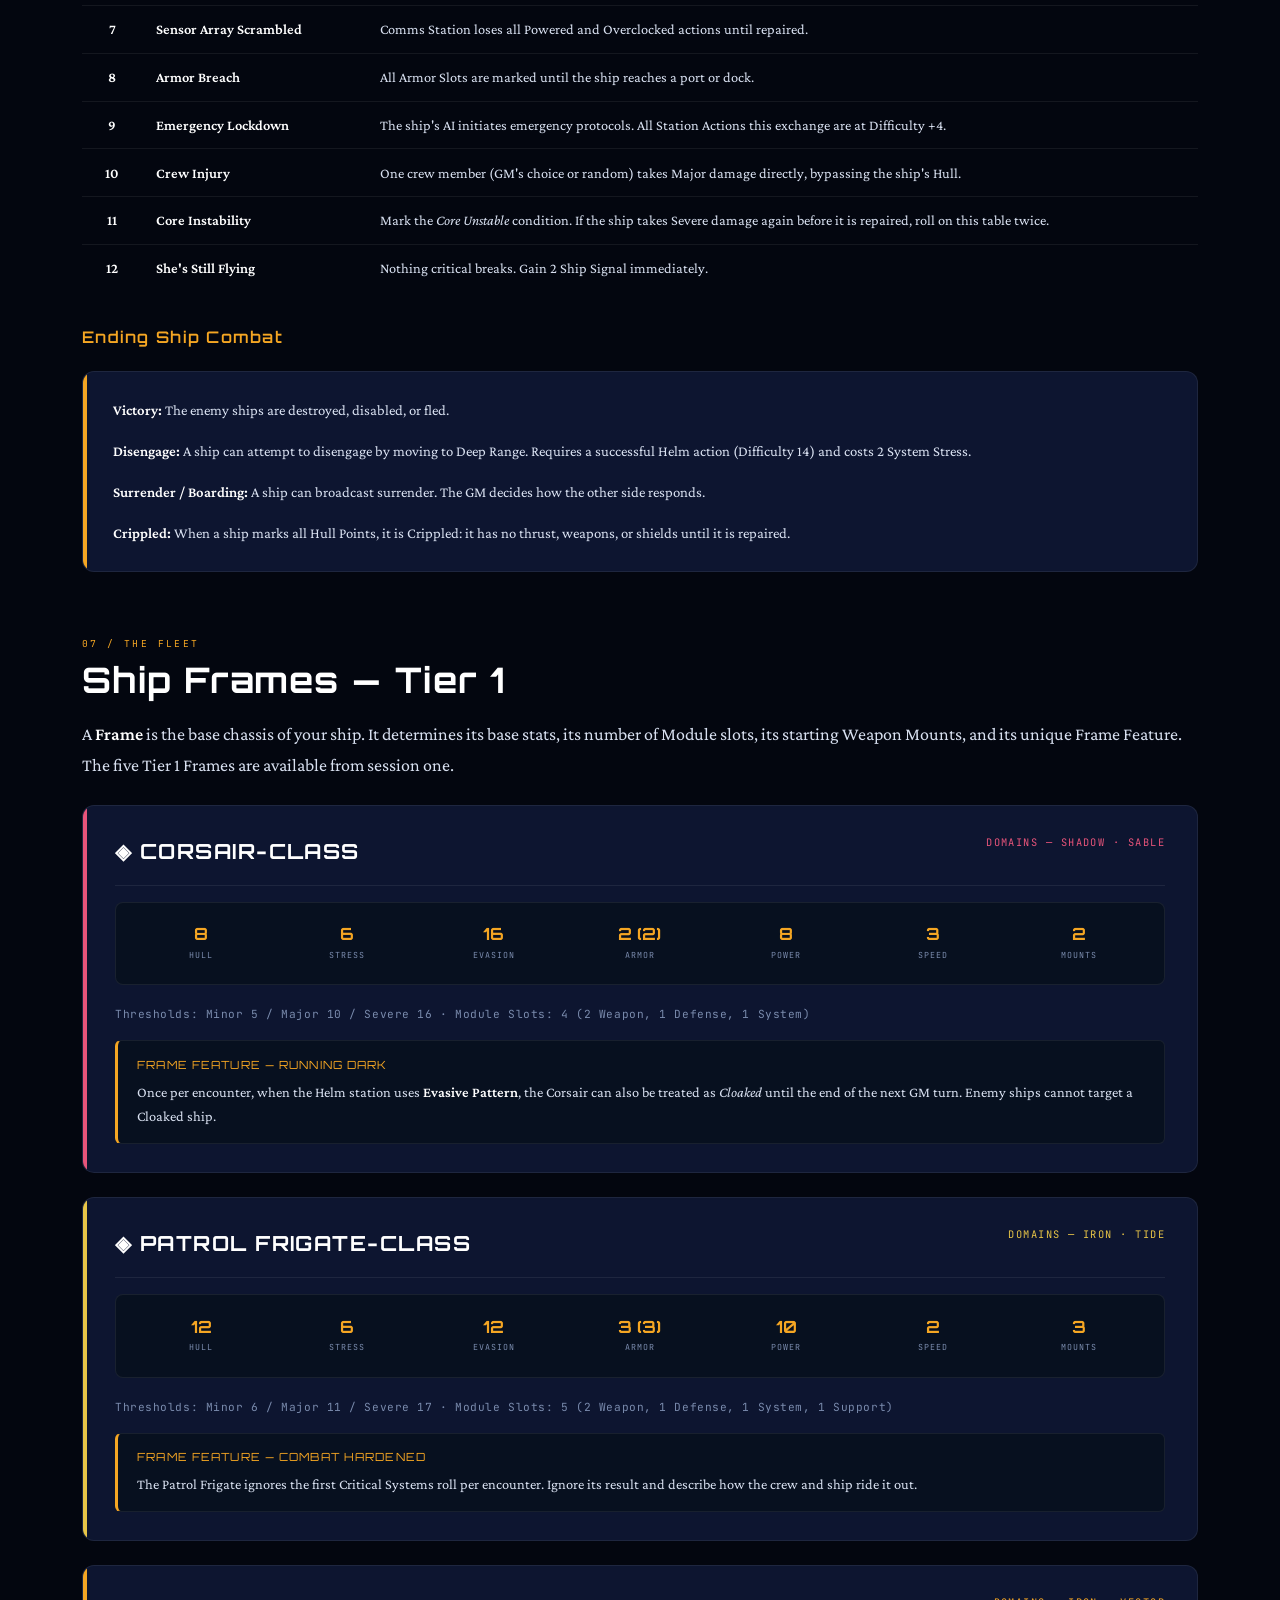
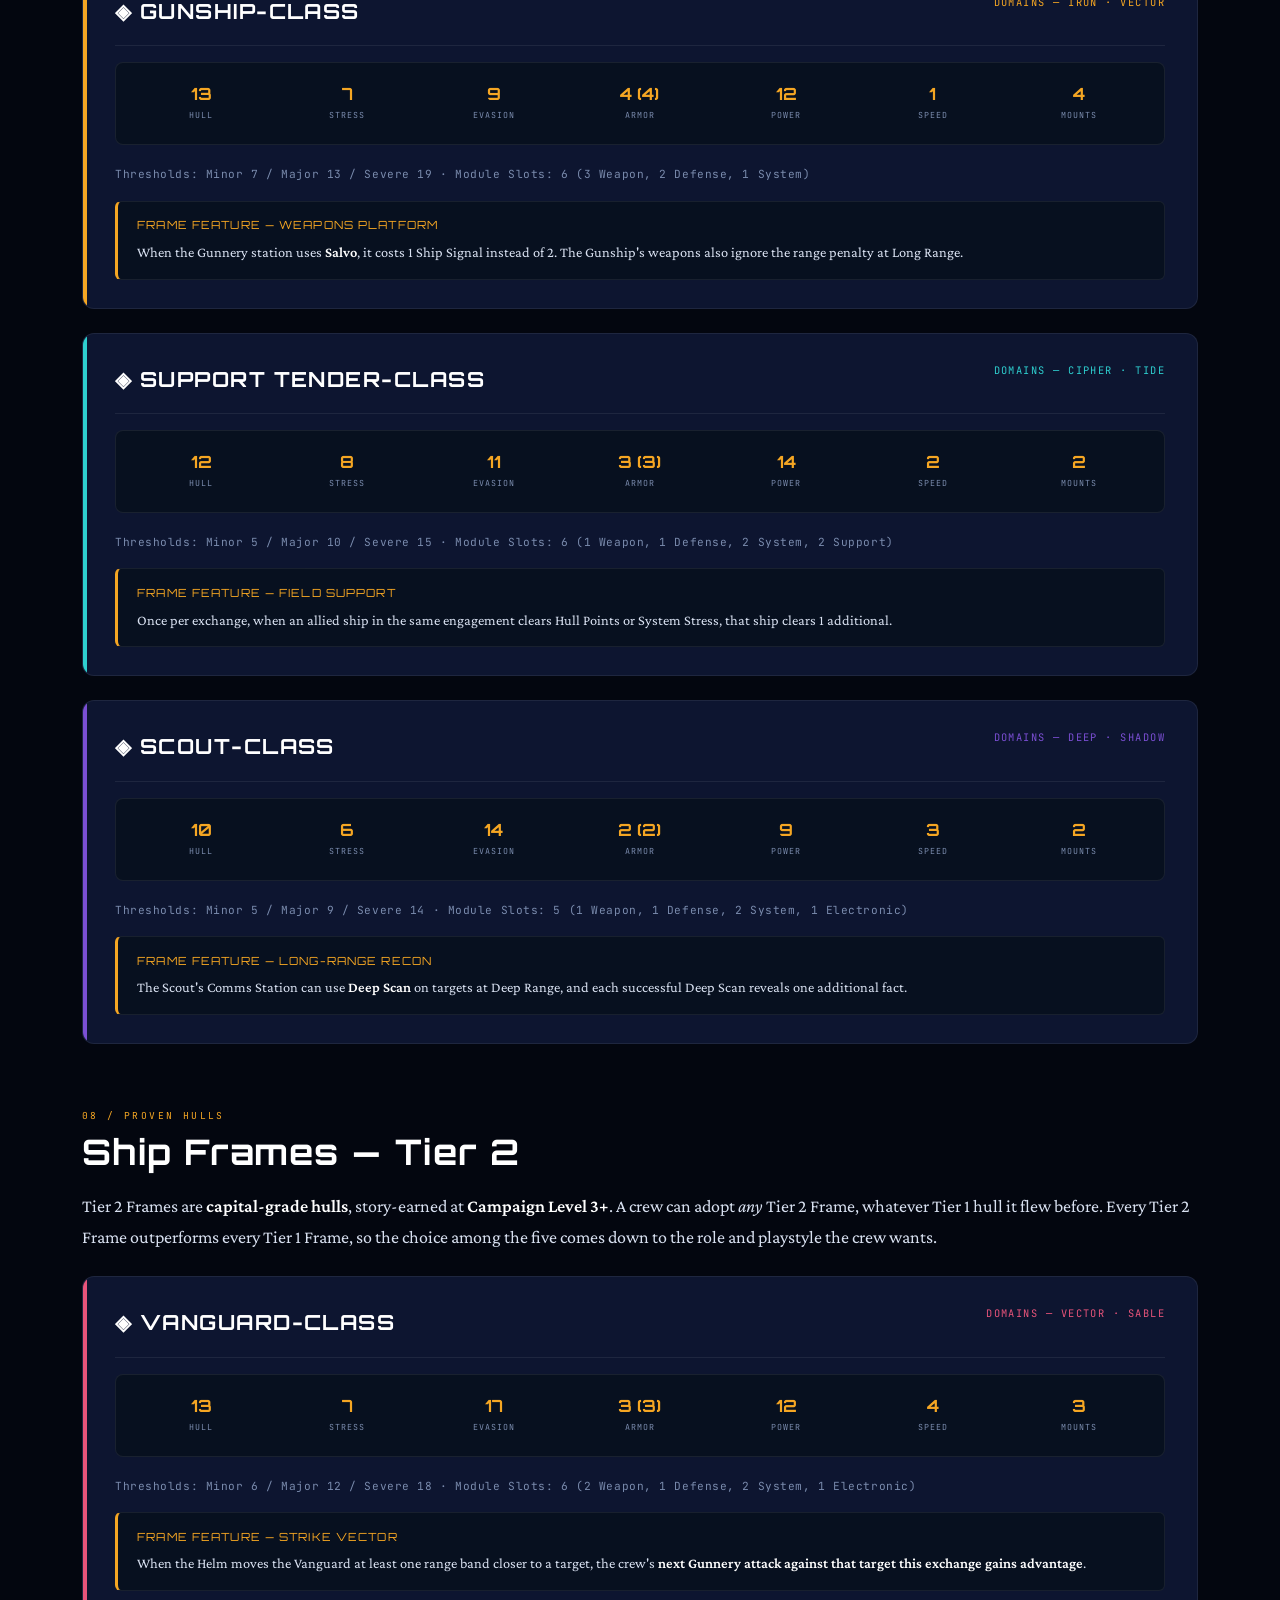
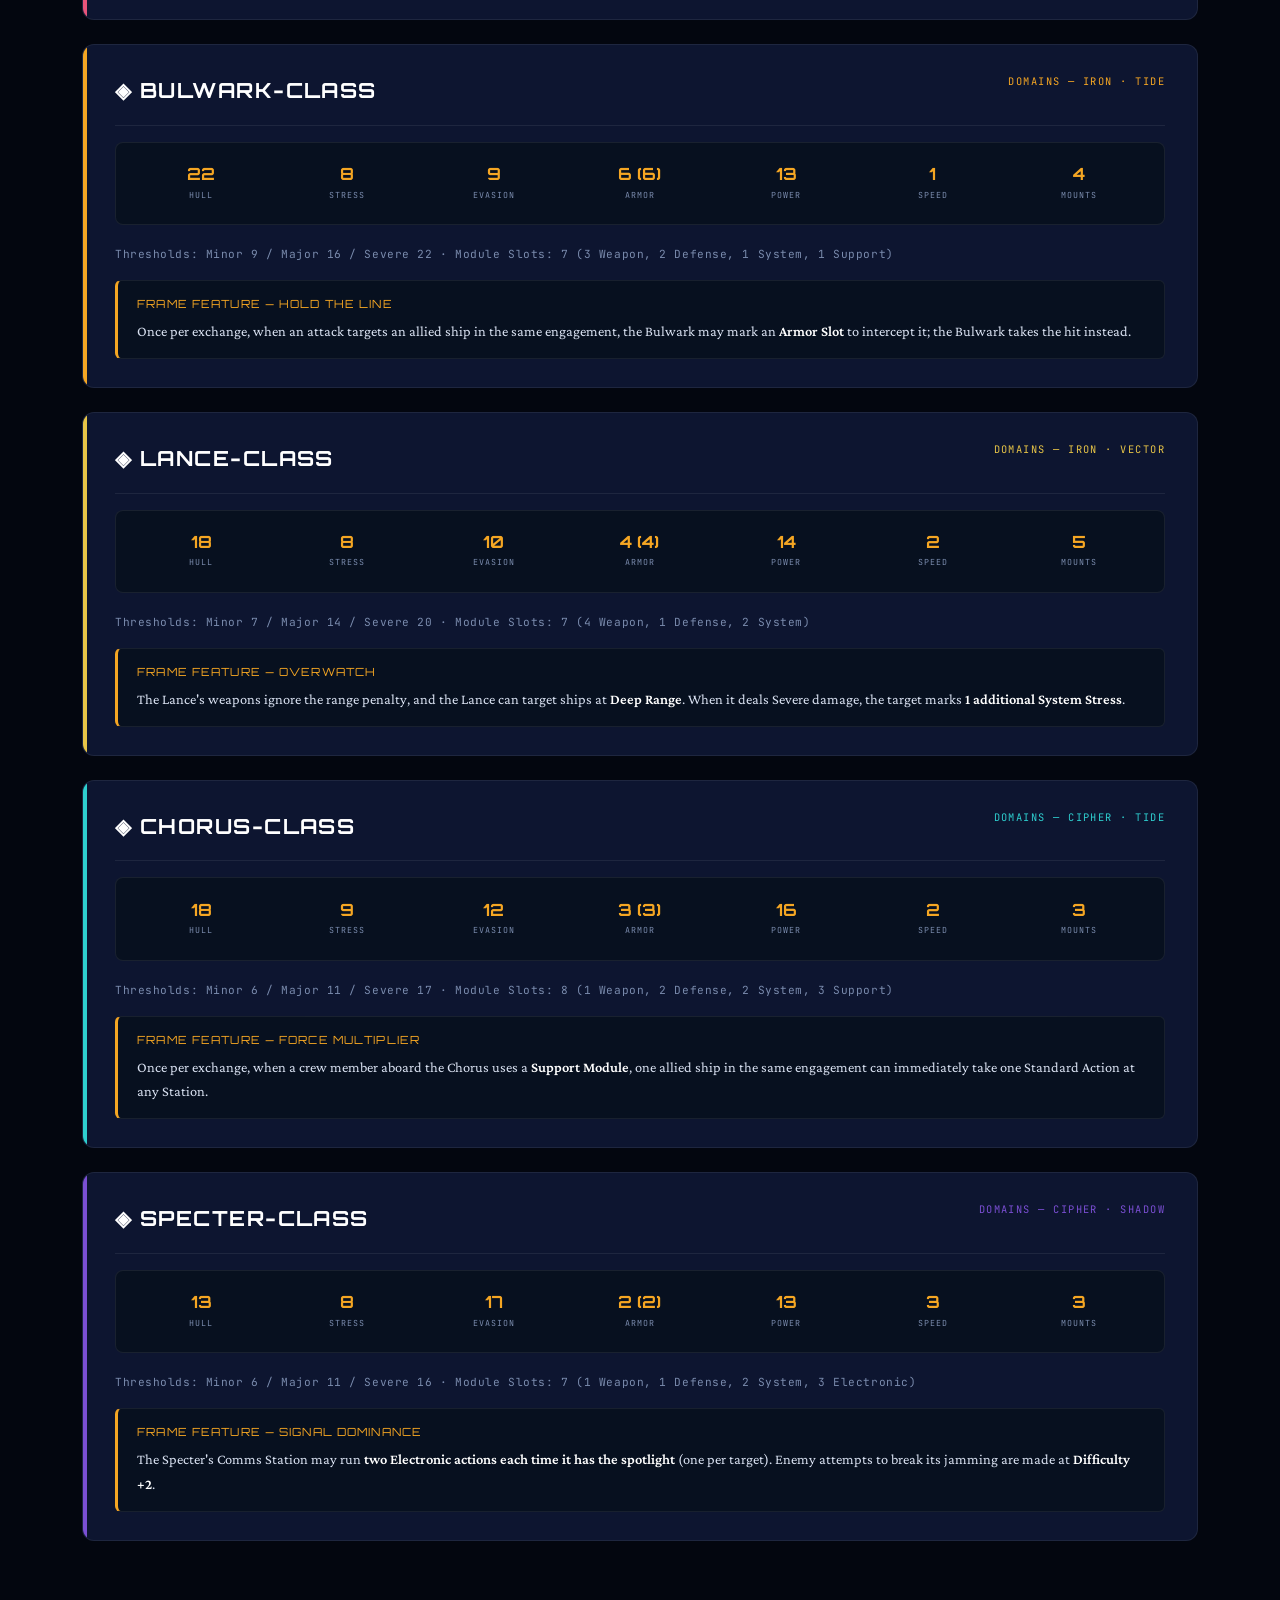
<file: ship-combat.html>
<!DOCTYPE html>
<html lang="en">
<head>
<meta charset="UTF-8">
<meta name="viewport" content="width=device-width, initial-scale=1.0">
<title>Ship Combat — VOIDHEART</title>
<link rel="preconnect" href="https://fonts.googleapis.com">
<link rel="preconnect" href="https://fonts.gstatic.com" crossorigin>
<link href="https://fonts.googleapis.com/css2?family=Orbitron:wght@400;600;700;900&family=Crimson+Pro:ital,wght@0,300;0,400;0,600;1,300;1,400&family=JetBrains+Mono:wght@300;400;700&display=swap" rel="stylesheet">
<link rel="stylesheet" href="styles.css">
<style>
.ship-frame { background: var(--panel); border: 1px solid var(--border); border-radius: 12px; padding: 1.75rem 2rem; margin: 1.5rem 0; scroll-margin-top: 80px; position: relative; overflow: hidden; }
.ship-frame::before { content: ''; position: absolute; top: 0; left: 0; width: 4px; height: 100%; }
.ship-frame.corsair::before { background: var(--accent-rose); }
.ship-frame.patrol::before { background: var(--accent-gold); }
.ship-frame.gunship::before { background: var(--signal); }
.ship-frame.tender::before { background: var(--accent-teal); }
.ship-frame.scout::before { background: var(--static); }
.ship-frame .frame-header { display: flex; justify-content: space-between; align-items: flex-start; gap: 1rem; flex-wrap: wrap; margin-bottom: 0.75rem; padding-bottom: 1rem; border-bottom: 1px solid var(--border); }
.ship-frame h3 { font-family: 'Orbitron', sans-serif; font-size: 1.3rem; font-weight: 700; letter-spacing: 0.07em; color: #fff; margin: 0; }
.ship-frame .frame-tagline { font-style: italic; color: var(--text-dim); font-size: 0.95rem; margin: 0.4rem 0 0.5rem; }
.ship-frame .frame-domains { font-family: 'JetBrains Mono', monospace; font-size: 0.65rem; letter-spacing: 0.14em; text-transform: uppercase; }
.ship-frame.corsair .frame-domains { color: var(--accent-rose); }
.ship-frame.patrol .frame-domains { color: var(--accent-gold); }
.ship-frame.gunship .frame-domains { color: var(--signal); }
.ship-frame.tender .frame-domains { color: var(--accent-teal); }
.ship-frame.scout .frame-domains { color: var(--static); }
.ship-frame.vanguard::before, .ship-frame.nemesis::before { background: var(--accent-rose); }
.ship-frame.vanguard .frame-domains, .ship-frame.nemesis .frame-domains { color: var(--accent-rose); }
.ship-frame.bulwark::before, .ship-frame.leviathan::before { background: var(--signal); }
.ship-frame.bulwark .frame-domains, .ship-frame.leviathan .frame-domains { color: var(--signal); }
.ship-frame.lance::before { background: var(--accent-gold); }
.ship-frame.lance .frame-domains { color: var(--accent-gold); }
.ship-frame.chorus::before, .ship-frame.aegis::before { background: var(--accent-teal); }
.ship-frame.chorus .frame-domains, .ship-frame.aegis .frame-domains { color: var(--accent-teal); }
.ship-frame.specter::before, .ship-frame.wraith::before, .ship-frame.oracle::before { background: var(--static); }
.ship-frame.specter .frame-domains, .ship-frame.wraith .frame-domains, .ship-frame.oracle .frame-domains { color: var(--static); }
.ship-stats { display: grid; grid-template-columns: repeat(auto-fit, minmax(95px, 1fr)); gap: 0.5rem; padding: 1rem; background: var(--panel-darker); border-radius: 8px; border: 1px solid var(--border); margin: 1rem 0 1.25rem; }
.stat-pill { text-align: center; padding: 0.4rem 0.3rem; }
.stat-pill .v { font-family: 'Orbitron', sans-serif; font-weight: 700; font-size: 1.05rem; color: var(--signal); line-height: 1.1; }
.stat-pill .k { font-family: 'JetBrains Mono', monospace; font-size: 0.52rem; letter-spacing: 0.12em; color: var(--text-dim); text-transform: uppercase; margin-top: 0.25rem; }
.module-slots-row { font-family: 'JetBrains Mono', monospace; font-size: 0.7rem; letter-spacing: 0.05em; color: var(--text-dim); margin: 0.5rem 0 1rem; }
.frame-feature { background: var(--panel-darker); border: 1px solid var(--border); border-left: 3px solid var(--signal); border-radius: 6px; padding: 0.9rem 1.2rem; margin-top: 1rem; }
.frame-feature .ft-label { font-family: 'Orbitron', sans-serif; font-size: 0.7rem; letter-spacing: 0.1em; color: var(--signal); text-transform: uppercase; margin-bottom: 0.3rem; }
.frame-feature p { font-size: 0.9rem; margin: 0; }
.station-block { background: var(--panel); border: 1px solid var(--border); border-radius: 12px; padding: 1.75rem 2rem; margin: 1.5rem 0; scroll-margin-top: 80px; position: relative; overflow: hidden; }
.station-block::before { content: ''; position: absolute; top: 0; left: 0; width: 4px; height: 100%; background: linear-gradient(180deg, var(--signal), var(--static)); }
.station-block .stn-header { display: flex; align-items: baseline; gap: 0.75rem; flex-wrap: wrap; border-bottom: 1px solid var(--border); padding-bottom: 0.75rem; margin-bottom: 1rem; }
.station-block h3 { font-family: 'Orbitron', sans-serif; font-size: 1.3rem; font-weight: 700; letter-spacing: 0.07em; color: #fff; margin: 0; }
.station-block .stn-trait { font-family: 'JetBrains Mono', monospace; font-size: 0.62rem; letter-spacing: 0.18em; color: var(--accent-teal); text-transform: uppercase; }
.station-block .stn-flavor { font-style: italic; color: var(--text-dim); font-size: 0.95rem; margin-bottom: 0.75rem; }
.action-tier { margin: 1.25rem 0 0.5rem; }
.action-tier h4 { font-family: 'Orbitron', sans-serif; font-size: 0.72rem; letter-spacing: 0.12em; text-transform: uppercase; margin-bottom: 0.4rem; padding-bottom: 0.3rem; border-bottom: 1px dashed var(--border); }
.action-tier.standard h4 { color: var(--text); }
.action-tier.powered h4 { color: var(--signal); }
.action-tier.overclocked h4 { color: var(--accent-rose); }
.action-entry { background: var(--panel-darker); border: 1px solid var(--border); border-radius: 6px; padding: 0.8rem 1.1rem; margin: 0.55rem 0; }
.action-entry.powered { border-left: 3px solid var(--signal); }
.action-entry.overclocked { border-left: 3px solid var(--accent-rose); }
.action-entry .a-name { font-family: 'Orbitron', sans-serif; font-size: 0.78rem; font-weight: 600; letter-spacing: 0.06em; color: #fff; }
.action-entry .a-cost { font-family: 'JetBrains Mono', monospace; font-size: 0.58rem; letter-spacing: 0.12em; color: var(--accent-gold); margin-left: 0.5rem; text-transform: uppercase; }
.action-entry .a-cost.stress { color: var(--accent-rose); }
.action-entry p { font-size: 0.88rem; margin: 0.35rem 0 0; line-height: 1.55; }
.action-entry ul { margin: 0.4rem 0 0 1.2rem; font-size: 0.86rem; }
.action-entry ul li { margin-bottom: 0.25rem; }
.module-grid { display: grid; grid-template-columns: repeat(auto-fill, minmax(280px, 1fr)); gap: 0.85rem; margin: 1rem 0; }
.module-card { background: var(--panel); border: 1px solid var(--border); border-radius: 8px; padding: 1rem 1.15rem; }
.module-card.weapon { border-left: 3px solid var(--accent-rose); }
.module-card.defense { border-left: 3px solid var(--accent-teal); }
.module-card.system { border-left: 3px solid var(--signal); }
.module-card.support { border-left: 3px solid var(--accent-gold); }
.module-card.electronic { border-left: 3px solid var(--static); }
.module-card h5 { font-family: 'Orbitron', sans-serif; font-size: 0.78rem; font-weight: 700; letter-spacing: 0.07em; margin: 0; color: #fff; }
.module-card .m-meta { font-family: 'JetBrains Mono', monospace; font-size: 0.55rem; letter-spacing: 0.14em; text-transform: uppercase; margin-top: 0.25rem; margin-bottom: 0.5rem; }
.module-card.weapon .m-meta { color: var(--accent-rose); }
.module-card.defense .m-meta { color: var(--accent-teal); }
.module-card.system .m-meta { color: var(--signal); }
.module-card.support .m-meta { color: var(--accent-gold); }
.module-card.electronic .m-meta { color: var(--static); }
.module-card .m-flavor { font-style: italic; color: var(--text-dim); font-size: 0.82rem; margin: 0 0 0.4rem; }
.module-card p { font-size: 0.85rem; margin: 0; line-height: 1.55; }
.range-bands { display: flex; flex-direction: column; gap: 0.5rem; margin: 1.25rem 0; }
.range-row { display: grid; grid-template-columns: 150px 1fr 110px; gap: 1rem; align-items: center; padding: 0.7rem 1rem; background: var(--panel-darker); border: 1px solid var(--border); border-radius: 6px; }
.range-row .rname { font-family: 'Orbitron', sans-serif; font-size: 0.78rem; font-weight: 700; letter-spacing: 0.08em; color: var(--signal); text-transform: uppercase; }
.range-row .rdesc { font-size: 0.88rem; color: var(--text); }
.range-row .rmap { font-family: 'JetBrains Mono', monospace; font-size: 0.6rem; letter-spacing: 0.12em; text-transform: uppercase; color: var(--text-faint); text-align: right; }
.threshold-strip { display: grid; grid-template-columns: repeat(4, 1fr); gap: 0.6rem; margin: 1.25rem 0; }
.thresh-tile { background: var(--panel-darker); border: 1px solid var(--border); border-radius: 8px; padding: 0.9rem 1rem; text-align: center; }
.thresh-tile.none { border-left: 3px solid var(--text-faint); }
.thresh-tile.minor { border-left: 3px solid var(--accent-teal); }
.thresh-tile.major { border-left: 3px solid var(--signal); }
.thresh-tile.severe { border-left: 3px solid var(--accent-rose); }
.thresh-tile h4 { font-family: 'Orbitron', sans-serif; font-size: 0.7rem; letter-spacing: 0.1em; text-transform: uppercase; margin-bottom: 0.4rem; }
.thresh-tile.none h4 { color: var(--text-faint); }
.thresh-tile.minor h4 { color: var(--accent-teal); }
.thresh-tile.major h4 { color: var(--signal); }
.thresh-tile.severe h4 { color: var(--accent-rose); }
.thresh-tile p { font-size: 0.83rem; margin: 0; }
.thresh-tile .val { font-family: 'Orbitron', sans-serif; font-weight: 700; font-size: 0.95rem; color: #fff; margin-bottom: 0.2rem; }
.example-ship { background: var(--panel); border: 1px solid var(--border); border-radius: 10px; padding: 1.5rem 1.75rem; margin: 1.25rem 0; }
.example-ship h4 { font-family: 'Orbitron', sans-serif; font-size: 1.05rem; font-weight: 700; letter-spacing: 0.06em; color: var(--accent-gold); margin: 0 0 0.25rem; }
.example-ship .e-tagline { font-style: italic; color: var(--text-dim); margin-bottom: 0.75rem; font-size: 0.9rem; }
.example-ship .e-meta { font-family: 'JetBrains Mono', monospace; font-size: 0.65rem; letter-spacing: 0.12em; color: var(--text-dim); margin-bottom: 0.8rem; }
.example-ship .e-row { font-size: 0.88rem; margin-bottom: 0.35rem; }
.example-ship .e-row strong { color: var(--text); }
.example-ship .e-notes { margin-top: 0.75rem; padding-top: 0.75rem; border-top: 1px dashed var(--border); font-size: 0.86rem; font-style: italic; color: var(--text-dim); }
@media (max-width: 720px) { .range-row { grid-template-columns: 1fr; gap: 0.15rem; } .range-row .rmap { text-align: left; } .threshold-strip { grid-template-columns: 1fr 1fr; } }
</style>
</head>
<body>

<div id="starfield"></div>

<nav class="site-nav">
  <a class="nav-logo" href="index.html">VOIDHEART <span>Far Futures</span></a>
  <button class="nav-toggle" aria-label="Toggle menu">MENU</button>
  <ul class="nav-links">
    <li><a href="index.html">Home</a></li>
    <li><a href="classes.html">Classes</a></li>
    <li><a href="lineages.html">Lineages</a></li>
    <li><a href="domains.html">Domains</a></li>
    <li><a href="ship-combat.html" class="active">Ship Combat</a></li>
  </ul>
</nav>

<header class="page-header">
  <div class="crumb">▸ The Reference / Void Combat</div>
  <h1>SHIP COMBAT</h1>
  <div class="sub">The Sixth Crew Member</div>
  <p class="desc">Rules for fights between ships: crew stations, ship frames and modules, weapons, damage, and repairs.</p>
</header>

<main class="wide">

<div class="toc">
  <div class="toc-label">Jump to a Section</div>
  <div class="toc-grid">
    <a href="#philosophy">Design Philosophy</a>
    <a href="#anatomy">Ship Anatomy</a>
    <a href="#ranges">Range Bands</a>
    <a href="#signal-pool">Ship Signal Pool</a>
    <a href="#helm">Helm</a>
    <a href="#gunnery">Gunnery</a>
    <a href="#engineering">Engineering</a>
    <a href="#comms">Comms / ECM</a>
    <a href="#command">Command</a>
    <a href="#flow">Combat Flow</a>
    <a href="#damage">Damage</a>
    <a href="#critical">Critical Systems</a>
    <a href="#frames">Ship Frames</a>
    <a href="#frames-t2">Frames (T2)</a>
    <a href="#frames-t3">Frames (T3)</a>
    <a href="#frames-t4">Legends (T4)</a>
    <a href="#npc-opposition">NPC Opposition</a>
    <a href="#modules-t1">Modules (T1)</a>
    <a href="#modules-t2">Modules (T2)</a>
    <a href="#modules-t3">Modules (T3)</a>
    <a href="#weapons">Ship Weapons</a>
    <a href="#repairs">Repairs</a>
    <a href="#upgrading">Upgrading</a>
    <a href="#experience">Ship XP</a>
    <a href="#examples">Example Ships</a>
    <a href="#quickref">Quick Reference</a>
  </div>
</div>

<section id="philosophy">
  <div class="section-label">00 / Foundations</div>
  <h2>Design Philosophy</h2>
  <p>Void Combat treats the crew's ship as a sixth member of the party. The characters pilot it, repair it, and upgrade it over the course of the campaign. The system has three design goals:</p>
  <div class="grid-auto-260">
    <div class="rule-card"><h4 style="color:var(--signal)">◈ STATION-BASED PLAY</h4><p style="font-size:0.88rem">Each player character takes a Station during ship combat and acts with their own traits and abilities, so every player has decisions to make during the fight.</p></div>
    <div class="rule-card teal-card"><h4 style="color:var(--accent-teal)">⌬ SHARED JEOPARDY</h4><p style="font-size:0.88rem">Damage to the ship threatens the whole crew. Losing the ship strands the characters, which gives decisions about risk and power real weight.</p></div>
    <div class="rule-card static-card"><h4 style="color:var(--static)">◇ BUILD WHAT YOU FLY</h4><p style="font-size:0.88rem">Each ship combines a Frame (the hull) with Modules (installed equipment). Two Corsair-class ships with different Modules play differently.</p></div>
  </div>
  <p style="margin-top:1.25rem;font-size:0.92rem;color:var(--text-dim)">The system uses the same <strong>Duality Dice</strong>, <strong>Signal/Static economy</strong>, <strong>damage thresholds</strong>, and <strong>Evasion</strong> as the rest of Voidheart. Players who know the core rules already know most of what this chapter uses.</p>
</section>

<section id="anatomy">
  <div class="section-label">01 / The Ship Sheet</div>
  <h2>Ship Anatomy</h2>
  <p>Every ship has the following stats recorded on a shared <strong>Ship Sheet</strong>.</p>
  <div class="rule-card"><h4 style="color:var(--signal)">◈ HULL POINTS</h4><p style="font-size:0.92rem">Hull Points represent the ship's structural integrity. Like a character's Hit Points, you mark Hull when you take damage above a threshold. When all Hull Points are marked, the ship is <strong>Crippled</strong> (see Critical Systems). Ships have <strong>8&ndash;26 Hull Points</strong> depending on their Frame, and more after a Tier 4 Legendary Refit.</p></div>
  <div class="rule-card rose-card"><h4 style="color:var(--accent-rose)">✺ SYSTEM STRESS</h4><p style="font-size:0.92rem">System Stress represents strain placed on the ship's power grid, drives, and critical systems through combat damage and crew-driven overclocking. It is marked in a track separate from Hull. When all System Stress slots are filled, the ship suffers a <strong>Cascade Failure</strong> (see Critical Systems). Most ships have <strong>6 System Stress</strong> slots. Some Frames and Modules modify this. Crews clear System Stress with Engineering actions during combat and with repairs afterward (see Ship Repairs).</p></div>
  <div class="rule-card teal-card"><h4 style="color:var(--accent-teal)">⌬ EVASION</h4><p style="font-size:0.92rem">A ship's Evasion reflects how hard it is for enemy ships and weapons to get a clean lock on it. When an enemy attacks your ship, the GM rolls against your ship's Evasion. Base Evasion is set by the ship's Frame. The Helm station and certain Modules can modify it.</p></div>
  <div class="rule-card"><h4 style="color:var(--signal)">◈ ARMOR SCORE &amp; ARMOR SLOTS</h4><p style="font-size:0.92rem">Ships have an Armor Score and a corresponding number of Armor Slots, identical in function to character armor. When your ship takes damage, a crew member at the Engineering Station can mark an Armor Slot to reduce the severity of incoming damage by one threshold: Severe&nbsp;→&nbsp;Major&nbsp;→&nbsp;Minor&nbsp;→&nbsp;None. Marked Armor Slots are restored by a Minor Repair or a Full Overhaul (see Ship Repairs).</p></div>
  <div class="rule-card gold-card"><h4 style="color:var(--accent-gold)">✺ POWER CAPACITY</h4><p style="font-size:0.92rem">Power represents the ship's available energy output. Each active Module has a Power Cost. The total Power Cost of all active Modules cannot exceed the ship's Power Capacity. If a Module is deactivated during combat (by damage or choice), its Power is freed immediately. Reactivating a deactivated Module requires an Engineering action.</p></div>
  <div class="rule-card static-card"><h4 style="color:var(--static)">◇ SPEED</h4><p style="font-size:0.92rem">Speed determines how freely the ship moves through range bands. Frames have a Speed from <strong>1 to 5</strong>, and Modules can raise it to a maximum of 6.</p><ul style="font-size:0.9rem;margin-top:0.5rem"><li>With a Helm action, the ship moves up to its Speed in range bands.</li><li>At <strong>Speed 3 or higher</strong>, the ship can also move one range band once per exchange without using a Helm action.</li></ul></div>
  <div class="rule-card"><h4 style="color:var(--signal)">◈ WEAPON MOUNTS</h4><p style="font-size:0.92rem">Each ship has a number of Weapon Mounts. A Weapon Module takes up both a Weapon Module slot and a Weapon Mount, and draws Power like any other Module. A weapon from the Ship Weapons table takes up only a Weapon Mount and draws no Power.</p></div>
</section>

<section id="ranges">
  <div class="section-label">02 / Engagement</div>
  <h2>Range Bands in the Void</h2>
  <p>Ship combat uses the following range bands to track relative position between ships and objects. Distances are narrative and relative; in an asteroid field, the GM might rule that Long Range is blocked entirely.</p>
  <div class="range-bands">
    <div class="range-row"><div class="rname">Boarding</div><div class="rdesc">Mag-locked, docked, or grappled. Hard contact between hulls.</div><div class="rmap">≈ Melee</div></div>
    <div class="range-row"><div class="rname">Knife's Edge</div><div class="rdesc">Close enough to see faces through viewports. Point-blank.</div><div class="rmap">≈ Very Close</div></div>
    <div class="range-row"><div class="rname">Close Quarters</div><div class="rdesc">Optimal firing range for most weapons.</div><div class="rmap">≈ Close</div></div>
    <div class="range-row"><div class="rname">Engagement</div><div class="rdesc">Standard combat range.</div><div class="rmap">≈ Far</div></div>
    <div class="range-row"><div class="rname">Long Range</div><div class="rdesc">Edge of targeting systems.</div><div class="rmap">≈ Very Far</div></div>
    <div class="range-row"><div class="rname">Deep Range</div><div class="rdesc">Scanner range only, no targeting lock.</div><div class="rmap">≈ Beyond</div></div>
  </div>
  <p style="font-size:0.92rem">A weapon can fire at targets within its listed range. It can also fire at a target one band beyond its maximum range with disadvantage; this is the <strong>range penalty</strong>. Ships at Deep Range can't be targeted unless a feature says otherwise.</p>
</section>

<section id="signal-pool">
  <div class="section-label">03 / The Crew Economy</div>
  <h2>The Ship Signal Pool</h2>
  <p>Ship combat uses a shared <strong>Ship Signal Pool</strong> in addition to each character's personal Signal.</p>
  <div class="rule-card"><ul style="font-size:0.94rem"><li>When any player character <strong>rolls with Signal</strong> during ship combat, they may choose to add <strong>1 Signal to the Ship Signal Pool</strong> instead of their personal Signal (to a maximum of 6).</li><li><strong>Powered Station Actions</strong> draw from this pool.</li><li>At the end of each ship combat encounter, the Ship Signal Pool resets to 0.</li></ul></div>
  <p style="font-style:italic;color:var(--text-dim);font-size:0.92rem">Signal banked early in a fight pays for Powered Actions later in it.</p>
  <h3>Stations &amp; Action Types</h3>
  <p>At the beginning of any ship combat encounter, each player character <strong>chooses a Station</strong>. A ship only needs one crew member at each Station to function, but two characters can share a Station, with one acting and the other helping. You make Station Action rolls using your <strong>character's traits</strong>. Experiences can apply at the GM's discretion. Each station has three action types:</p>
  <div class="grid-2">
    <div class="rule-card"><h4 style="color:var(--text)">◈ STANDARD ACTIONS</h4><p style="font-size:0.88rem">Always available when the spotlight is on you. No resource cost.</p></div>
    <div class="rule-card"><h4 style="color:var(--signal)">◈ POWERED ACTIONS</h4><p style="font-size:0.88rem">Cost Signal from the Ship Signal Pool and have stronger effects.</p></div>
  </div>
  <div class="rule-card rose-card" style="margin-top:0.75rem"><h4 style="color:var(--accent-rose)">✺ OVERCLOCKED ACTIONS</h4><p style="font-size:0.88rem">Cost System Stress instead of Signal. These are the strongest actions.</p></div>
</section>

<section id="helm" class="station-block">
  <div class="stn-header"><h3>⚓ HELM</h3><div class="stn-trait">Trait: Agility · Instinct</div></div>
  <p style="font-size:0.92rem;color:var(--text)">The pilot manages the ship's position, speed, and evasive maneuvers.</p>
  <div class="action-tier standard">
    <h4>▸ STANDARD ACTIONS</h4>
    <div class="action-entry"><span class="a-name">Evasive Pattern</span><p>Describe how you're moving the ship. Roll <strong>Agility or Instinct</strong> against the GM's Difficulty.</p><ul><li><strong>Success with Signal:</strong> Raise Evasion by +3 until the end of the next GM turn. Gain Signal.</li><li><strong>Success with Static:</strong> Raise Evasion by +2 until the end of the next GM turn.</li><li><strong>Failure:</strong> The ship is momentarily exposed. The GM gains Static.</li></ul></div>
    <div class="action-entry"><span class="a-name">Reposition</span><p>Move the ship up to your Speed rating in range bands. No roll is required unless the ship moves through a hazard or contested space; in that case, roll Agility against the GM's Difficulty.</p></div>
    <div class="action-entry"><span class="a-name">Lock Trajectory</span><p>You stop maneuvering to give Gunnery a stable firing platform. Until the end of the next GM turn, the ship's Evasion decreases by &minus;2, and the crew's Gunnery attacks gain advantage.</p></div>
  </div>
  <div class="action-tier powered">
    <h4>◈ POWERED ACTIONS</h4>
    <div class="action-entry powered"><span class="a-name">Hard Burn</span><span class="a-cost">Cost: 1 Ship Signal</span><p>Push the drives beyond rated output. Move the ship up to <strong>double its Speed rating</strong> instantly. Mark 1 System Stress.</p></div>
    <div class="action-entry powered"><span class="a-name">Threading the Needle</span><span class="a-cost">Cost: 2 Ship Signal</span><p>Describe a dangerous maneuver. Roll Agility against Difficulty <strong>18</strong>. On a success, no enemy can target your ship until the end of the next GM turn. On a failure, the ship takes Minor damage from collision hazards.</p></div>
  </div>
  <div class="action-tier overclocked">
    <h4>✺ OVERCLOCKED ACTIONS</h4>
    <div class="action-entry overclocked"><span class="a-name">Ramming Course</span><span class="a-cost stress">Mark 2 System Stress</span><p>Make an <strong>Agility Roll</strong> against the target's Evasion. On a success, deal <strong>2d12 + your Strength modifier</strong> physical damage to the target. Your ship also takes <strong>1d8</strong> physical damage. On a failure, the GM may impose a consequence.</p></div>
  </div>
</section>

<section id="gunnery" class="station-block">
  <div class="stn-header"><h3>🎯 GUNNERY</h3><div class="stn-trait">Trait: Finesse · Knowledge</div></div>
  <p style="font-size:0.92rem;color:var(--text)">The gunner operates the ship's weapon systems.</p>
  <div class="action-tier standard">
    <h4>▸ STANDARD ACTIONS</h4>
    <div class="action-entry"><span class="a-name">Weapons Lock</span><p>Select a target within range of one of your installed ship weapons and fire. Roll <strong>Finesse or Knowledge</strong> against the target's Evasion.</p><ul><li><strong>Success with Signal:</strong> Full damage. Gain Signal.</li><li><strong>Success with Static:</strong> Deal damage, then choose: the GM gains Static, or mark 1 System Stress.</li><li><strong>Failure:</strong> Miss. The GM gains Static.</li></ul></div>
    <div class="action-entry"><span class="a-name">Suppressing Fire</span><p>Pick a range band and direction. Any ship attempting to move through that zone must succeed on a Difficulty <strong>14</strong> roll or mark 1 System Stress.</p></div>
    <div class="action-entry"><span class="a-name">Target Assessment</span><p>Roll <strong>Knowledge</strong> against Difficulty <strong>12</strong>. On a success, learn one fact about the target ship. With Signal, learn two.</p></div>
  </div>
  <div class="action-tier powered">
    <h4>◈ POWERED ACTIONS</h4>
    <div class="action-entry powered"><span class="a-name">Fire Solution</span><span class="a-cost">Cost: 1 Ship Signal</span><p>The crew's next Weapons Lock roll this exchange gains advantage.</p></div>
    <div class="action-entry powered"><span class="a-name">Salvo</span><span class="a-cost">Cost: 2 Ship Signal</span><p>Fire multiple weapons simultaneously. Make a Weapons Lock roll against each enemy ship within range (or the same target twice). Each attack is resolved separately.</p></div>
  </div>
  <div class="action-tier overclocked">
    <h4>✺ OVERCLOCKED ACTIONS</h4>
    <div class="action-entry overclocked"><span class="a-name">Overcharge Shot</span><span class="a-cost stress">Mark 1 System Stress</span><p>Make a Weapons Lock roll. On a success, double one damage die in the roll. On a failure, the weapon overheats and can't fire again until the end of the next GM turn unless the Engineering station spends an action to cool it.</p></div>
    <div class="action-entry overclocked"><span class="a-name">Target Systems</span><span class="a-cost stress">Mark 2 System Stress</span><p>Make a <strong>Finesse Roll</strong> against Difficulty <strong>18</strong>. On a success, choose one:</p><ul><li>Destroy or disable one of the enemy ship's active Modules.</li><li>Reduce the enemy ship's Evasion by &minus;3 for the rest of the encounter.</li><li>The crew's next successful hit against that ship this exchange deals <strong>double damage</strong>.</li></ul></div>
  </div>
</section>

<section id="engineering" class="station-block">
  <div class="stn-header"><h3>🔧 ENGINEERING</h3><div class="stn-trait">Trait: Knowledge · Strength</div></div>
  <p style="font-size:0.92rem;color:var(--text)">The engineer manages damage control, power routing, and system repairs.</p>
  <div class="action-tier standard">
    <h4>▸ STANDARD ACTIONS</h4>
    <div class="action-entry"><span class="a-name">Patch Job</span><p>Roll <strong>Knowledge</strong> against Difficulty <strong>12</strong>.</p><ul><li><strong>Success with Signal:</strong> Clear 1 Hull Point or 2 System Stress. Gain Signal.</li><li><strong>Success with Static:</strong> Clear 1 Hull Point <em>or</em> 1 System Stress.</li><li><strong>Failure:</strong> The GM chooses: mark 1 additional System Stress, or no one can take an Engineering action until the end of the next GM turn.</li></ul></div>
    <div class="action-entry"><span class="a-name">Armor Hold</span><p>When the ship takes damage, use your reaction to mark an <strong>Armor Slot</strong> and reduce the damage severity by one threshold. Happens before Hull Points are marked.</p></div>
    <div class="action-entry"><span class="a-name">Power Reroute</span><p>Deactivate one Module (freeing its Power) and immediately activate another Module that was previously offline. No roll required.</p></div>
  </div>
  <div class="action-tier powered">
    <h4>◈ POWERED ACTIONS</h4>
    <div class="action-entry powered"><span class="a-name">Emergency Shielding</span><span class="a-cost">Cost: 1 Ship Signal</span><p>Until the end of the next GM turn, the ship's Armor Score increases by +2.</p></div>
    <div class="action-entry powered"><span class="a-name">Systems Purge</span><span class="a-cost">Cost: 2 Ship Signal</span><p>Choose one: Clear 2 Hull Points, or clear all System Stress. If you clear Hull Points this way, mark 1 System Stress. If you clear System Stress this way, the ship's Power Capacity drops by 2 until your next long rest.</p></div>
  </div>
  <div class="action-tier overclocked">
    <h4>✺ OVERCLOCKED ACTIONS</h4>
    <div class="action-entry overclocked"><span class="a-name">Burn Everything</span><span class="a-cost stress">Mark 2 System Stress</span><p>Choose one effect:</p><ul><li>The crew's Gunnery attacks this exchange deal an extra <strong>1d12</strong> damage.</li><li>The ship's Evasion increases by <strong>+5</strong> until the end of the next GM turn.</li><li>Clear <strong>3 Hull Points</strong> immediately.</li></ul></div>
    <div class="action-entry overclocked"><span class="a-name">Emergency Restart</span><span class="a-cost stress">Mark 3 System Stress</span><p>Roll <strong>Knowledge</strong> against Difficulty <strong>18</strong>. On a success, a destroyed Module functions again until the end of the encounter (after which it requires proper repair). On a failure, the attempt fails and you can't try again this encounter.</p></div>
  </div>
</section>

<section id="comms" class="station-block">
  <div class="stn-header"><h3>📡 COMMS &amp; ECM</h3><div class="stn-trait">Trait: Knowledge · Presence</div></div>
  <p style="font-size:0.92rem;color:var(--text)">The Comms officer runs electronic warfare, sensor operations, and communications.</p>
  <div class="action-tier standard">
    <h4>▸ STANDARD ACTIONS</h4>
    <div class="action-entry"><span class="a-name">Deep Scan</span><p>Roll <strong>Knowledge</strong> against Difficulty <strong>12</strong>.</p><ul><li><strong>Success with Signal:</strong> Ask the GM two questions about any ship or object in sensor range.</li><li><strong>Success with Static:</strong> Ask one question.</li><li><strong>Failure:</strong> Your active scan pings their sensors. The GM gains Static.</li></ul><p style="font-style:italic;color:var(--text-dim);font-size:0.85rem;margin-top:0.4rem">Example questions: their Hull/Stress, hidden Modules, next likely move, who they're targeting, anyone aboard who might surrender.</p></div>
    <div class="action-entry"><span class="a-name">Sensor Wash</span><p>Until the end of the next GM turn, enemy scans reveal nothing about your ship, and enemy features that track your ship's position or status don't work.</p></div>
    <div class="action-entry"><span class="a-name">Open Channel</span><p>Hail another ship or contact. The default action for any communication during ship combat. Roll <strong>Presence</strong> for social outcomes.</p></div>
  </div>
  <div class="action-tier powered">
    <h4>◈ POWERED ACTIONS</h4>
    <div class="action-entry powered"><span class="a-name">ECM Pulse</span><span class="a-cost">Cost: 1 Ship Signal</span><p>Roll <strong>Knowledge</strong> against Difficulty <strong>14</strong>. On a success, one Module on the target ship is deactivated until their Engineering station repairs it. On Signal, choose which Module.</p></div>
    <div class="action-entry powered"><span class="a-name">Ghost Signal</span><span class="a-cost">Cost: 2 Ship Signal</span><p>Until the end of the next GM turn, an enemy ship must succeed on a Difficulty <strong>16</strong> Knowledge Roll to target your ship at all. On a failure, their attack automatically misses.</p></div>
  </div>
  <div class="action-tier overclocked">
    <h4>✺ OVERCLOCKED ACTIONS</h4>
    <div class="action-entry overclocked"><span class="a-name">Hard Breach</span><span class="a-cost stress">Mark 2 System Stress</span><p>Make a <strong>Knowledge Roll</strong> against Difficulty <strong>18</strong>. On a success, you gain full access to the target ship's sensor feed until they purge it (requires their Comms station to spend a Standard Action). While breached, you know the target's remaining Hull, its special feature, and what it intends to do on the next GM turn.</p></div>
  </div>
</section>

<section id="command" class="station-block">
  <div class="stn-header"><h3>🎖️ COMMAND</h3><div class="stn-trait">Trait: Presence</div></div>
  <p style="font-size:0.92rem;color:var(--text)">The commander doesn't pilot or fire. They coordinate the other Stations and keep the crew steady.</p>
  <div class="action-tier standard">
    <h4>▸ STANDARD ACTIONS</h4>
    <div class="action-entry"><span class="a-name">Direct</span><p>Issue precise orders to one crew member at a Station. They gain advantage on their next roll. No roll required.</p></div>
    <div class="action-entry"><span class="a-name">Read the Fight</span><p>Roll <strong>Presence</strong> against Difficulty <strong>12</strong>. On a success, tell one allied crew member what the GM is most likely to do on their next turn (the GM must confirm or deny). On Signal, predict two possible GM actions.</p></div>
    <div class="action-entry"><span class="a-name">Steady the Crew</span><p>One crew member of your choice clears 1 Stress. If you describe a particularly inspiring moment, spend 1 personal Signal to let them clear 2 Stress instead.</p></div>
  </div>
  <div class="action-tier powered">
    <h4>◈ POWERED ACTIONS</h4>
    <div class="action-entry powered"><span class="a-name">Rally</span><span class="a-cost">Cost: 1 personal Signal</span><p>Spend 1 of your own Signal to add 2 Signal to the Ship Signal Pool. No roll is required. Once per exchange.</p></div>
    <div class="action-entry powered"><span class="a-name">Coordinated Strike</span><span class="a-cost">Cost: 2 Ship Signal</span><p>Choose a crew member at another Station. They immediately take one Standard Action. This doesn't count as their own time in the spotlight.</p></div>
  </div>
  <div class="action-tier overclocked">
    <h4>✺ OVERCLOCKED ACTIONS</h4>
    <div class="action-entry overclocked"><span class="a-name">All Hands</span><span class="a-cost stress">Mark 2 System Stress</span><p>Every crew member immediately takes one Standard Action at their Station. Resolve them in any order the crew chooses. If any of these rolls fails or rolls with Static, the GM takes one turn after all of them are resolved.</p></div>
  </div>
</section>

<section id="flow">
  <div class="section-label">04 / The Spotlight</div>
  <h2>Combat Flow</h2>
  <p>Void Combat uses the spotlight, just like ground combat. There are no rounds and no initiative.</p>
  <div class="rule-card"><ol style="padding-left:1.25rem;line-height:2;font-size:0.95rem"><li><strong>Set the scene.</strong> The GM places all ships in their starting range bands and decides who has the spotlight first. Usually it's the crew; if the crew was ambushed, the GM takes the first turn.</li><li><strong>Crew actions.</strong> The crew member in the spotlight takes one Station Action, then passes the spotlight to another crew member. Try to give every Station the spotlight before anyone acts twice. Actions that don't need a roll never hand the spotlight to the GM.</li><li><strong>GM turns.</strong> When a crew member fails a roll or rolls with Static, the GM takes a turn after that action resolves. The GM can also spend a Static to take a turn at any other moment, interrupting the crew. On a GM turn, one enemy ship acts for free, and the GM can spend 1 Static for each additional ship that acts. Enemy attacks roll against the crew ship's Evasion.</li><li><strong>Back to the crew.</strong> After a GM turn, the spotlight returns to the crew, and the players choose who acts next.</li></ol></div>
  <div class="rule-card teal-card"><h4 style="color:var(--accent-teal)">⌬ TIMING TERMS</h4><ul style="font-size:0.92rem"><li><strong>Exchange:</strong> the stretch of play from the end of one GM turn to the end of the next. Effects that say "once per exchange" can be used again after each GM turn ends.</li><li><strong>Until the end of the next GM turn:</strong> the effect lasts through the enemy's next set of actions, then ends.</li><li><strong>Your next action:</strong> the next time the spotlight is on you and you take a Station Action.</li></ul></div>
</section>

<section id="damage">
  <div class="section-label">05 / Damage</div>
  <h2>Taking Damage</h2>
  <p>When your ship takes damage, compare the damage total against the ship's <strong>Damage Thresholds</strong>:</p>
  <div class="threshold-strip">
    <div class="thresh-tile none"><h4>BELOW MINOR</h4><div class="val">None</div><p>No Hull marked.</p></div>
    <div class="thresh-tile minor"><h4>AT/ABOVE MINOR</h4><div class="val">Mark 1 Hull</div><p>Light damage.</p></div>
    <div class="thresh-tile major"><h4>AT/ABOVE MAJOR</h4><div class="val">Mark 2 Hull</div><p>Heavy damage.</p></div>
    <div class="thresh-tile severe"><h4>AT/ABOVE SEVERE</h4><div class="val">Mark 3 Hull</div><p>Structural damage.</p></div>
  </div>
  <p style="font-size:0.92rem;color:var(--text-dim)">The Engineering Station can mark an Armor Slot to reduce severity by one step before Hull is marked. Ship Damage Thresholds are determined by Frame and modified by Modules. A typical Tier 1 ship has thresholds around <strong>Minor&nbsp;6 / Major&nbsp;11 / Severe&nbsp;17</strong>.</p>
</section>

<section id="critical">
  <div class="section-label">06 / When Things Break</div>
  <h2>Critical Systems</h2>
  <p>When something catastrophic happens to your ship, roll on the <strong>Critical Systems Table</strong>. This occurs when:</p>
  <ul>
    <li>Your ship marks its <strong>last Hull Point</strong>.</li>
    <li>Your ship fills all <strong>System Stress</strong> slots (Cascade Failure).</li>
  </ul>
  <p>Roll <strong>1d12</strong> and apply the result. Each result complicates the fight without ending it.</p>
  <table class="data">
    <thead><tr><th class="center" style="width:60px">d12</th><th>Critical System</th><th>Effect</th></tr></thead>
    <tbody>
      <tr><td class="center"><strong>1</strong></td><td><strong>Drive Failure</strong></td><td>Speed drops to 1. Engineering Standard Action to restore.</td></tr>
      <tr><td class="center"><strong>2</strong></td><td><strong>Weapon Mount Destroyed</strong></td><td>One weapon mount is offline until repaired at port.</td></tr>
      <tr><td class="center"><strong>3</strong></td><td><strong>Targeting Array Down</strong></td><td>All Gunnery rolls are made without advantage until repaired (Engineering action).</td></tr>
      <tr><td class="center"><strong>4</strong></td><td><strong>Hull Breach</strong></td><td>One section is venting atmosphere. Crew without suits must mark Stress each exchange they remain aboard.</td></tr>
      <tr><td class="center"><strong>5</strong></td><td><strong>Power Surge</strong></td><td>Mark 2 additional System Stress immediately. One Module deactivates.</td></tr>
      <tr><td class="center"><strong>6</strong></td><td><strong>Navigation Failure</strong></td><td>Helm cannot use Powered or Overclocked Actions until repaired.</td></tr>
      <tr><td class="center"><strong>7</strong></td><td><strong>Sensor Array Scrambled</strong></td><td>Comms Station loses all Powered and Overclocked actions until repaired.</td></tr>
      <tr><td class="center"><strong>8</strong></td><td><strong>Armor Breach</strong></td><td>All Armor Slots are marked until the ship reaches a port or dock.</td></tr>
      <tr><td class="center"><strong>9</strong></td><td><strong>Emergency Lockdown</strong></td><td>The ship's AI initiates emergency protocols. All Station Actions this exchange are at Difficulty +4.</td></tr>
      <tr><td class="center"><strong>10</strong></td><td><strong>Crew Injury</strong></td><td>One crew member (GM's choice or random) takes Major damage directly, bypassing the ship's Hull.</td></tr>
      <tr><td class="center"><strong>11</strong></td><td><strong>Core Instability</strong></td><td>Mark the <em>Core Unstable</em> condition. If the ship takes Severe damage again before it is repaired, roll on this table twice.</td></tr>
      <tr><td class="center"><strong>12</strong></td><td><strong>She's Still Flying</strong></td><td>Nothing critical breaks. Gain 2 Ship Signal immediately.</td></tr>
    </tbody>
  </table>
  <h3>Ending Ship Combat</h3>
  <div class="rule-card">
    <p style="font-size:0.92rem"><strong>Victory:</strong> The enemy ships are destroyed, disabled, or fled.</p>
    <p style="font-size:0.92rem"><strong>Disengage:</strong> A ship can attempt to disengage by moving to Deep Range. Requires a successful Helm action (Difficulty 14) and costs 2 System Stress.</p>
    <p style="font-size:0.92rem"><strong>Surrender / Boarding:</strong> A ship can broadcast surrender. The GM decides how the other side responds.</p>
    <p style="font-size:0.92rem"><strong>Crippled:</strong> When a ship marks all Hull Points, it is Crippled: it has no thrust, weapons, or shields until it is repaired.</p>
  </div>
</section>

<section id="frames">
  <div class="section-label">07 / The Fleet</div>
  <h2>Ship Frames — Tier 1</h2>
  <p>A <strong>Frame</strong> is the base chassis of your ship. It determines its base stats, its number of Module slots, its starting Weapon Mounts, and its unique Frame Feature. The five Tier 1 Frames are available from session one.</p>

  <div class="ship-frame corsair">
    <div class="frame-header"><div><h3>◈ CORSAIR-CLASS</h3></div><div class="frame-domains">DOMAINS — SHADOW · SABLE</div></div>
    <div class="ship-stats"><div class="stat-pill"><div class="v">8</div><div class="k">Hull</div></div><div class="stat-pill"><div class="v">6</div><div class="k">Stress</div></div><div class="stat-pill"><div class="v">16</div><div class="k">Evasion</div></div><div class="stat-pill"><div class="v">2 (2)</div><div class="k">Armor</div></div><div class="stat-pill"><div class="v">8</div><div class="k">Power</div></div><div class="stat-pill"><div class="v">3</div><div class="k">Speed</div></div><div class="stat-pill"><div class="v">2</div><div class="k">Mounts</div></div></div>
    <div class="module-slots-row">Thresholds: Minor 5 / Major 10 / Severe 16 · Module Slots: 4 (2 Weapon, 1 Defense, 1 System)</div>
    <div class="frame-feature"><div class="ft-label">FRAME FEATURE — RUNNING DARK</div><p>Once per encounter, when the Helm station uses <strong>Evasive Pattern</strong>, the Corsair can also be treated as <em>Cloaked</em> until the end of the next GM turn. Enemy ships cannot target a Cloaked ship.</p></div>
  </div>

  <div class="ship-frame patrol">
    <div class="frame-header"><div><h3>◈ PATROL FRIGATE-CLASS</h3></div><div class="frame-domains">DOMAINS — IRON · TIDE</div></div>
    <div class="ship-stats"><div class="stat-pill"><div class="v">12</div><div class="k">Hull</div></div><div class="stat-pill"><div class="v">6</div><div class="k">Stress</div></div><div class="stat-pill"><div class="v">12</div><div class="k">Evasion</div></div><div class="stat-pill"><div class="v">3 (3)</div><div class="k">Armor</div></div><div class="stat-pill"><div class="v">10</div><div class="k">Power</div></div><div class="stat-pill"><div class="v">2</div><div class="k">Speed</div></div><div class="stat-pill"><div class="v">3</div><div class="k">Mounts</div></div></div>
    <div class="module-slots-row">Thresholds: Minor 6 / Major 11 / Severe 17 · Module Slots: 5 (2 Weapon, 1 Defense, 1 System, 1 Support)</div>
    <div class="frame-feature"><div class="ft-label">FRAME FEATURE — COMBAT HARDENED</div><p>The Patrol Frigate ignores the first Critical Systems roll per encounter. Ignore its result and describe how the crew and ship ride it out.</p></div>
  </div>

  <div class="ship-frame gunship">
    <div class="frame-header"><div><h3>◈ GUNSHIP-CLASS</h3></div><div class="frame-domains">DOMAINS — IRON · VECTOR</div></div>
    <div class="ship-stats"><div class="stat-pill"><div class="v">13</div><div class="k">Hull</div></div><div class="stat-pill"><div class="v">7</div><div class="k">Stress</div></div><div class="stat-pill"><div class="v">9</div><div class="k">Evasion</div></div><div class="stat-pill"><div class="v">4 (4)</div><div class="k">Armor</div></div><div class="stat-pill"><div class="v">12</div><div class="k">Power</div></div><div class="stat-pill"><div class="v">1</div><div class="k">Speed</div></div><div class="stat-pill"><div class="v">4</div><div class="k">Mounts</div></div></div>
    <div class="module-slots-row">Thresholds: Minor 7 / Major 13 / Severe 19 · Module Slots: 6 (3 Weapon, 2 Defense, 1 System)</div>
    <div class="frame-feature"><div class="ft-label">FRAME FEATURE — WEAPONS PLATFORM</div><p>When the Gunnery station uses <strong>Salvo</strong>, it costs 1 Ship Signal instead of 2. The Gunship's weapons also ignore the range penalty at Long Range.</p></div>
  </div>

  <div class="ship-frame tender">
    <div class="frame-header"><div><h3>◈ SUPPORT TENDER-CLASS</h3></div><div class="frame-domains">DOMAINS — CIPHER · TIDE</div></div>
    <div class="ship-stats"><div class="stat-pill"><div class="v">12</div><div class="k">Hull</div></div><div class="stat-pill"><div class="v">8</div><div class="k">Stress</div></div><div class="stat-pill"><div class="v">11</div><div class="k">Evasion</div></div><div class="stat-pill"><div class="v">3 (3)</div><div class="k">Armor</div></div><div class="stat-pill"><div class="v">14</div><div class="k">Power</div></div><div class="stat-pill"><div class="v">2</div><div class="k">Speed</div></div><div class="stat-pill"><div class="v">2</div><div class="k">Mounts</div></div></div>
    <div class="module-slots-row">Thresholds: Minor 5 / Major 10 / Severe 15 · Module Slots: 6 (1 Weapon, 1 Defense, 2 System, 2 Support)</div>
    <div class="frame-feature"><div class="ft-label">FRAME FEATURE — FIELD SUPPORT</div><p>Once per exchange, when an allied ship in the same engagement clears Hull Points or System Stress, that ship clears 1 additional.</p></div>
  </div>

  <div class="ship-frame scout">
    <div class="frame-header"><div><h3>◈ SCOUT-CLASS</h3></div><div class="frame-domains">DOMAINS — DEEP · SHADOW</div></div>
    <div class="ship-stats"><div class="stat-pill"><div class="v">10</div><div class="k">Hull</div></div><div class="stat-pill"><div class="v">6</div><div class="k">Stress</div></div><div class="stat-pill"><div class="v">14</div><div class="k">Evasion</div></div><div class="stat-pill"><div class="v">2 (2)</div><div class="k">Armor</div></div><div class="stat-pill"><div class="v">9</div><div class="k">Power</div></div><div class="stat-pill"><div class="v">3</div><div class="k">Speed</div></div><div class="stat-pill"><div class="v">2</div><div class="k">Mounts</div></div></div>
    <div class="module-slots-row">Thresholds: Minor 5 / Major 9 / Severe 14 · Module Slots: 5 (1 Weapon, 1 Defense, 2 System, 1 Electronic)</div>
    <div class="frame-feature"><div class="ft-label">FRAME FEATURE — LONG-RANGE RECON</div><p>The Scout's Comms Station can use <strong>Deep Scan</strong> on targets at Deep Range, and each successful Deep Scan reveals one additional fact.</p></div>
  </div>
</section>

<section id="frames-t2">
  <div class="section-label">08 / Proven Hulls</div>
  <h2>Ship Frames — Tier 2</h2>
  <p>Tier 2 Frames are <strong>capital-grade hulls</strong>, story-earned at <strong>Campaign Level 3+</strong>. A crew can adopt <em>any</em> Tier 2 Frame, whatever Tier 1 hull it flew before. Every Tier 2 Frame outperforms every Tier 1 Frame, so the choice among the five comes down to the role and playstyle the crew wants.</p>

  <div class="ship-frame vanguard">
    <div class="frame-header"><div><h3>◈ VANGUARD-CLASS</h3></div><div class="frame-domains">DOMAINS — VECTOR · SABLE</div></div>
    <div class="ship-stats"><div class="stat-pill"><div class="v">13</div><div class="k">Hull</div></div><div class="stat-pill"><div class="v">7</div><div class="k">Stress</div></div><div class="stat-pill"><div class="v">17</div><div class="k">Evasion</div></div><div class="stat-pill"><div class="v">3 (3)</div><div class="k">Armor</div></div><div class="stat-pill"><div class="v">12</div><div class="k">Power</div></div><div class="stat-pill"><div class="v">4</div><div class="k">Speed</div></div><div class="stat-pill"><div class="v">3</div><div class="k">Mounts</div></div></div>
    <div class="module-slots-row">Thresholds: Minor 6 / Major 12 / Severe 18 · Module Slots: 6 (2 Weapon, 1 Defense, 2 System, 1 Electronic)</div>
    <div class="frame-feature"><div class="ft-label">FRAME FEATURE — STRIKE VECTOR</div><p>When the Helm moves the Vanguard at least one range band closer to a target, the crew's <strong>next Gunnery attack against that target this exchange gains advantage</strong>.</p></div>
  </div>

  <div class="ship-frame bulwark">
    <div class="frame-header"><div><h3>◈ BULWARK-CLASS</h3></div><div class="frame-domains">DOMAINS — IRON · TIDE</div></div>
    <div class="ship-stats"><div class="stat-pill"><div class="v">22</div><div class="k">Hull</div></div><div class="stat-pill"><div class="v">8</div><div class="k">Stress</div></div><div class="stat-pill"><div class="v">9</div><div class="k">Evasion</div></div><div class="stat-pill"><div class="v">6 (6)</div><div class="k">Armor</div></div><div class="stat-pill"><div class="v">13</div><div class="k">Power</div></div><div class="stat-pill"><div class="v">1</div><div class="k">Speed</div></div><div class="stat-pill"><div class="v">4</div><div class="k">Mounts</div></div></div>
    <div class="module-slots-row">Thresholds: Minor 9 / Major 16 / Severe 22 · Module Slots: 7 (3 Weapon, 2 Defense, 1 System, 1 Support)</div>
    <div class="frame-feature"><div class="ft-label">FRAME FEATURE — HOLD THE LINE</div><p>Once per exchange, when an attack targets an allied ship in the same engagement, the Bulwark may mark an <strong>Armor Slot</strong> to intercept it; the Bulwark takes the hit instead.</p></div>
  </div>

  <div class="ship-frame lance">
    <div class="frame-header"><div><h3>◈ LANCE-CLASS</h3></div><div class="frame-domains">DOMAINS — IRON · VECTOR</div></div>
    <div class="ship-stats"><div class="stat-pill"><div class="v">18</div><div class="k">Hull</div></div><div class="stat-pill"><div class="v">8</div><div class="k">Stress</div></div><div class="stat-pill"><div class="v">10</div><div class="k">Evasion</div></div><div class="stat-pill"><div class="v">4 (4)</div><div class="k">Armor</div></div><div class="stat-pill"><div class="v">14</div><div class="k">Power</div></div><div class="stat-pill"><div class="v">2</div><div class="k">Speed</div></div><div class="stat-pill"><div class="v">5</div><div class="k">Mounts</div></div></div>
    <div class="module-slots-row">Thresholds: Minor 7 / Major 14 / Severe 20 · Module Slots: 7 (4 Weapon, 1 Defense, 2 System)</div>
    <div class="frame-feature"><div class="ft-label">FRAME FEATURE — OVERWATCH</div><p>The Lance's weapons ignore the range penalty, and the Lance can target ships at <strong>Deep Range</strong>. When it deals Severe damage, the target marks <strong>1 additional System Stress</strong>.</p></div>
  </div>

  <div class="ship-frame chorus">
    <div class="frame-header"><div><h3>◈ CHORUS-CLASS</h3></div><div class="frame-domains">DOMAINS — CIPHER · TIDE</div></div>
    <div class="ship-stats"><div class="stat-pill"><div class="v">18</div><div class="k">Hull</div></div><div class="stat-pill"><div class="v">9</div><div class="k">Stress</div></div><div class="stat-pill"><div class="v">12</div><div class="k">Evasion</div></div><div class="stat-pill"><div class="v">3 (3)</div><div class="k">Armor</div></div><div class="stat-pill"><div class="v">16</div><div class="k">Power</div></div><div class="stat-pill"><div class="v">2</div><div class="k">Speed</div></div><div class="stat-pill"><div class="v">3</div><div class="k">Mounts</div></div></div>
    <div class="module-slots-row">Thresholds: Minor 6 / Major 11 / Severe 17 · Module Slots: 8 (1 Weapon, 2 Defense, 2 System, 3 Support)</div>
    <div class="frame-feature"><div class="ft-label">FRAME FEATURE — FORCE MULTIPLIER</div><p>Once per exchange, when a crew member aboard the Chorus uses a <strong>Support Module</strong>, one allied ship in the same engagement can immediately take one Standard Action at any Station.</p></div>
  </div>

  <div class="ship-frame specter">
    <div class="frame-header"><div><h3>◈ SPECTER-CLASS</h3></div><div class="frame-domains">DOMAINS — CIPHER · SHADOW</div></div>
    <div class="ship-stats"><div class="stat-pill"><div class="v">13</div><div class="k">Hull</div></div><div class="stat-pill"><div class="v">8</div><div class="k">Stress</div></div><div class="stat-pill"><div class="v">17</div><div class="k">Evasion</div></div><div class="stat-pill"><div class="v">2 (2)</div><div class="k">Armor</div></div><div class="stat-pill"><div class="v">13</div><div class="k">Power</div></div><div class="stat-pill"><div class="v">3</div><div class="k">Speed</div></div><div class="stat-pill"><div class="v">3</div><div class="k">Mounts</div></div></div>
    <div class="module-slots-row">Thresholds: Minor 6 / Major 11 / Severe 16 · Module Slots: 7 (1 Weapon, 1 Defense, 2 System, 3 Electronic)</div>
    <div class="frame-feature"><div class="ft-label">FRAME FEATURE — SIGNAL DOMINANCE</div><p>The Specter's Comms Station may run <strong>two Electronic actions each time it has the spotlight</strong> (one per target). Enemy attempts to break its jamming are made at <strong>Difficulty +2</strong>.</p></div>
  </div>
</section>

<section id="frames-t3">
  <div class="section-label">09 / Capital Hulls</div>
  <h2>Ship Frames — Tier 3</h2>
  <p>Tier 3 Frames are <strong>capital hulls</strong>: rare ships that a crew earns through the story at <strong>Campaign Level 6+</strong>. Each has a <strong>signature feature that bends a rule of ship combat</strong>. As with Tier 2, any crew can claim any Tier 3 Frame.</p>

  <div class="ship-frame nemesis">
    <div class="frame-header"><div><h3>◈ NEMESIS-CLASS</h3></div><div class="frame-domains">DOMAINS — SABLE · VECTOR</div></div>
    <div class="ship-stats"><div class="stat-pill"><div class="v">16</div><div class="k">Hull</div></div><div class="stat-pill"><div class="v">9</div><div class="k">Stress</div></div><div class="stat-pill"><div class="v">20</div><div class="k">Evasion</div></div><div class="stat-pill"><div class="v">5 (5)</div><div class="k">Armor</div></div><div class="stat-pill"><div class="v">17</div><div class="k">Power</div></div><div class="stat-pill"><div class="v">5</div><div class="k">Speed</div></div><div class="stat-pill"><div class="v">4</div><div class="k">Mounts</div></div></div>
    <div class="module-slots-row">Thresholds: Minor 8 / Major 15 / Severe 19 · Module Slots: 8 (3 Weapon, 1 Defense, 2 System, 2 Electronic)</div>
    <div class="frame-feature"><div class="ft-label">FRAME FEATURE — KILL BOX</div><p>The Nemesis's <strong>first attack against each enemy ship</strong> in an encounter deals <strong>+1 damage die</strong>, and its damage <strong>cannot be reduced below Minor</strong>.</p></div>
  </div>

  <div class="ship-frame leviathan">
    <div class="frame-header"><div><h3>◈ LEVIATHAN-CLASS</h3></div><div class="frame-domains">DOMAINS — IRON · DEEP</div></div>
    <div class="ship-stats"><div class="stat-pill"><div class="v">24</div><div class="k">Hull</div></div><div class="stat-pill"><div class="v">10</div><div class="k">Stress</div></div><div class="stat-pill"><div class="v">9</div><div class="k">Evasion</div></div><div class="stat-pill"><div class="v">8 (8)</div><div class="k">Armor</div></div><div class="stat-pill"><div class="v">19</div><div class="k">Power</div></div><div class="stat-pill"><div class="v">1</div><div class="k">Speed</div></div><div class="stat-pill"><div class="v">6</div><div class="k">Mounts</div></div></div>
    <div class="module-slots-row">Thresholds: Minor 11 / Major 18 / Severe 26 · Module Slots: 9 (4 Weapon, 2 Defense, 2 System, 1 Support)</div>
    <div class="frame-feature"><div class="ft-label">FRAME FEATURE — UNSINKABLE</div><p>Once per encounter, when the Leviathan would mark its last Hull Point, it instead stays at <strong>1 Hull</strong> and does <strong>not</strong> become Crippled. It then <strong>rolls once on the Critical Systems table</strong>.</p></div>
  </div>

  <div class="ship-frame wraith">
    <div class="frame-header"><div><h3>◈ WRAITH-CLASS</h3></div><div class="frame-domains">DOMAINS — SHADOW · DEEP</div></div>
    <div class="ship-stats"><div class="stat-pill"><div class="v">12</div><div class="k">Hull</div></div><div class="stat-pill"><div class="v">9</div><div class="k">Stress</div></div><div class="stat-pill"><div class="v">22</div><div class="k">Evasion</div></div><div class="stat-pill"><div class="v">4 (4)</div><div class="k">Armor</div></div><div class="stat-pill"><div class="v">16</div><div class="k">Power</div></div><div class="stat-pill"><div class="v">5</div><div class="k">Speed</div></div><div class="stat-pill"><div class="v">4</div><div class="k">Mounts</div></div></div>
    <div class="module-slots-row">Thresholds: Minor 7 / Major 12 / Severe 17 · Module Slots: 9 (3 Weapon, 1 Defense, 3 System, 2 Electronic)</div>
    <div class="frame-feature"><div class="ft-label">FRAME FEATURE — NEVER THERE</div><p>The Wraith <strong>begins each encounter Cloaked</strong> (enemies need a Difficulty 18 roll to break the Cloak), and it can <strong>act while Cloaked</strong> without automatically revealing itself.</p></div>
  </div>

  <div class="ship-frame aegis">
    <div class="frame-header"><div><h3>◈ AEGIS-CLASS</h3></div><div class="frame-domains">DOMAINS — CIPHER · TIDE</div></div>
    <div class="ship-stats"><div class="stat-pill"><div class="v">26</div><div class="k">Hull</div></div><div class="stat-pill"><div class="v">11</div><div class="k">Stress</div></div><div class="stat-pill"><div class="v">11</div><div class="k">Evasion</div></div><div class="stat-pill"><div class="v">6 (6)</div><div class="k">Armor</div></div><div class="stat-pill"><div class="v">19</div><div class="k">Power</div></div><div class="stat-pill"><div class="v">2</div><div class="k">Speed</div></div><div class="stat-pill"><div class="v">4</div><div class="k">Mounts</div></div></div>
    <div class="module-slots-row">Thresholds: Minor 9 / Major 15 / Severe 21 · Module Slots: 10 (2 Weapon, 2 Defense, 2 System, 4 Support)</div>
    <div class="frame-feature"><div class="ft-label">FRAME FEATURE — FLAGSHIP</div><p>All allied ships in the same engagement gain <strong>+2 to reaction rolls</strong> and clear <strong>1 additional</strong> whenever they clear Hull Points or System Stress.</p></div>
  </div>

  <div class="ship-frame oracle">
    <div class="frame-header"><div><h3>◈ ORACLE-CLASS</h3></div><div class="frame-domains">DOMAINS — CIPHER · DEEP</div></div>
    <div class="ship-stats"><div class="stat-pill"><div class="v">16</div><div class="k">Hull</div></div><div class="stat-pill"><div class="v">10</div><div class="k">Stress</div></div><div class="stat-pill"><div class="v">18</div><div class="k">Evasion</div></div><div class="stat-pill"><div class="v">4 (4)</div><div class="k">Armor</div></div><div class="stat-pill"><div class="v">18</div><div class="k">Power</div></div><div class="stat-pill"><div class="v">3</div><div class="k">Speed</div></div><div class="stat-pill"><div class="v">4</div><div class="k">Mounts</div></div></div>
    <div class="module-slots-row">Thresholds: Minor 8 / Major 14 / Severe 20 · Module Slots: 10 (2 Weapon, 1 Defense, 3 System, 4 Electronic)</div>
    <div class="frame-feature"><div class="ft-label">FRAME FEATURE — TOTAL AWARENESS</div><p>At the start of each exchange, the GM tells the crew <strong>what each enemy ship intends to do on the next GM turn</strong>. Once per encounter, the Oracle can <strong>cancel one enemy ship's action outright</strong>.</p></div>
  </div>
</section>

<section id="frames-t4">
  <div class="section-label">10 / Legends</div>
  <h2>Tier 4 &mdash; Legendary Ships</h2>
  <p>At <strong>Campaign Level 8+</strong>, a ship can become a legend: one of a kind, known by name across the galaxy, with systems no other ship has. There are no Tier 4 Frames to pick from a list. Instead, a crew reaches Tier 4 in one of two ways:</p>
  <div class="grid-2">
    <div class="rule-card"><h4 style="color:var(--signal)">◈ ASCEND YOUR SHIP</h4><p style="font-size:0.9rem">The ship the crew has flown through the campaign earns its place in history. It keeps its name, its scars, and its Frame, and receives a Legendary Refit. If it isn't already a Tier 3 Frame, it is rebuilt on the Tier 3 Frame closest to its role.</p></div>
    <div class="rule-card static-card"><h4 style="color:var(--static)">◇ CLAIM A LEGEND</h4><p style="font-size:0.9rem">The crew finds, wins, or inherits a named legendary ship: a lost flagship, a precursor vessel, or a hull rebuilt around something no shipyard can make. The GM chooses its Tier 3 Frame and its first Legacy System; the crew chooses the second.</p></div>
  </div>

  <h3>Legendary Refit</h3>
  <div class="rule-card">
    <p style="font-size:0.92rem">Start from any Tier 3 Frame and apply all of the following:</p>
    <ul style="font-size:0.92rem">
      <li><strong>+6 Hull Points</strong> and <strong>+2 System Stress</strong> slots.</li>
      <li><strong>+2 Armor Score</strong>.</li>
      <li>Damage thresholds increase by <strong>+4 Minor, +5 Major, and +6 Severe</strong>.</li>
      <li><strong>+4 Power Capacity</strong>, <strong>+1 Weapon Mount</strong>, and <strong>+2 Module slots</strong> of any type.</li>
      <li>Evasion and Speed don't change.</li>
    </ul>
    <p style="font-size:0.9rem;color:var(--text-dim)">The refit keeps a legendary ship about as durable against Tier 4 enemies as a Tier 3 ship is against Tier 3 enemies. Its real advantage comes from its Legacy Systems.</p>
  </div>

  <h3>Legacy Systems</h3>
  <p>Choose <strong>two Legacy Systems</strong> when the ship reaches Tier 4, and a <strong>third at Campaign Level 10</strong>. A Legacy System doesn't use a Module slot or Power, and no other ship in the galaxy has the same one. Tier 4 ships use Tier 3 Modules; Legacy Systems take the place of a Tier 4 Module line.</p>
  <div class="module-grid">
    <div class="module-card system"><h5>Precursor Core</h5><div class="m-meta">Legacy System</div><p>Power Capacity increases by +4. Once per encounter, a crew member can take one Overclocked Action without marking System Stress.</p></div>
    <div class="module-card system"><h5>Living Hull</h5><div class="m-meta">Legacy System</div><p>Hull Breach and Armor Breach results on the Critical Systems table have no effect. After each encounter, clear all marked Hull Points and Armor Slots without a repair.</p></div>
    <div class="module-card system"><h5>Fold Engine</h5><div class="m-meta">Legacy System</div><p>Once per exchange, the Helm can move the ship to any range band, including Deep Range, without a roll and without using their action.</p></div>
    <div class="module-card system"><h5>Spinal Weapon</h5><div class="m-meta">Legacy System</div><p>Once per encounter, the Gunnery station fires the ship's spinal weapon at a target within Engagement range: <strong>8d12 energy damage</strong> that ignores Armor and can't be reduced by marking Armor Slots. Against an NPC ship, the hit counts as Severe.</p></div>
    <div class="module-card system"><h5>Ship Mind</h5><div class="m-meta">Legacy System</div><p>The ship's AI becomes a member of the crew. Give it a name and a personality. Once per exchange, it takes one Standard Action at an unoccupied Station with a +3 modifier, and it can spend Ship Signal on Powered Actions.</p></div>
    <div class="module-card system"><h5>Dread Name</h5><div class="m-meta">Legacy System</div><p>At the start of an encounter, each NPC Skirmisher and Line ship that recognizes the ship must succeed on a reaction roll (16) or withdraw. The GM can spend 1 Static per ship to keep it in the fight. The crew has advantage on Open Channel rolls to demand a surrender.</p></div>
    <div class="module-card system"><h5>Aegis Lattice</h5><div class="m-meta">Legacy System</div><p>Once per encounter, as a reaction, every allied ship in the engagement ignores all damage until the end of the current GM turn.</p></div>
    <div class="module-card system"><h5>Phase Hull</h5><div class="m-meta">Legacy System</div><p>Once per exchange, when an attack would hit the ship, the Helm can mark 1 System Stress to make the attack miss.</p></div>
    <div class="module-card system"><h5>Your Own</h5><div class="m-meta">Legacy System</div><p>Design a Legacy System with the GM, using the ones above as a guide. Once-per-encounter effects can be large; effects that are always on should stay small.</p></div>
  </div>

  <h3>Name and Legend</h3>
  <div class="rule-card">
    <p style="font-size:0.92rem">Write one sentence that people across the galaxy say about the ship. The GM uses it for rumors, rivals, and job offers.</p>
    <p style="font-size:0.92rem">A legendary ship is hard to lose for good. A Crippled Tier 4 ship can always be recovered and restored with a Full Overhaul, however bad the damage looked.</p>
  </div>

  <h3>Example Legends</h3>
  <div class="grid-auto-260">
    <div class="rule-card"><h4 style="color:var(--signal)">THE LONG SILENCE</h4><p style="font-size:0.88rem">Wraith-class. Fold Engine and Dread Name. <em>"If you hear her, she's already gone."</em></p></div>
    <div class="rule-card teal-card"><h4 style="color:var(--accent-teal)">MOTHER OF FLEETS</h4><p style="font-size:0.88rem">Aegis-class. Ship Mind and Aegis Lattice. <em>"Every refugee convoy for three sectors owes her a debt."</em></p></div>
    <div class="rule-card rose-card"><h4 style="color:var(--accent-rose)">NINTH HAMMER</h4><p style="font-size:0.88rem">Leviathan-class. Spinal Weapon and Living Hull. <em>"Eight shipyards tried to build her. The ninth succeeded."</em></p></div>
  </div>
</section>

<section id="npc-opposition">
  <div class="section-label">11 / The Opposition</div>
  <h2>Building NPC Opposition</h2>
  <p>With fifteen player Frames and many Module combinations, building a custom enemy ship for every encounter isn't practical. Player Frames within a tier are balanced for durability, so build opposition to the crew's <strong>ship tier</strong> rather than to their exact hull and Modules. NPC ships use a reduced stat line: no Module slots, no build step, and one special feature.</p>

  <div class="rule-card">
    <h4 style="color:var(--signal)">◈ NPC SHIP STAT LINE</h4>
    <p style="font-size:0.92rem"><code>Tier · Role · Hull · Evasion · Attack · Damage (avg) · Attacks when it acts · [1 Special] · Threat Value</code></p>
    <ul style="font-size:0.9rem;color:var(--text-dim)">
      <li><strong>Hull</strong> is a pool of damage. Subtract each hit's damage from it; NPC ships have no damage thresholds, Armor, or System Stress. At 0 Hull the ship is disabled.</li>
      <li><strong>Attack:</strong> NPC ships attack with <strong>+2 at Tier 1, +4 at Tier 2, +6 at Tier 3, and +8 at Tier 4</strong>. Capitals add another +1. The GM rolls a d20 plus this bonus against the target ship's Evasion.</li>
      <li><strong>Spotlight:</strong> on each GM turn, one enemy ship acts for free, and the GM can spend 1 Static for each additional ship that acts. A ship makes its listed number of attacks each time it acts.</li>
      <li><strong>Converting player effects:</strong> each System Stress an effect would make an NPC ship mark deals 2 damage to its Hull instead. An effect that triggers on Severe damage triggers against an NPC ship when a single hit deals at least 16 damage at Tier 1, 18 at Tier 2, 21 at Tier 3, or 27 at Tier 4. An effect that would disable a Module, Station, or action on an NPC ship disables its special feature until the end of the next GM turn instead.</li>
      <li>Optionally, give a Heavy or Capital an "Overload" feature that triggers at half Hull.</li>
    </ul>
    <p style="font-size:0.9rem;color:var(--text-dim)">These numbers are tuned so that, with weapons of the same tier, a Skirmisher usually goes down to one hit, a Line ship to one or two, a Heavy to two or three, and a Capital to three or more. NPC damage is set to reach the thresholds of player ships of the same tier.</p>
  </div>

  <table class="data">
    <thead><tr><th>Tier</th><th>Role</th><th class="center">Hull</th><th class="center">Evasion</th><th>Damage (avg)</th><th class="center">Atks</th><th class="center">TV</th></tr></thead>
    <tbody>
      <tr><td><strong>T1</strong></td><td>Skirmisher</td><td class="center">4</td><td class="center">13</td><td>1d8 (5)</td><td class="center">1</td><td class="center">1</td></tr>
      <tr><td>T1</td><td>Line</td><td class="center">9</td><td class="center">11</td><td>2d8 (9)</td><td class="center">1</td><td class="center">2</td></tr>
      <tr><td>T1</td><td>Heavy</td><td class="center">15</td><td class="center">9</td><td>3d8 (13)</td><td class="center">1</td><td class="center">3</td></tr>
      <tr><td>T1</td><td>Capital (elite)</td><td class="center">28</td><td class="center">10</td><td>3d10 (16)</td><td class="center">2</td><td class="center">6</td></tr>
      <tr><td><strong>T2</strong></td><td>Skirmisher</td><td class="center">8</td><td class="center">15</td><td>2d8 (9)</td><td class="center">1</td><td class="center">1</td></tr>
      <tr><td>T2</td><td>Line</td><td class="center">13</td><td class="center">12</td><td>3d10 (16)</td><td class="center">1</td><td class="center">2</td></tr>
      <tr><td>T2</td><td>Heavy</td><td class="center">20</td><td class="center">10</td><td>4d10 (22)</td><td class="center">1&ndash;2</td><td class="center">3</td></tr>
      <tr><td>T2</td><td>Capital</td><td class="center">40</td><td class="center">11</td><td>4d12 (26)</td><td class="center">2</td><td class="center">6</td></tr>
      <tr><td><strong>T3</strong></td><td>Skirmisher</td><td class="center">12</td><td class="center">17</td><td>3d10 (16)</td><td class="center">1</td><td class="center">1</td></tr>
      <tr><td>T3</td><td>Line</td><td class="center">18</td><td class="center">13</td><td>4d10 (22)</td><td class="center">1</td><td class="center">2</td></tr>
      <tr><td>T3</td><td>Heavy</td><td class="center">28</td><td class="center">11</td><td>5d12 (32)</td><td class="center">2</td><td class="center">3</td></tr>
      <tr><td>T3</td><td>Capital</td><td class="center">55</td><td class="center">12</td><td>6d12 (39)</td><td class="center">2&ndash;3</td><td class="center">6</td></tr>
      <tr><td><strong>T4</strong></td><td>Skirmisher</td><td class="center">16</td><td class="center">19</td><td>4d10 (22)</td><td class="center">1</td><td class="center">1</td></tr>
      <tr><td>T4</td><td>Line</td><td class="center">24</td><td class="center">15</td><td>5d10 (27)</td><td class="center">1</td><td class="center">2</td></tr>
      <tr><td>T4</td><td>Heavy</td><td class="center">38</td><td class="center">13</td><td>6d12 (39)</td><td class="center">2</td><td class="center">3</td></tr>
      <tr><td>T4</td><td>Capital</td><td class="center">75</td><td class="center">14</td><td>8d12 (52)</td><td class="center">3</td><td class="center">6</td></tr>

    </tbody>
  </table>

  <div class="rule-card gold-card">
    <h4 style="color:var(--accent-gold)">✺ ENCOUNTER BUDGET</h4>
    <p style="font-size:0.92rem">Spend a <strong>Threat Value budget of ≈ 1.5 × the number of players</strong>, using NPC ships of the crew's ship tier. For a 4-player crew, <strong>TV 6</strong> makes a fair fight, TV 8 a hard one, and TV 4 an easy one. To field a <strong>swarm</strong>, drop one tier and double the number of ships. A single <strong>Capital</strong> of the crew's tier (TV 6) is a full encounter on its own.</p>
  </div>

  <h3>Feature &amp; Module Impact</h3>
  <p>Frame Features and strong Modules don't appear in the NPC stat line. To account for them, classify each one by what it affects:</p>
  <table class="data">
    <thead><tr><th>Class</th><th>What it does</th><th>Adjustment</th></tr></thead>
    <tbody>
      <tr><td><strong>Durability</strong></td><td>Raises effective survivability the stat line can't see (Cloak, damage saves, damage redirection, hull/threshold/armor modules).</td><td>The fight runs longer: <strong>+1 TV</strong> for each such source the crew relies on.</td></tr>
      <tr><td><strong>Offense / Tempo</strong></td><td>Shortens the fight; the crew is effectively stronger (advantage engines, armor-ignoring or apex weapons, extra actions).</td><td>Enemies go down faster: <strong>+1 TV</strong> for each such source the crew relies on.</td></tr>
      <tr><td><strong>Force Multiplier</strong></td><td>Buffs <em>other</em> allied ships (Flagship, Force Multiplier, Field Support).</td><td><strong>No effect with a single ship.</strong> Adjust only if the crew fields more than one ship.</td></tr>
    </tbody>
  </table>
  <p style="font-size:0.9rem;color:var(--text-dim)">The base NPC numbers already assume a competently-equipped crew, so ordinary loadouts need no correction. For each <em>standout</em> offensive or defensive feature/module the crew genuinely leans on, add <strong>+1 TV</strong>. Adjust the budget rather than rebuilding the enemy ships.</p>
</section>

<section id="modules-t1">
  <div class="section-label">12 / Tier 1 Modules</div>
  <h2>Ship Modules — Tier 1</h2>
  <p>Modules are installed components. Each Module has a <strong>Power Cost</strong>, a <strong>Type</strong> (Weapon, Defense, System, Support, or Electronic), a <strong>Tier</strong>, and an <strong>Effect</strong>. At campaign start, your ship can have one Tier 1 Module per Module Slot of the appropriate type, up to its Power Capacity.</p>

  <h3 style="color:var(--accent-rose)">Weapon Modules</h3>
  <div class="module-grid">
    <div class="module-card weapon"><h5>Railgun Battery</h5><div class="m-meta">Cost 2 · Weapon</div><p><strong>2d10 physical damage</strong>. Range: Long Range.</p></div>
    <div class="module-card weapon"><h5>Plasma Lance</h5><div class="m-meta">Cost 3 · Weapon</div><p>Plasma Lance: <strong>3d8 energy damage</strong>. Range: Close Quarters–Engagement. <strong>Special:</strong> On Severe damage, the target also marks 1 System Stress.</p></div>
    <div class="module-card weapon"><h5>Missile Array</h5><div class="m-meta">Cost 2 · Weapon</div><p>Missiles: <strong>2d6 physical damage</strong>. Range: Knife's Edge–Long Range. <strong>Special:</strong> Missiles ignore Evasion bonuses from Evasive Pattern. They can be decoyed: the GM can spend a Static to redirect a missile onto a different target.</p></div>
    <div class="module-card weapon"><h5>Point Defense Array</h5><div class="m-meta">Cost 1 · Weapon · Passive</div><p>Whenever your ship would take damage from a Missile attack, reduce the damage by <strong>1d8</strong> before applying thresholds.</p></div>
  </div>

  <h3 style="color:var(--accent-teal)">Defense Modules</h3>
  <div class="module-grid">
    <div class="module-card defense"><h5>Reinforced Hull Plating</h5><div class="m-meta">Cost 1 · Defense</div><p>Permanent <strong>+2 to all damage thresholds</strong> (Minor, Major, Severe).</p></div>
    <div class="module-card defense"><h5>ECM Shroud</h5><div class="m-meta">Cost 2 · Defense · Passive</div><p>Your ship's Evasion increases by <strong>+2</strong>.</p></div>
    <div class="module-card defense"><h5>Emergency Bulkheads</h5><div class="m-meta">Cost 1 · Defense</div><p>Once per encounter, when you would roll on the Critical Systems table, you may choose the result instead of rolling.</p></div>
    <div class="module-card defense"><h5>Regenerative Armor</h5><div class="m-meta">Cost 2 · Defense</div><p>At the end of each GM turn in which the ship took no damage, clear 1 marked Armor Slot.</p></div>
  </div>

  <h3 style="color:var(--signal)">System Modules</h3>
  <div class="module-grid">
    <div class="module-card system"><h5>Afterburner Suite</h5><div class="m-meta">Cost 2 · System</div><p>Speed increases by +1 (maximum 6). The <strong>Hard Burn</strong> Helm action costs 0 System Stress while this Module is active.</p></div>
    <div class="module-card system"><h5>Overclocked Reactor</h5><div class="m-meta">Cost 0 · System</div><p>Power Capacity increases by <strong>+3</strong>. However, System Stress capacity decreases by 1.</p></div>
    <div class="module-card system"><h5>Damage Control System</h5><div class="m-meta">Cost 1 · System</div><p>The Engineering Station can clear 1 System Stress as a free action once per exchange (not consuming the station's normal action).</p></div>
    <div class="module-card system"><h5>Jump Drive</h5><div class="m-meta">Cost 2 · System</div><p>The Helm station can spend 3 Ship Signal and make an Agility Roll (Difficulty 16). On a success, the ship jumps to a pre-plotted or improvised location, ending the encounter. On a failure, the drive sputters, and the Helm can try again on their next action.</p></div>
  </div>

  <h3 style="color:var(--accent-gold)">Support Modules</h3>
  <div class="module-grid">
    <div class="module-card support"><h5>Medical Bay</h5><div class="m-meta">Cost 1 · Support</div><p>Once per encounter, a crew member can spend a Standard Action at the Medical Bay to clear 2 Hit Points or 3 Stress from any crew member aboard.</p></div>
    <div class="module-card support"><h5>Crew Interface Network</h5><div class="m-meta">Cost 1 · Support · Passive</div><p>All crew members at Stations gain a <strong>+1 bonus</strong> to their reaction rolls.</p></div>
    <div class="module-card support"><h5>Salvage Drones</h5><div class="m-meta">Cost 1 · Support</div><p>After an encounter, the crew can make a Knowledge Roll (Difficulty 12) to recover <strong>1d6 × 100 credits</strong> in salvageable components from defeated ships or debris.</p></div>
  </div>

  <h3 style="color:var(--static)">Electronic Modules</h3>
  <div class="module-grid">
    <div class="module-card electronic"><h5>Sensor Ghost Array</h5><div class="m-meta">Cost 2 · Electronic</div><p>Once per encounter, as a free action, the Comms Station can create a false sensor ghost of the ship. Enemies must succeed on a Difficulty 15 Knowledge Roll to distinguish the real ship from the ghost before targeting. On a failure, their attack targets the ghost.</p></div>
    <div class="module-card electronic"><h5>Comm Interceptor</h5><div class="m-meta">Cost 1 · Electronic · Passive</div><p>Once per exchange, when an enemy ship acts, the GM tells the Comms station what the action is before it resolves.</p></div>
    <div class="module-card electronic"><h5>Electronic Warfare Suite</h5><div class="m-meta">Cost 2 · Electronic</div><p>The Comms Station's <strong>ECM Pulse</strong> can now target two Modules on the enemy ship simultaneously (still one roll). Additionally, <strong>Ghost Signal</strong> costs 1 Ship Signal instead of 2.</p></div>
  </div>
</section>

<section id="modules-t2">
  <div class="section-label">13 / Tier 2 Modules</div>
  <h2>Ship Modules — Tier 2</h2>
  <p style="color:var(--text-dim);font-style:italic">Available at Campaign Level 3+. Higher-tier modules become available as the crew advances.</p>

  <h3 style="color:var(--accent-rose)">Weapon Modules (Tier 2)</h3>
  <div class="module-grid">
    <div class="module-card weapon"><h5>Mass Driver</h5><div class="m-meta">Cost 3 · Weapon · T2</div><p><strong>4d10 physical damage</strong>. Range: Engagement–Long Range. <strong>Special:</strong> On a hit, the target must succeed on a reaction roll (14) or be knocked back one range band.</p></div>
    <div class="module-card weapon"><h5>Void Lance</h5><div class="m-meta">Cost 4 · Weapon · T2</div><p><strong>3d12 energy damage</strong>. Range: Close Quarters–Engagement. <strong>Special:</strong> Ignores the target's Armor Score entirely. Their Armor Slots cannot be marked to reduce this damage.</p></div>
  </div>

  <h3 style="color:var(--accent-teal)">Defense Modules (Tier 2)</h3>
  <div class="module-grid">
    <div class="module-card defense"><h5>Phase Shield</h5><div class="m-meta">Cost 3 · Defense · T2</div><p>Once per encounter, when your ship would take Major or Severe damage, activate the Phase Shield as a reaction. The damage is reduced to Minor instead. Mark 2 System Stress.</p></div>
    <div class="module-card defense"><h5>Adaptive Plating</h5><div class="m-meta">Cost 2 · Defense · T2</div><p>The first time each encounter your ship takes energy damage, gain resistance to energy damage for the remainder of that encounter. The same applies to physical damage. (Resistance = halve damage before applying thresholds.)</p></div>
  </div>

  <h3 style="color:var(--signal)">System Modules (Tier 2)</h3>
  <div class="module-grid">
    <div class="module-card system"><h5>Overclocked Targeting Core</h5><div class="m-meta">Cost 2 · System · T2</div><p>The Gunnery Station gains advantage on all <strong>Weapons Lock</strong> rolls. Additionally, <strong>Target Systems</strong> (Overclocked) costs only 1 System Stress instead of 2.</p></div>
    <div class="module-card system"><h5>Void Drive</h5><div class="m-meta">Cost 3 · System · T2</div><p>Replaces the Jump Drive Module. As Jump Drive, but on a successful roll, choose your destination with precision; you can arrive at Engagement range of a specific target. On a critical success (Signal Die shows 12), arrive without spending any Ship Signal.</p></div>
  </div>

  <h3 style="color:var(--accent-gold)">Support Modules (Tier 2)</h3>
  <div class="module-grid">
    <div class="module-card support"><h5>Trauma Pod</h5><div class="m-meta">Cost 2 · Support · T2</div><p>Once per encounter, a crew member can spend a Standard Action at the Trauma Pod to <strong>stabilize a downed crew member</strong>, OR clear <strong>3 Hit Points and 3 Stress</strong> from one crew member aboard.</p></div>
    <div class="module-card support"><h5>Tactical Uplink</h5><div class="m-meta">Cost 2 · Support · Passive · T2</div><p>Once per exchange, one allied crew member may <strong>reroll a failed reaction roll</strong>. They must keep the new result.</p></div>
  </div>

  <h3 style="color:var(--static)">Electronic Modules (Tier 2)</h3>
  <div class="module-grid">
    <div class="module-card electronic"><h5>Phantom Fleet Projector</h5><div class="m-meta">Cost 3 · Electronic · T2</div><p>Upgrade of the Sensor Ghost Array. Create up to <strong>two ghosts</strong> of your ship. Enemies must succeed on a Difficulty 16 Knowledge Roll to pick out the real ship before targeting; on a failure, their <strong>entire action is wasted</strong> against a ghost.</p></div>
    <div class="module-card electronic"><h5>Signal Hijack</h5><div class="m-meta">Cost 2 · Electronic · T2</div><p>Once per encounter, as a reaction, the Comms Station seizes control of one enemy <strong>Missile or Torpedo in flight</strong> and redirects it at any target within its range, including the ship that fired it.</p></div>
  </div>
</section>

<section id="modules-t3">
  <div class="section-label">14 / Apex Modules</div>
  <h2>Ship Modules — Tier 3</h2>
  <p style="color:var(--text-dim);font-style:italic">Available at Campaign Level 6+. These are the strongest Modules in each line, and they are rare and expensive.</p>

  <h3 style="color:var(--accent-rose)">Weapon Modules (Tier 3)</h3>
  <div class="module-grid">
    <div class="module-card weapon"><h5>Singularity Cannon</h5><div class="m-meta">Cost 5 · Weapon · T3</div><p><strong>5d12 energy damage</strong>. Range: Engagement&ndash;Long. <strong>Special:</strong> On Severe damage, the target marks <strong>2 System Stress</strong> and is dragged <strong>one range band toward you</strong>.</p></div>
    <div class="module-card weapon"><h5>Nova Battery</h5><div class="m-meta">Cost 4 · Weapon · T3</div><p><strong>4d8 energy damage</strong> to <strong>all ships in one range band</strong>, including allied ships. Range: Close Quarters&ndash;Engagement. Choose the band; everything in it is hit.</p></div>
  </div>

  <h3 style="color:var(--accent-teal)">Defense Modules (Tier 3)</h3>
  <div class="module-grid">
    <div class="module-card defense"><h5>Aegis Barrier</h5><div class="m-meta">Cost 4 · Defense · T3</div><p>Once per encounter, as a reaction, <strong>negate one incoming attack entirely</strong>; it deals no damage. Mark 3 System Stress. <em>(Apex of the Phase Shield.)</em></p></div>
    <div class="module-card defense"><h5>Nanite Swarm</h5><div class="m-meta">Cost 3 · Defense · Passive · T3</div><p>At the end of each GM turn, <strong>clear 1 Hull Point</strong> (up to a per-encounter cap set by the GM, typically 4).</p></div>
  </div>

  <h3 style="color:var(--signal)">System Modules (Tier 3)</h3>
  <div class="module-grid">
    <div class="module-card system"><h5>Quantum Core</h5><div class="m-meta">Cost 0 · System · T3</div><p>Power Capacity increases by <strong>+5</strong> with <strong>no System Stress penalty</strong>. <em>(Apex of the Overclocked Reactor.)</em></p></div>
    <div class="module-card system"><h5>Slipstream Drive</h5><div class="m-meta">Cost 3 · System · T3</div><p>As the Void Drive, but the jump is a <strong>free action once per encounter</strong> and can carry <strong>one allied ship</strong> in the same engagement along with you.</p></div>
  </div>

  <h3 style="color:var(--accent-gold)">Support Modules (Tier 3)</h3>
  <div class="module-grid">
    <div class="module-card support"><h5>Auto-Surgeon Suite</h5><div class="m-meta">Cost 2 · Support · T3</div><p>Clear <strong>4 Hit Points or 5 Stress</strong> from any crew member aboard. Usable <strong>twice per encounter</strong>, and it operates as a <strong>free action once per exchange</strong>. <em>(Apex of the Medical Bay.)</em></p></div>
    <div class="module-card support"><h5>Command Nexus</h5><div class="m-meta">Cost 3 · Support · Passive · T3</div><p>All crew members at Stations gain a <strong>+2 bonus</strong> to reaction rolls, and once per exchange a crew member can use a <strong>Support Module without spending their Standard Action</strong>.</p></div>
  </div>

  <h3 style="color:var(--static)">Electronic Modules (Tier 3)</h3>
  <div class="module-grid">
    <div class="module-card electronic"><h5>Total Blackout Array</h5><div class="m-meta">Cost 3 · Electronic · T3</div><p>Once per encounter, <strong>all enemy ships</strong> in the engagement lose their <strong>special features</strong> until the end of the next GM turn (Difficulty 17 Knowledge Roll to resist, rolled per ship).</p></div>
    <div class="module-card electronic"><h5>Reality Static</h5><div class="m-meta">Cost 4 · Electronic · T3</div><p>Once per encounter, force one enemy ship to <strong>roll all of its dice twice during the next GM turn</strong>, taking the <strong>lower result</strong> each time.</p></div>
  </div>
</section>

<section id="weapons">
  <div class="section-label">15 / Armament</div>
  <h2>Ship Weapons</h2>
  <p>Ship weapons installed in Weapon Mounts use the profiles below. The crew purchases or finds these as loot, pays for installation at a port, and records them on the Ship Sheet. All ship weapon attacks are made by the character at the Gunnery Station, using their Finesse or Knowledge. Ship weapon damage doesn't use Proficiency; a ship's damage grows through higher-tier Modules instead.</p>
  <table class="data">
    <thead><tr><th>Weapon</th><th>Damage</th><th>Range</th><th>Type</th><th>Special</th></tr></thead>
    <tbody>
      <tr><td><strong>Kinetic Autocannon</strong></td><td>2d6 phy</td><td>Close–Engagement</td><td>Kinetic</td><td><strong>Rapid:</strong> Can fire twice per Salvo action.</td></tr>
      <tr><td><strong>Heavy Railgun</strong></td><td>2d12 phy</td><td>Engagement–Long</td><td>Kinetic</td><td><strong>Armor Pierce:</strong> Reduce target's effective Armor Score by 2.</td></tr>
      <tr><td><strong>Plasma Beam</strong></td><td>2d8 ene</td><td>Knife's–Engagement</td><td>Energy</td><td><strong>Sustained:</strong> If the ship hasn't moved this exchange, deal an extra 1d8.</td></tr>
      <tr><td><strong>Ion Cannon</strong></td><td>1d10 ene</td><td>Close–Long</td><td>Energy</td><td><strong>System Burn:</strong> On Major or Severe hit, target marks 1 System Stress.</td></tr>
      <tr><td><strong>Torpedo Tubes</strong></td><td>3d10 phy</td><td>All ranges</td><td>Missile</td><td><strong>Slow:</strong> Torpedoes hit at the end of the next GM turn. The target's Gunnery station can shoot a torpedo down with a Standard Action (Difficulty 15).</td></tr>
      <tr><td><strong>Micro-Missile Swarm</strong></td><td>2d4 × 3 phy</td><td>Close–Long</td><td>Missile</td><td><strong>Scatter:</strong> Roll three times, assign each roll to any target within range.</td></tr>
      <tr><td><strong>EMP Projector</strong></td><td>—</td><td>Close–Engagement</td><td>Electronic</td><td>No damage. The target marks 3 System Stress unless it succeeds on a reaction roll (14).</td></tr>
      <tr><td><strong>Graviton Lens</strong></td><td>2d8 ene</td><td>Close–Engagement</td><td>Energy</td><td><strong>Pin:</strong> On a Major or Severe hit, the target ship can't move during the next GM turn.</td></tr>
      <tr><td><strong>Arc Caster</strong></td><td>1d12 ene</td><td>Knife's Edge only</td><td>Energy</td><td><strong>Chain:</strong> On a hit, arcs to one additional ship within Knife's Edge range for half damage.</td></tr>
    </tbody>
  </table>
</section>

<section id="repairs">
  <div class="section-label">16 / Between the Fights</div>
  <h2>Ship Repairs</h2>
  <p>Ships are repaired during <strong>downtime</strong> in port or dock. These mirror character downtime moves.</p>
  <div class="rule-card teal-card">
    <h4 style="color:var(--accent-teal)">⌬ MINOR REPAIR</h4>
    <p style="font-size:0.9rem;font-style:italic;color:var(--text-dim)">Short rest equivalent: a few hours in dock</p>
    <p style="font-size:0.92rem;margin-top:0.5rem">Choose one:</p>
    <ul style="font-size:0.9rem"><li>Clear up to 4 Hull Points.</li><li>Clear all System Stress.</li><li>Restore all marked Armor Slots.</li><li>Repair one Critical Systems condition.</li></ul>
  </div>
  <div class="rule-card">
    <h4 style="color:var(--signal)">◈ FULL OVERHAUL</h4>
    <p style="font-size:0.9rem;font-style:italic;color:var(--text-dim)">Long rest equivalent: a full day or more</p>
    <p style="font-size:0.92rem;margin-top:0.5rem">Clear all Hull Points, System Stress, Armor Slots, and Critical Systems conditions. A Full Overhaul also allows the crew to <strong>swap or install one Module</strong> (if they have the parts and credits).</p>
  </div>
</section>

<section id="upgrading">
  <div class="section-label">17 / Improvement</div>
  <h2>Upgrading Your Ship</h2>
  <p>Ships improve through <strong>Module Installation</strong> and, at major story milestones, <strong>Frame Upgrades</strong>.</p>
  <div class="grid-2">
    <div class="rule-card gold-card"><h4 style="color:var(--accent-gold)">✺ INSTALLING NEW MODULES</h4><p style="font-size:0.9rem">Costs credits (set by GM, typically <strong>500–2000 credits per tier</strong> of module) and requires access to a properly equipped port or shipyard. Installation usually takes one day per Module tier.</p></div>
    <div class="rule-card static-card"><h4 style="color:var(--static)">◇ FRAME UPGRADES</h4><p style="font-size:0.9rem">Acquiring a Tier 2 or Tier 3 Frame, or raising a ship to Tier 4, is a story event. The crew must find the ship, earn it, steal it, or commission it. Tier 2 hulls become available around Campaign Level 3, Tier 3 hulls around Level 6, and Tier 4 around Level 8 (see Legendary Ships). A Frame Upgrade resets the Module Slots to the new Frame's configuration.</p></div>
  </div>
</section>

<section id="experience">
  <div class="section-label">18 / Optional Rule</div>
  <h2>Ship Experience</h2>
  <p>If the GM wants to give ships a sense of growth independent of Modules, ships can accumulate <strong>Flight Time</strong>, a narrative currency the GM awards after significant encounters. At <strong>3 Flight Time</strong>, the crew can permanently improve one of the following ship stats by the listed amount:</p>
  <div class="rule-card"><ul style="font-size:0.92rem"><li>+1 Evasion</li><li>+2 to one Damage Threshold</li><li>+1 Hull Point</li><li>+1 Power Capacity</li><li>+1 System Stress slot</li></ul></div>
</section>

<section id="examples">
  <div class="section-label">19 / The Fleet at Work</div>
  <h2>Example Ships</h2>
  <p style="color:var(--text-dim);margin-bottom:1rem">Two starting ships, fully built. Use them as-is or as templates.</p>

  <div class="example-ship">
    <h4>THE VAGRANT STAR</h4>
    <div class="e-tagline">A Corsair-class ship kept flying well past its rated service hours.</div>
    <div class="e-meta">FRAME: CORSAIR-CLASS · TIER 1</div>
    <div class="ship-stats" style="margin:0 0 0.75rem"><div class="stat-pill"><div class="v">8</div><div class="k">Hull</div></div><div class="stat-pill"><div class="v">6</div><div class="k">Stress</div></div><div class="stat-pill"><div class="v">16</div><div class="k">Evasion</div></div><div class="stat-pill"><div class="v">2 (2)</div><div class="k">Armor</div></div><div class="stat-pill"><div class="v">8</div><div class="k">Power</div></div><div class="stat-pill"><div class="v">3</div><div class="k">Speed</div></div></div>
    <div class="e-row"><strong>Thresholds:</strong> Minor 5 / Major 10 / Severe 16</div>
    <div class="e-row"><strong>Weapon Mounts:</strong> 2</div>
    <div class="e-row"><strong>Modules:</strong> Plasma Lance (Weapon), Missile Array (Weapon), ECM Shroud (Defense), Damage Control System (System)</div>
    <div class="e-row"><strong>Active Power:</strong> 3 + 2 + 2 + 1 = 8 of 8</div>
    <div class="e-notes">Running Dark frame feature. Fast and hard to hit, but a low Hull total means each hit that lands matters.</div>
  </div>

  <div class="example-ship">
    <h4>THE IRON PASTORAL</h4>
    <div class="e-tagline">A Gunship that has outlasted three decommissioning orders.</div>
    <div class="e-meta">FRAME: GUNSHIP-CLASS · TIER 1</div>
    <div class="ship-stats" style="margin:0 0 0.75rem"><div class="stat-pill"><div class="v">13</div><div class="k">Hull</div></div><div class="stat-pill"><div class="v">7</div><div class="k">Stress</div></div><div class="stat-pill"><div class="v">9</div><div class="k">Evasion</div></div><div class="stat-pill"><div class="v">4 (4)</div><div class="k">Armor</div></div><div class="stat-pill"><div class="v">15</div><div class="k">Power</div></div><div class="stat-pill"><div class="v">1</div><div class="k">Speed</div></div></div>
    <div class="e-row"><strong>Thresholds:</strong> Minor 7 / Major 13 / Severe 19</div>
    <div class="e-row"><strong>Weapon Mounts:</strong> 4</div>
    <div class="e-row"><strong>Modules:</strong> Railgun Battery (Weapon), Plasma Lance (Weapon), Missile Array (Weapon), Reinforced Hull Plating (Defense), Regenerative Armor (Defense), Overclocked Reactor (System)</div>
    <div class="e-row"><strong>Active Power:</strong> 2 + 3 + 2 + 1 + 2 + 0 = 10 of 15 (the Reactor raises capacity from 12 to 15)</div>
    <div class="e-notes">Weapons Platform frame feature. Slow and heavily armored, with the firepower to end fights quickly.</div>
  </div>
</section>

<section id="quickref">
  <div class="section-label">20 / At the Table</div>
  <h2>Quick Reference</h2>

  <h3>Station Action Summary</h3>
  <table class="data">
    <thead><tr><th>Station</th><th>Trait</th><th>Standard Actions</th><th>Powered (Ship Signal)</th><th>Overclocked (System Stress)</th></tr></thead>
    <tbody>
      <tr><td><strong>Helm</strong></td><td>Agi / Ins</td><td>Evasive Pattern, Reposition, Lock Trajectory</td><td>Hard Burn (1), Threading the Needle (2)</td><td>Ramming Course (2)</td></tr>
      <tr><td><strong>Gunnery</strong></td><td>Fin / Kno</td><td>Weapons Lock, Suppressing Fire, Target Assessment</td><td>Fire Solution (1), Salvo (2)</td><td>Overcharge Shot (1), Target Systems (2)</td></tr>
      <tr><td><strong>Engineering</strong></td><td>Kno / Str</td><td>Patch Job, Armor Hold, Power Reroute</td><td>Emergency Shielding (1), Systems Purge (2)</td><td>Burn Everything (2), Emergency Restart (3)</td></tr>
      <tr><td><strong>Comms / ECM</strong></td><td>Kno / Pre</td><td>Deep Scan, Sensor Wash, Open Channel</td><td>ECM Pulse (1), Ghost Signal (2)</td><td>Hard Breach (2)</td></tr>
      <tr><td><strong>Command</strong></td><td>Pre</td><td>Direct, Read the Fight, Steady the Crew</td><td>Rally (1), Coordinated Strike (2)</td><td>All Hands (2)</td></tr>
    </tbody>
  </table>

  <h3>Damage Thresholds (Default by Frame)</h3>
  <table class="data">
    <thead><tr><th>Frame</th><th class="center">Minor</th><th class="center">Major</th><th class="center">Severe</th></tr></thead>
    <tbody>
      <tr><td colspan="4" style="color:var(--text-dim);font-size:0.72rem;letter-spacing:0.12em;text-transform:uppercase">Tier 1</td></tr>
      <tr><td>Corsair</td><td class="center">5</td><td class="center">10</td><td class="center">16</td></tr>
      <tr><td>Patrol Frigate</td><td class="center">6</td><td class="center">11</td><td class="center">17</td></tr>
      <tr><td>Gunship</td><td class="center">7</td><td class="center">13</td><td class="center">19</td></tr>
      <tr><td>Support Tender</td><td class="center">5</td><td class="center">10</td><td class="center">15</td></tr>
      <tr><td>Scout</td><td class="center">5</td><td class="center">9</td><td class="center">14</td></tr>
      <tr><td colspan="4" style="color:var(--text-dim);font-size:0.72rem;letter-spacing:0.12em;text-transform:uppercase">Tier 2</td></tr>
      <tr><td>Vanguard</td><td class="center">6</td><td class="center">12</td><td class="center">18</td></tr>
      <tr><td>Bulwark</td><td class="center">9</td><td class="center">16</td><td class="center">22</td></tr>
      <tr><td>Lance</td><td class="center">7</td><td class="center">14</td><td class="center">20</td></tr>
      <tr><td>Chorus</td><td class="center">6</td><td class="center">11</td><td class="center">17</td></tr>
      <tr><td>Specter</td><td class="center">6</td><td class="center">11</td><td class="center">16</td></tr>
      <tr><td colspan="4" style="color:var(--text-dim);font-size:0.72rem;letter-spacing:0.12em;text-transform:uppercase">Tier 3</td></tr>
      <tr><td>Nemesis</td><td class="center">8</td><td class="center">15</td><td class="center">19</td></tr>
      <tr><td>Leviathan</td><td class="center">11</td><td class="center">18</td><td class="center">26</td></tr>
      <tr><td>Wraith</td><td class="center">7</td><td class="center">12</td><td class="center">17</td></tr>
      <tr><td>Aegis</td><td class="center">9</td><td class="center">15</td><td class="center">21</td></tr>
      <tr><td>Oracle</td><td class="center">8</td><td class="center">14</td><td class="center">20</td></tr>
      <tr><td colspan="4" style="color:var(--text-dim);font-size:0.72rem;letter-spacing:0.12em;text-transform:uppercase">Tier 4</td></tr>
      <tr><td>Legendary Refit</td><td class="center">+4</td><td class="center">+5</td><td class="center">+6</td></tr>
    </tbody>
  </table>

  <h3>Critical Systems (d12) — Quick List</h3>
  <div class="rule-card"><p style="font-size:0.88rem;line-height:1.9"><strong>1.</strong> Drive Failure &nbsp;|&nbsp; <strong>2.</strong> Weapon Mount Destroyed &nbsp;|&nbsp; <strong>3.</strong> Targeting Array Down &nbsp;|&nbsp; <strong>4.</strong> Hull Breach &nbsp;|&nbsp; <strong>5.</strong> Power Surge &nbsp;|&nbsp; <strong>6.</strong> Navigation Failure &nbsp;|&nbsp; <strong>7.</strong> Sensor Array Scrambled &nbsp;|&nbsp; <strong>8.</strong> Armor Breach &nbsp;|&nbsp; <strong>9.</strong> Emergency Lockdown &nbsp;|&nbsp; <strong>10.</strong> Crew Injury &nbsp;|&nbsp; <strong>11.</strong> Core Instability &nbsp;|&nbsp; <strong>12.</strong> She's Still Flying</p></div>
</section>

<p style="text-align:center;margin-top:3rem;color:var(--text-dim);font-size:0.85rem;font-style:italic">Designed as a supplement for Voidheart, a sci-fi reskin of Daggerheart by Darrington Press.<br>Mechanically inspired by Lancer (Massif Press), Powered by the Apocalypse (Meguey &amp; Vincent Baker), and GURPS (Steve Jackson Games).</p>

<p style="text-align:center;margin-top:2rem;color:var(--text-dim);font-size:0.88rem">Back to <a href="index.html">the Hub</a>, or choose a <a href="classes.html">class</a>.</p>

</main>

<footer>
  <div>VOIDHEART &mdash; <a href="index.html">Home</a> · <a href="classes.html">Classes</a> · <a href="lineages.html">Lineages</a> · <a href="domains.html">Domains</a> · <a href="ship-combat.html">Ship Combat</a></div>
  <div>Signal &amp; Static · Far Futures · Deep Space Adventure</div>
</footer>

<script src="scripts.js"></script>
</body>
</html>
</file>
<file: styles.css>
/* ============================================================
   VOIDHEART — Shared Stylesheet
   Cosmic dark theme · Signal (amber) vs Static (violet)
   ============================================================ */

:root {
  --void: #03060F;
  --deep: #080E1F;
  --panel: #0D1530;
  --panel-bright: #121C3A;
  --panel-darker: #07101F;
  --signal: #F5A623;
  --signal-dim: #C4821A;
  --signal-glow: rgba(245,166,35,0.15);
  --static: #7B4FD4;
  --static-dim: #5A36A8;
  --static-glow: rgba(123,79,212,0.15);
  --text: #D8E0F0;
  --text-dim: #7A8BAD;
  --text-faint: #3A4A6A;
  --border: rgba(255,255,255,0.07);
  --border-bright: rgba(255,255,255,0.12);
  --border-signal: rgba(245,166,35,0.3);
  --border-static: rgba(123,79,212,0.3);
  --accent-teal: #2ECFCF;
  --accent-rose: #E8547A;
  --accent-gold: #E8C547;
}

* { margin: 0; padding: 0; box-sizing: border-box; }
html { scroll-behavior: smooth; }

body {
  background: var(--void);
  color: var(--text);
  font-family: 'Crimson Pro', Georgia, serif;
  font-size: 18px;
  line-height: 1.7;
  overflow-x: hidden;
  min-height: 100vh;
}

/* ── STARFIELD ── */
#starfield {
  position: fixed;
  inset: 0;
  pointer-events: none;
  z-index: 0;
  overflow: hidden;
}
.star {
  position: absolute;
  background: white;
  border-radius: 50%;
  animation: twinkle var(--dur) ease-in-out infinite alternate;
  opacity: 0;
}
@keyframes twinkle {
  from { opacity: var(--min-op); transform: scale(1); }
  to   { opacity: var(--max-op); transform: scale(1.4); }
}

/* ── NAV ── */
nav.site-nav {
  position: fixed;
  top: 0; left: 0; right: 0;
  z-index: 100;
  background: rgba(3,6,15,0.88);
  backdrop-filter: blur(14px);
  -webkit-backdrop-filter: blur(14px);
  border-bottom: 1px solid var(--border);
  padding: 0 2rem;
  display: flex;
  align-items: center;
  justify-content: space-between;
  height: 56px;
}
.nav-logo {
  font-family: 'Orbitron', sans-serif;
  font-weight: 900;
  font-size: 1rem;
  letter-spacing: 0.15em;
  color: var(--signal);
  text-decoration: none;
  white-space: nowrap;
}
.nav-logo span {
  color: var(--text-dim);
  font-weight: 400;
  font-size: 0.65rem;
  margin-left: 0.5rem;
  letter-spacing: 0.2em;
  vertical-align: middle;
}
.nav-links {
  display: flex;
  gap: 1.4rem;
  list-style: none;
  align-items: center;
}
.nav-links a {
  font-family: 'JetBrains Mono', monospace;
  font-size: 0.65rem;
  letter-spacing: 0.12em;
  color: var(--text-dim);
  text-decoration: none;
  text-transform: uppercase;
  transition: color 0.2s;
  position: relative;
}
.nav-links a:hover { color: var(--signal); }
.nav-links a.active { color: var(--signal); }
.nav-links a.active::after {
  content: '';
  position: absolute;
  bottom: -18px;
  left: 0; right: 0;
  height: 2px;
  background: var(--signal);
}

/* mobile nav toggle */
.nav-toggle {
  display: none;
  background: none;
  border: 1px solid var(--border-bright);
  color: var(--text);
  padding: 0.4rem 0.7rem;
  font-family: 'JetBrains Mono', monospace;
  font-size: 0.65rem;
  letter-spacing: 0.15em;
  cursor: pointer;
  border-radius: 4px;
}

/* ── PAGE WRAPPER ── */
main {
  position: relative;
  z-index: 1;
  max-width: 980px;
  margin: 0 auto;
  padding: 0 2rem 6rem;
}
main.wide { max-width: 1180px; }

/* ── PAGE HEADER (non-landing pages) ── */
.page-header {
  padding: 8rem 0 3rem;
  text-align: center;
  position: relative;
  z-index: 1;
}
.page-header .crumb {
  font-family: 'JetBrains Mono', monospace;
  font-size: 0.6rem;
  letter-spacing: 0.25em;
  color: var(--signal);
  text-transform: uppercase;
  margin-bottom: 1.25rem;
}
.page-header h1 {
  font-family: 'Orbitron', sans-serif;
  font-weight: 900;
  font-size: clamp(2.2rem, 6vw, 4rem);
  letter-spacing: 0.05em;
  line-height: 1;
  background: linear-gradient(135deg, #fff 30%, var(--signal) 70%, var(--static) 100%);
  -webkit-background-clip: text;
  -webkit-text-fill-color: transparent;
  background-clip: text;
}
.page-header .sub {
  font-family: 'Orbitron', sans-serif;
  font-weight: 400;
  font-size: clamp(0.7rem, 1.6vw, 0.9rem);
  letter-spacing: 0.3em;
  color: var(--text-dim);
  margin-top: 0.75rem;
  text-transform: uppercase;
}
.page-header .desc {
  max-width: 640px;
  margin: 2rem auto 0;
  font-size: 1.1rem;
  font-style: italic;
  color: var(--text-dim);
  line-height: 1.8;
}

/* ── SECTIONS & HEADINGS ── */
section { margin-top: 4rem; scroll-margin-top: 80px; }
.section-label {
  font-family: 'JetBrains Mono', monospace;
  font-size: 0.6rem;
  letter-spacing: 0.25em;
  color: var(--signal);
  text-transform: uppercase;
  margin-bottom: 0.5rem;
}
h2 {
  font-family: 'Orbitron', sans-serif;
  font-weight: 700;
  font-size: clamp(1.5rem, 3.5vw, 2.2rem);
  color: #fff;
  letter-spacing: 0.04em;
  line-height: 1.1;
  margin-bottom: 1.25rem;
}
h3 {
  font-family: 'Orbitron', sans-serif;
  font-weight: 600;
  font-size: 1rem;
  letter-spacing: 0.08em;
  color: var(--signal);
  margin: 2rem 0 0.75rem;
}
h4 {
  font-family: 'Orbitron', sans-serif;
  font-weight: 600;
  font-size: 0.78rem;
  letter-spacing: 0.1em;
  color: var(--text);
  margin-bottom: 0.4rem;
}
p { margin-bottom: 1rem; }
p:last-child { margin-bottom: 0; }
em { color: var(--text); font-style: italic; }
strong { color: #fff; font-weight: 600; }
a { color: var(--signal); text-decoration: none; transition: color 0.2s; }
a:hover { color: var(--accent-gold); }

ul, ol { margin: 0.5rem 0 1rem 1.5rem; }
ul li, ol li { margin-bottom: 0.4rem; }
ul.clean { list-style: none; margin-left: 0; }
ul.clean li { padding: 0.4rem 0; border-bottom: 1px solid var(--border); }
ul.clean li:last-child { border-bottom: none; }

/* ── RULE CARDS ── */
.rule-card {
  background: var(--panel);
  border: 1px solid var(--border);
  border-radius: 12px;
  padding: 1.6rem 1.9rem;
  margin: 1.25rem 0;
  position: relative;
  overflow: hidden;
}
.rule-card::before {
  content: '';
  position: absolute;
  top: 0; left: 0;
  width: 4px; height: 100%;
  background: var(--signal);
}
.rule-card.static-card::before { background: var(--static); }
.rule-card.teal-card::before { background: var(--accent-teal); }
.rule-card.rose-card::before { background: var(--accent-rose); }
.rule-card.gold-card::before { background: var(--accent-gold); }

/* ── CALLOUT ── */
.callout {
  background: linear-gradient(135deg, rgba(245,166,35,0.05) 0%, rgba(123,79,212,0.05) 100%);
  border: 1px solid rgba(245,166,35,0.2);
  border-radius: 10px;
  padding: 1.5rem 2rem;
  margin: 2rem 0;
  font-style: italic;
  color: var(--text-dim);
  font-size: 1.05rem;
  text-align: center;
  line-height: 1.9;
}

/* ── TABLES ── */
table.data {
  width: 100%;
  border-collapse: collapse;
  margin: 1.5rem 0;
  font-size: 0.9rem;
}
table.data th {
  font-family: 'JetBrains Mono', monospace;
  font-size: 0.58rem;
  letter-spacing: 0.15em;
  text-transform: uppercase;
  color: var(--text-dim);
  padding: 0.5rem 0.9rem;
  border-bottom: 2px solid var(--border);
  text-align: left;
}
table.data th.center, table.data td.center { text-align: center; }
table.data td {
  padding: 0.7rem 0.9rem;
  border-bottom: 1px solid var(--border);
  vertical-align: top;
}
table.data tr:last-child td { border-bottom: none; }
table.data tr:hover td { background: rgba(255,255,255,0.02); }

/* ── DIVIDER ── */
.divider {
  border: none;
  border-top: 1px solid var(--border);
  margin: 3.5rem 0;
  position: relative;
}
.divider::after {
  content: '◆';
  position: absolute;
  top: 50%;
  left: 50%;
  transform: translate(-50%,-50%);
  background: var(--void);
  padding: 0 1rem;
  color: var(--text-faint);
  font-size: 0.7rem;
}

/* ── FOOTER ── */
footer {
  position: relative;
  z-index: 1;
  text-align: center;
  padding: 3rem 2rem;
  border-top: 1px solid var(--border);
  font-family: 'JetBrains Mono', monospace;
  font-size: 0.58rem;
  letter-spacing: 0.15em;
  color: var(--text-faint);
  text-transform: uppercase;
  line-height: 2.2;
}
footer a { color: var(--text-dim); }
footer a:hover { color: var(--signal); }

/* ── BADGES / TAGS ── */
.tag {
  font-family: 'JetBrains Mono', monospace;
  font-size: 0.55rem;
  letter-spacing: 0.1em;
  color: var(--text-dim);
  background: var(--panel-bright);
  border: 1px solid var(--border);
  border-radius: 4px;
  padding: 0.2rem 0.5rem;
  text-transform: uppercase;
  display: inline-block;
}
.tag.signal-tag { color: var(--signal); border-color: var(--border-signal); background: var(--signal-glow); }
.tag.static-tag { color: var(--static); border-color: var(--border-static); background: var(--static-glow); }
.tag.teal-tag { color: var(--accent-teal); border-color: rgba(46,207,207,0.3); background: rgba(46,207,207,0.08); }
.tag.rose-tag { color: var(--accent-rose); border-color: rgba(232,84,122,0.3); background: rgba(232,84,122,0.08); }

/* ── GRIDS ── */
.grid-2 { display: grid; grid-template-columns: 1fr 1fr; gap: 1rem; }
.grid-auto-260 { display: grid; grid-template-columns: repeat(auto-fill, minmax(260px, 1fr)); gap: 1rem; }
.grid-auto-320 { display: grid; grid-template-columns: repeat(auto-fill, minmax(320px, 1fr)); gap: 1rem; }

/* ── ENTITY CARDS (lineages, domains, classes) ── */
.entity-card {
  background: var(--panel);
  border: 1px solid var(--border);
  border-radius: 10px;
  padding: 1.4rem 1.6rem;
  transition: border-color 0.25s, transform 0.25s;
  position: relative;
  overflow: hidden;
  display: flex;
  flex-direction: column;
  text-decoration: none;
  color: inherit;
}
.entity-card:hover {
  transform: translateY(-3px);
  border-color: var(--border-signal);
}
.entity-card.teal-tone { border-left: 3px solid var(--accent-teal); }
.entity-card.teal-tone:hover { border-color: rgba(46,207,207,0.5); border-left-color: var(--accent-teal); }
.entity-card.rose-tone { border-left: 3px solid var(--accent-rose); }
.entity-card.rose-tone:hover { border-color: rgba(232,84,122,0.5); border-left-color: var(--accent-rose); }
.entity-card.signal-tone { border-left: 3px solid var(--signal); }
.entity-card.signal-tone:hover { border-color: var(--signal); border-left-color: var(--signal); }
.entity-card.static-tone { border-left: 3px solid var(--static); }
.entity-card.static-tone:hover { border-color: var(--static); border-left-color: var(--static); }

.entity-card .icon-row {
  display: flex;
  align-items: center;
  gap: 0.6rem;
  margin-bottom: 0.5rem;
}
.entity-card .icon {
  font-size: 1.4rem;
  line-height: 1;
}
.entity-card h4 {
  font-size: 0.78rem;
  letter-spacing: 0.12em;
  margin: 0;
  color: var(--signal);
}
.entity-card.teal-tone h4 { color: var(--accent-teal); }
.entity-card.rose-tone h4 { color: var(--accent-rose); }
.entity-card.static-tone h4 { color: var(--static); }

.entity-card .reskin {
  font-family: 'JetBrains Mono', monospace;
  font-size: 0.55rem;
  letter-spacing: 0.15em;
  color: var(--text-faint);
  text-transform: uppercase;
  margin-bottom: 0.5rem;
}
.entity-card .lore, .entity-card p {
  font-size: 0.88rem;
  color: var(--text-dim);
  line-height: 1.55;
  font-style: italic;
  margin-bottom: 0.75rem;
}
.entity-card .feature {
  font-size: 0.82rem;
  color: var(--text);
  margin-bottom: 0.3rem;
  padding-left: 0.75rem;
  border-left: 2px solid var(--border);
  font-style: normal;
}
.entity-card .feature strong { color: var(--signal); }
.entity-card.teal-tone .feature strong { color: var(--accent-teal); }
.entity-card.rose-tone .feature strong { color: var(--accent-rose); }
.entity-card.static-tone .feature strong { color: var(--static); }

.entity-card .tags {
  margin-top: auto;
  padding-top: 0.75rem;
  display: flex;
  flex-wrap: wrap;
  gap: 0.35rem;
}

/* ── CLASS BLOCK (used on classes.html for full detail) ── */
.class-block {
  background: var(--panel);
  border: 1px solid var(--border);
  border-radius: 14px;
  padding: 2rem 2.25rem;
  margin: 2rem 0;
  scroll-margin-top: 80px;
  position: relative;
  overflow: hidden;
}
.class-block::before {
  content: '';
  position: absolute;
  top: 0; left: 0;
  width: 5px; height: 100%;
  background: linear-gradient(180deg, var(--signal), var(--static));
}
.class-header {
  display: flex;
  justify-content: space-between;
  align-items: flex-start;
  gap: 1rem;
  flex-wrap: wrap;
  margin-bottom: 1rem;
  padding-bottom: 1rem;
  border-bottom: 1px solid var(--border);
}
.class-header h3 {
  margin: 0;
  font-size: 1.6rem;
  letter-spacing: 0.06em;
  color: #fff;
}
.class-header .reskin {
  font-family: 'JetBrains Mono', monospace;
  font-size: 0.62rem;
  letter-spacing: 0.18em;
  color: var(--text-faint);
  text-transform: uppercase;
  margin-top: 0.3rem;
}
.class-header .domains-tag {
  font-family: 'JetBrains Mono', monospace;
  font-size: 0.65rem;
  letter-spacing: 0.14em;
  color: var(--signal);
  text-transform: uppercase;
}
.class-flavor {
  font-style: italic;
  color: var(--text-dim);
  margin-bottom: 1.25rem;
  line-height: 1.7;
}
.class-statline {
  display: flex;
  gap: 1.25rem;
  flex-wrap: wrap;
  margin: 1.25rem 0 1.5rem;
  padding: 1rem 1.25rem;
  background: var(--panel-darker);
  border-radius: 8px;
  border: 1px solid var(--border);
}
.statbox { text-align: center; min-width: 70px; }
.statbox .val {
  font-family: 'Orbitron', sans-serif;
  font-size: 1.1rem;
  font-weight: 700;
  color: var(--signal);
  line-height: 1.1;
}
.statbox .key {
  font-family: 'JetBrains Mono', monospace;
  font-size: 0.55rem;
  letter-spacing: 0.12em;
  color: var(--text-dim);
  text-transform: uppercase;
  margin-top: 0.25rem;
}
.statbox.items {
  text-align: left;
  flex: 1;
  min-width: 200px;
}
.statbox.items .val {
  font-family: 'Crimson Pro', serif;
  font-size: 0.88rem;
  font-style: italic;
  color: var(--text);
  font-weight: 400;
}

.feature-block {
  background: var(--panel-darker);
  border: 1px solid var(--border);
  border-left: 3px solid var(--signal);
  border-radius: 6px;
  padding: 1rem 1.25rem;
  margin: 0.75rem 0;
}
.feature-block.signal-feature { border-left-color: var(--signal); }
.feature-block.signal-feature .feature-title { color: var(--signal); }
.feature-block.class-feature { border-left-color: var(--accent-teal); }
.feature-block.class-feature .feature-title { color: var(--accent-teal); }
.feature-block .feature-title {
  font-family: 'Orbitron', sans-serif;
  font-size: 0.75rem;
  letter-spacing: 0.1em;
  font-weight: 600;
  margin-bottom: 0.4rem;
}
.feature-block p { font-size: 0.92rem; margin-bottom: 0.5rem; }
.feature-block p:last-child { margin-bottom: 0; }

.subclass-block {
  margin-top: 1.25rem;
  padding: 1.25rem 1.4rem;
  background: linear-gradient(135deg, var(--panel-darker) 0%, var(--panel) 100%);
  border: 1px solid var(--border);
  border-radius: 8px;
  border-top: 3px solid var(--static);
}
.subclass-block.alt { border-top-color: var(--accent-rose); }
.subclass-block .subclass-name {
  font-family: 'Orbitron', sans-serif;
  font-size: 0.95rem;
  font-weight: 700;
  letter-spacing: 0.08em;
  color: var(--static);
  margin-bottom: 0.25rem;
}
.subclass-block.alt .subclass-name { color: var(--accent-rose); }
.subclass-block .subclass-tag {
  font-style: italic;
  font-size: 0.88rem;
  color: var(--text-dim);
  margin-bottom: 0.75rem;
}
.subclass-block .channel {
  font-family: 'JetBrains Mono', monospace;
  font-size: 0.6rem;
  letter-spacing: 0.15em;
  color: var(--accent-teal);
  text-transform: uppercase;
  margin-bottom: 0.5rem;
}
.subclass-block h5 {
  font-family: 'Orbitron', sans-serif;
  font-size: 0.7rem;
  letter-spacing: 0.1em;
  font-weight: 600;
  color: var(--text);
  margin: 0.75rem 0 0.35rem;
  text-transform: uppercase;
}
.subclass-block .feat {
  font-size: 0.88rem;
  margin-bottom: 0.4rem;
  padding-left: 0.75rem;
  border-left: 2px solid var(--border-bright);
}
.subclass-block .feat strong { color: var(--text); }
.subclass-block .feat em.feat-name {
  color: var(--accent-gold);
  font-style: italic;
  font-weight: 600;
}

.bg-questions {
  margin-top: 1.5rem;
  padding-top: 1rem;
  border-top: 1px dashed var(--border);
}
.bg-questions h5 {
  font-family: 'Orbitron', sans-serif;
  font-size: 0.7rem;
  letter-spacing: 0.1em;
  color: var(--signal-dim);
  margin-bottom: 0.6rem;
  text-transform: uppercase;
}
.bg-questions ul {
  list-style: none;
  margin-left: 0;
  font-size: 0.9rem;
  color: var(--text-dim);
  font-style: italic;
}
.bg-questions ul li {
  padding: 0.35rem 0 0.35rem 1.25rem;
  position: relative;
}
.bg-questions ul li::before {
  content: '↳';
  position: absolute;
  left: 0;
  color: var(--text-faint);
}

/* ── TOC / ANCHOR NAV ── */
.toc {
  background: var(--panel);
  border: 1px solid var(--border);
  border-radius: 10px;
  padding: 1.25rem 1.5rem;
  margin: 1.5rem 0 2rem;
}
.toc-label {
  font-family: 'JetBrains Mono', monospace;
  font-size: 0.58rem;
  letter-spacing: 0.2em;
  color: var(--text-dim);
  text-transform: uppercase;
  margin-bottom: 0.6rem;
}
.toc-grid {
  display: grid;
  grid-template-columns: repeat(auto-fill, minmax(140px, 1fr));
  gap: 0.4rem 1rem;
}
.toc-grid a {
  font-family: 'Orbitron', sans-serif;
  font-size: 0.72rem;
  letter-spacing: 0.06em;
  padding: 0.3rem 0;
  color: var(--text-dim);
  border-bottom: 1px solid transparent;
  transition: color 0.2s, border-color 0.2s;
}
.toc-grid a:hover {
  color: var(--signal);
  border-bottom-color: var(--border-signal);
}

/* ── SIGNAL/STATIC DIE BADGES ── */
.die-signal-mini, .die-static-mini {
  display: inline-block;
  width: 24px;
  height: 24px;
  border-radius: 4px;
  text-align: center;
  font-family: 'JetBrains Mono', monospace;
  font-size: 0.6rem;
  font-weight: 700;
  line-height: 22px;
  vertical-align: middle;
}
.die-signal-mini {
  background: var(--signal-glow);
  border: 1px solid var(--signal);
  color: var(--signal);
}
.die-static-mini {
  background: var(--static-glow);
  border: 1px solid var(--static);
  color: var(--static);
}

/* ── RESPONSIVE ── */
@media (max-width: 720px) {
  body { font-size: 17px; }
  main { padding: 0 1.25rem 4rem; }
  nav.site-nav { padding: 0 1.25rem; }
  .nav-links {
    display: none;
    position: absolute;
    top: 56px;
    left: 0; right: 0;
    flex-direction: column;
    align-items: stretch;
    background: rgba(3,6,15,0.96);
    backdrop-filter: blur(14px);
    padding: 1rem;
    gap: 0;
    border-bottom: 1px solid var(--border);
  }
  .nav-links.open { display: flex; }
  .nav-links a {
    padding: 0.75rem 0;
    border-bottom: 1px solid var(--border);
  }
  .nav-links a:last-child { border-bottom: none; }
  .nav-links a.active::after { display: none; }
  .nav-toggle { display: block; }
  .page-header { padding: 6rem 0 2rem; }
  .grid-2 { grid-template-columns: 1fr; }
  .class-block { padding: 1.5rem 1.25rem; }
  .class-statline { padding: 0.75rem; gap: 1rem; }
  .rule-card { padding: 1.25rem 1.25rem; }
}
</file>
